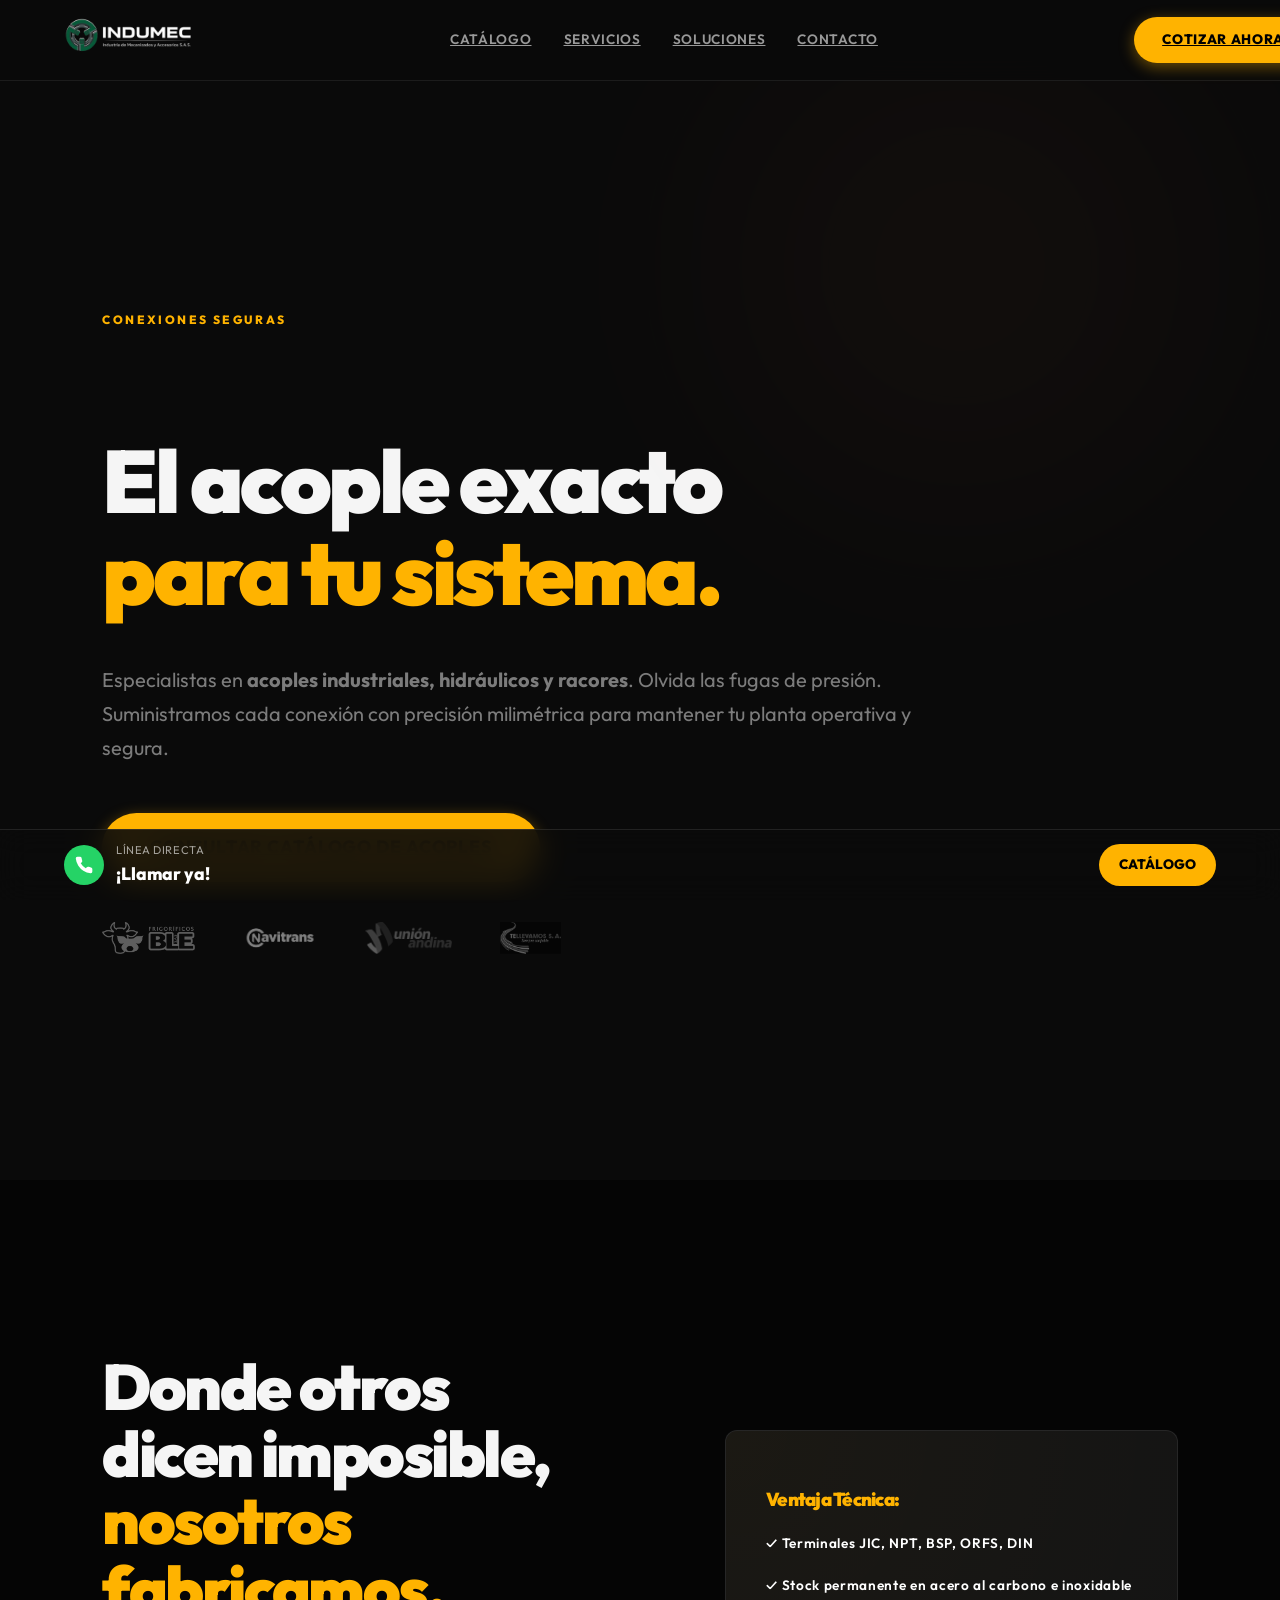
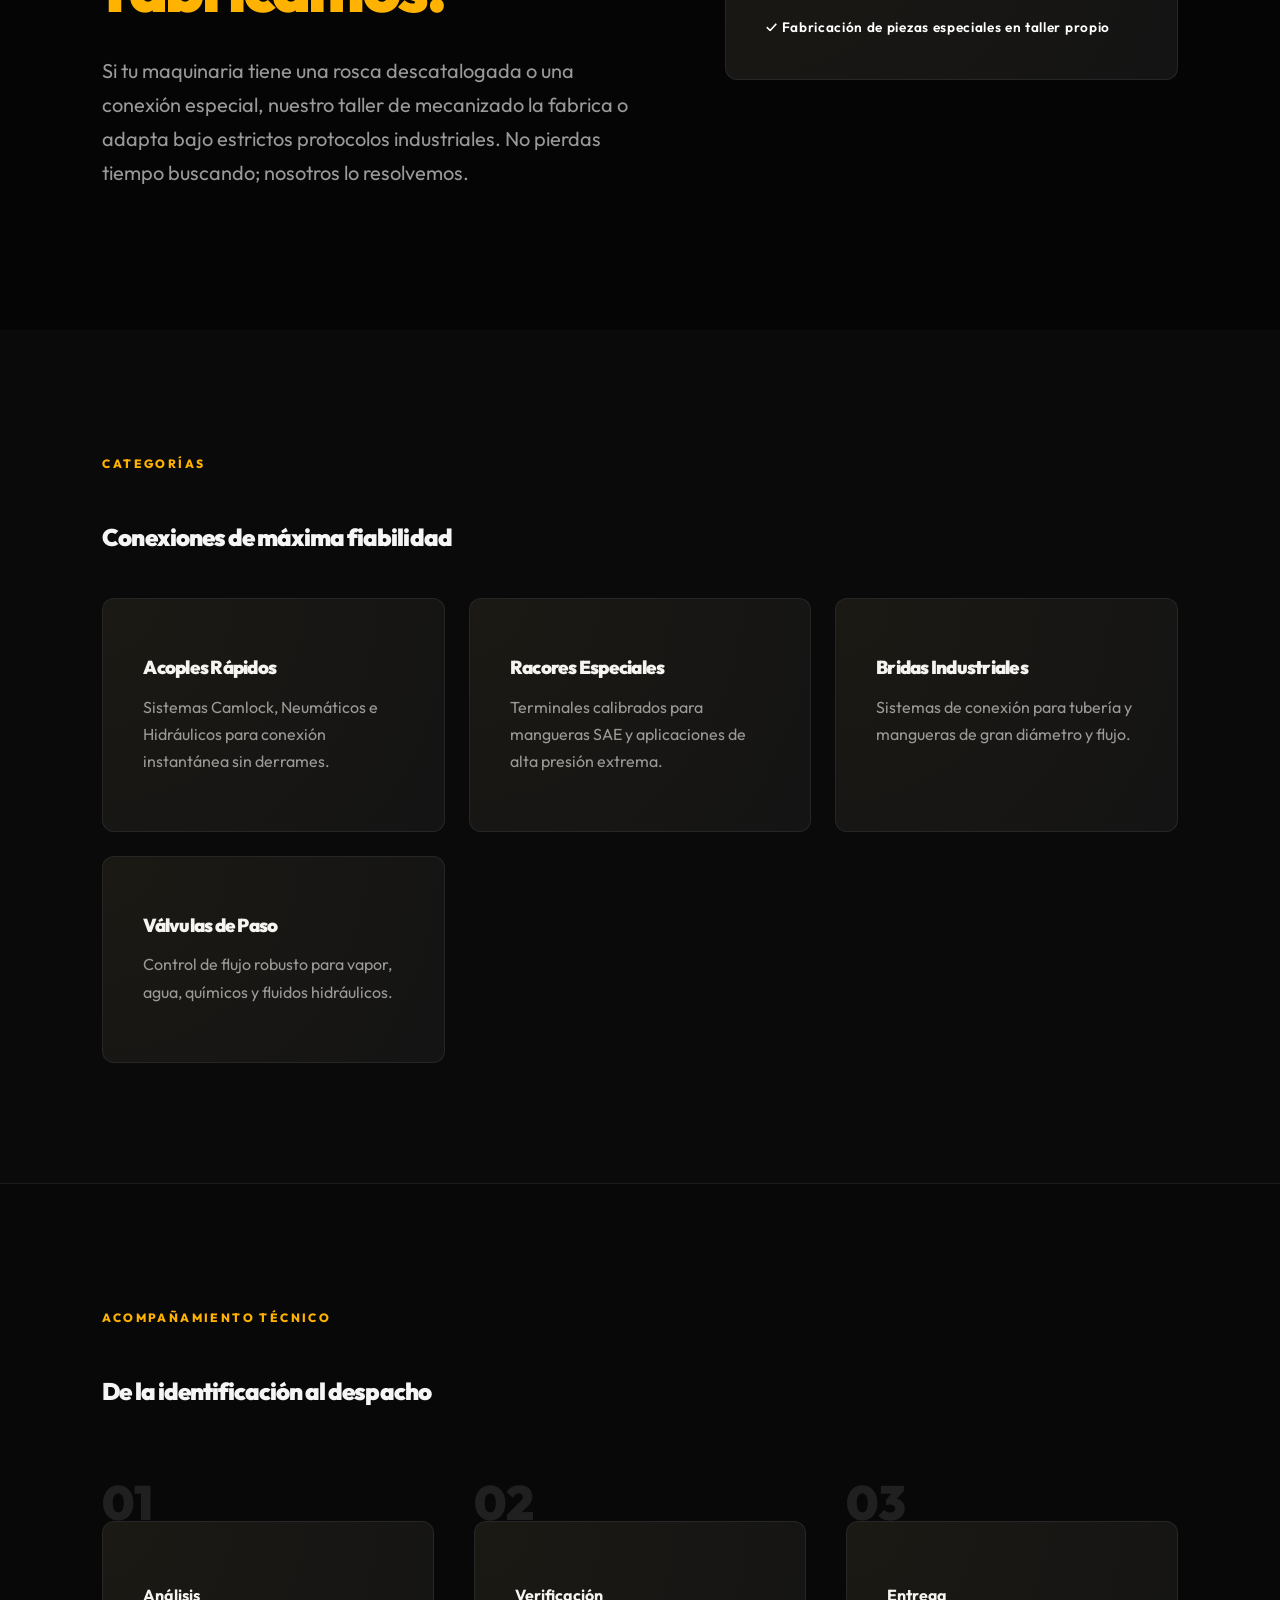
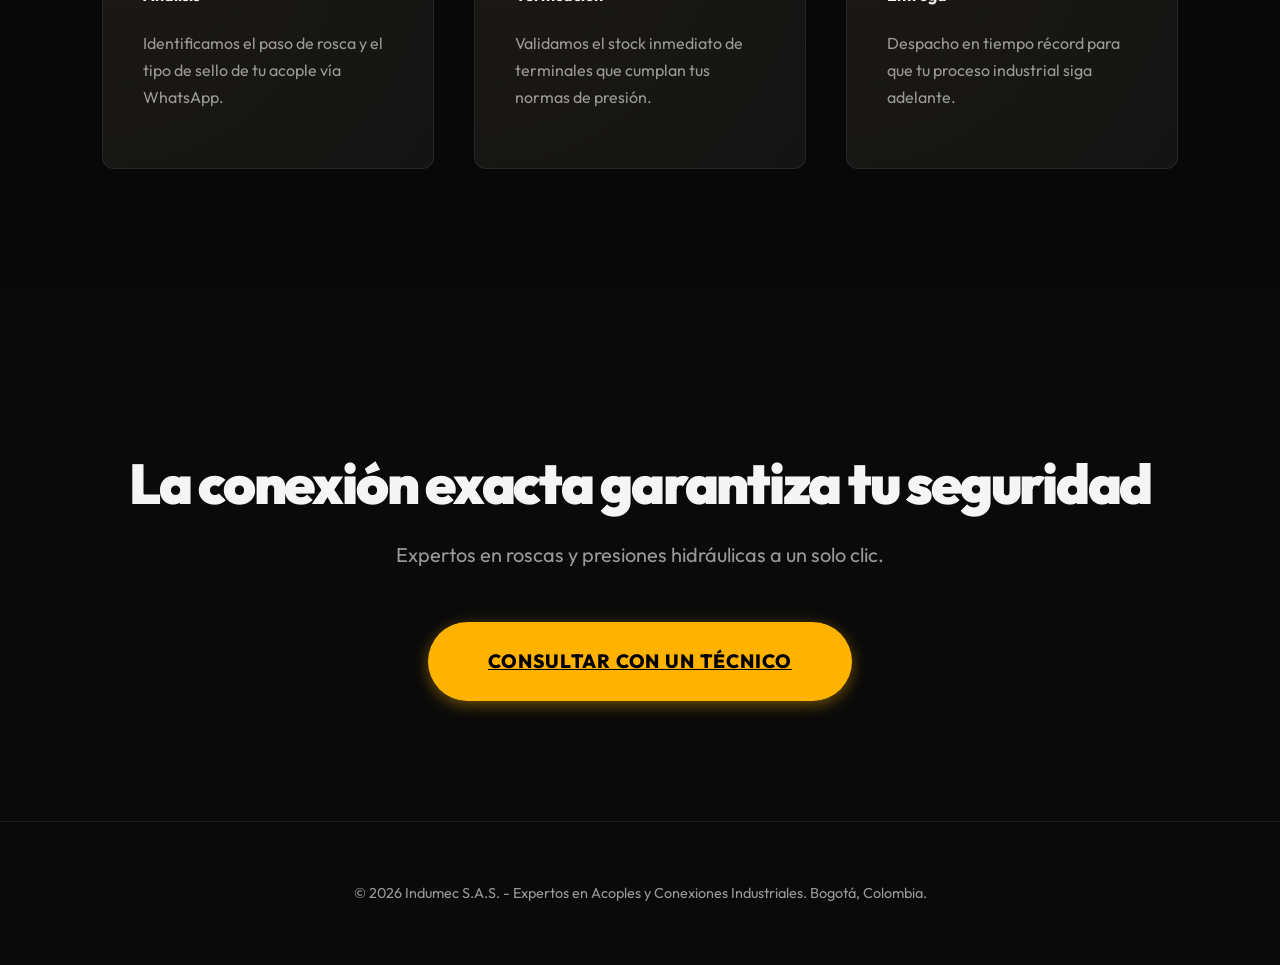
<file: acoples-industriales.html>
<!DOCTYPE html>
<html lang="es">
<head>
  <!-- Google Tag Manager -->
  <script>(function(w,d,s,l,i){w[l]=w[l]||[];w[l].push({'gtm.start':
  new Date().getTime(),event:'gtm.js'});var f=d.getElementsByTagName(s)[0],
  j=d.createElement(s),dl=l!='dataLayer'?'&l='+l:'';j.async=true;j.src=
  'https://www.googletagmanager.com/gtm.js?id='+i+dl;f.parentNode.insertBefore(j,f);
  })(window,document,'script','dataLayer','GTM-NZ4556RZ');</script>
  <!-- End Google Tag Manager -->

  <meta charset="UTF-8">
  <meta name="viewport" content="width=device-width, initial-scale=1.0">
  <title>Acoples Industriales e Hidráulicos en Bogotá | Indumec S.A.S.</title>
  <meta name="description" content="Extenso catálogo de acoples industriales, conexiones hidráulicas, racores y bridas en Bogotá. Fabricación y entrega inmediata garantizada.">
  <link rel="canonical" href="https://www.indumec.com.co/acoples-industriales" />
  
  <!-- CSS Premium -->
  <link rel="stylesheet" href="css/landings_premium.css">

  <style>
    .hero-landing { min-height: 100dvh; display: flex; flex-direction: column; justify-content: center; }
    .hero-claim span { color: var(--pc-accent); }
    .hero-bg-glow { background: radial-gradient(circle, rgba(232,124,93,0.3) 0%, transparent 70%); }
    
    .proof-grid {
      display: flex;
      flex-wrap: wrap;
      gap: 48px;
      align-items: center;
      opacity: 0.6;
      margin-top: 40px;
    }
    .proof-grid img { height: 32px; filter: grayscale(1) invert(1); opacity: 0.8; }
    
    .solution-grid {
      display: grid;
      grid-template-columns: repeat(auto-fit, minmax(280px, 1fr));
      gap: 24px;
      margin-top: 40px;
    }

    .process-timeline {
      display: grid;
      grid-template-columns: repeat(auto-fit, minmax(200px, 1fr));
      gap: 40px;
      margin-top: 60px;
      position: relative;
    }
  </style>
</head>
<body>
  <!-- GTM noscript -->
  <noscript><iframe src="https://www.googletagmanager.com/ns.html?id=GTM-NZ4556RZ" height="0" width="0" style="display:none;visibility:hidden"></iframe></noscript>

  <!-- PREMIUM HEADER -->
  <header class="premium-header">
    <div class="header-left">
      <a href="index">
        <img src="assets/logo-white.png" alt="Acoples Industriales" class="header-logo">
      </a>
    </div>
    
    <nav class="header-nav">
      <a href="catalogo" class="nav-item">Catálogo</a>
      <a href="index#categorias" class="nav-item">Servicios</a>
      <a href="index#soluciones" class="nav-item">Soluciones</a>
      <a href="index#contacto" class="nav-item">Contacto</a>
    </nav>
    
    <div class="header-right">
      <a href="https://wa.me/573222503564?text=Urgente%3A%20Necesito%20acoples%20industriales%20en%20Bogotá" class="btn-premium" target="_blank" rel="noopener">
        <span>COTIZAR AHORA</span>
        <svg width="20" height="20" viewBox="0 0 24 24" fill="none" stroke="currentColor" stroke-width="2.5" stroke-linecap="round" stroke-linejoin="round"><path d="M5 12h14m-7-7 7 7-7 7"/></svg>
      </a>
    </div>
  </header>

  <main>
    <!-- HERO SECTION -->
    <section class="hero-landing">
      <div class="hero-bg-glow"></div>
      <div class="hero-content">
        <span class="section-label">Conexiones Seguras</span>
        <h1 class="hero-claim">El acople exacto<br><span>para tu sistema.</span></h1>
        <p class="hero-subtitle">Especialistas en <strong>acoples industriales, hidráulicos y racores</strong>. Olvida las fugas de presión. Suministramos cada conexión con precisión milimétrica para mantener tu planta operativa y segura.</p>
        
        <div class="hero-ctas">
          <a href="https://wa.me/573222503564?text=Necesito%20acoples%20industriales%20e%20hidráulicos%20en%20Bogotá" class="btn-premium" style="padding: 20px 48px; font-size: 1.1rem;" target="_blank" rel="noopener">
            <span>Consultar catálogo de acoples</span>
          </a>
        </div>

        <div class="proof-grid">
          <img src="assets/FrigorificosBLElogo.png" alt="Frigorificos BLE">
          <img src="assets/NavitransLOGO.png" alt="Navitrans">
          <img src="assets/Unionandinalogo.png" alt="Union Andina">
          <img src="assets/Tellevamossas.png" alt="Te Llevamos SAS">
        </div>
      </div>
    </section>

    <!-- DIFFERENTIATOR SECTION -->
    <section class="section-premium" style="background: #050505;">
      <div class="section-inner" style="display: grid; grid-template-columns: 1.2fr 1fr; gap: 80px; align-items: center;">
        <div class="diff-visual">
          <h2 style="font-size: clamp(2rem, 5vw, 4rem); margin-bottom: 32px;">Donde otros dicen imposible, <span style="color: var(--pc-accent);">nosotros fabricamos.</span></h2>
          <p style="font-size: 1.25rem;">Si tu maquinaria tiene una rosca descatalogada o una conexión especial, nuestro taller de mecanizado la fabrica o adapta bajo estrictos protocolos industriales. No pierdas tiempo buscando; nosotros lo resolvemos.</p>
        </div>
        <div class="card-premium">
          <h3 style="color: var(--pc-accent); margin-bottom: 24px;">Ventaja Técnica:</h3>
          <ul style="list-style: none; padding: 0; margin: 0; display: grid; gap: 20px;">
            <li class="nav-item" style="text-transform: none; color: white;">✓ Terminales JIC, NPT, BSP, ORFS, DIN</li>
            <li class="nav-item" style="text-transform: none; color: white;">✓ Stock permanente en acero al carbono e inoxidable</li>
            <li class="nav-item" style="text-transform: none; color: white;">✓ Fabricación de piezas especiales en taller propio</li>
          </ul>
        </div>
      </div>
    </section>

    <!-- SOLUTIONS GRID -->
    <section class="section-premium">
      <span class="section-label">Categorías</span>
      <h2 style="margin-bottom: 48px;">Conexiones de máxima fiabilidad</h2>
      
      <div class="solution-grid">
        <div class="card-premium">
          <h3>Acoples Rápidos</h3>
          <p>Sistemas Camlock, Neumáticos e Hidráulicos para conexión instantánea sin derrames.</p>
        </div>
        <div class="card-premium">
          <h3>Racores Especiales</h3>
          <p>Terminales calibrados para mangueras SAE y aplicaciones de alta presión extrema.</p>
        </div>
        <div class="card-premium">
          <h3>Bridas Industriales</h3>
          <p>Sistemas de conexión para tubería y mangueras de gran diámetro y flujo.</p>
        </div>
        <div class="card-premium">
          <h3>Válvulas de Paso</h3>
          <p>Control de flujo robusto para vapor, agua, químicos y fluidos hidráulicos.</p>
        </div>
      </div>
    </section>

    <!-- PROCESS SECTION -->
    <section class="section-premium" style="background: #080808; border-top: 1px solid var(--pc-border);">
      <span class="section-label">Acompañamiento Técnico</span>
      <h2>De la identificación al despacho</h2>
      
      <div class="process-timeline">
        <div class="step-card">
          <div style="font-size: 3rem; font-weight: 900; opacity: 0.1; margin-bottom: -40px;">01</div>
          <div class="card-premium" style="margin-top: 20px;">
            <h4>Análisis</h4>
            <p>Identificamos el paso de rosca y el tipo de sello de tu acople vía WhatsApp.</p>
          </div>
        </div>
        <div class="step-card">
          <div style="font-size: 3rem; font-weight: 900; opacity: 0.1; margin-bottom: -40px;">02</div>
          <div class="card-premium" style="margin-top: 20px;">
            <h4>Verificación</h4>
            <p>Validamos el stock inmediato de terminales que cumplan tus normas de presión.</p>
          </div>
        </div>
        <div class="step-card">
          <div style="font-size: 3rem; font-weight: 900; opacity: 0.1; margin-bottom: -40px;">03</div>
          <div class="card-premium" style="margin-top: 20px;">
            <h4>Entrega</h4>
            <p>Despacho en tiempo récord para que tu proceso industrial siga adelante.</p>
          </div>
        </div>
      </div>
    </section>

    <!-- CLOSING CTA -->
    <section class="section-premium" style="text-align: center;">
      <h2 style="font-size: 3.5rem; margin-bottom: 24px;">La conexión exacta garantiza tu seguridad</h2>
      <p style="margin: 0 auto 50px auto; font-size: 1.25rem;">Expertos en roscas y presiones hidráulicas a un solo clic.</p>
      <a href="https://wa.me/573222503564?text=Necesito%20acoples%20industriales%20e%20hidráulicos%20ya" class="btn-premium" style="padding: 24px 60px; font-size: 1.2rem;" target="_blank" rel="noopener">
        <span>Consultar con un Técnico</span>
      </a>
    </section>
  </main>

  <footer style="padding: 60px 8vw; border-top: 1px solid var(--pc-border); color: var(--pc-text-dim); text-align: center; font-size: 0.9rem;">
    &copy; 2026 Indumec S.A.S. - Expertos en Acoples y Conexiones Industriales. Bogotá, Colombia.
  </footer>

  <!-- Bottom Sticky Bar -->
  <div class="bottom-sticky-bar" id="bottom-sticky-bar" style="position: fixed; bottom: 0; left: 0; right: 0; background: rgba(10,10,10,0.9); backdrop-filter: blur(15px); border-top: 1px solid rgba(255,255,255,0.1); padding: 12px 5vw; display: flex; justify-content: space-between; align-items: center; z-index: 1000;">
    <a href="tel:+573222503564" style="display: flex; align-items: center; gap: 12px; color: white; text-decoration: none;">
      <div style="background: #25D366; width: 40px; height: 40px; border-radius: 50%; display: flex; align-items: center; justify-content: center;">
        <svg width="20" height="20" viewBox="0 0 24 24" fill="white"><path d="M22 16.92v3a2 2 0 0 1-2.18 2 19.79 19.79 0 0 1-8.63-3.07 19.5 19.5 0 0 1-6-6 19.79 19.79 0 0 1-3.07-8.67A2 2 0 0 1 4.11 2h3a2 2 0 0 1 2 1.72 12.84 12.84 0 0 0 .7 2.81 2 2 0 0 1-.45 2.11L8.09 9.91a16 16 0 0 0 6 6l1.27-1.27a2 2 0 0 1 2.11-.45 12.84 12.84 0 0 0 2.81.7A2 2 0 0 1 22 16.92z"/></svg>
      </div>
      <div>
        <div style="font-size: 0.7rem; opacity: 0.6; text-transform: uppercase; letter-spacing: 0.05em;">Línea directa</div>
        <div style="font-weight: 800; font-size: 1.1rem;">¡Llamar ya!</div>
      </div>
    </a>
    <a href="catalogo" style="background: var(--pc-accent); color: #000; padding: 10px 20px; border-radius: 50px; font-weight: 800; font-size: 0.85rem; text-decoration: none; text-transform: uppercase;">Catálogo</a>
  </div>
</body>
</html>
</file>
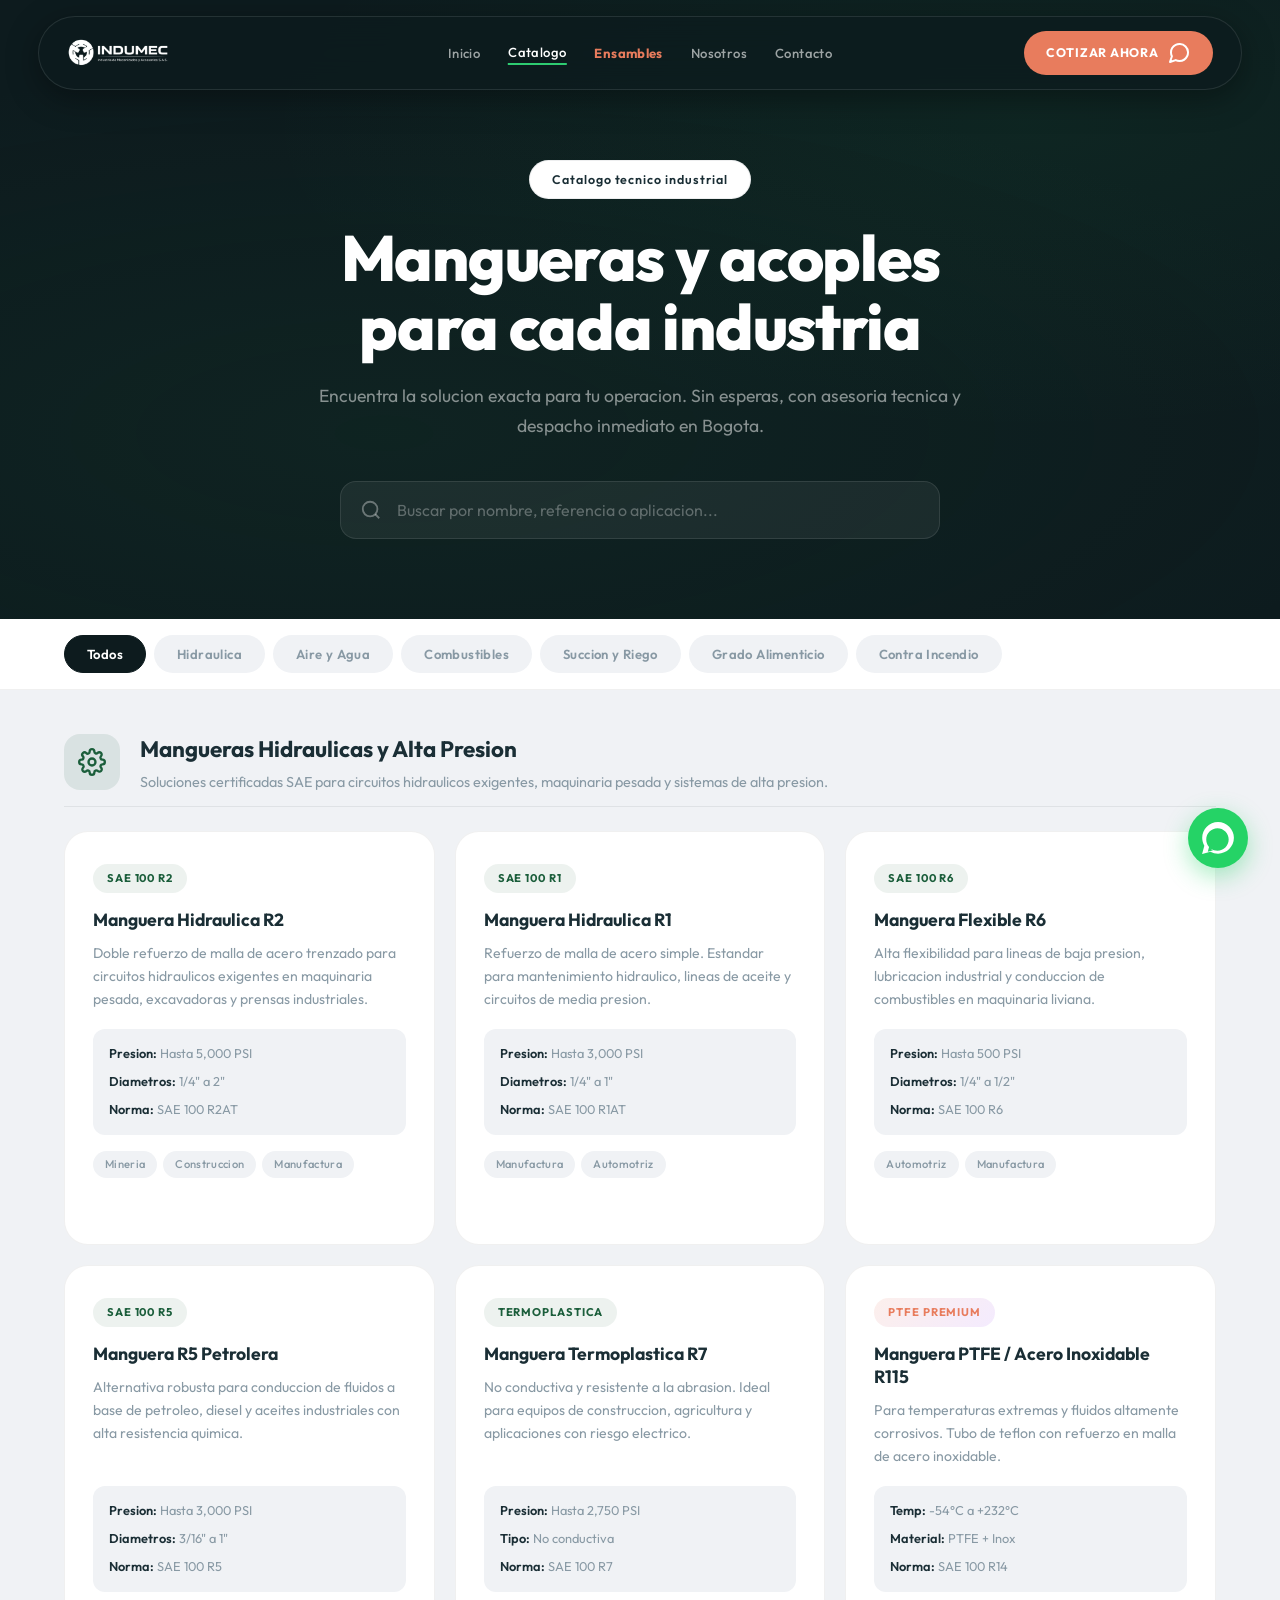
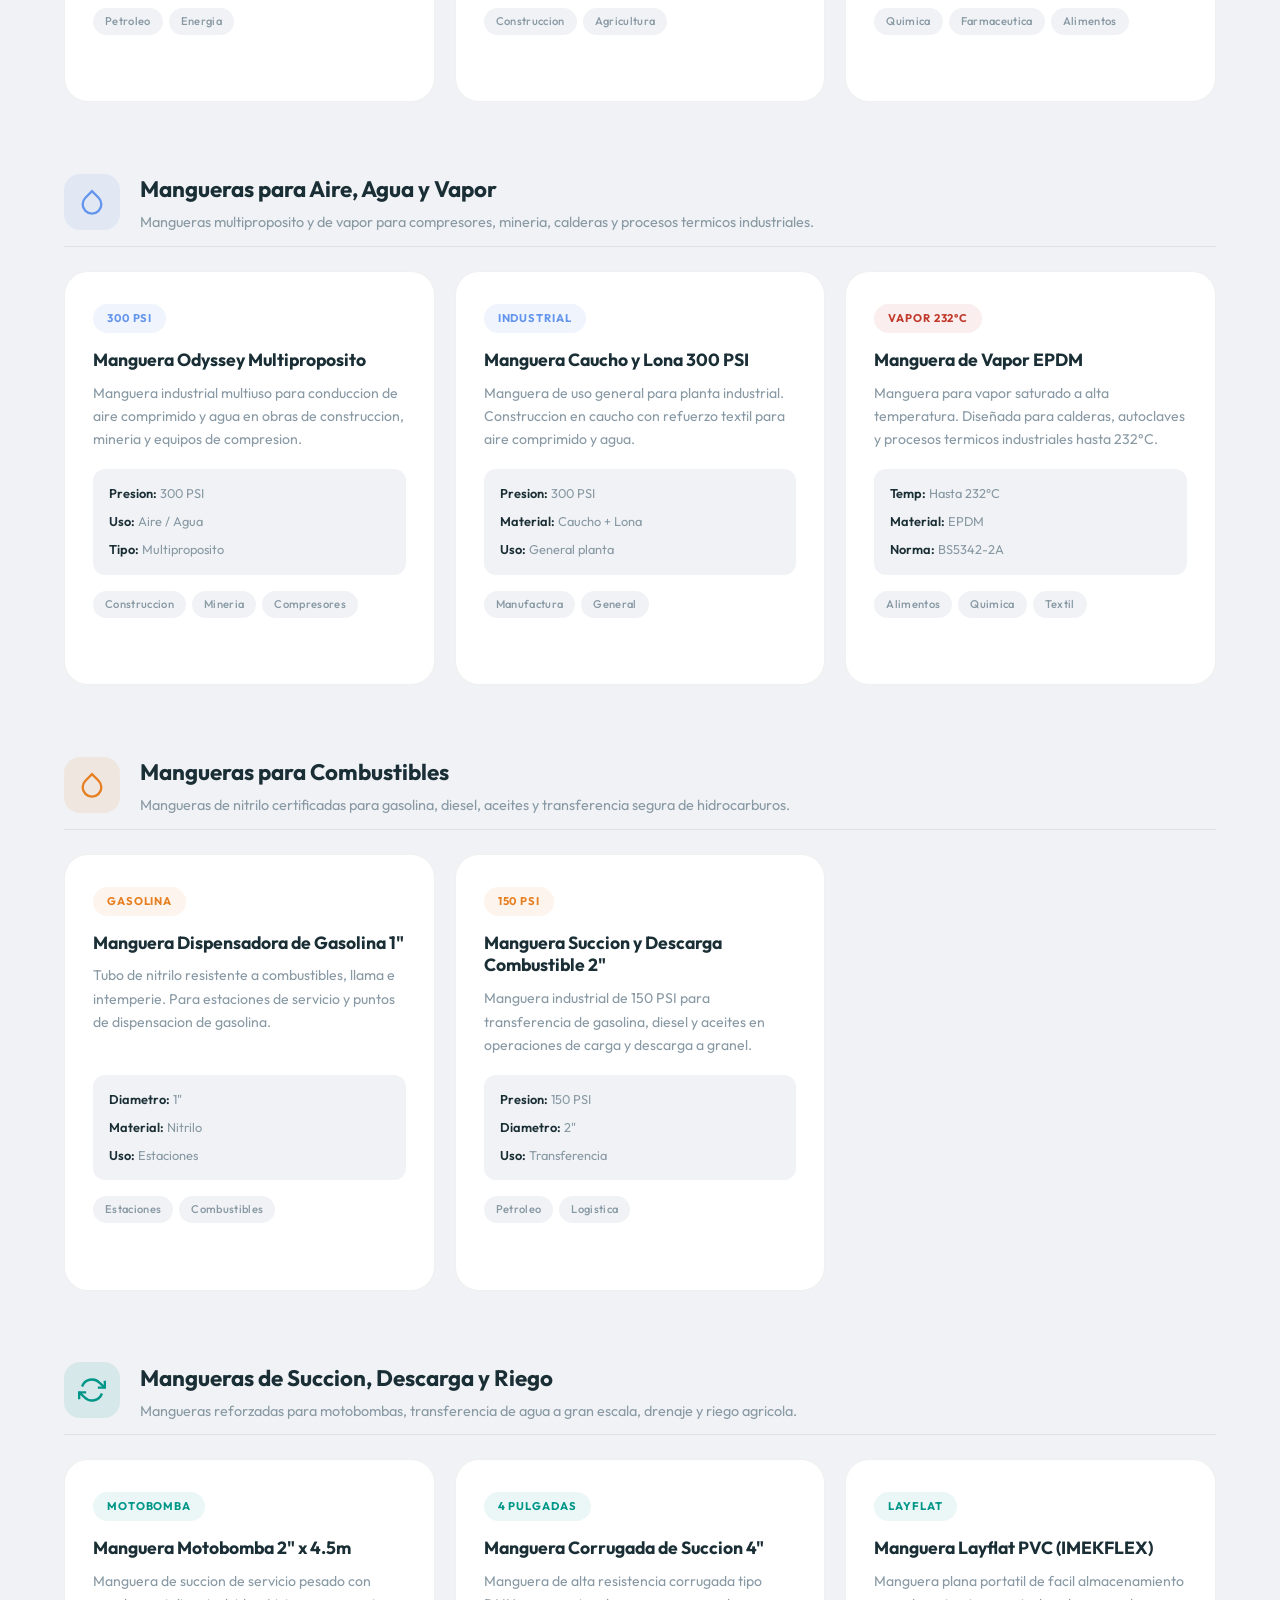
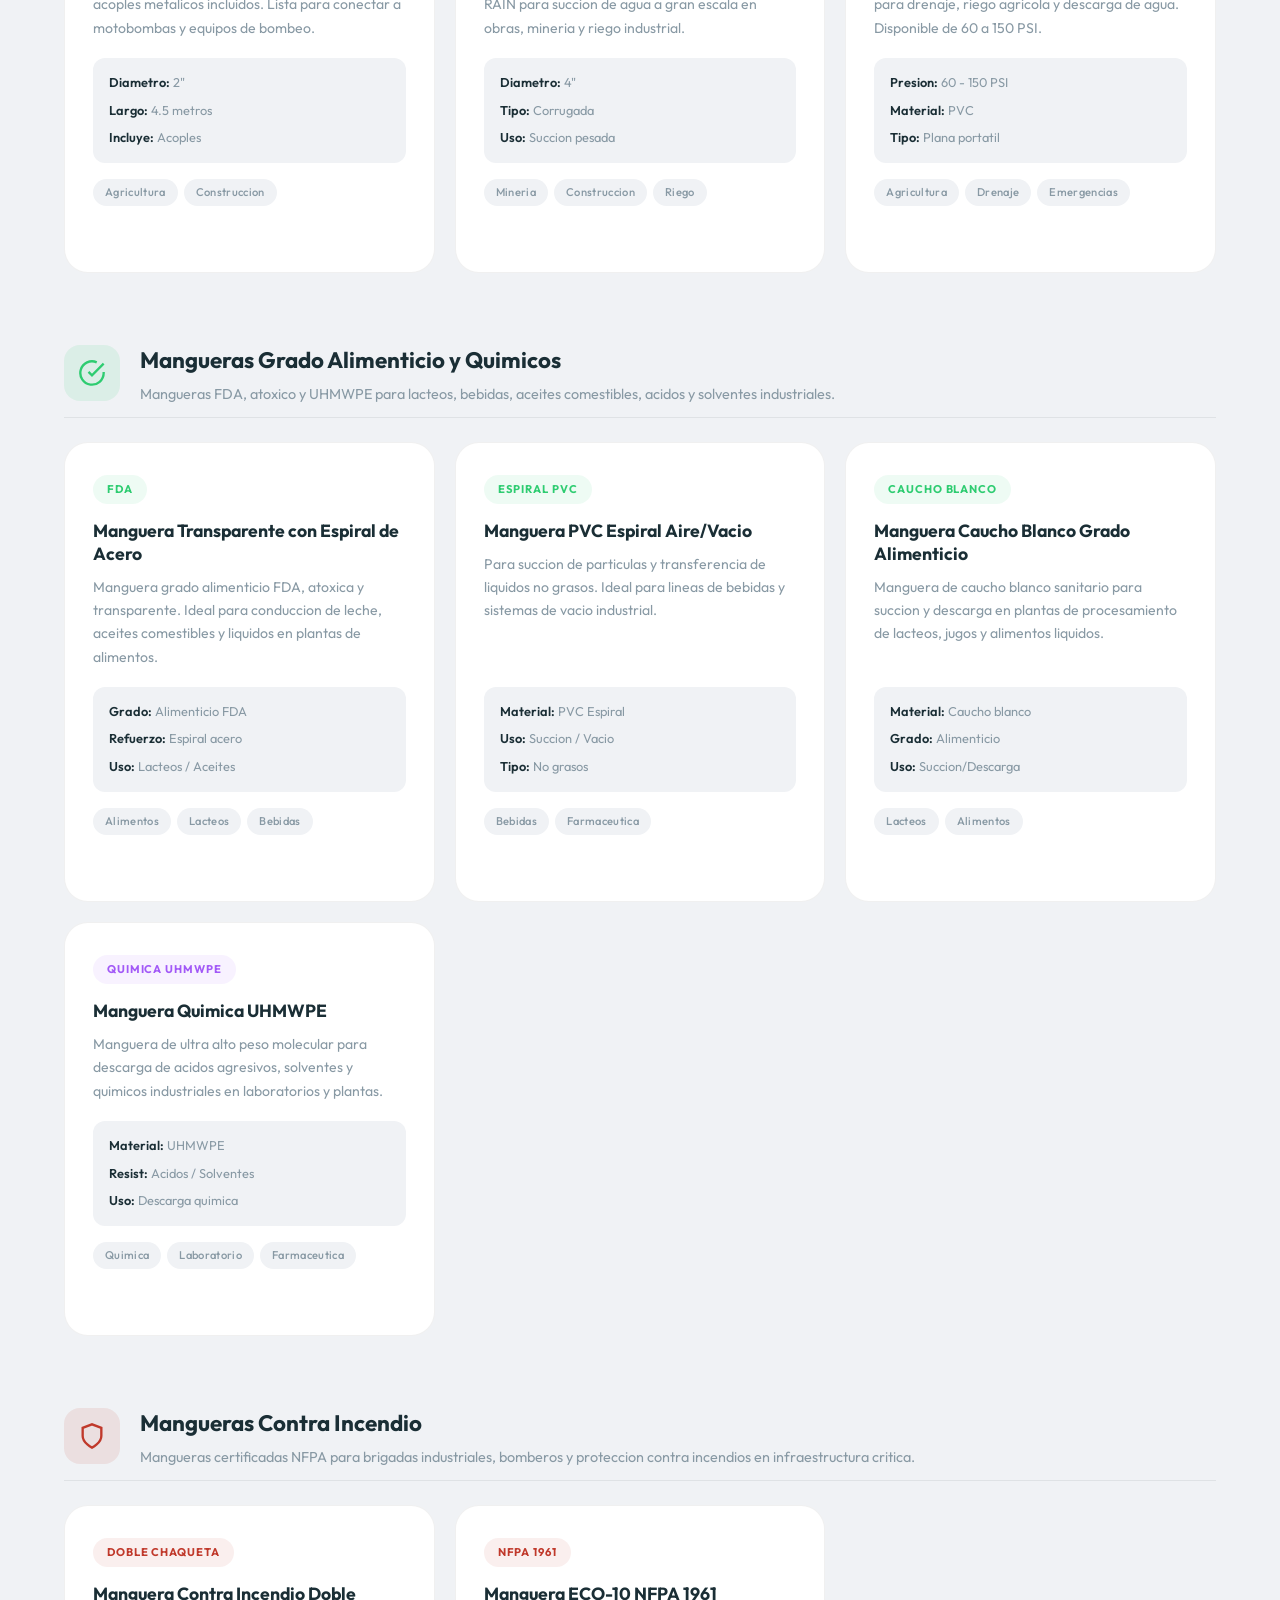
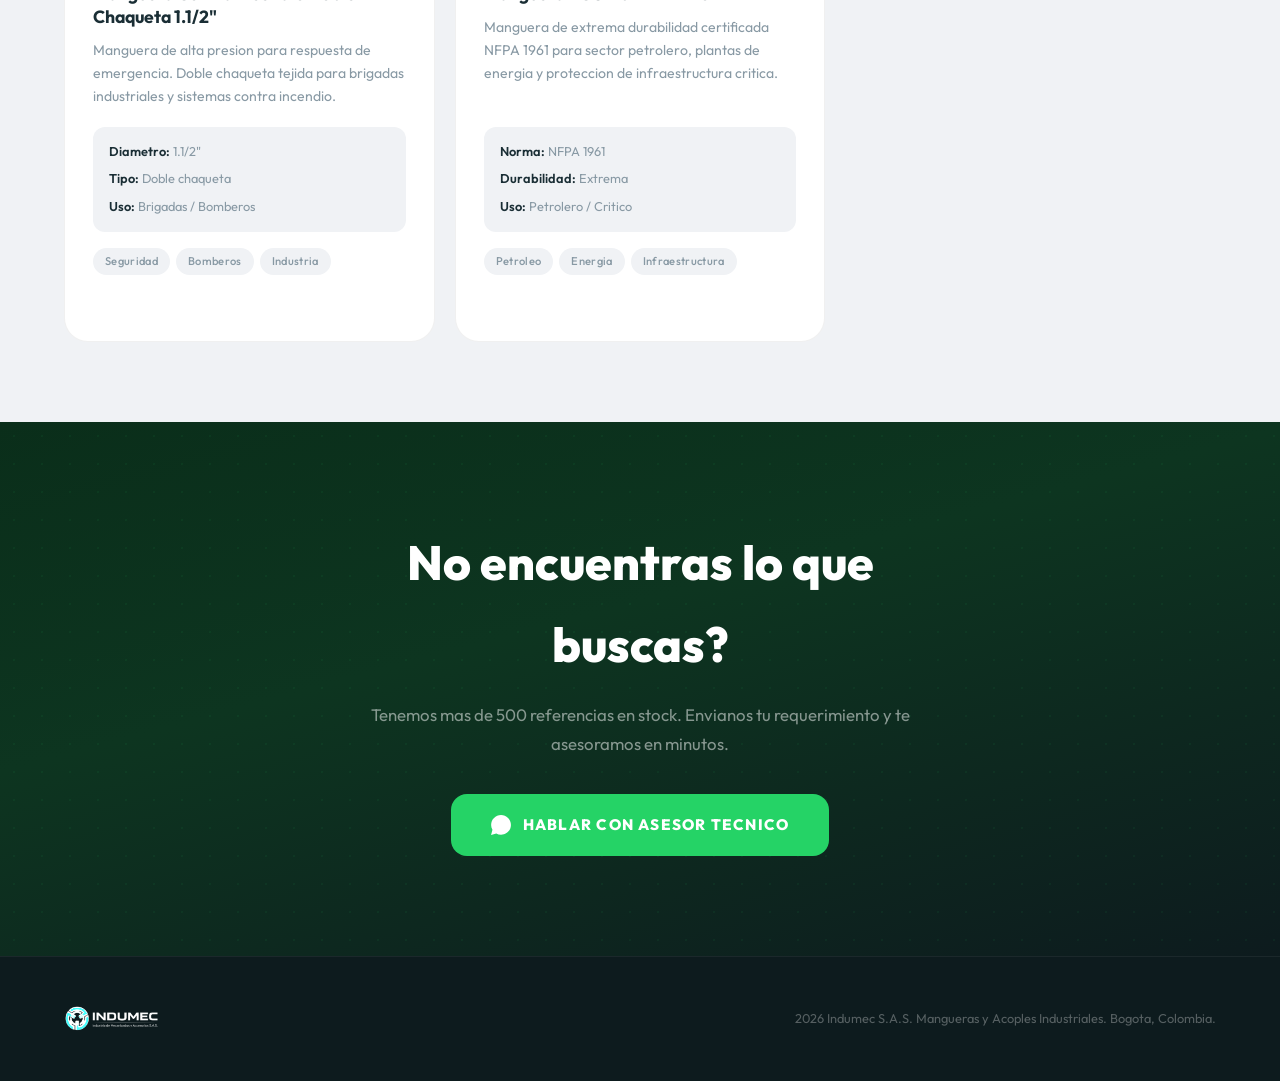
<file: catalogo.html>
<!DOCTYPE html>
<html lang="es">
<head>
  <meta charset="UTF-8">
  <meta name="viewport" content="width=device-width, initial-scale=1.0">
  <!-- SEO Principal -->
  <title>Catálogo de Mangueras y Acoples Industriales | Indumec Bogotá</title>
  <meta name="description" content="Catálogo completo de mangueras hidráulicas SAE 100, acoples industriales, mangueras para combustibles, vapor, succión y contra incendio. Despacho inmediato.">
  <meta name="keywords" content="mangueras hidraulicas SAE 100, acoples industriales, mangueras de vapor, mangueras contra incendio NFPA, mangueras grado alimenticio, mangueras para combustibles, catalogo industrial Bogota, Indumec">
  <meta name="author" content="Indumec S.A.S.">
  <meta name="robots" content="index, follow">
  <link rel="canonical" href="https://indumec.com.co/catalogo">

  <!-- Open Graph -->
  <meta property="og:title" content="Catálogo de Mangueras y Acoples | Indumec">
  <meta property="og:description" content="Encuentra la manguera o acople exacto. Catálogo técnico especializado con despacho inmediato en Bogotá.">
  <meta property="og:type" content="website">
  <meta property="og:url" content="https://indumec.com.co/catalogo">
  <meta property="og:site_name" content="Indumec">
  <meta property="og:locale" content="es_CO">
  <meta property="og:image" content="https://indumec.com.co/assets/og-image.jpg">

  <!-- Twitter Card -->
  <meta name="twitter:card" content="summary_large_image">
  <meta name="twitter:title" content="Catálogo Mangueras Industriales | Indumec">
  <meta name="twitter:description" content="Catálogo técnico de mangueras hidráulicas y acoples certificados.">
  <meta name="twitter:image" content="https://indumec.com.co/assets/og-image.jpg">

  <!-- Favicon -->
  <link rel="icon" type="image/png" sizes="32x32" href="/assets/favicon-32x32.png">
  <link rel="icon" type="image/png" sizes="16x16" href="/assets/favicon-16x16.png">
  <link rel="apple-touch-icon" href="/assets/apple-touch-icon.png">

  <!-- Preconnect para performance -->
  <link rel="preconnect" href="https://fonts.googleapis.com">
  <link rel="preconnect" href="https://fonts.gstatic.com" crossorigin>
  <link rel="preconnect" href="https://cdn.jsdelivr.net">

  <!-- Schema.org - LocalBusiness -->
  <script type="application/ld+json">
  {
    "@context": "https://schema.org",
    "@type": "LocalBusiness",
    "@id": "https://indumec.com.co/#localbusiness",
    "name": "Indumec S.A.S.",
    "description": "Catálogo completo de mangueras industriales, acoples hidráulicos y conexiones certificadas en Bogotá.",
    "url": "https://indumec.com.co/catalogo",
    "telephone": "+57-322-250-3564",
    "email": "info@indumec.com.co",
    "address": {
      "@type": "PostalAddress",
      "addressLocality": "Bogotá",
      "addressRegion": "Cundinamarca",
      "addressCountry": "CO"
    }
  }
  </script>

  <!-- Google Tag Manager -->
  <script>(function(w,d,s,l,i){w[l]=w[l]||[];w[l].push({'gtm.start':
  new Date().getTime(),event:'gtm.js'});var f=d.getElementsByTagName(s)[0],
  j=d.createElement(s),dl=l!='dataLayer'?'&l='+l:'';j.async=true;j.src=
  'https://www.googletagmanager.com/gtm.js?id='+i+dl;f.parentNode.insertBefore(j,f);
  })(window,document,'script','dataLayer','GTM-NZ4556RZ');</script>
  <!-- End Google Tag Manager -->

  <link rel="stylesheet" href="css/style.css">
  <link rel="stylesheet" href="css/catalogo.css">
</head>
<body class="catalog-body">
  <!-- Google Tag Manager (noscript) -->
  <noscript><iframe src="https://www.googletagmanager.com/ns.html?id=GTM-NZ4556RZ"
  height="0" width="0" style="display:none;visibility:hidden"></iframe></noscript>
  <!-- End Google Tag Manager (noscript) -->

  <!-- HEADER -->
  <header class="site-header" id="site-header">
    <button class="mobile-menu-btn" id="mobile-menu-btn" aria-label="Menu">
      <span></span><span></span><span></span>
    </button>
    
    <a href="index" class="logo-link"><img src="assets/logo-white.png" alt="Mangueras y Acoples Industriales" class="logo"></a>
    
    <nav class="site-nav" id="site-nav">
      <a href="index" class="nav-link">Inicio</a>
      <a href="catalogo" class="nav-link" style="color:white; border-bottom: 2px solid var(--green-glow);">Catalogo</a>
      <a href="ensambles-hidraulicos-bogota" class="nav-link" style="color: var(--accent); font-weight: 700;">Ensambles</a>
      <a href="index#porque" class="nav-link">Nosotros</a>
      <a href="index#contacto" class="nav-link">Contacto</a>
    </nav>
    
    <a  href="https://wa.me/573222503564?text=Hola%2C%20necesito%20cotizar%20productos%20del%20catalogo%20Indumec" class="header-cta desktop-cta" target="_blank" rel="noopener">
      <div class="cta-text">
        <span>COTIZAR</span>
        <span>AHORA</span>
      </div>
      <svg class="cta-icon" width="24" height="24" viewBox="0 0 24 24" fill="none" stroke="white" stroke-width="2" stroke-linecap="round" stroke-linejoin="round"><path d="M21 11.5a8.38 8.38 0 0 1-.9 3.8 8.5 8.5 0 0 1-7.6 4.7 8.38 8.38 0 0 1-3.8-.9L3 21l1.9-5.7a8.38 8.38 0 0 1-.9-3.8 8.5 8.5 0 0 1 4.7-7.6 8.38 8.38 0 0 1 3.8-.9h.5a8.48 8.48 0 0 1 8 8v.5z"/></svg>
    </a>
    <a  href="https://wa.me/573222503564?text=Hola%2C%20necesito%20cotizar%20productos%20del%20catalogo%20Indumec" class="mobile-wa-cta" target="_blank" aria-label="WhatsApp" rel="noopener">
      <svg width="28" height="28" viewBox="0 0 24 24" fill="white"><path d="M.057 24l1.687-6.163c-1.041-1.804-1.588-3.849-1.588-5.946 0-6.556 5.332-11.888 11.888-11.888 3.176 0 6.161 1.237 8.404 3.48s3.481 5.229 3.481 8.406c0 6.556-5.333 11.888-11.888 11.888-2.01 0-3.986-.51-5.742-1.477l-6.142 1.7zm6.392-3.873c1.552.921 3.326 1.41 5.14 1.41 4.636 0 8.41-3.773 8.41-8.41 0-2.247-.874-4.358-2.46-5.945-1.588-1.588-3.7-2.462-5.948-2.462-4.636 0-8.41 3.774-8.41 8.41 0 1.903.644 3.753 1.826 5.24l.277.397-.946 3.453 3.54-.929.571.236z"/></svg>
    </a>
  </header>

  <!-- CATALOG HERO -->
  <section class="cat-hero">
    <div class="cat-hero-bg"></div>
    <div class="cat-hero-inner">
      <span class="pill-badge">Catalogo tecnico industrial</span>
      <h1 class="cat-hero-title">Mangueras y acoples<br>para cada industria</h1>
      <p class="cat-hero-sub">Encuentra la solucion exacta para tu operacion. Sin esperas, con asesoria tecnica y despacho inmediato en Bogota.</p>
      <!-- Search Bar -->
      <div class="cat-search-wrap">
        <svg class="cat-search-icon" width="22" height="22" viewBox="0 0 24 24" fill="none" stroke="currentColor" stroke-width="2"><circle cx="11" cy="11" r="8"/><line x1="21" y1="21" x2="16.65" y2="16.65"/></svg>
        <input type="text" id="cat-search" class="cat-search-input" placeholder="Buscar por nombre, referencia o aplicacion..." autocomplete="off">
        <span class="cat-search-hint" id="cat-search-count"></span>
      </div>
    </div>
  </section>

  <!-- CATEGORY FILTERS -->
  <div class="cat-filters-bar" id="cat-filters">
    <div class="cat-filters-inner">
      <button class="cat-filter active" data-filter="all">Todos</button>
      <button class="cat-filter" data-filter="hidraulica">Hidraulica</button>
      <button class="cat-filter" data-filter="aire-agua">Aire y Agua</button>
      <button class="cat-filter" data-filter="combustibles">Combustibles</button>
      <button class="cat-filter" data-filter="succion">Succion y Riego</button>
      <button class="cat-filter" data-filter="alimenticia">Grado Alimenticio</button>
      <button class="cat-filter" data-filter="incendio">Contra Incendio</button>
    </div>
  </div>

  <!-- CATALOG GRID -->
  <main class="cat-main">
    <div class="cat-grid" id="cat-grid">

      <!-- ==========================================
           CATEGORY 1: HIDRAULICA & ALTA PRESION
           ========================================== -->
      <div class="cat-category-header" data-category="hidraulica" id="sec-hidraulica">
        <div class="cat-cat-icon">
          <svg width="28" height="28" viewBox="0 0 24 24" fill="none" stroke="currentColor" stroke-width="2"><circle cx="12" cy="12" r="3"/><path d="M19.4 15a1.65 1.65 0 0 0 .33 1.82l.06.06a2 2 0 1 1-2.83 2.83l-.06-.06A1.65 1.65 0 0 0 15 19.4a1.65 1.65 0 0 0-1 1.51V21a2 2 0 1 1-4 0v-.09A1.65 1.65 0 0 0 9 19.4a1.65 1.65 0 0 0-1.82.33l-.06.06a2 2 0 1 1-2.83-2.83l.06-.06A1.65 1.65 0 0 0 4.68 15a1.65 1.65 0 0 0-1.51-1H3a2 2 0 1 1 0-4h.09A1.65 1.65 0 0 0 4.6 9a1.65 1.65 0 0 0-.33-1.82l-.06-.06a2 2 0 1 1 2.83-2.83l.06.06A1.65 1.65 0 0 0 9 4.68a1.65 1.65 0 0 0 1-1.51V3a2 2 0 1 1 4 0v.09a1.65 1.65 0 0 0 1 1.51 1.65 1.65 0 0 0 1.82-.33l.06-.06a2 2 0 1 1 2.83 2.83l-.06.06A1.65 1.65 0 0 0 19.4 9a1.65 1.65 0 0 0 1.51 1H21a2 2 0 1 1 0 4h-.09a1.65 1.65 0 0 0-1.51 1z"/></svg>
        </div>
        <div>
          <h2>Mangueras Hidraulicas y Alta Presion</h2>
          <p>Soluciones certificadas SAE para circuitos hidraulicos exigentes, maquinaria pesada y sistemas de alta presion.</p>
        </div>
      </div>

      <a  href="https://wa.me/573222503564?text=Hola%2C%20necesito%20cotizar%20manguera%20hidraulica%20SAE%20100%20R2%20para%20circuito%20hidraulico" target="_blank" class="cat-card" data-category="hidraulica" data-keywords="manguera hidraulica R2 SAE 100 doble malla alta presion maquinaria pesada" rel="noopener">
        <div class="cat-card-badge">SAE 100 R2</div>
        <h3 class="cat-card-title">Manguera Hidraulica R2</h3>
        <p class="cat-card-desc">Doble refuerzo de malla de acero trenzado para circuitos hidraulicos exigentes en maquinaria pesada, excavadoras y prensas industriales.</p>
        <div class="cat-card-specs">
          <span class="cat-spec"><strong>Presion:</strong> Hasta 5,000 PSI</span>
          <span class="cat-spec"><strong>Diametros:</strong> 1/4" a 2"</span>
          <span class="cat-spec"><strong>Norma:</strong> SAE 100 R2AT</span>
        </div>
        <div class="cat-card-tags">
          <span>Mineria</span><span>Construccion</span><span>Manufactura</span>
        </div>
        <span class="cat-card-cta">Cotizar ahora &rarr;</span>
      </a>

      <a  href="https://wa.me/573222503564?text=Hola%2C%20necesito%20cotizar%20manguera%20hidraulica%20SAE%20100%20R1%20para%20mantenimiento" target="_blank" class="cat-card" data-category="hidraulica" data-keywords="manguera hidraulica R1 SAE 100 mantenimiento aceite lineas hidraulicas" rel="noopener">
        <div class="cat-card-badge">SAE 100 R1</div>
        <h3 class="cat-card-title">Manguera Hidraulica R1</h3>
        <p class="cat-card-desc">Refuerzo de malla de acero simple. Estandar para mantenimiento hidraulico, lineas de aceite y circuitos de media presion.</p>
        <div class="cat-card-specs">
          <span class="cat-spec"><strong>Presion:</strong> Hasta 3,000 PSI</span>
          <span class="cat-spec"><strong>Diametros:</strong> 1/4" a 1"</span>
          <span class="cat-spec"><strong>Norma:</strong> SAE 100 R1AT</span>
        </div>
        <div class="cat-card-tags">
          <span>Manufactura</span><span>Automotriz</span>
        </div>
        <span class="cat-card-cta">Cotizar ahora &rarr;</span>
      </a>

      <a  href="https://wa.me/573222503564?text=Hola%2C%20necesito%20cotizar%20manguera%20SAE%20100%20R6%20para%20lubricacion%20y%20combustible" target="_blank" class="cat-card" data-category="hidraulica" data-keywords="manguera R6 SAE 100 baja presion lubricacion combustible flexible" rel="noopener">
        <div class="cat-card-badge">SAE 100 R6</div>
        <h3 class="cat-card-title">Manguera Flexible R6</h3>
        <p class="cat-card-desc">Alta flexibilidad para lineas de baja presion, lubricacion industrial y conduccion de combustibles en maquinaria liviana.</p>
        <div class="cat-card-specs">
          <span class="cat-spec"><strong>Presion:</strong> Hasta 500 PSI</span>
          <span class="cat-spec"><strong>Diametros:</strong> 1/4" a 1/2"</span>
          <span class="cat-spec"><strong>Norma:</strong> SAE 100 R6</span>
        </div>
        <div class="cat-card-tags">
          <span>Automotriz</span><span>Manufactura</span>
        </div>
        <span class="cat-card-cta">Cotizar ahora &rarr;</span>
      </a>

      <a  href="https://wa.me/573222503564?text=Hola%2C%20necesito%20cotizar%20manguera%20SAE%20100%20R5%20para%20fluidos%20a%20base%20de%20petroleo" target="_blank" class="cat-card" data-category="hidraulica" data-keywords="manguera R5 SAE 100 petroleo diesel aceite fluidos robusta" rel="noopener">
        <div class="cat-card-badge">SAE 100 R5</div>
        <h3 class="cat-card-title">Manguera R5 Petrolera</h3>
        <p class="cat-card-desc">Alternativa robusta para conduccion de fluidos a base de petroleo, diesel y aceites industriales con alta resistencia quimica.</p>
        <div class="cat-card-specs">
          <span class="cat-spec"><strong>Presion:</strong> Hasta 3,000 PSI</span>
          <span class="cat-spec"><strong>Diametros:</strong> 3/16" a 1"</span>
          <span class="cat-spec"><strong>Norma:</strong> SAE 100 R5</span>
        </div>
        <div class="cat-card-tags">
          <span>Petroleo</span><span>Energia</span>
        </div>
        <span class="cat-card-cta">Cotizar ahora &rarr;</span>
      </a>

      <a  href="https://wa.me/573222503564?text=Hola%2C%20necesito%20cotizar%20manguera%20termoplastica%20R7%20para%20construccion" target="_blank" class="cat-card" data-category="hidraulica" data-keywords="manguera R7 termoplastica no conductiva abrasion construccion agricultura" rel="noopener">
        <div class="cat-card-badge">Termoplastica</div>
        <h3 class="cat-card-title">Manguera Termoplastica R7</h3>
        <p class="cat-card-desc">No conductiva y resistente a la abrasion. Ideal para equipos de construccion, agricultura y aplicaciones con riesgo electrico.</p>
        <div class="cat-card-specs">
          <span class="cat-spec"><strong>Presion:</strong> Hasta 2,750 PSI</span>
          <span class="cat-spec"><strong>Tipo:</strong> No conductiva</span>
          <span class="cat-spec"><strong>Norma:</strong> SAE 100 R7</span>
        </div>
        <div class="cat-card-tags">
          <span>Construccion</span><span>Agricultura</span>
        </div>
        <span class="cat-card-cta">Cotizar ahora &rarr;</span>
      </a>

      <a  href="https://wa.me/573222503564?text=Hola%2C%20necesito%20cotizar%20manguera%20PTFE%20R115%20para%20quimicos%20y%20temperatura%20extrema" target="_blank" class="cat-card" data-category="hidraulica" data-keywords="manguera PTFE R115 acero inoxidable temperatura extrema quimicos corrosivos teflon" rel="noopener">
        <div class="cat-card-badge cat-card-badge-premium">PTFE Premium</div>
        <h3 class="cat-card-title">Manguera PTFE / Acero Inoxidable R115</h3>
        <p class="cat-card-desc">Para temperaturas extremas y fluidos altamente corrosivos. Tubo de teflon con refuerzo en malla de acero inoxidable.</p>
        <div class="cat-card-specs">
          <span class="cat-spec"><strong>Temp:</strong> -54°C a +232°C</span>
          <span class="cat-spec"><strong>Material:</strong> PTFE + Inox</span>
          <span class="cat-spec"><strong>Norma:</strong> SAE 100 R14</span>
        </div>
        <div class="cat-card-tags">
          <span>Quimica</span><span>Farmaceutica</span><span>Alimentos</span>
        </div>
        <span class="cat-card-cta">Cotizar ahora &rarr;</span>
      </a>

      <!-- ==========================================
           CATEGORY 2: AIRE, AGUA Y VAPOR
           ========================================== -->
      <div class="cat-category-header" data-category="aire-agua" id="sec-aire-agua">
        <div class="cat-cat-icon icon-blue">
          <svg width="28" height="28" viewBox="0 0 24 24" fill="none" stroke="currentColor" stroke-width="2"><path d="M12 2.69l5.66 5.66a8 8 0 1 1-11.31 0z"/></svg>
        </div>
        <div>
          <h2>Mangueras para Aire, Agua y Vapor</h2>
          <p>Mangueras multiproposito y de vapor para compresores, mineria, calderas y procesos termicos industriales.</p>
        </div>
      </div>

      <a  href="https://wa.me/573222503564?text=Hola%2C%20necesito%20cotizar%20manguera%20multiproposito%20Odyssey%20300%20PSI%20para%20aire%20y%20agua" target="_blank" class="cat-card" data-category="aire-agua" data-keywords="manguera multiproposito Odyssey 300 PSI aire agua compresores mineria construccion" rel="noopener">
        <div class="cat-card-badge badge-blue">300 PSI</div>
        <h3 class="cat-card-title">Manguera Odyssey Multiproposito</h3>
        <p class="cat-card-desc">Manguera industrial multiuso para conduccion de aire comprimido y agua en obras de construccion, mineria y equipos de compresion.</p>
        <div class="cat-card-specs">
          <span class="cat-spec"><strong>Presion:</strong> 300 PSI</span>
          <span class="cat-spec"><strong>Uso:</strong> Aire / Agua</span>
          <span class="cat-spec"><strong>Tipo:</strong> Multiproposito</span>
        </div>
        <div class="cat-card-tags">
          <span>Construccion</span><span>Mineria</span><span>Compresores</span>
        </div>
        <span class="cat-card-cta">Cotizar ahora &rarr;</span>
      </a>

      <a  href="https://wa.me/573222503564?text=Hola%2C%20necesito%20cotizar%20manguera%20de%20caucho%20y%20lona%20300%20PSI%20para%20uso%20industrial" target="_blank" class="cat-card" data-category="aire-agua" data-keywords="manguera caucho lona 300 PSI planta industrial general" rel="noopener">
        <div class="cat-card-badge badge-blue">Industrial</div>
        <h3 class="cat-card-title">Manguera Caucho y Lona 300 PSI</h3>
        <p class="cat-card-desc">Manguera de uso general para planta industrial. Construccion en caucho con refuerzo textil para aire comprimido y agua.</p>
        <div class="cat-card-specs">
          <span class="cat-spec"><strong>Presion:</strong> 300 PSI</span>
          <span class="cat-spec"><strong>Material:</strong> Caucho + Lona</span>
          <span class="cat-spec"><strong>Uso:</strong> General planta</span>
        </div>
        <div class="cat-card-tags">
          <span>Manufactura</span><span>General</span>
        </div>
        <span class="cat-card-cta">Cotizar ahora &rarr;</span>
      </a>

      <a  href="https://wa.me/573222503564?text=Hola%2C%20necesito%20cotizar%20manguera%20de%20vapor%20EPDM%20para%20caldera%20y%20procesos%20termicos" target="_blank" class="cat-card" data-category="aire-agua" data-keywords="manguera vapor EPDM BS5342 caldera temperatura alta procesos termicos saturado" rel="noopener">
        <div class="cat-card-badge badge-red">Vapor 232°C</div>
        <h3 class="cat-card-title">Manguera de Vapor EPDM</h3>
        <p class="cat-card-desc">Manguera para vapor saturado a alta temperatura. Diseñada para calderas, autoclaves y procesos termicos industriales hasta 232°C.</p>
        <div class="cat-card-specs">
          <span class="cat-spec"><strong>Temp:</strong> Hasta 232°C</span>
          <span class="cat-spec"><strong>Material:</strong> EPDM</span>
          <span class="cat-spec"><strong>Norma:</strong> BS5342-2A</span>
        </div>
        <div class="cat-card-tags">
          <span>Alimentos</span><span>Quimica</span><span>Textil</span>
        </div>
        <span class="cat-card-cta">Cotizar ahora &rarr;</span>
      </a>

      <!-- ==========================================
           CATEGORY 3: COMBUSTIBLES
           ========================================== -->
      <div class="cat-category-header" data-category="combustibles" id="sec-combustibles">
        <div class="cat-cat-icon icon-orange">
          <svg width="28" height="28" viewBox="0 0 24 24" fill="none" stroke="currentColor" stroke-width="2"><path d="M12 2.69l5.66 5.66a8 8 0 1 1-11.31 0z"/></svg>
        </div>
        <div>
          <h2>Mangueras para Combustibles</h2>
          <p>Mangueras de nitrilo certificadas para gasolina, diesel, aceites y transferencia segura de hidrocarburos.</p>
        </div>
      </div>

      <a  href="https://wa.me/573222503564?text=Hola%2C%20necesito%20cotizar%20manguera%20dispensadora%20de%20gasolina%201%20pulgada" target="_blank" class="cat-card" data-category="combustibles" data-keywords="manguera gasolina dispensadora 1 pulgada nitrilo estacion servicio combustible" rel="noopener">
        <div class="cat-card-badge badge-orange">Gasolina</div>
        <h3 class="cat-card-title">Manguera Dispensadora de Gasolina 1"</h3>
        <p class="cat-card-desc">Tubo de nitrilo resistente a combustibles, llama e intemperie. Para estaciones de servicio y puntos de dispensacion de gasolina.</p>
        <div class="cat-card-specs">
          <span class="cat-spec"><strong>Diametro:</strong> 1"</span>
          <span class="cat-spec"><strong>Material:</strong> Nitrilo</span>
          <span class="cat-spec"><strong>Uso:</strong> Estaciones</span>
        </div>
        <div class="cat-card-tags">
          <span>Estaciones</span><span>Combustibles</span>
        </div>
        <span class="cat-card-cta">Cotizar ahora &rarr;</span>
      </a>

      <a  href="https://wa.me/573222503564?text=Hola%2C%20necesito%20cotizar%20manguera%20de%20succion%20y%20descarga%20de%20combustible%202%20pulgadas" target="_blank" class="cat-card" data-category="combustibles" data-keywords="manguera succion descarga combustible 2 pulgadas 150 PSI diesel aceite transferencia industrial" rel="noopener">
        <div class="cat-card-badge badge-orange">150 PSI</div>
        <h3 class="cat-card-title">Manguera Succion y Descarga Combustible 2"</h3>
        <p class="cat-card-desc">Manguera industrial de 150 PSI para transferencia de gasolina, diesel y aceites en operaciones de carga y descarga a granel.</p>
        <div class="cat-card-specs">
          <span class="cat-spec"><strong>Presion:</strong> 150 PSI</span>
          <span class="cat-spec"><strong>Diametro:</strong> 2"</span>
          <span class="cat-spec"><strong>Uso:</strong> Transferencia</span>
        </div>
        <div class="cat-card-tags">
          <span>Petroleo</span><span>Logistica</span>
        </div>
        <span class="cat-card-cta">Cotizar ahora &rarr;</span>
      </a>

      <!-- ==========================================
           CATEGORY 4: SUCCION, DESCARGA Y RIEGO
           ========================================== -->
      <div class="cat-category-header" data-category="succion" id="sec-succion">
        <div class="cat-cat-icon icon-teal">
          <svg width="28" height="28" viewBox="0 0 24 24" fill="none" stroke="currentColor" stroke-width="2"><polyline points="23 4 23 10 17 10"/><polyline points="1 20 1 14 7 14"/><path d="M3.51 9a9 9 0 0 1 14.85-3.36L23 10M1 14l4.64 4.36A9 9 0 0 0 20.49 15"/></svg>
        </div>
        <div>
          <h2>Mangueras de Succion, Descarga y Riego</h2>
          <p>Mangueras reforzadas para motobombas, transferencia de agua a gran escala, drenaje y riego agricola.</p>
        </div>
      </div>

      <a  href="https://wa.me/573222503564?text=Hola%2C%20necesito%20cotizar%20manguera%20de%20motobomba%202%20pulgadas%20con%20acoples" target="_blank" class="cat-card" data-category="succion" data-keywords="manguera motobomba 2 pulgadas succion acoples metalicos bomba agua" rel="noopener">
        <div class="cat-card-badge badge-teal">Motobomba</div>
        <h3 class="cat-card-title">Manguera Motobomba 2" x 4.5m</h3>
        <p class="cat-card-desc">Manguera de succion de servicio pesado con acoples metalicos incluidos. Lista para conectar a motobombas y equipos de bombeo.</p>
        <div class="cat-card-specs">
          <span class="cat-spec"><strong>Diametro:</strong> 2"</span>
          <span class="cat-spec"><strong>Largo:</strong> 4.5 metros</span>
          <span class="cat-spec"><strong>Incluye:</strong> Acoples</span>
        </div>
        <div class="cat-card-tags">
          <span>Agricultura</span><span>Construccion</span>
        </div>
        <span class="cat-card-cta">Cotizar ahora &rarr;</span>
      </a>

      <a  href="https://wa.me/573222503564?text=Hola%2C%20necesito%20cotizar%20manguera%20corrugada%20de%20succion%204%20pulgadas%20para%20agua" target="_blank" class="cat-card" data-category="succion" data-keywords="manguera corrugada succion 4 pulgadas agua RAIN gran escala transferencia" rel="noopener">
        <div class="cat-card-badge badge-teal">4 Pulgadas</div>
        <h3 class="cat-card-title">Manguera Corrugada de Succion 4"</h3>
        <p class="cat-card-desc">Manguera de alta resistencia corrugada tipo RAIN para succion de agua a gran escala en obras, mineria y riego industrial.</p>
        <div class="cat-card-specs">
          <span class="cat-spec"><strong>Diametro:</strong> 4"</span>
          <span class="cat-spec"><strong>Tipo:</strong> Corrugada</span>
          <span class="cat-spec"><strong>Uso:</strong> Succion pesada</span>
        </div>
        <div class="cat-card-tags">
          <span>Mineria</span><span>Construccion</span><span>Riego</span>
        </div>
        <span class="cat-card-cta">Cotizar ahora &rarr;</span>
      </a>

      <a  href="https://wa.me/573222503564?text=Hola%2C%20necesito%20cotizar%20manguera%20Layflat%20PVC%20para%20drenaje%20y%20agricultura" target="_blank" class="cat-card" data-category="succion" data-keywords="manguera Layflat PVC drenaje agricultura riego plana portatil IMEKFLEX" rel="noopener">
        <div class="cat-card-badge badge-teal">Layflat</div>
        <h3 class="cat-card-title">Manguera Layflat PVC (IMEKFLEX)</h3>
        <p class="cat-card-desc">Manguera plana portatil de facil almacenamiento para drenaje, riego agricola y descarga de agua. Disponible de 60 a 150 PSI.</p>
        <div class="cat-card-specs">
          <span class="cat-spec"><strong>Presion:</strong> 60 - 150 PSI</span>
          <span class="cat-spec"><strong>Material:</strong> PVC</span>
          <span class="cat-spec"><strong>Tipo:</strong> Plana portatil</span>
        </div>
        <div class="cat-card-tags">
          <span>Agricultura</span><span>Drenaje</span><span>Emergencias</span>
        </div>
        <span class="cat-card-cta">Cotizar ahora &rarr;</span>
      </a>

      <!-- ==========================================
           CATEGORY 5: GRADO ALIMENTICIO Y QUIMICOS
           ========================================== -->
      <div class="cat-category-header" data-category="alimenticia" id="sec-alimenticia">
        <div class="cat-cat-icon icon-emerald">
          <svg width="28" height="28" viewBox="0 0 24 24" fill="none" stroke="currentColor" stroke-width="2"><path d="M22 11.08V12a10 10 0 1 1-5.93-9.14"/><polyline points="22 4 12 14.01 9 11.01"/></svg>
        </div>
        <div>
          <h2>Mangueras Grado Alimenticio y Quimicos</h2>
          <p>Mangueras FDA, atoxico y UHMWPE para lacteos, bebidas, aceites comestibles, acidos y solventes industriales.</p>
        </div>
      </div>

      <a  href="https://wa.me/573222503564?text=Hola%2C%20necesito%20cotizar%20manguera%20transparente%20grado%20alimenticio%20con%20espiral%20de%20acero" target="_blank" class="cat-card" data-category="alimenticia" data-keywords="manguera transparente grado alimenticio FDA espiral acero leche aceites lacteos" rel="noopener">
        <div class="cat-card-badge badge-emerald">FDA</div>
        <h3 class="cat-card-title">Manguera Transparente con Espiral de Acero</h3>
        <p class="cat-card-desc">Manguera grado alimenticio FDA, atoxica y transparente. Ideal para conduccion de leche, aceites comestibles y liquidos en plantas de alimentos.</p>
        <div class="cat-card-specs">
          <span class="cat-spec"><strong>Grado:</strong> Alimenticio FDA</span>
          <span class="cat-spec"><strong>Refuerzo:</strong> Espiral acero</span>
          <span class="cat-spec"><strong>Uso:</strong> Lacteos / Aceites</span>
        </div>
        <div class="cat-card-tags">
          <span>Alimentos</span><span>Lacteos</span><span>Bebidas</span>
        </div>
        <span class="cat-card-cta">Cotizar ahora &rarr;</span>
      </a>

      <a  href="https://wa.me/573222503564?text=Hola%2C%20necesito%20cotizar%20manguera%20PVC%20espiral%20para%20succion%20de%20aire%20y%20liquidos" target="_blank" class="cat-card" data-category="alimenticia" data-keywords="manguera PVC espiral aire vacio succion particulas liquidos no grasos bebidas" rel="noopener">
        <div class="cat-card-badge badge-emerald">Espiral PVC</div>
        <h3 class="cat-card-title">Manguera PVC Espiral Aire/Vacio</h3>
        <p class="cat-card-desc">Para succion de particulas y transferencia de liquidos no grasos. Ideal para lineas de bebidas y sistemas de vacio industrial.</p>
        <div class="cat-card-specs">
          <span class="cat-spec"><strong>Material:</strong> PVC Espiral</span>
          <span class="cat-spec"><strong>Uso:</strong> Succion / Vacio</span>
          <span class="cat-spec"><strong>Tipo:</strong> No grasos</span>
        </div>
        <div class="cat-card-tags">
          <span>Bebidas</span><span>Farmaceutica</span>
        </div>
        <span class="cat-card-cta">Cotizar ahora &rarr;</span>
      </a>

      <a  href="https://wa.me/573222503564?text=Hola%2C%20necesito%20cotizar%20manguera%20blanca%20de%20caucho%20grado%20alimenticio%20para%20lacteos" target="_blank" class="cat-card" data-category="alimenticia" data-keywords="manguera blanca caucho grado alimenticio lacteos planta procesamiento succion descarga" rel="noopener">
        <div class="cat-card-badge badge-emerald">Caucho Blanco</div>
        <h3 class="cat-card-title">Manguera Caucho Blanco Grado Alimenticio</h3>
        <p class="cat-card-desc">Manguera de caucho blanco sanitario para succion y descarga en plantas de procesamiento de lacteos, jugos y alimentos liquidos.</p>
        <div class="cat-card-specs">
          <span class="cat-spec"><strong>Material:</strong> Caucho blanco</span>
          <span class="cat-spec"><strong>Grado:</strong> Alimenticio</span>
          <span class="cat-spec"><strong>Uso:</strong> Succion/Descarga</span>
        </div>
        <div class="cat-card-tags">
          <span>Lacteos</span><span>Alimentos</span>
        </div>
        <span class="cat-card-cta">Cotizar ahora &rarr;</span>
      </a>

      <a  href="https://wa.me/573222503564?text=Hola%2C%20necesito%20cotizar%20manguera%20quimica%20UHMWPE%20para%20acidos%20y%20solventes" target="_blank" class="cat-card" data-category="alimenticia" data-keywords="manguera quimica UHMWPE acidos solventes laboratorio planta quimica descarga agresivos" rel="noopener">
        <div class="cat-card-badge badge-purple">Quimica UHMWPE</div>
        <h3 class="cat-card-title">Manguera Quimica UHMWPE</h3>
        <p class="cat-card-desc">Manguera de ultra alto peso molecular para descarga de acidos agresivos, solventes y quimicos industriales en laboratorios y plantas.</p>
        <div class="cat-card-specs">
          <span class="cat-spec"><strong>Material:</strong> UHMWPE</span>
          <span class="cat-spec"><strong>Resist:</strong> Acidos / Solventes</span>
          <span class="cat-spec"><strong>Uso:</strong> Descarga quimica</span>
        </div>
        <div class="cat-card-tags">
          <span>Quimica</span><span>Laboratorio</span><span>Farmaceutica</span>
        </div>
        <span class="cat-card-cta">Cotizar ahora &rarr;</span>
      </a>

      <!-- ==========================================
           CATEGORY 6: CONTRA INCENDIO
           ========================================== -->
      <div class="cat-category-header" data-category="incendio" id="sec-incendio">
        <div class="cat-cat-icon icon-red">
          <svg width="28" height="28" viewBox="0 0 24 24" fill="none" stroke="currentColor" stroke-width="2"><path d="M12 22s8-4 8-10V5l-8-3-8 3v7c0 6 8 10 8 10z"/></svg>
        </div>
        <div>
          <h2>Mangueras Contra Incendio</h2>
          <p>Mangueras certificadas NFPA para brigadas industriales, bomberos y proteccion contra incendios en infraestructura critica.</p>
        </div>
      </div>

      <a  href="https://wa.me/573222503564?text=Hola%2C%20necesito%20cotizar%20manguera%20contra%20incendio%20doble%20chaqueta%201.5%20pulgadas" target="_blank" class="cat-card" data-category="incendio" data-keywords="manguera contra incendio doble chaqueta 1.5 pulgadas brigada industrial bomberos emergencia" rel="noopener">
        <div class="cat-card-badge badge-red">Doble Chaqueta</div>
        <h3 class="cat-card-title">Manguera Contra Incendio Doble Chaqueta 1.1/2"</h3>
        <p class="cat-card-desc">Manguera de alta presion para respuesta de emergencia. Doble chaqueta tejida para brigadas industriales y sistemas contra incendio.</p>
        <div class="cat-card-specs">
          <span class="cat-spec"><strong>Diametro:</strong> 1.1/2"</span>
          <span class="cat-spec"><strong>Tipo:</strong> Doble chaqueta</span>
          <span class="cat-spec"><strong>Uso:</strong> Brigadas / Bomberos</span>
        </div>
        <div class="cat-card-tags">
          <span>Seguridad</span><span>Bomberos</span><span>Industria</span>
        </div>
        <span class="cat-card-cta">Cotizar ahora &rarr;</span>
      </a>

      <a  href="https://wa.me/573222503564?text=Hola%2C%20necesito%20cotizar%20manguera%20contra%20incendio%20ECO-10%20NFPA%201961%20para%20sector%20petrolero" target="_blank" class="cat-card" data-category="incendio" data-keywords="manguera contra incendio ECO-10 NFPA 1961 sector petrolero infraestructura critica extreme durabilidad" rel="noopener">
        <div class="cat-card-badge badge-red">NFPA 1961</div>
        <h3 class="cat-card-title">Manguera ECO-10 NFPA 1961</h3>
        <p class="cat-card-desc">Manguera de extrema durabilidad certificada NFPA 1961 para sector petrolero, plantas de energia y proteccion de infraestructura critica.</p>
        <div class="cat-card-specs">
          <span class="cat-spec"><strong>Norma:</strong> NFPA 1961</span>
          <span class="cat-spec"><strong>Durabilidad:</strong> Extrema</span>
          <span class="cat-spec"><strong>Uso:</strong> Petrolero / Critico</span>
        </div>
        <div class="cat-card-tags">
          <span>Petroleo</span><span>Energia</span><span>Infraestructura</span>
        </div>
        <span class="cat-card-cta">Cotizar ahora &rarr;</span>
      </a>

    </div>

    <!-- No Results Message -->
    <div class="cat-no-results" id="cat-no-results" style="display:none;">
      <svg width="48" height="48" viewBox="0 0 24 24" fill="none" stroke="currentColor" stroke-width="1.5"><circle cx="11" cy="11" r="8"/><line x1="21" y1="21" x2="16.65" y2="16.65"/><line x1="8" y1="11" x2="14" y2="11"/></svg>
      <h3>No encontramos resultados</h3>
      <p>Prueba con otro termino o <a  href="https://wa.me/573222503564?text=Hola%2C%20necesito%20una%20manguera%20especifica%20que%20no%20encuentro%20en%20el%20catalogo" target="_blank" rel="noopener">contacta a un asesor por WhatsApp</a></p>
    </div>
  </main>

  <!-- CATALOG CTA BOTTOM -->
  <section class="cat-bottom-cta">
    <div class="cat-bottom-inner">
      <h2>No encuentras lo que buscas?</h2>
      <p>Tenemos mas de 500 referencias en stock. Envianos tu requerimiento y te asesoramos en minutos.</p>
      <a  href="https://wa.me/573222503564?text=Hola%2C%20necesito%20una%20manguera%20o%20acople%20especifico%20que%20no%20encuentro%20en%20el%20catalogo" class="btn btn-whatsapp" target="_blank" rel="noopener">
        <svg width="20" height="20" viewBox="0 0 24 24" fill="currentColor"><path d="M.057 24l1.687-6.163c-1.041-1.804-1.588-3.849-1.588-5.946 0-6.556 5.332-11.888 11.888-11.888 3.176 0 6.161 1.237 8.404 3.48s3.481 5.229 3.481 8.406c0 6.556-5.333 11.888-11.888 11.888-2.01 0-3.986-.51-5.742-1.477l-6.142 1.7z"/></svg>
        Hablar con asesor tecnico
      </a>
    </div>
  </section>

  <!-- Footer -->
  <footer class="site-footer">
    <img src="assets/logo-white.png" alt="Indumec" class="footer-logo">
    <p class="footer-text">2026 Indumec S.A.S. Mangueras y Acoples Industriales. Bogota, Colombia.</p>
  </footer>

  <!-- Bottom Sticky Bar -->
  <div class="bottom-sticky-bar" id="bottom-sticky-bar">
    <div class="sticky-bar-inner">
      <a href="tel:+573222503564" class="sticky-call">
        <div class="sticky-call-icon">
          <svg viewBox="0 0 24 24"><path d="M22 16.92v3a2 2 0 0 1-2.18 2 19.79 19.79 0 0 1-8.63-3.07 19.5 19.5 0 0 1-6-6 19.79 19.79 0 0 1-3.07-8.67A2 2 0 0 1 4.11 2h3a2 2 0 0 1 2 1.72 12.84 12.84 0 0 0 .7 2.81 2 2 0 0 1-.45 2.11L8.09 9.91a16 16 0 0 0 6 6l1.27-1.27a2 2 0 0 1 2.11-.45 12.84 12.84 0 0 0 2.81.7A2 2 0 0 1 22 16.92z"/></svg>
        </div>
        <div class="sticky-call-text">
          <span class="sticky-call-label">Línea directa</span>
          <span class="sticky-call-number">¡Llamar ya!</span>
        </div>
      </a>
      <a  href="https://wa.me/573222503564?text=Hola%2C%20necesito%20una%20cotizaci%C3%B3n" class="sticky-catalog" target="_blank" rel="noopener">
        <svg viewBox="0 0 24 24" fill="none" stroke="currentColor" stroke-width="2" stroke-linecap="round" stroke-linejoin="round"><path d="M21 11.5a8.38 8.38 0 0 1-.9 3.8 8.5 8.5 0 0 1-7.6 4.7 8.38 8.38 0 0 1-3.8-.9L3 21l1.9-5.7a8.38 8.38 0 0 1-.9-3.8 8.5 8.5 0 0 1 4.7-7.6 8.38 8.38 0 0 1 3.8-.9h.5a8.48 8.48 0 0 1 8 8v.5z"/></svg>
        Hacer una Cotización
      </a>
    </div>
  </div>

  <!-- WhatsApp Float -->
  <a  href="https://wa.me/573222503564?text=Hola%2C%20necesito%20asesor%C3%ADa%20t%C3%A9cnica%20del%20catalogo" class="wa-float" target="_blank" aria-label="WhatsApp" onclick="dataLayer.push({event: 'whatsapp_click', location: 'floating_button_catalog'})" rel="noopener">
    <svg viewBox="0 0 24 24"><path d="M.057 24l1.687-6.163c-1.041-1.804-1.588-3.849-1.588-5.946 0-6.556 5.332-11.888 11.888-11.888 3.176 0 6.161 1.237 8.404 3.48s3.481 5.229 3.481 8.406c0 6.556-5.333 11.888-11.888 11.888-2.01 0-3.986-.51-5.742-1.477l-6.142 1.7zm6.392-3.873c1.552.921 3.326 1.41 5.14 1.41 4.636 0 8.41-3.773 8.41-8.41 0-2.247-.874-4.358-2.46-5.945-1.588-1.588-3.7-2.462-5.948-2.462-4.636 0-8.41 3.774-8.41 8.41 0 1.903.644 3.753 1.826 5.24l.277.397-.946 3.453 3.54-.929.571.236z"/></svg>
  </a>

  <!-- App config & core -->
  <script src="js/config.js"></script>
  <script src="js/catalogo.js"></script>
</body>
</html>
</file>
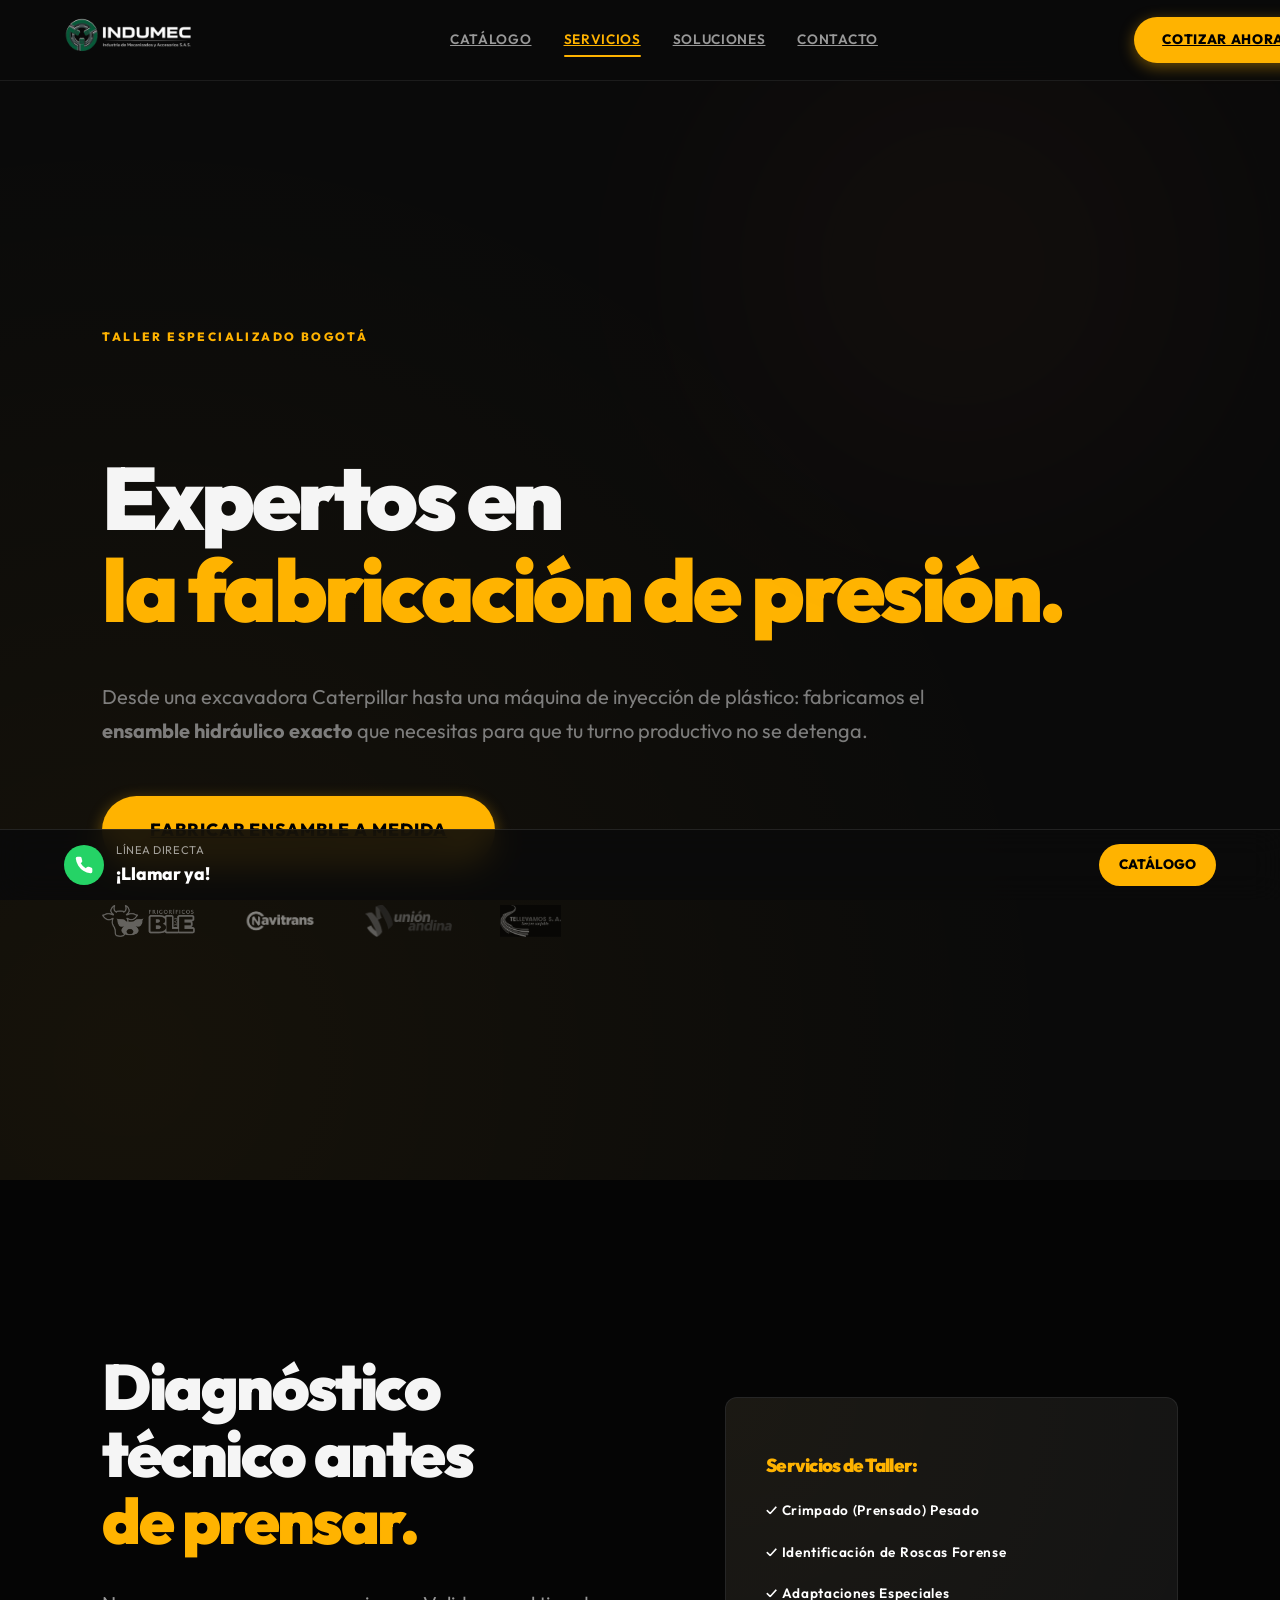
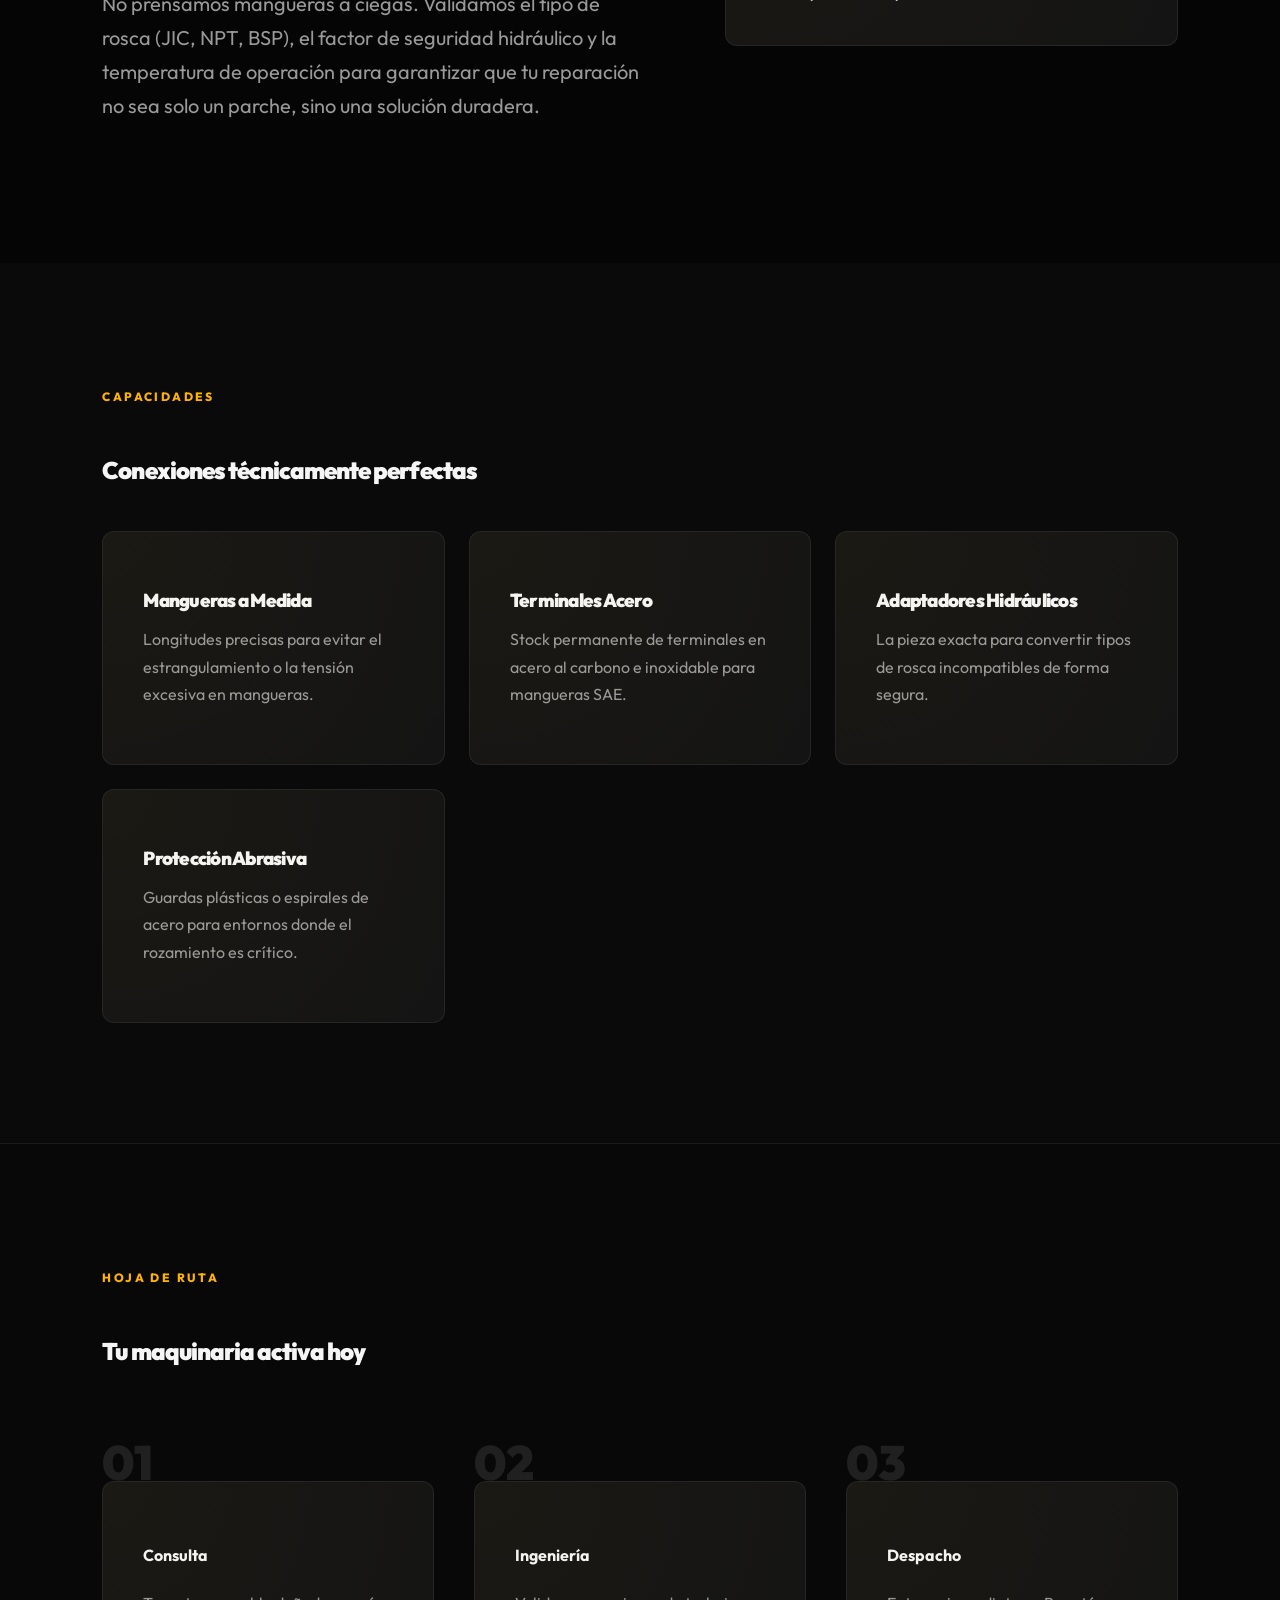
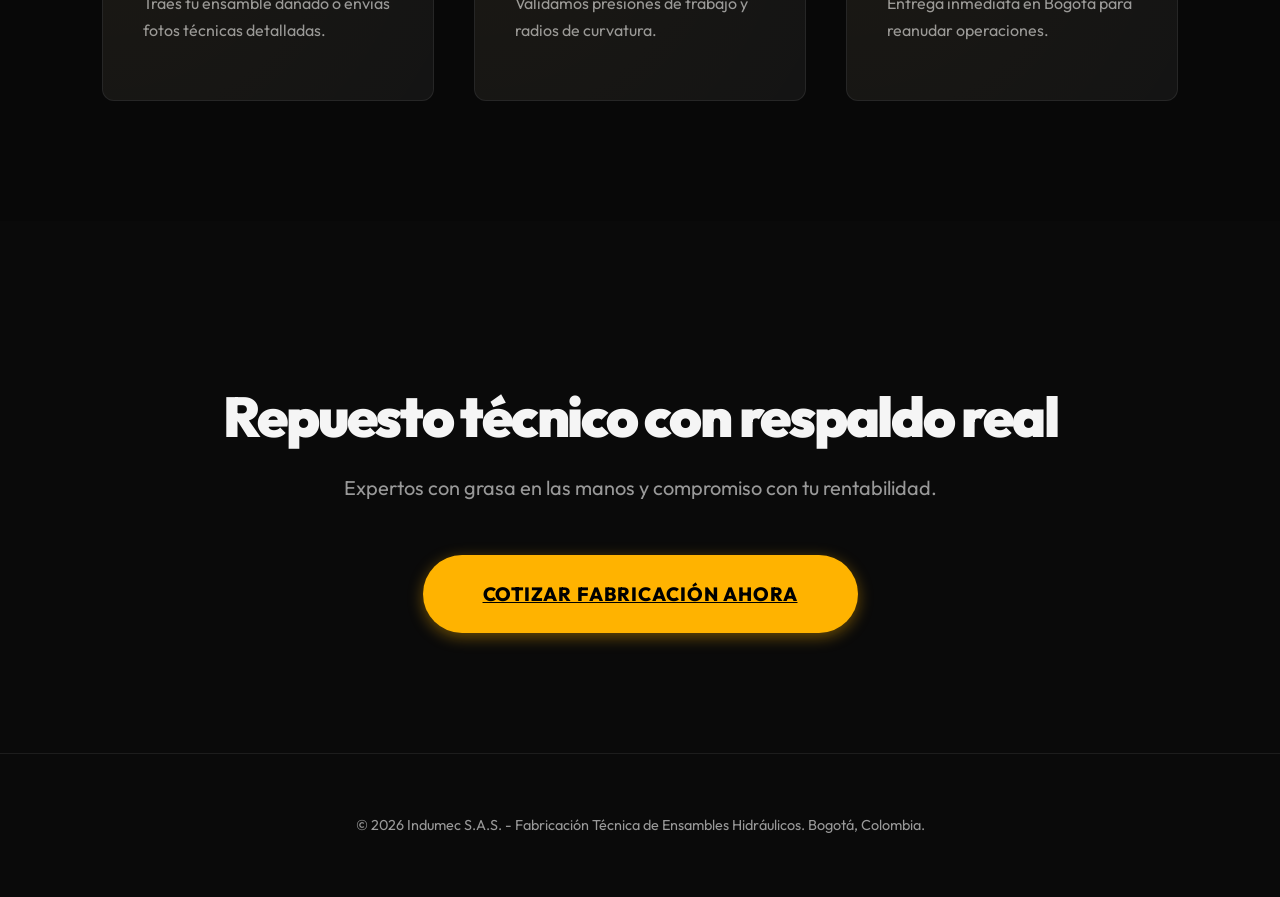
<file: ensambles-hidraulicos-bogota.html>
<!DOCTYPE html>
<html lang="es">
<head>
  <!-- Google Tag Manager -->
  <script>(function(w,d,s,l,i){w[l]=w[l]||[];w[l].push({'gtm.start':
  new Date().getTime(),event:'gtm.js'});var f=d.getElementsByTagName(s)[0],
  j=d.createElement(s),dl=l!='dataLayer'?'&l='+l:'';j.async=true;j.src=
  'https://www.googletagmanager.com/gtm.js?id='+i+dl;f.parentNode.insertBefore(j,f);
  })(window,document,'script','dataLayer','GTM-NZ4556RZ');</script>
  <!-- End Google Tag Manager -->

  <meta charset="UTF-8">
  <meta name="viewport" content="width=device-width, initial-scale=1.0">
  <title>Fabricación de Ensambles Hidráulicos en Bogotá | Indumec S.A.S.</title>
  <meta name="description" content="Expertos en la fabricación técnica de ensambles hidráulicos de alta presión en Bogotá. Diagnóstico de fallas, reemplazo de acoples y terminales SAE/NPT/JIC.">
  <link rel="canonical" href="https://www.indumec.com.co/ensambles-hidraulicos-bogota" />
  
  <!-- CSS Premium -->
  <link rel="stylesheet" href="css/landings_premium.css">

  <style>
    .hero-landing { min-height: 100dvh; display: flex; flex-direction: column; justify-content: center; background: radial-gradient(circle at 10% 90%, rgba(255,179,0,0.05), transparent 60%); }
    .hero-claim span { color: var(--pc-accent); }
    .hero-bg-glow { background: radial-gradient(circle, rgba(232,124,93,0.3) 0%, transparent 70%); }
    
    .proof-grid {
      display: flex;
      flex-wrap: wrap;
      gap: 48px;
      align-items: center;
      opacity: 0.6;
      margin-top: 40px;
    }
    .proof-grid img { height: 32px; filter: grayscale(1) invert(1); opacity: 0.8; }
    
    .solution-grid {
      display: grid;
      grid-template-columns: repeat(auto-fit, minmax(280px, 1fr));
      gap: 24px;
      margin-top: 40px;
    }

    .process-timeline {
      display: grid;
      grid-template-columns: repeat(auto-fit, minmax(200px, 1fr));
      gap: 40px;
      margin-top: 60px;
      position: relative;
    }
  </style>
</head>
<body>
  <!-- GTM noscript -->
  <noscript><iframe src="https://www.googletagmanager.com/ns.html?id=GTM-NZ4556RZ" height="0" width="0" style="display:none;visibility:hidden"></iframe></noscript>

  <!-- PREMIUM HEADER -->
  <header class="premium-header">
    <div class="header-left">
      <a href="index">
        <img src="assets/logo-white.png" alt="Ensambles Hidráulicos" class="header-logo">
      </a>
    </div>
    
    <nav class="header-nav">
      <a href="catalogo" class="nav-item">Catálogo</a>
      <a href="index#categorias" class="nav-item active">Servicios</a>
      <a href="index#soluciones" class="nav-item">Soluciones</a>
      <a href="index#contacto" class="nav-item">Contacto</a>
    </nav>
    
    <div class="header-right">
      <a href="https://wa.me/573222503564?text=Urgente%3A%20Necesito%20fabricar%20un%20ensamble%20hidráulico%20en%20Bogotá" class="btn-premium" target="_blank" rel="noopener">
        <span>COTIZAR AHORA</span>
        <svg width="20" height="20" viewBox="0 0 24 24" fill="none" stroke="currentColor" stroke-width="2.5" stroke-linecap="round" stroke-linejoin="round"><path d="M5 12h14m-7-7 7 7-7 7"/></svg>
      </a>
    </div>
  </header>

  <main>
    <!-- HERO SECTION -->
    <section class="hero-landing">
      <div class="hero-bg-glow"></div>
      <div class="hero-content">
        <span class="section-label">Taller especializado Bogotá</span>
        <h1 class="hero-claim">Expertos en<br><span>la fabricación de presión.</span></h1>
        <p class="hero-subtitle">Desde una excavadora Caterpillar hasta una máquina de inyección de plástico: fabricamos el <strong>ensamble hidráulico exacto</strong> que necesitas para que tu turno productivo no se detenga.</p>
        
        <div class="hero-ctas">
          <a href="https://wa.me/573222503564?text=Necesito%20fabricar%20un%20ensamble%20hidráulico%20a%20medida" class="btn-premium" style="padding: 20px 48px; font-size: 1.1rem;" target="_blank" rel="noopener">
            <span>Fabricar ensamble a medida</span>
          </a>
        </div>

        <div class="proof-grid">
          <img src="assets/FrigorificosBLElogo.png" alt="Frigorificos BLE">
          <img src="assets/NavitransLOGO.png" alt="Navitrans">
          <img src="assets/Unionandinalogo.png" alt="Union Andina">
          <img src="assets/Tellevamossas.png" alt="Te Llevamos SAS">
        </div>
      </div>
    </section>

    <!-- DIFFERENTIATOR SECTION -->
    <section class="section-premium" style="background: #050505;">
      <div class="section-inner" style="display: grid; grid-template-columns: 1.2fr 1fr; gap: 80px; align-items: center;">
        <div class="diff-visual">
          <h2 style="font-size: clamp(2rem, 5vw, 4rem); margin-bottom: 32px;">Diagnóstico técnico antes <span style="color: var(--pc-accent);">de prensar.</span></h2>
          <p style="font-size: 1.25rem;">No prensamos mangueras a ciegas. Validamos el tipo de rosca (JIC, NPT, BSP), el factor de seguridad hidráulico y la temperatura de operación para garantizar que tu reparación no sea solo un parche, sino una solución duradera.</p>
        </div>
        <div class="card-premium">
          <h3 style="color: var(--pc-accent); margin-bottom: 24px;">Servicios de Taller:</h3>
          <ul style="list-style: none; padding: 0; margin: 0; display: grid; gap: 20px;">
            <li class="nav-item" style="text-transform: none; color: white;">✓ Crimpado (Prensado) Pesado</li>
            <li class="nav-item" style="text-transform: none; color: white;">✓ Identificación de Roscas Forense</li>
            <li class="nav-item" style="text-transform: none; color: white;">✓ Adaptaciones Especiales</li>
          </ul>
        </div>
      </div>
    </section>

    <!-- SOLUTIONS GRID -->
    <section class="section-premium">
      <span class="section-label">Capacidades</span>
      <h2 style="margin-bottom: 48px;">Conexiones técnicamente perfectas</h2>
      
      <div class="solution-grid">
        <div class="card-premium">
          <h3>Mangueras a Medida</h3>
          <p>Longitudes precisas para evitar el estrangulamiento o la tensión excesiva en mangueras.</p>
        </div>
        <div class="card-premium">
          <h3>Terminales Acero</h3>
          <p>Stock permanente de terminales en acero al carbono e inoxidable para mangueras SAE.</p>
        </div>
        <div class="card-premium">
          <h3>Adaptadores Hidráulicos</h3>
          <p>La pieza exacta para convertir tipos de rosca incompatibles de forma segura.</p>
        </div>
        <div class="card-premium">
          <h3>Protección Abrasiva</h3>
          <p>Guardas plásticas o espirales de acero para entornos donde el rozamiento es crítico.</p>
        </div>
      </div>
    </section>

    <!-- PROCESS SECTION -->
    <section class="section-premium" style="background: #080808; border-top: 1px solid var(--pc-border);">
      <span class="section-label">Hoja de Ruta</span>
      <h2>Tu maquinaria activa hoy</h2>
      
      <div class="process-timeline">
        <div class="step-card">
          <div style="font-size: 3rem; font-weight: 900; opacity: 0.1; margin-bottom: -40px;">01</div>
          <div class="card-premium" style="margin-top: 20px;">
            <h4>Consulta</h4>
            <p>Traes tu ensamble dañado o envías fotos técnicas detalladas.</p>
          </div>
        </div>
        <div class="step-card">
          <div style="font-size: 3rem; font-weight: 900; opacity: 0.1; margin-bottom: -40px;">02</div>
          <div class="card-premium" style="margin-top: 20px;">
            <h4>Ingeniería</h4>
            <p>Validamos presiones de trabajo y radios de curvatura.</p>
          </div>
        </div>
        <div class="step-card">
          <div style="font-size: 3rem; font-weight: 900; opacity: 0.1; margin-bottom: -40px;">03</div>
          <div class="card-premium" style="margin-top: 20px;">
            <h4>Despacho</h4>
            <p>Entrega inmediata en Bogotá para reanudar operaciones.</p>
          </div>
        </div>
      </div>
    </section>

    <!-- CLOSING CTA -->
    <section class="section-premium" style="text-align: center;">
      <h2 style="font-size: 3.5rem; margin-bottom: 24px;">Repuesto técnico con respaldo real</h2>
      <p style="margin: 0 auto 50px auto; font-size: 1.25rem;">Expertos con grasa en las manos y compromiso con tu rentabilidad.</p>
      <a href="https://wa.me/573222503564?text=Necesito%20fabricar%20un%20ensamble%20hidráulico%20ya" class="btn-premium" style="padding: 24px 60px; font-size: 1.2rem;" target="_blank" rel="noopener">
        <span>Cotizar Fabricación Ahora</span>
      </a>
    </section>
  </main>

  <footer style="padding: 60px 8vw; border-top: 1px solid var(--pc-border); color: var(--pc-text-dim); text-align: center; font-size: 0.9rem;">
    &copy; 2026 Indumec S.A.S. - Fabricación Técnica de Ensambles Hidráulicos. Bogotá, Colombia.
  </footer>

  <!-- Bottom Sticky Bar -->
  <div class="bottom-sticky-bar" id="bottom-sticky-bar" style="position: fixed; bottom: 0; left: 0; right: 0; background: rgba(10,10,10,0.9); backdrop-filter: blur(15px); border-top: 1px solid rgba(255,255,255,0.1); padding: 12px 5vw; display: flex; justify-content: space-between; align-items: center; z-index: 1000;">
    <a href="tel:+573222503564" style="display: flex; align-items: center; gap: 12px; color: white; text-decoration: none;">
      <div style="background: #25D366; width: 40px; height: 40px; border-radius: 50%; display: flex; align-items: center; justify-content: center;">
        <svg width="20" height="20" viewBox="0 0 24 24" fill="white"><path d="M22 16.92v3a2 2 0 0 1-2.18 2 19.79 19.79 0 0 1-8.63-3.07 19.5 19.5 0 0 1-6-6 19.79 19.79 0 0 1-3.07-8.67A2 2 0 0 1 4.11 2h3a2 2 0 0 1 2 1.72 12.84 12.84 0 0 0 .7 2.81 2 2 0 0 1-.45 2.11L8.09 9.91a16 16 0 0 0 6 6l1.27-1.27a2 2 0 0 1 2.11-.45 12.84 12.84 0 0 0 2.81.7A2 2 0 0 1 22 16.92z"/></svg>
      </div>
      <div>
        <div style="font-size: 0.7rem; opacity: 0.6; text-transform: uppercase; letter-spacing: 0.05em;">Línea directa</div>
        <div style="font-weight: 800; font-size: 1.1rem;">¡Llamar ya!</div>
      </div>
    </a>
    <a href="catalogo" style="background: var(--pc-accent); color: #000; padding: 10px 20px; border-radius: 50px; font-weight: 800; font-size: 0.85rem; text-decoration: none; text-transform: uppercase;">Catálogo</a>
  </div>
</body>
</html>
</file>
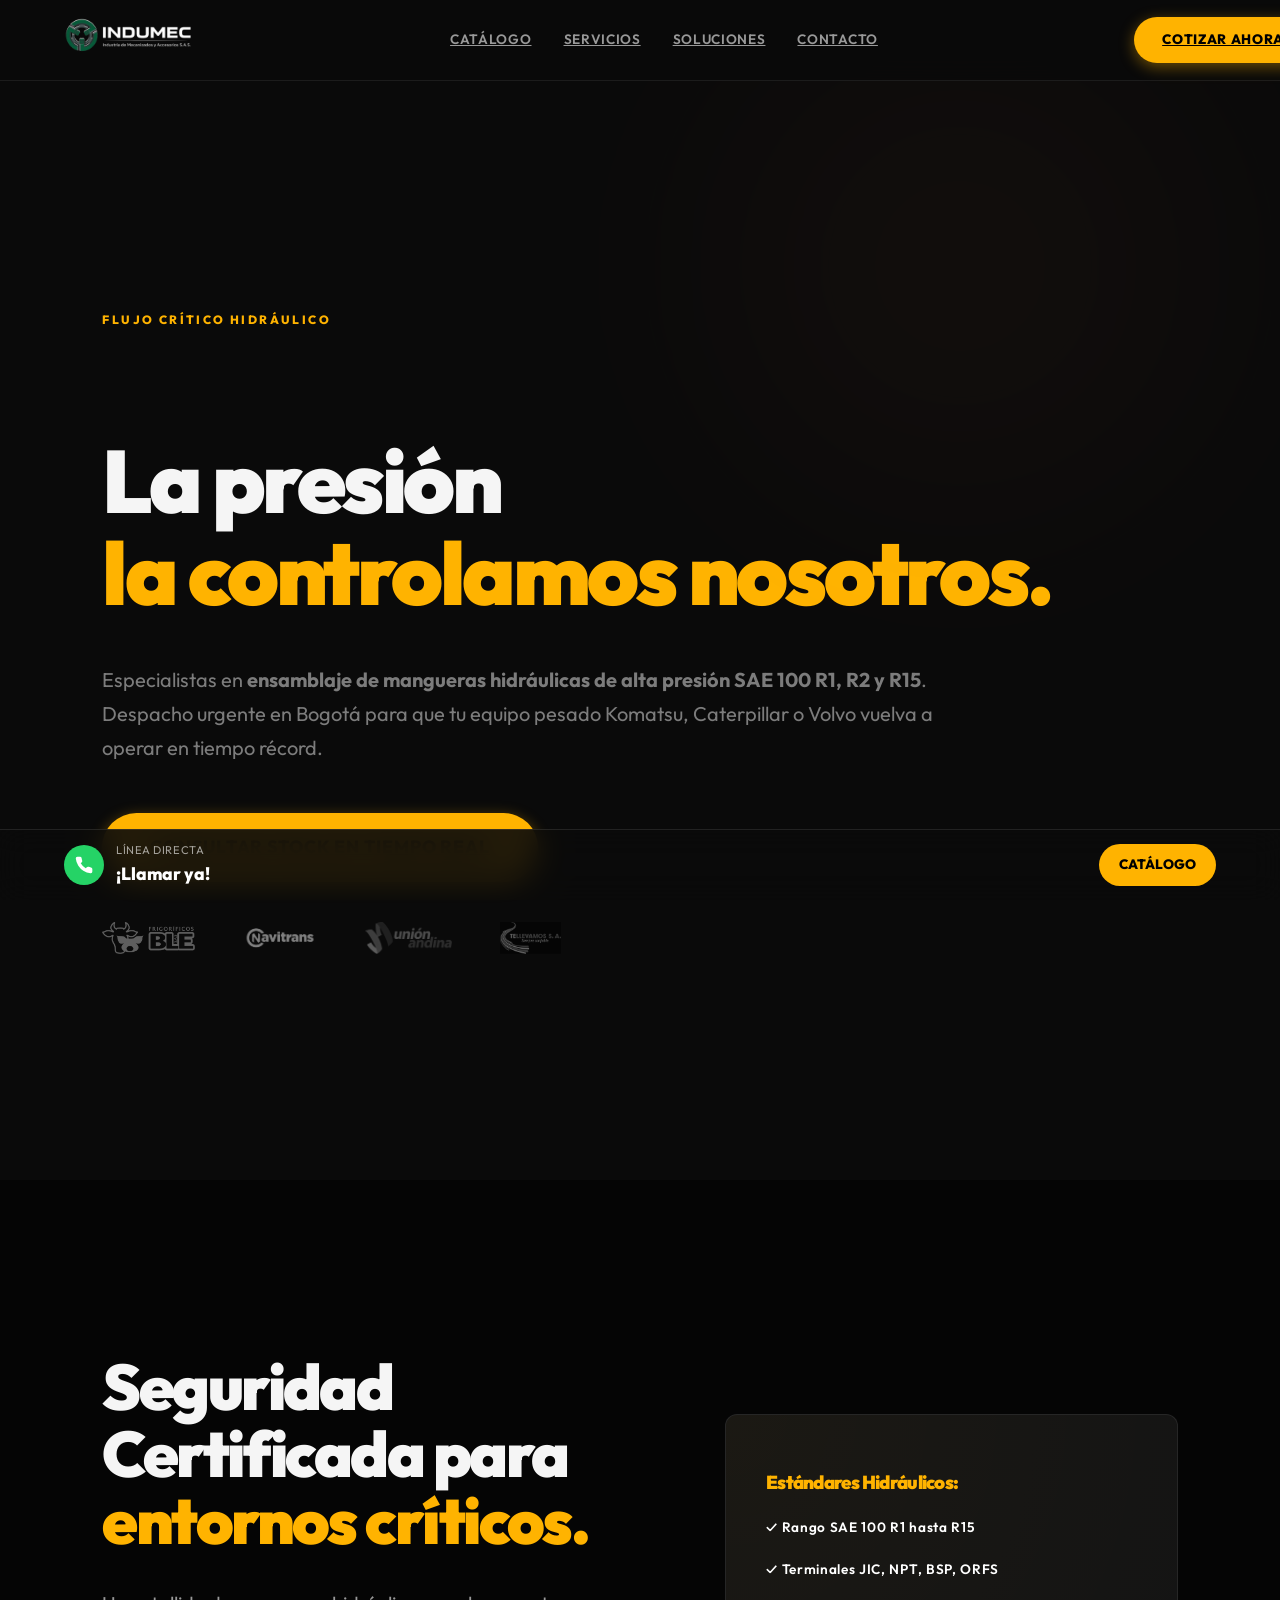
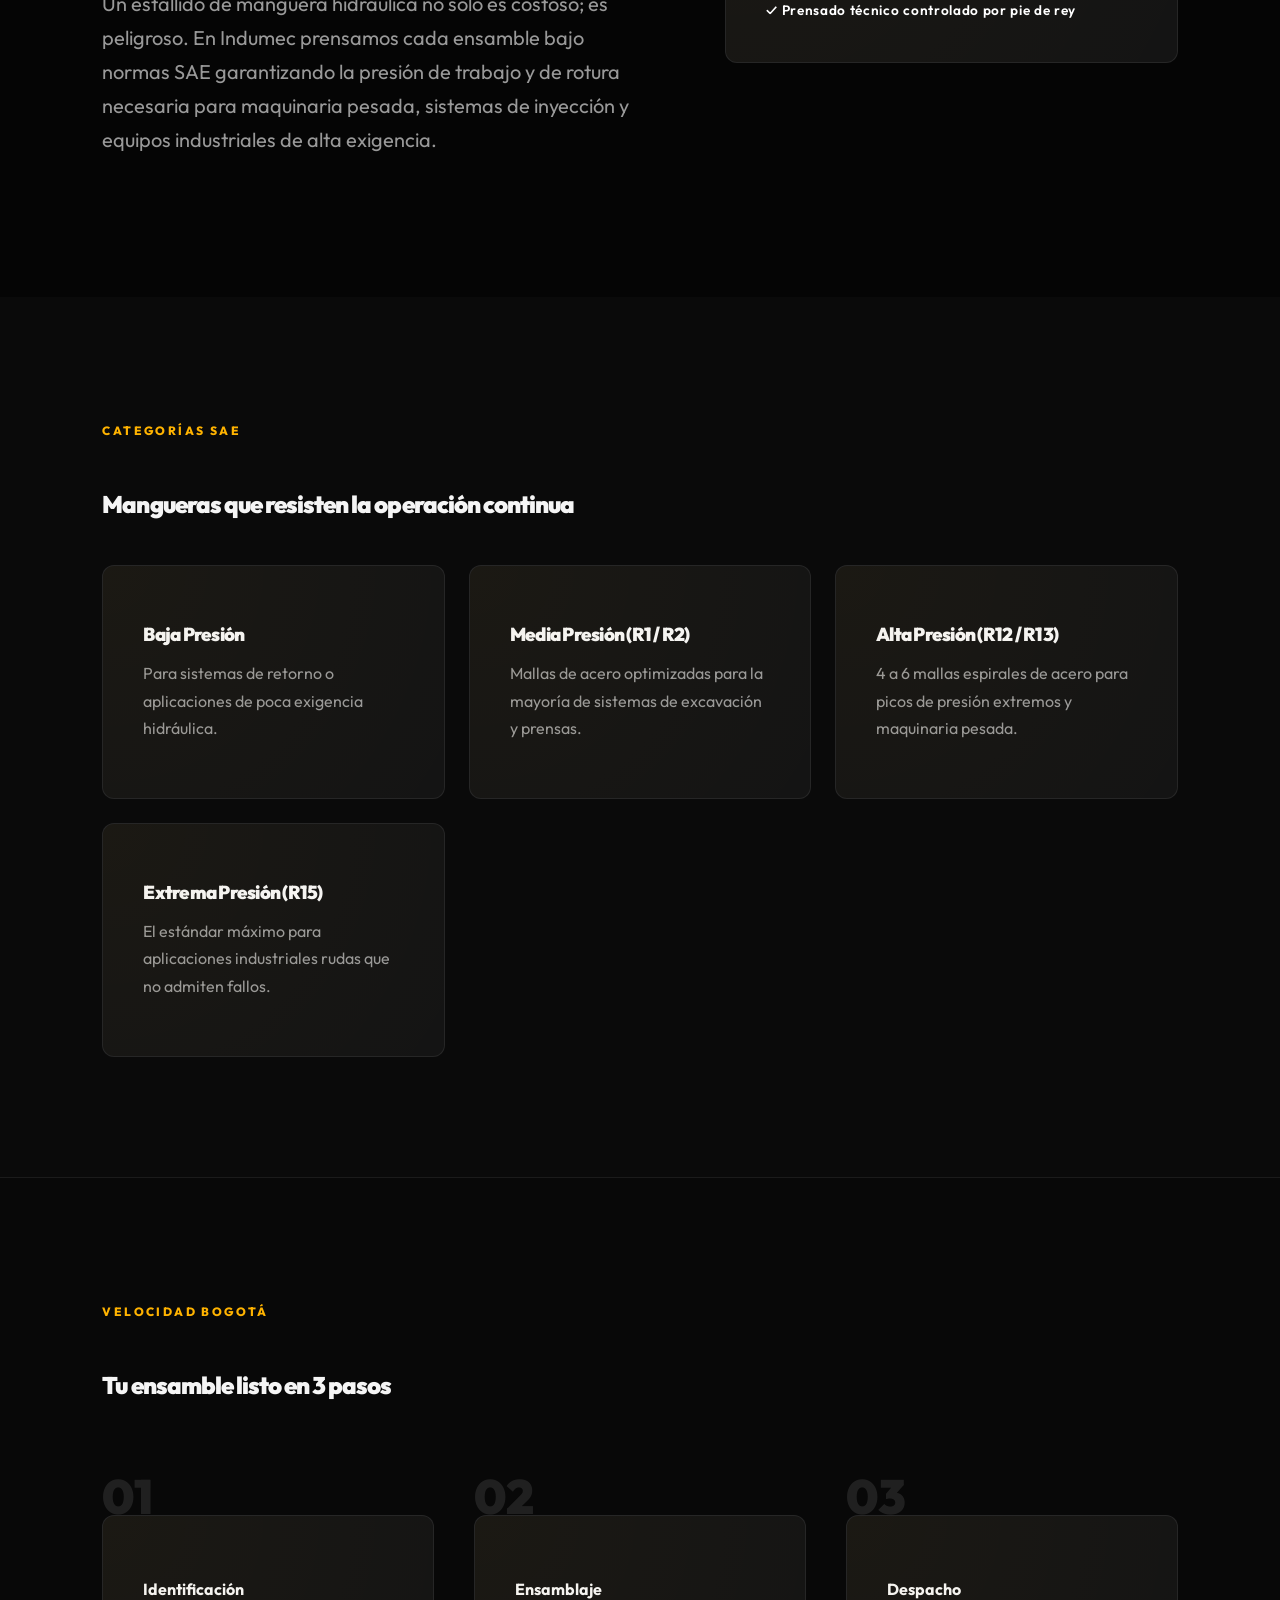
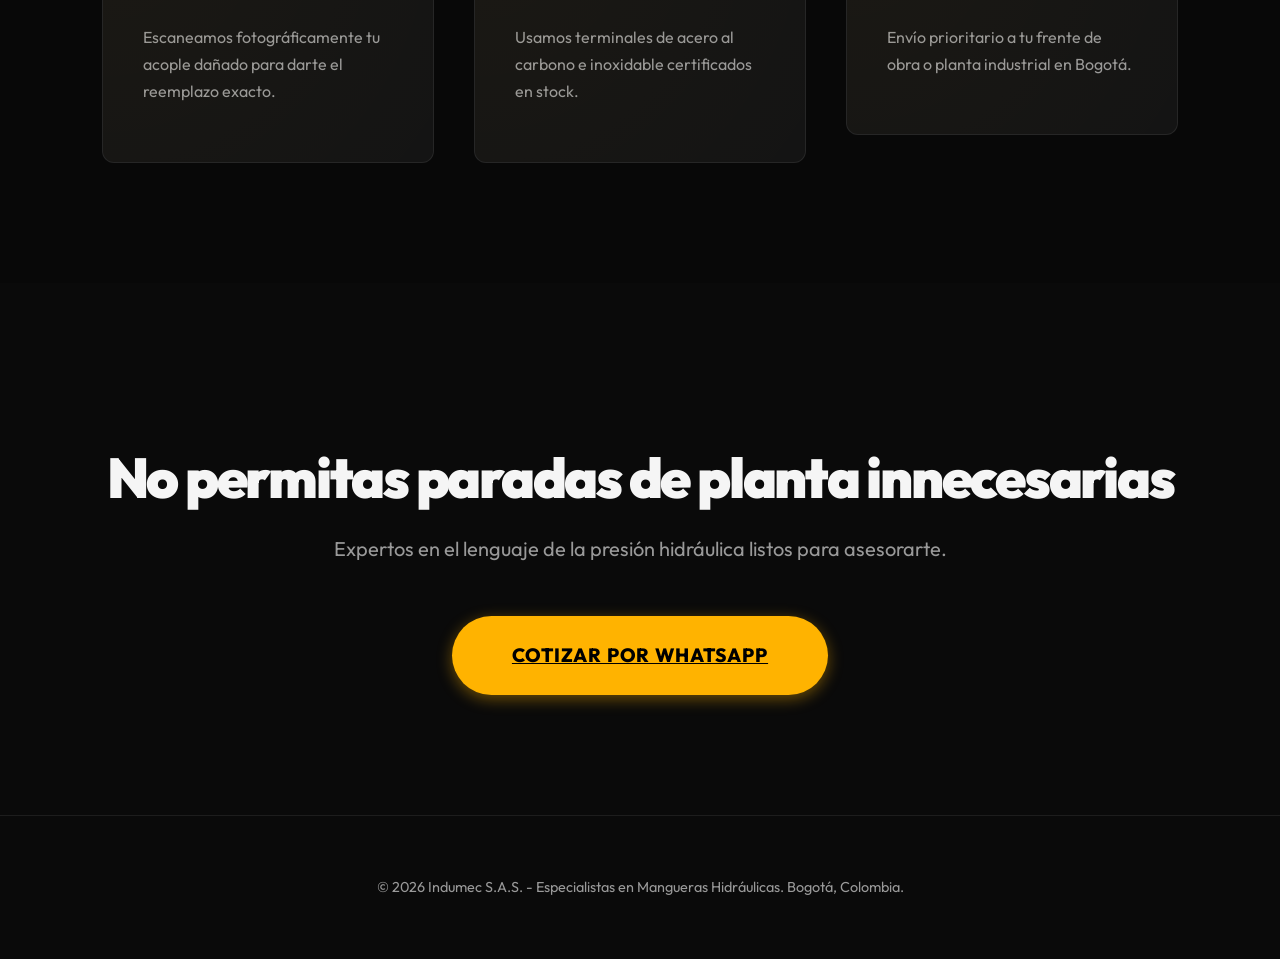
<file: mangueras-hidraulicas.html>
<!DOCTYPE html>
<html lang="es">
<head>
  <!-- Google Tag Manager -->
  <script>(function(w,d,s,l,i){w[l]=w[l]||[];w[l].push({'gtm.start':
  new Date().getTime(),event:'gtm.js'});var f=d.getElementsByTagName(s)[0],
  j=d.createElement(s),dl=l!='dataLayer'?'&l='+l:'';j.async=true;j.src=
  'https://www.googletagmanager.com/gtm.js?id='+i+dl;f.parentNode.insertBefore(j,f);
  })(window,document,'script','dataLayer','GTM-NZ4556RZ');</script>
  <!-- End Google Tag Manager -->

  <meta charset="UTF-8">
  <meta name="viewport" content="width=device-width, initial-scale=1.0">
  <title>Mangueras Hidráulicas Alta Presión en Bogotá | Stock SAE 100 | Indumec</title>
  <meta name="description" content="Especialistas en mangueras hidráulicas SAE 100 R1, R2, R12, R15 en Bogotá. Mangueras de alta y baja presión certificadas. Ensamblaje y despacho inmediato.">
  <link rel="canonical" href="https://www.indumec.com.co/mangueras-hidraulicas" />
  
  <!-- CSS Premium -->
  <link rel="stylesheet" href="css/landings_premium.css">

  <style>
    .hero-landing { min-height: 100dvh; display: flex; flex-direction: column; justify-content: center; }
    .hero-claim span { color: var(--pc-accent); }
    .hero-bg-glow { background: radial-gradient(circle, rgba(232,124,93,0.3) 0%, transparent 70%); }
    
    .proof-grid {
      display: flex;
      flex-wrap: wrap;
      gap: 48px;
      align-items: center;
      opacity: 0.6;
      margin-top: 40px;
    }
    .proof-grid img { height: 32px; filter: grayscale(1) invert(1); opacity: 0.8; }
    
    .solution-grid {
      display: grid;
      grid-template-columns: repeat(auto-fit, minmax(280px, 1fr));
      gap: 24px;
      margin-top: 40px;
    }

    .process-timeline {
      display: grid;
      grid-template-columns: repeat(auto-fit, minmax(200px, 1fr));
      gap: 40px;
      margin-top: 60px;
      position: relative;
    }
  </style>
</head>
<body>
  <!-- GTM noscript -->
  <noscript><iframe src="https://www.googletagmanager.com/ns.html?id=GTM-NZ4556RZ" height="0" width="0" style="display:none;visibility:hidden"></iframe></noscript>

  <!-- PREMIUM HEADER -->
  <header class="premium-header">
    <div class="header-left">
      <a href="index">
        <img src="assets/logo-white.png" alt="Mangueras Hidráulicas" class="header-logo">
      </a>
    </div>
    
    <nav class="header-nav">
      <a href="catalogo" class="nav-item">Catálogo</a>
      <a href="index#categorias" class="nav-item">Servicios</a>
      <a href="index#soluciones" class="nav-item">Soluciones</a>
      <a href="index#contacto" class="nav-item">Contacto</a>
    </nav>
    
    <div class="header-right">
      <a href="https://wa.me/573222503564?text=Urgente%3A%20Necesito%20una%20manguera%20hidráulica%20SAE%20100" class="btn-premium" target="_blank" rel="noopener">
        <span>COTIZAR AHORA</span>
        <svg width="20" height="20" viewBox="0 0 24 24" fill="none" stroke="currentColor" stroke-width="2.5" stroke-linecap="round" stroke-linejoin="round"><path d="M5 12h14m-7-7 7 7-7 7"/></svg>
      </a>
    </div>
  </header>

  <main>
    <!-- HERO SECTION -->
    <section class="hero-landing">
      <div class="hero-bg-glow"></div>
      <div class="hero-content">
        <span class="section-label">Flujo crítico hidráulico</span>
        <h1 class="hero-claim">La presión<br><span>la controlamos nosotros.</span></h1>
        <p class="hero-subtitle">Especialistas en <strong>ensamblaje de mangueras hidráulicas de alta presión SAE 100 R1, R2 y R15</strong>. Despacho urgente en Bogotá para que tu equipo pesado Komatsu, Caterpillar o Volvo vuelva a operar en tiempo récord.</p>
        
        <div class="hero-ctas">
          <a href="https://wa.me/573222503564?text=Necesito%20un%20ensamble%20hidráulico%20SAE%20100%20urgente" class="btn-premium" style="padding: 20px 48px; font-size: 1.1rem;" target="_blank" rel="noopener">
            <span>Consultar stock en tiempo real</span>
          </a>
        </div>

        <div class="proof-grid">
          <img src="assets/FrigorificosBLElogo.png" alt="Frigorificos BLE">
          <img src="assets/NavitransLOGO.png" alt="Navitrans">
          <img src="assets/Unionandinalogo.png" alt="Union Andina">
          <img src="assets/Tellevamossas.png" alt="Te Llevamos SAS">
        </div>
      </div>
    </section>

    <!-- DIFFERENTIATOR SECTION -->
    <section class="section-premium" style="background: #050505;">
      <div class="section-inner" style="display: grid; grid-template-columns: 1.2fr 1fr; gap: 80px; align-items: center;">
        <div class="diff-visual">
          <h2 style="font-size: clamp(2rem, 5vw, 4rem); margin-bottom: 32px;">Seguridad Certificada para <span style="color: var(--pc-accent);">entornos críticos.</span></h2>
          <p style="font-size: 1.25rem;">Un estallido de manguera hidráulica no solo es costoso; es peligroso. En Indumec prensamos cada ensamble bajo normas SAE garantizando la presión de trabajo y de rotura necesaria para maquinaria pesada, sistemas de inyección y equipos industriales de alta exigencia.</p>
        </div>
        <div class="card-premium">
          <h3 style="color: var(--pc-accent); margin-bottom: 24px;">Estándares Hidráulicos:</h3>
          <ul style="list-style: none; padding: 0; margin: 0; display: grid; gap: 20px;">
            <li class="nav-item" style="text-transform: none; color: white;">✓ Rango SAE 100 R1 hasta R15</li>
            <li class="nav-item" style="text-transform: none; color: white;">✓ Terminales JIC, NPT, BSP, ORFS</li>
            <li class="nav-item" style="text-transform: none; color: white;">✓ Prensado técnico controlado por pie de rey</li>
          </ul>
        </div>
      </div>
    </section>

    <!-- SOLUTIONS GRID -->
    <section class="section-premium">
      <span class="section-label">Categorías SAE</span>
      <h2 style="margin-bottom: 48px;">Mangueras que resisten la operación continua</h2>
      
      <div class="solution-grid">
        <div class="card-premium">
          <h3>Baja Presión</h3>
          <p>Para sistemas de retorno o aplicaciones de poca exigencia hidráulica.</p>
        </div>
        <div class="card-premium">
          <h3>Media Presión (R1 / R2)</h3>
          <p>Mallas de acero optimizadas para la mayoría de sistemas de excavación y prensas.</p>
        </div>
        <div class="card-premium">
          <h3>Alta Presión (R12 / R13)</h3>
          <p>4 a 6 mallas espirales de acero para picos de presión extremos y maquinaria pesada.</p>
        </div>
        <div class="card-premium">
          <h3>Extrema Presión (R15)</h3>
          <p>El estándar máximo para aplicaciones industriales rudas que no admiten fallos.</p>
        </div>
      </div>
    </section>

    <!-- PROCESS SECTION -->
    <section class="section-premium" style="background: #080808; border-top: 1px solid var(--pc-border);">
      <span class="section-label">Velocidad Bogotá</span>
      <h2>Tu ensamble listo en 3 pasos</h2>
      
      <div class="process-timeline">
        <div class="step-card">
          <div style="font-size: 3rem; font-weight: 900; opacity: 0.1; margin-bottom: -40px;">01</div>
          <div class="card-premium" style="margin-top: 20px;">
            <h4>Identificación</h4>
            <p>Escaneamos fotográficamente tu acople dañado para darte el reemplazo exacto.</p>
          </div>
        </div>
        <div class="step-card">
          <div style="font-size: 3rem; font-weight: 900; opacity: 0.1; margin-bottom: -40px;">02</div>
          <div class="card-premium" style="margin-top: 20px;">
            <h4>Ensamblaje</h4>
            <p>Usamos terminales de acero al carbono e inoxidable certificados en stock.</p>
          </div>
        </div>
        <div class="step-card">
          <div style="font-size: 3rem; font-weight: 900; opacity: 0.1; margin-bottom: -40px;">03</div>
          <div class="card-premium" style="margin-top: 20px;">
            <h4>Despacho</h4>
            <p>Envío prioritario a tu frente de obra o planta industrial en Bogotá.</p>
          </div>
        </div>
      </div>
    </section>

    <!-- CLOSING CTA -->
    <section class="section-premium" style="text-align: center;">
      <h2 style="font-size: 3.5rem; margin-bottom: 24px;">No permitas paradas de planta innecesarias</h2>
      <p style="margin: 0 auto 50px auto; font-size: 1.25rem;">Expertos en el lenguaje de la presión hidráulica listos para asesorarte.</p>
      <a href="https://wa.me/573222503564?text=Necesito%20un%20ensamble%20hidráulico%20ahora" class="btn-premium" style="padding: 24px 60px; font-size: 1.2rem;" target="_blank" rel="noopener">
        <span>Cotizar por WhatsApp</span>
      </a>
    </section>
  </main>

  <footer style="padding: 60px 8vw; border-top: 1px solid var(--pc-border); color: var(--pc-text-dim); text-align: center; font-size: 0.9rem;">
    &copy; 2026 Indumec S.A.S. - Especialistas en Mangueras Hidráulicas. Bogotá, Colombia.
  </footer>

  <!-- Bottom Sticky Bar -->
  <div class="bottom-sticky-bar" id="bottom-sticky-bar" style="position: fixed; bottom: 0; left: 0; right: 0; background: rgba(10,10,10,0.9); backdrop-filter: blur(15px); border-top: 1px solid rgba(255,255,255,0.1); padding: 12px 5vw; display: flex; justify-content: space-between; align-items: center; z-index: 1000;">
    <a href="tel:+573222503564" style="display: flex; align-items: center; gap: 12px; color: white; text-decoration: none;">
      <div style="background: #25D366; width: 40px; height: 40px; border-radius: 50%; display: flex; align-items: center; justify-content: center;">
        <svg width="20" height="20" viewBox="0 0 24 24" fill="white"><path d="M22 16.92v3a2 2 0 0 1-2.18 2 19.79 19.79 0 0 1-8.63-3.07 19.5 19.5 0 0 1-6-6 19.79 19.79 0 0 1-3.07-8.67A2 2 0 0 1 4.11 2h3a2 2 0 0 1 2 1.72 12.84 12.84 0 0 0 .7 2.81 2 2 0 0 1-.45 2.11L8.09 9.91a16 16 0 0 0 6 6l1.27-1.27a2 2 0 0 1 2.11-.45 12.84 12.84 0 0 0 2.81.7A2 2 0 0 1 22 16.92z"/></svg>
      </div>
      <div>
        <div style="font-size: 0.7rem; opacity: 0.6; text-transform: uppercase; letter-spacing: 0.05em;">Línea directa</div>
        <div style="font-weight: 800; font-size: 1.1rem;">¡Llamar ya!</div>
      </div>
    </a>
    <a href="catalogo" style="background: var(--pc-accent); color: #000; padding: 10px 20px; border-radius: 50px; font-weight: 800; font-size: 0.85rem; text-decoration: none; text-transform: uppercase;">Catálogo</a>
  </div>
</body>
</html>
</file>
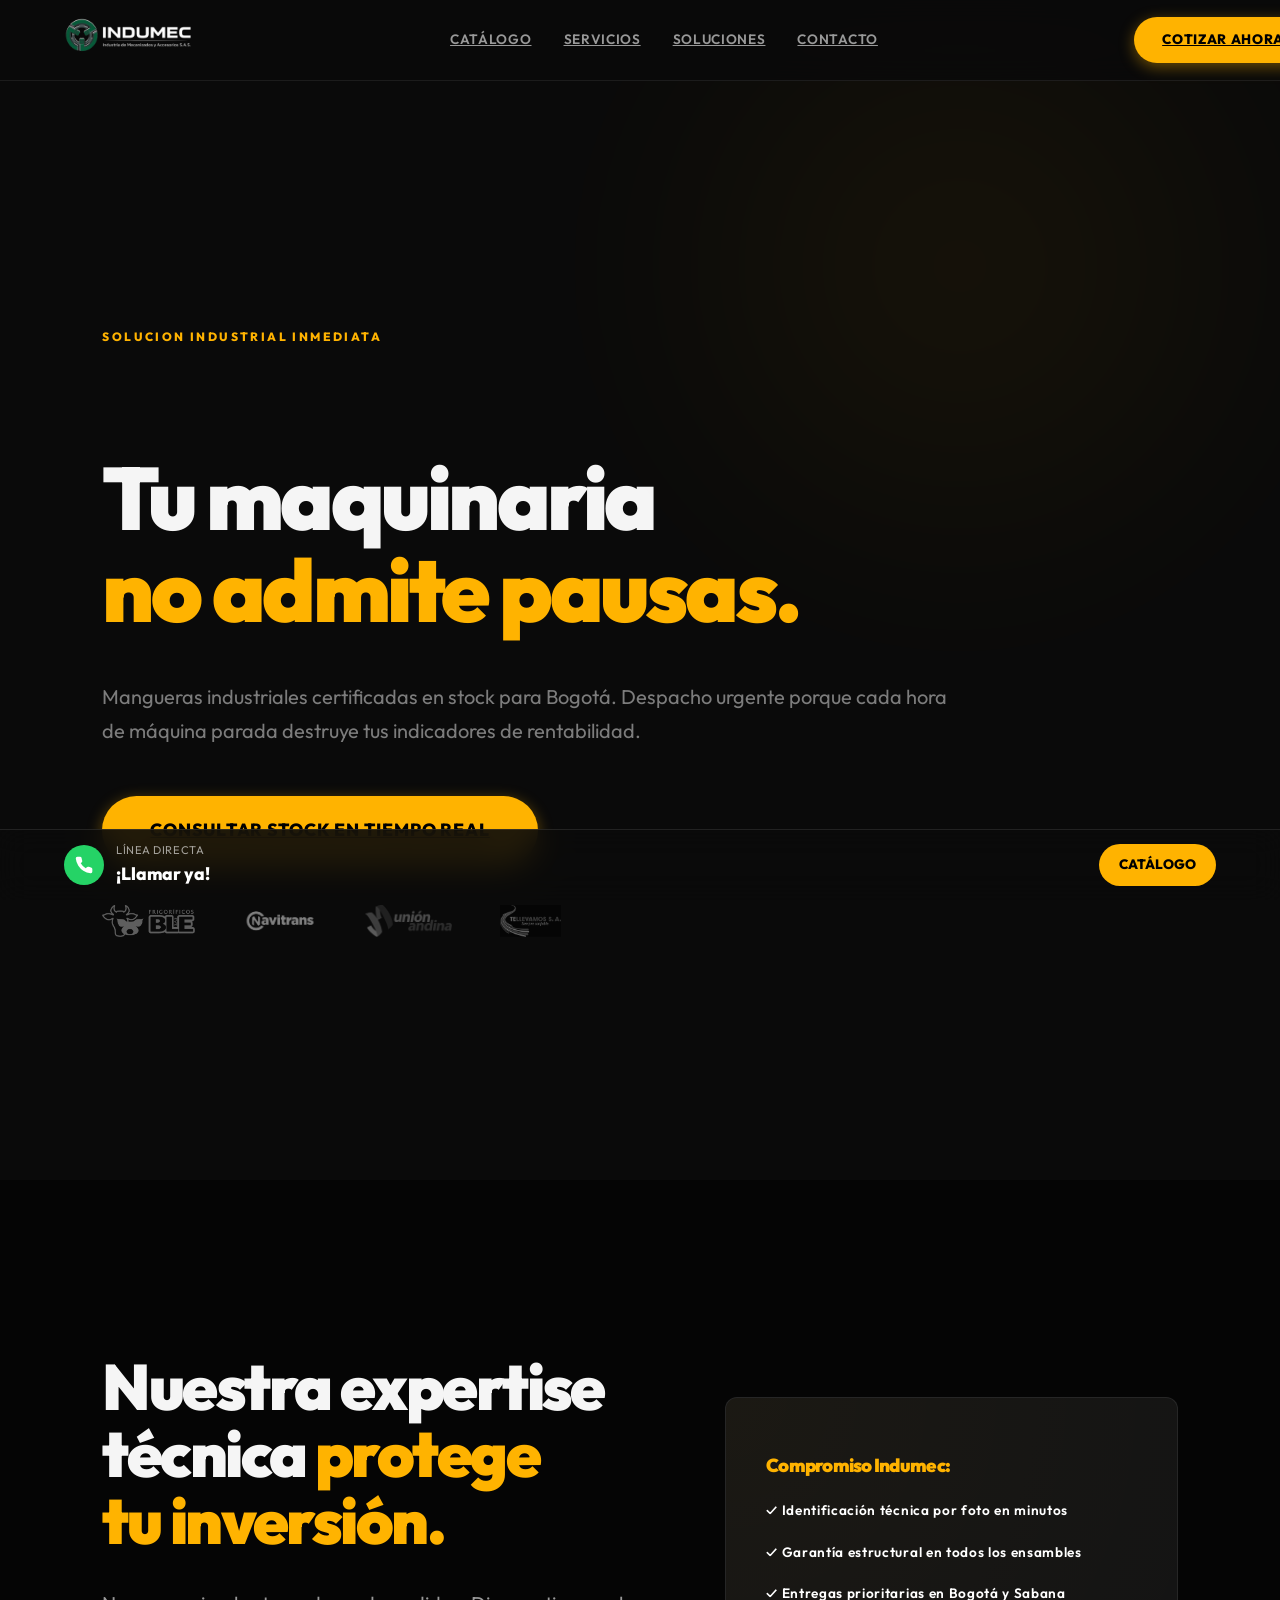
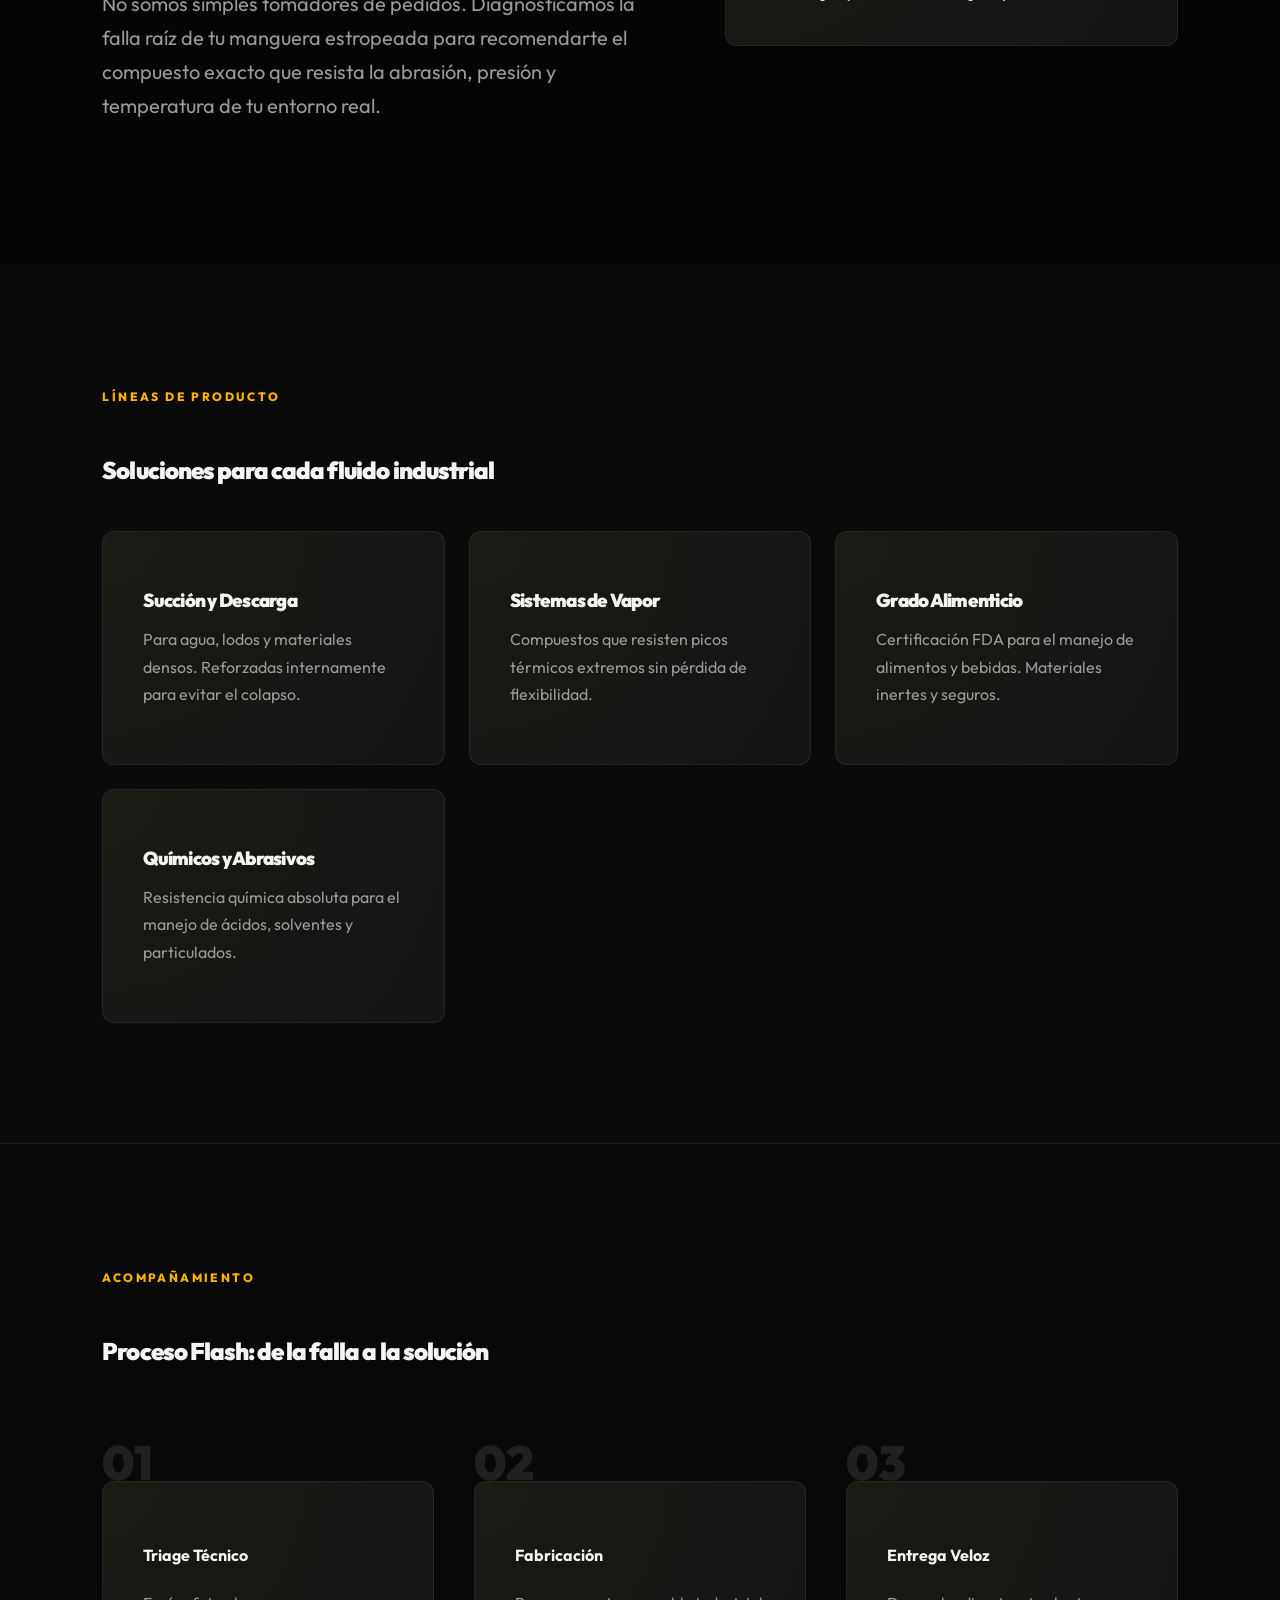
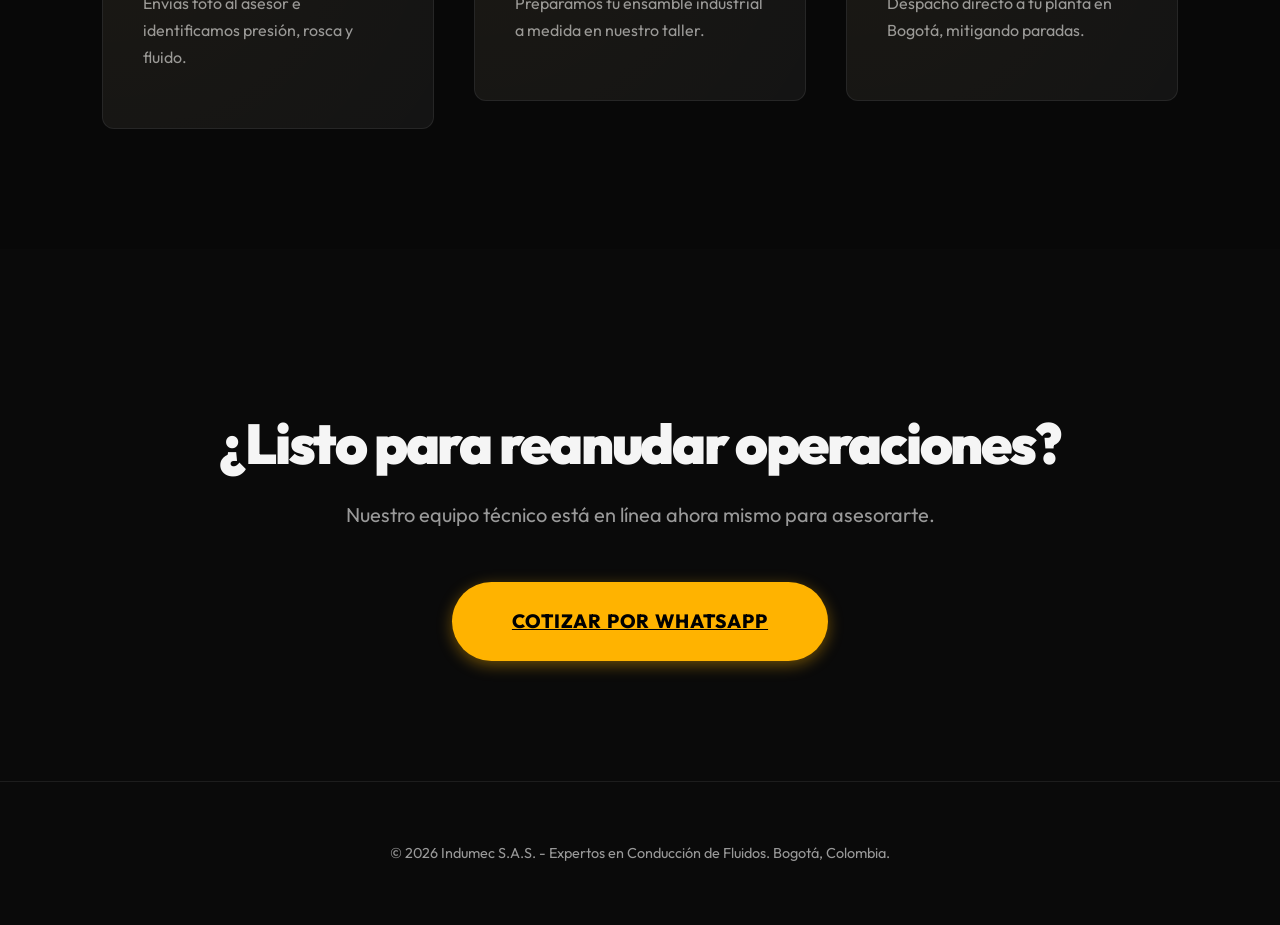
<file: mangueras-industriales.html>
<!DOCTYPE html>
<html lang="es">
<head>
  <!-- Google Tag Manager -->
  <script>(function(w,d,s,l,i){w[l]=w[l]||[];w[l].push({'gtm.start':
  new Date().getTime(),event:'gtm.js'});var f=d.getElementsByTagName(s)[0],
  j=d.createElement(s),dl=l!='dataLayer'?'&l='+l:'';j.async=true;j.src=
  'https://www.googletagmanager.com/gtm.js?id='+i+dl;f.parentNode.insertBefore(j,f);
  })(window,document,'script','dataLayer','GTM-NZ4556RZ');</script>
  <!-- End Google Tag Manager -->

  <meta charset="UTF-8">
  <meta name="viewport" content="width=device-width, initial-scale=1.0">
  <title>Mangueras Industriales en Bogotá | Stock Inmediato | Indumec</title>
  <meta name="description" content="Suministro de mangueras industriales certificadas en Bogotá. Succión, descarga, vapor, químicos y alimentos. Asesoría técnica gratuita en minutos.">
  <link rel="canonical" href="https://www.indumec.com.co/mangueras-industriales" />
  
  <!-- CSS Premium -->
  <link rel="stylesheet" href="css/landings_premium.css">

  <style>
    /* Specific adjustments for this landing */
    .hero-landing { min-height: 100dvh; display: flex; flex-direction: column; justify-content: center; }
    .hero-claim span { color: var(--pc-accent); }
    
    /* Social Proof Grid */
    .proof-grid {
      display: flex;
      flex-wrap: wrap;
      gap: 48px;
      align-items: center;
      opacity: 0.6;
      margin-top: 40px;
    }
    .proof-grid img { height: 32px; filter: grayscale(1) invert(1); opacity: 0.8; }
    
    /* Category List */
    .solution-grid {
      display: grid;
      grid-template-columns: repeat(auto-fit, minmax(280px, 1fr));
      gap: 24px;
      margin-top: 40px;
    }

    /* Process Horizontal */
    .process-timeline {
      display: grid;
      grid-template-columns: repeat(auto-fit, minmax(200px, 1fr));
      gap: 40px;
      margin-top: 60px;
      position: relative;
    }
  </style>
</head>
<body>
  <!-- GTM noscript -->
  <noscript><iframe src="https://www.googletagmanager.com/ns.html?id=GTM-NZ4556RZ" height="0" width="0" style="display:none;visibility:hidden"></iframe></noscript>

  <!-- PREMIUM HEADER -->
  <header class="premium-header">
    <div class="header-left">
      <a href="index">
        <img src="assets/logo-white.png" alt="Mangueras Industriales" class="header-logo">
      </a>
    </div>
    
    <nav class="header-nav">
      <a href="catalogo" class="nav-item">Catálogo</a>
      <a href="index#categorias" class="nav-item">Servicios</a>
      <a href="index#soluciones" class="nav-item">Soluciones</a>
      <a href="index#contacto" class="nav-item">Contacto</a>
    </nav>
    
    <div class="header-right">
      <a href="https://wa.me/573222503564?text=Urgente%3A%20Necesito%20una%20manguera%20industrial%20para%20evitar%20parada%20de%20planta" class="btn-premium" target="_blank" rel="noopener">
        <span>COTIZAR AHORA</span>
        <svg width="20" height="20" viewBox="0 0 24 24" fill="none" stroke="currentColor" stroke-width="2.5" stroke-linecap="round" stroke-linejoin="round"><path d="M5 12h14m-7-7 7 7-7 7"/></svg>
      </a>
    </div>
  </header>

  <main>
    <!-- HERO SECTION -->
    <section class="hero-landing">
      <div class="hero-bg-glow"></div>
      <div class="hero-content">
        <span class="section-label">Solucion industrial inmediata</span>
        <h1 class="hero-claim">Tu maquinaria<br><span>no admite pausas.</span></h1>
        <p class="hero-subtitle">Mangueras industriales certificadas en stock para Bogotá. Despacho urgente porque cada hora de máquina parada destruye tus indicadores de rentabilidad.</p>
        
        <div class="hero-ctas">
          <a href="https://wa.me/573222503564?text=Necesito%20un%20reemplazo%20de%20manguera%20industrial%20hoy" class="btn-premium" style="padding: 20px 48px; font-size: 1.1rem;" target="_blank" rel="noopener">
            <span>Consultar stock en tiempo real</span>
          </a>
        </div>

        <div class="proof-grid">
          <img src="assets/FrigorificosBLElogo.png" alt="Frigorificos BLE">
          <img src="assets/NavitransLOGO.png" alt="Navitrans">
          <img src="assets/Unionandinalogo.png" alt="Union Andina">
          <img src="assets/Tellevamossas.png" alt="Te Llevamos SAS">
        </div>
      </div>
    </section>

    <!-- DIFFERENTIATOR SECTION -->
    <section class="section-premium" style="background: #050505;">
      <div class="section-inner" style="display: grid; grid-template-columns: 1.2fr 1fr; gap: 80px; align-items: center;">
        <div class="diff-visual">
          <h2 style="font-size: clamp(2rem, 5vw, 4rem); margin-bottom: 32px;">Nuestra expertise técnica <span style="color: var(--pc-accent);">protege tu inversión.</span></h2>
          <p style="font-size: 1.25rem;">No somos simples tomadores de pedidos. Diagnosticamos la falla raíz de tu manguera estropeada para recomendarte el compuesto exacto que resista la abrasión, presión y temperatura de tu entorno real.</p>
        </div>
        <div class="card-premium">
          <h3 style="color: var(--pc-accent); margin-bottom: 24px;">Compromiso Indumec:</h3>
          <ul style="list-style: none; padding: 0; margin: 0; display: grid; gap: 20px;">
            <li class="nav-item" style="text-transform: none; color: white;">✓ Identificación técnica por foto en minutos</li>
            <li class="nav-item" style="text-transform: none; color: white;">✓ Garantía estructural en todos los ensambles</li>
            <li class="nav-item" style="text-transform: none; color: white;">✓ Entregas prioritarias en Bogotá y Sabana</li>
          </ul>
        </div>
      </div>
    </section>

    <!-- SOLUTIONS GRID -->
    <section class="section-premium">
      <span class="section-label">Líneas de Producto</span>
      <h2 style="margin-bottom: 48px;">Soluciones para cada fluido industrial</h2>
      
      <div class="solution-grid">
        <div class="card-premium">
          <h3>Succión y Descarga</h3>
          <p>Para agua, lodos y materiales densos. Reforzadas internamente para evitar el colapso.</p>
        </div>
        <div class="card-premium">
          <h3>Sistemas de Vapor</h3>
          <p>Compuestos que resisten picos térmicos extremos sin pérdida de flexibilidad.</p>
        </div>
        <div class="card-premium">
          <h3>Grado Alimenticio</h3>
          <p>Certificación FDA para el manejo de alimentos y bebidas. Materiales inertes y seguros.</p>
        </div>
        <div class="card-premium">
          <h3>Químicos y Abrasivos</h3>
          <p>Resistencia química absoluta para el manejo de ácidos, solventes y particulados.</p>
        </div>
      </div>
    </section>

    <!-- PROCESS SECTION -->
    <section class="section-premium" style="background: #080808; border-top: 1px solid var(--pc-border);">
      <span class="section-label">Acompañamiento</span>
      <h2>Proceso Flash: de la falla a la solución</h2>
      
      <div class="process-timeline">
        <div class="step-card">
          <div style="font-size: 3rem; font-weight: 900; opacity: 0.1; margin-bottom: -40px;">01</div>
          <div class="card-premium" style="margin-top: 20px;">
            <h4>Triage Técnico</h4>
            <p>Envías foto al asesor e identificamos presión, rosca y fluido.</p>
          </div>
        </div>
        <div class="step-card">
          <div style="font-size: 3rem; font-weight: 900; opacity: 0.1; margin-bottom: -40px;">02</div>
          <div class="card-premium" style="margin-top: 20px;">
            <h4>Fabricación</h4>
            <p>Preparamos tu ensamble industrial a medida en nuestro taller.</p>
          </div>
        </div>
        <div class="step-card">
          <div style="font-size: 3rem; font-weight: 900; opacity: 0.1; margin-bottom: -40px;">03</div>
          <div class="card-premium" style="margin-top: 20px;">
            <h4>Entrega Veloz</h4>
            <p>Despacho directo a tu planta en Bogotá, mitigando paradas.</p>
          </div>
        </div>
      </div>
    </section>

    <!-- CLOSING CTA -->
    <section class="section-premium" style="text-align: center;">
      <h2 style="font-size: 3.5rem; margin-bottom: 24px;">¿Listo para reanudar operaciones?</h2>
      <p style="margin: 0 auto 50px auto; font-size: 1.25rem;">Nuestro equipo técnico está en línea ahora mismo para asesorarte.</p>
      <a href="https://wa.me/573222503564?text=Necesito%20una%20manguera%20industrial%20ahora" class="btn-premium" style="padding: 24px 60px; font-size: 1.2rem;" target="_blank" rel="noopener">
        <span>Cotizar por WhatsApp</span>
      </a>
    </section>
  </main>

  <footer style="padding: 60px 8vw; border-top: 1px solid var(--pc-border); color: var(--pc-text-dim); text-align: center; font-size: 0.9rem;">
    &copy; 2026 Indumec S.A.S. - Expertos en Conducción de Fluidos. Bogotá, Colombia.
  </footer>

  <!-- Bottom Sticky Bar -->
  <div class="bottom-sticky-bar" id="bottom-sticky-bar" style="position: fixed; bottom: 0; left: 0; right: 0; background: rgba(10,10,10,0.9); backdrop-filter: blur(15px); border-top: 1px solid rgba(255,255,255,0.1); padding: 12px 5vw; display: flex; justify-content: space-between; align-items: center; z-index: 1000;">
    <a href="tel:+573222503564" style="display: flex; align-items: center; gap: 12px; color: white; text-decoration: none;">
      <div style="background: #25D366; width: 40px; height: 40px; border-radius: 50%; display: flex; align-items: center; justify-content: center;">
        <svg width="20" height="20" viewBox="0 0 24 24" fill="white"><path d="M22 16.92v3a2 2 0 0 1-2.18 2 19.79 19.79 0 0 1-8.63-3.07 19.5 19.5 0 0 1-6-6 19.79 19.79 0 0 1-3.07-8.67A2 2 0 0 1 4.11 2h3a2 2 0 0 1 2 1.72 12.84 12.84 0 0 0 .7 2.81 2 2 0 0 1-.45 2.11L8.09 9.91a16 16 0 0 0 6 6l1.27-1.27a2 2 0 0 1 2.11-.45 12.84 12.84 0 0 0 2.81.7A2 2 0 0 1 22 16.92z"/></svg>
      </div>
      <div>
        <div style="font-size: 0.7rem; opacity: 0.6; text-transform: uppercase; letter-spacing: 0.05em;">Línea directa</div>
        <div style="font-weight: 800; font-size: 1.1rem;">¡Llamar ya!</div>
      </div>
    </a>
    <a href="catalogo" style="background: var(--pc-accent); color: #000; padding: 10px 20px; border-radius: 50px; font-weight: 800; font-size: 0.85rem; text-decoration: none; text-transform: uppercase;">Catálogo</a>
  </div>
</body>
</html>
</file>
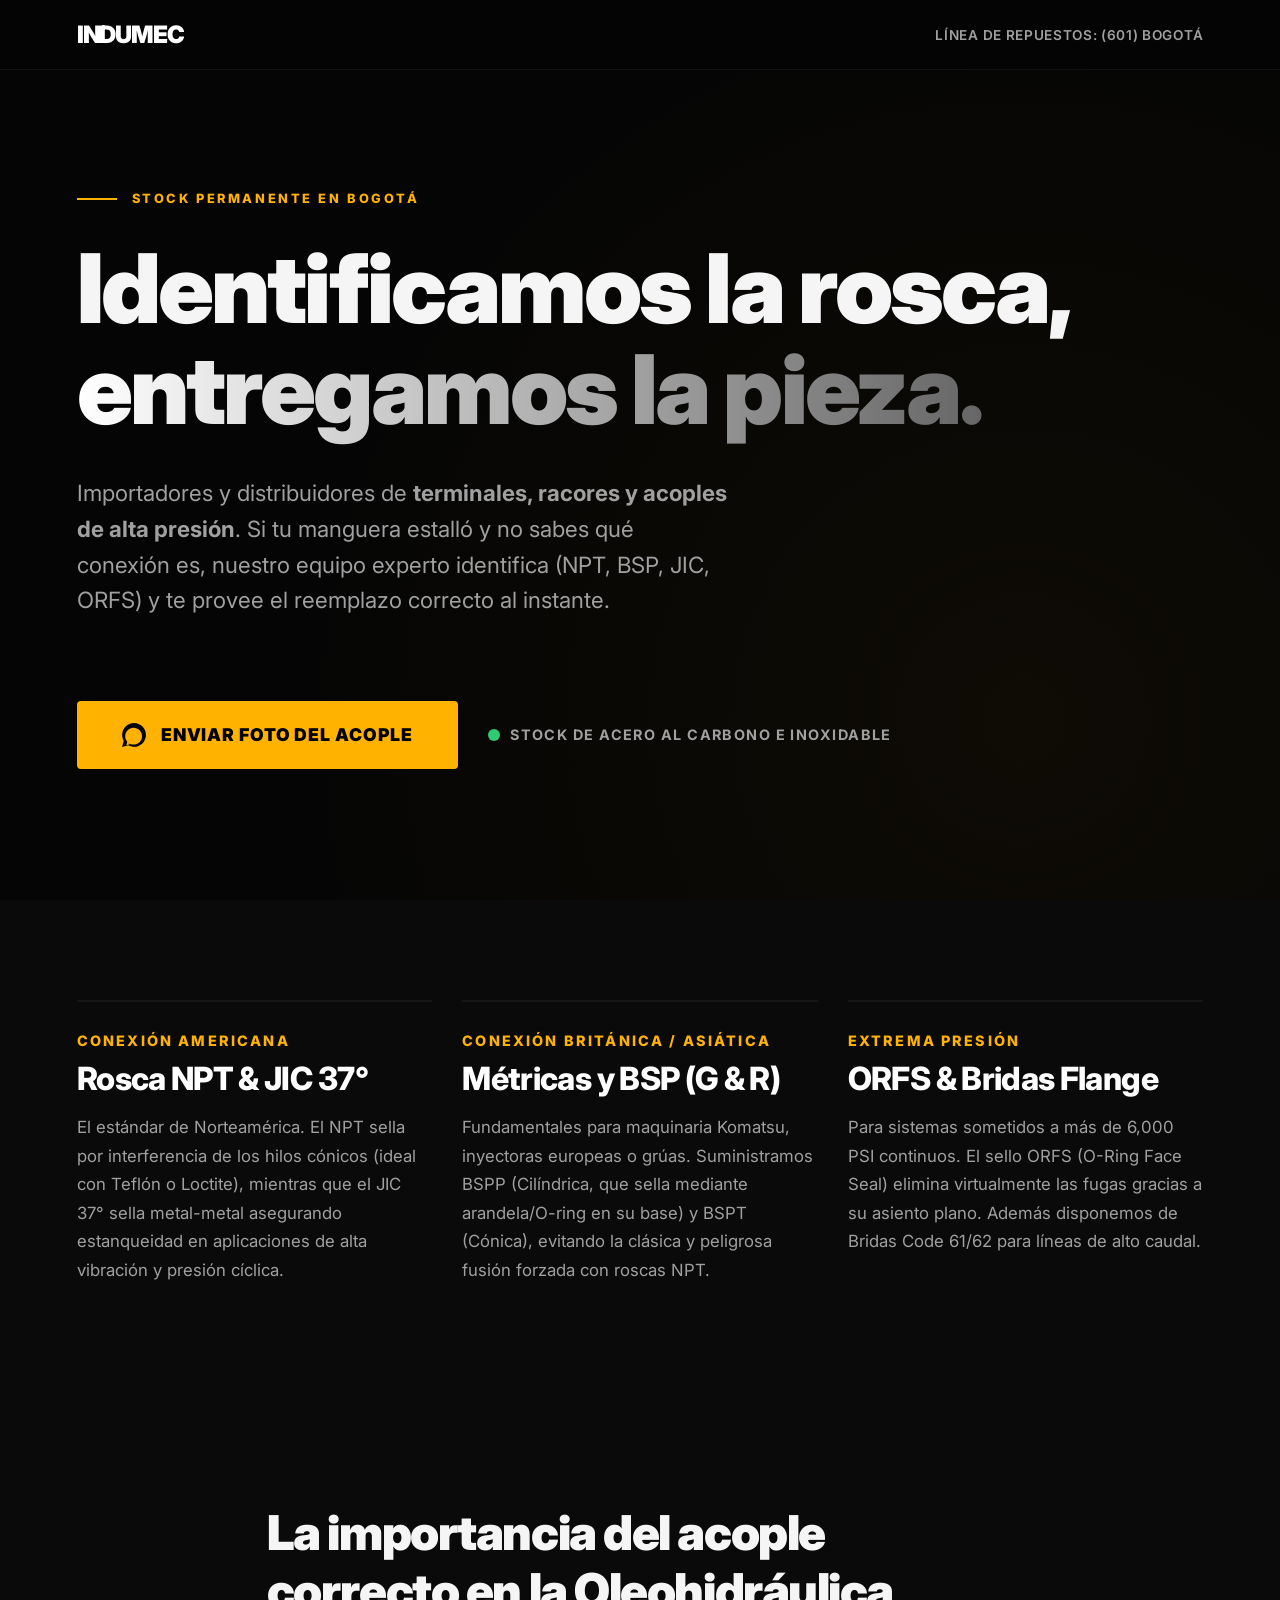
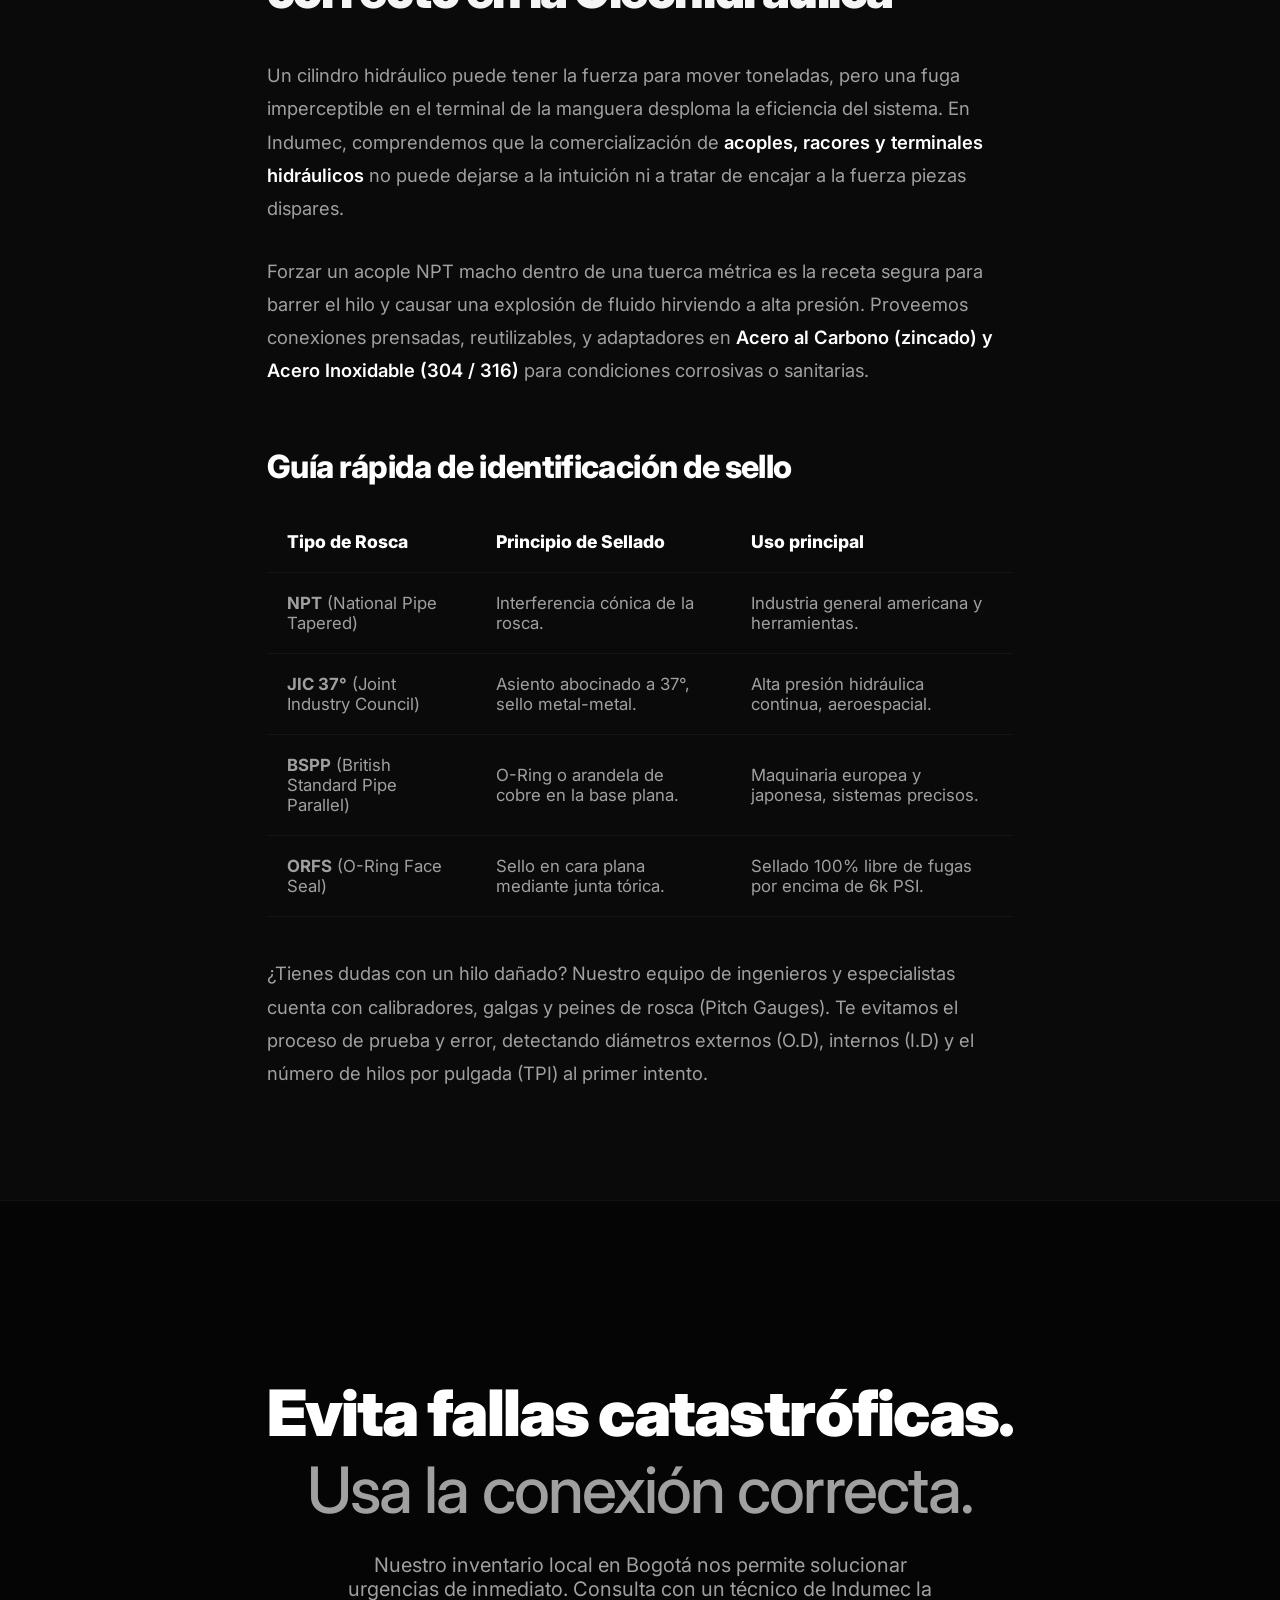
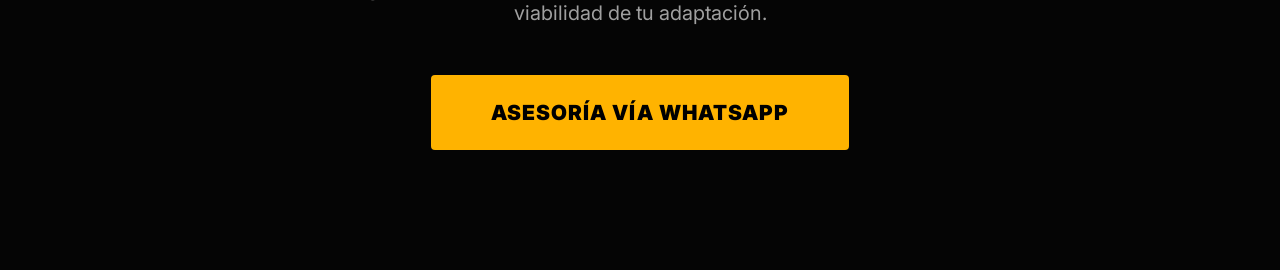
<file: terminales-y-acoples-npt-bsp.html>
<!DOCTYPE html>
<html lang="es">
<head>
  <!-- Google Tag Manager -->
  <script>(function(w,d,s,l,i){w[l]=w[l]||[];w[l].push({'gtm.start':
  new Date().getTime(),event:'gtm.js'});var f=d.getElementsByTagName(s)[0],
  j=d.createElement(s),dl=l!='dataLayer'?'&l='+l:'';j.async=true;j.src=
  'https://www.googletagmanager.com/gtm.js?id='+i+dl;f.parentNode.insertBefore(j,f);
  })(window,document,'script','dataLayer','GTM-NZ4556RZ');</script>
  <!-- End Google Tag Manager -->

  <meta charset="UTF-8">
  <meta name="viewport" content="width=device-width, initial-scale=1.0">
  <title>Terminales y Acoples NPT, BSP, JIC en Bogotá | Indumec</title>
  <meta name="description" content="Distribuidor directo de acoples hidráulicos, racores y terminales (NPT, BSP, JIC, ORFS) en Bogotá. Acero al carbono e Inoxidable para alta presión.">
  <link rel="canonical" href="https://www.indumec.com.co/terminales-y-acoples-npt-bsp" />
  
  <!-- Tipografía -->
  <link rel="preconnect" href="https://fonts.googleapis.com">
  <link rel="preconnect" href="https://fonts.gstatic.com" crossorigin>
  <link href="https://fonts.googleapis.com/css2?family=Inter:wght@400;500;600;800;900&display=swap" rel="stylesheet">

  <style>
    :root {
      --bg-dark: #0a0a0a;
      --bg-darker: #050505;
      --accent: #FFB300; /* Amarillo industrial */
      --text-light: #F5F5F5;
      --text-dim: #A0A0A0;
    }
    
    * { box-sizing: border-box; }
    
    body {
      background-color: var(--bg-dark);
      color: var(--text-light);
      font-family: 'Inter', system-ui, sans-serif;
      overflow-x: hidden;
      margin: 0;
      -webkit-font-smoothing: antialiased;
    }
    
    /* Header Minimal para Landing */
    .landing-header {
      position: fixed;
      top: 0; left: 0; right: 0;
      display: flex;
      justify-content: space-between;
      align-items: center;
      padding: 20px 6vw;
      background: rgba(5,5,5,0.85);
      backdrop-filter: blur(12px);
      -webkit-backdrop-filter: blur(12px);
      z-index: 100;
      border-bottom: 1px solid rgba(255,255,255,0.05);
    }
    
    .logo-text {
      color: white; 
      font-weight: 900; 
      font-size: 1.5rem; 
      text-decoration: none; 
      letter-spacing: -0.05em;
    }
    
    .landing-hero {
      min-height: 100vh;
      display: flex;
      flex-direction: column;
      justify-content: center;
      padding: 120px 6vw 60px 6vw;
      background: radial-gradient(circle at 80% 80%, rgba(255,179,0,0.04) 0%, transparent 60%), var(--bg-darker);
      position: relative;
    }
    
    .hero-label {
      text-transform: uppercase;
      letter-spacing: 0.2em;
      color: var(--accent);
      font-weight: 800;
      font-size: 0.8rem;
      margin-bottom: 2rem;
      display: flex;
      align-items: center;
      gap: 15px;
    }
    
    .hero-label::before {
      content: '';
      display: inline-block;
      width: 40px;
      height: 2px;
      background: var(--accent);
    }
    
    .hero-title {
      font-size: clamp(3rem, 7.5vw, 6rem);
      line-height: 1.05;
      font-weight: 900;
      margin: 0;
      max-width: 1000px;
      letter-spacing: -0.03em;
      text-wrap: balance;
    }
    
    .hero-title span {
      background: -webkit-linear-gradient(0deg, #FFFFFF 0%, #666666 100%);
      -webkit-background-clip: text;
      -webkit-text-fill-color: transparent;
    }
    
    .hero-subtitle {
      font-size: clamp(1.1rem, 2vw, 1.4rem);
      color: var(--text-dim);
      margin-top: 35px;
      max-width: 650px;
      line-height: 1.6;
      font-weight: 400;
    }
    
    .hero-cta-wrapper {
      margin-top: 60px;
      display: flex;
      gap: 30px;
      align-items: center;
      flex-wrap: wrap;
    }
    
    .btn-urgency {
      background: var(--accent);
      color: #000;
      padding: 22px 45px;
      font-size: 1.1rem;
      font-weight: 900;
      text-decoration: none;
      border-radius: 4px;
      display: inline-flex;
      align-items: center;
      gap: 15px;
      text-transform: uppercase;
      letter-spacing: 0.05em;
      transition: all 0.3s cubic-bezier(0.16, 1, 0.3, 1);
    }
    
    .btn-urgency:hover {
      transform: translateY(-4px);
      box-shadow: 0 15px 35px rgba(255,179,0,0.25);
      background: #FFC02A;
    }
    
    .urgency-note {
      color: var(--text-dim);
      font-weight: 700;
      font-size: 0.9rem;
      display: flex;
      align-items: center;
      gap: 10px;
      text-transform: uppercase;
      letter-spacing: 0.1em;
    }
    
    .pulse-dot {
      display: block;
      width: 12px;
      height: 12px;
      background: #2ecc71; /* Verde stock disponible */
      border-radius: 50%;
      box-shadow: 0 0 0 0 rgba(46, 204, 113, 0.7);
      animation: pulse-green 2s infinite;
    }
    
    @keyframes pulse-green {
      0% { transform: scale(0.95); box-shadow: 0 0 0 0 rgba(46, 204, 113, 0.7); }
      70% { transform: scale(1); box-shadow: 0 0 0 10px rgba(46, 204, 113, 0); }
      100% { transform: scale(0.95); box-shadow: 0 0 0 0 rgba(46, 204, 113, 0); }
    }
    
    /* Grid de Conectores (Visual SEO) */
    .specs-grid {
      display: grid;
      grid-template-columns: repeat(auto-fit, minmax(280px, 1fr));
      gap: 30px;
      padding: 100px 6vw;
      background: var(--bg-dark);
    }
    
    .spec-card {
      border-top: 2px solid rgba(255,255,255,0.05);
      padding-top: 30px;
    }
    
    .spec-type {
      color: var(--accent);
      font-size: 0.9rem;
      font-weight: 800;
      letter-spacing: 0.15em;
      margin-bottom: 10px;
    }
    
    .spec-card h3 {
      font-size: 2rem;
      color: white;
      margin: 0 0 15px 0;
      font-weight: 800;
      letter-spacing: -0.02em;
    }
    
    .spec-card p {
      color: var(--text-dim);
      line-height: 1.7;
      margin: 0;
      font-size: 1.05rem;
    }
    
    /* SEO Text Block */
    .seo-content {
      max-width: 900px;
      margin: 0 auto;
      padding: 80px 6vw;
    }
    
    .seo-content h2 {
      font-size: clamp(2rem, 4vw, 3rem);
      margin-bottom: 40px;
      font-weight: 900;
      letter-spacing: -0.03em;
      line-height: 1.2;
    }
    
    .seo-content p {
      font-size: 1.15rem;
      color: var(--text-dim);
      line-height: 1.8;
      margin-bottom: 30px;
    }
    
    .seo-content p strong {
      color: white;
      font-weight: 600;
    }
    
    .seo-content h3 {
      font-size: 2rem;
      color: white;
      margin-top: 60px;
      margin-bottom: 25px;
      font-weight: 800;
      letter-spacing: -0.02em;
    }
    
    .thread-table {
      width: 100%;
      border-collapse: collapse;
      margin-bottom: 40px;
      margin-top: 20px;
    }
    
    .thread-table th, .thread-table td {
      padding: 20px;
      text-align: left;
      border-bottom: 1px solid rgba(255,255,255,0.05);
    }
    
    .thread-table th {
      color: white;
      font-weight: 800;
      font-size: 1.1rem;
    }
    
    .thread-table td {
      color: var(--text-dim);
      font-size: 1.05rem;
    }
    
    /* CTA Footer */
    .cta-footer {
      background: var(--bg-darker);
      padding: 120px 5vw;
      text-align: center;
      border-top: 1px solid rgba(255,255,255,0.05);
    }
    
    .cta-footer h2 {
      font-size: clamp(2.5rem, 5vw, 4rem);
      color: white;
      margin-bottom: 25px;
      font-weight: 900;
      letter-spacing: -0.03em;
    }
  </style>
  
  <script type="application/ld+json">
  {
    "@context": "https://schema.org",
    "@type": "LocalBusiness",
    "name": "Indumec - Terminales y Acoples",
    "image": "https://www.indumec.com.co/assets/logo.png",
    "@id": "",
    "url": "https://www.indumec.com.co",
    "telephone": "+57601",
    "address": {
      "@type": "PostalAddress",
      "addressLocality": "Bogotá",
      "addressCountry": "CO"
    },
    "description": "Stock masivo de terminales y acoples hidráulicos NPT, BSP, JIC, ORFS y bridas SAE en Bogotá. Acero al carbono e acero inoxidable para maquinaria pesada e industria.",
    "priceRange": "$$"
  }
  </script>
</head>
<body>
  <!-- Google Tag Manager (noscript) -->
  <noscript><iframe src="https://www.googletagmanager.com/ns.html?id=GTM-NZ4556RZ"
  height="0" width="0" style="display:none;visibility:hidden"></iframe></noscript>
  <!-- End Google Tag Manager (noscript) -->

  <!-- Header -->
  <header class="landing-header">
    <a href="index" class="logo-text">INDUMEC</a>
    <div style="color: var(--text-dim); font-size: 0.85rem; font-weight: 600; text-transform: uppercase; letter-spacing: 0.05em;">Línea de Repuestos: (601) Bogotá</div>
  </header>

  <!-- Hero Section -->
  <main>
    <section class="landing-hero">
      <div class="hero-label">Stock Permanente en Bogotá</div>
      <h1 class="hero-title">Identificamos la rosca, <br><span>entregamos la pieza.</span></h1>
      <p class="hero-subtitle">Importadores y distribuidores de <strong>terminales, racores y acoples de alta presión</strong>. Si tu manguera estalló y no sabes qué conexión es, nuestro equipo experto identifica (NPT, BSP, JIC, ORFS) y te provee el reemplazo correcto al instante.</p>
      
      <div class="hero-cta-wrapper">
        <a href="https://wa.me/573222503564?text=Necesito%20identificar%20un%20acople%20urgente%20en%20Bogotá" class="btn-urgency" target="_blank" rel="noopener" onclick="dataLayer.push({event: 'whatsapp_click', location: 'acoples_hero'})">
          <svg width="24" height="24" viewBox="0 0 24 24" fill="currentColor"><path d="M.057 24l1.687-6.163c-1.041-1.804-1.588-3.849-1.588-5.946 0-6.556 5.332-11.888 11.888-11.888 3.176 0 6.161 1.237 8.404 3.48s3.481 5.229 3.481 8.406c0 6.556-5.333 11.888-11.888 11.888-2.01 0-3.986-.51-5.742-1.477l-6.142 1.7zm6.392-3.873c1.552.921 3.326 1.41 5.14 1.41 4.636 0 8.41-3.773 8.41-8.41 0-2.247-.874-4.358-2.46-5.945-1.588-1.588-3.7-2.462-5.948-2.462-4.636 0-8.41 3.774-8.41 8.41 0 1.903.644 3.753 1.826 5.24l.277.397-.946 3.453 3.54-.929.571.236z"/></svg>
          Enviar Foto del Acople
        </a>
        <div class="urgency-note">
          <span class="pulse-dot"></span>
          Stock de Acero al Carbono e Inoxidable
        </div>
      </div>
    </section>

    <!-- Tipos de Conectores (Specs Grid) -->
    <section class="specs-grid">
      <div class="spec-card">
        <div class="spec-type">CONEXIÓN AMERICANA</div>
        <h3>Rosca NPT & JIC 37°</h3>
        <p>El estándar de Norteamérica. El NPT sella por interferencia de los hilos cónicos (ideal con Teflón o Loctite), mientras que el JIC 37° sella metal-metal asegurando estanqueidad en aplicaciones de alta vibración y presión cíclica.</p>
      </div>
      <div class="spec-card">
        <div class="spec-type">CONEXIÓN BRITÁNICA / ASIÁTICA</div>
        <h3>Métricas y BSP (G & R)</h3>
        <p>Fundamentales para maquinaria Komatsu, inyectoras europeas o grúas. Suministramos BSPP (Cilíndrica, que sella mediante arandela/O-ring en su base) y BSPT (Cónica), evitando la clásica y peligrosa fusión forzada con roscas NPT.</p>
      </div>
      <div class="spec-card">
        <div class="spec-type">EXTREMA PRESIÓN</div>
        <h3>ORFS & Bridas Flange</h3>
        <p>Para sistemas sometidos a más de 6,000 PSI continuos. El sello ORFS (O-Ring Face Seal) elimina virtualmente las fugas gracias a su asiento plano. Además disponemos de Bridas Code 61/62 para líneas de alto caudal.</p>
      </div>
    </section>

    <!-- SEO Profundo Contextual -->
    <section class="seo-content">
      <h2>La importancia del acople correcto en la Oleohidráulica</h2>
      <p>Un cilindro hidráulico puede tener la fuerza para mover toneladas, pero una fuga imperceptible en el terminal de la manguera desploma la eficiencia del sistema. En Indumec, comprendemos que la comercialización de <strong>acoples, racores y terminales hidráulicos</strong> no puede dejarse a la intuición ni a tratar de encajar a la fuerza piezas dispares.</p>
      
      <p>Forzar un acople NPT macho dentro de una tuerca métrica es la receta segura para barrer el hilo y causar una explosión de fluido hirviendo a alta presión. Proveemos conexiones prensadas, reutilizables, y adaptadores en <strong>Acero al Carbono (zincado) y Acero Inoxidable (304 / 316)</strong> para condiciones corrosivas o sanitarias.</p>
      
      <h3>Guía rápida de identificación de sello</h3>
      
      <table class="thread-table">
        <thead>
          <tr>
            <th>Tipo de Rosca</th>
            <th>Principio de Sellado</th>
            <th>Uso principal</th>
          </tr>
        </thead>
        <tbody>
          <tr>
            <td><strong>NPT</strong> (National Pipe Tapered)</td>
            <td>Interferencia cónica de la rosca.</td>
            <td>Industria general americana y herramientas.</td>
          </tr>
          <tr>
            <td><strong>JIC 37°</strong> (Joint Industry Council)</td>
            <td>Asiento abocinado a 37°, sello metal-metal.</td>
            <td>Alta presión hidráulica continua, aeroespacial.</td>
          </tr>
          <tr>
            <td><strong>BSPP</strong> (British Standard Pipe Parallel)</td>
            <td>O-Ring o arandela de cobre en la base plana.</td>
            <td>Maquinaria europea y japonesa, sistemas precisos.</td>
          </tr>
          <tr>
            <td><strong>ORFS</strong> (O-Ring Face Seal)</td>
            <td>Sello en cara plana mediante junta tórica.</td>
            <td>Sellado 100% libre de fugas por encima de 6k PSI.</td>
          </tr>
        </tbody>
      </table>

      <p>¿Tienes dudas con un hilo dañado? Nuestro equipo de ingenieros y especialistas cuenta con calibradores, galgas y peines de rosca (Pitch Gauges). Te evitamos el proceso de prueba y error, detectando diámetros externos (O.D), internos (I.D) y el número de hilos por pulgada (TPI) al primer intento.</p>
    </section>

    <!-- CTA Footer Brutalista -->
    <footer class="cta-footer">
      <h2>Evita fallas catastróficas. <br><span style="color: var(--text-dim); font-weight: 500;">Usa la conexión correcta.</span></h2>
      <p style="color: var(--text-dim); margin-bottom: 50px; font-size: 1.25rem; max-width: 600px; margin-left: auto; margin-right: auto;">Nuestro inventario local en Bogotá nos permite solucionar urgencias de inmediato. Consulta con un técnico de Indumec la viabilidad de tu adaptación.</p>
      
      <a href="https://wa.me/573222503564?text=Necesito%20identificar%20la%20rosca%20de%20un%20acople" class="btn-urgency" target="_blank" rel="noopener" style="font-size: 1.3rem; padding: 25px 60px;">
        Asesoría Vía WhatsApp
      </a>
    </footer>
  </main>

</body>
</html>
</file>
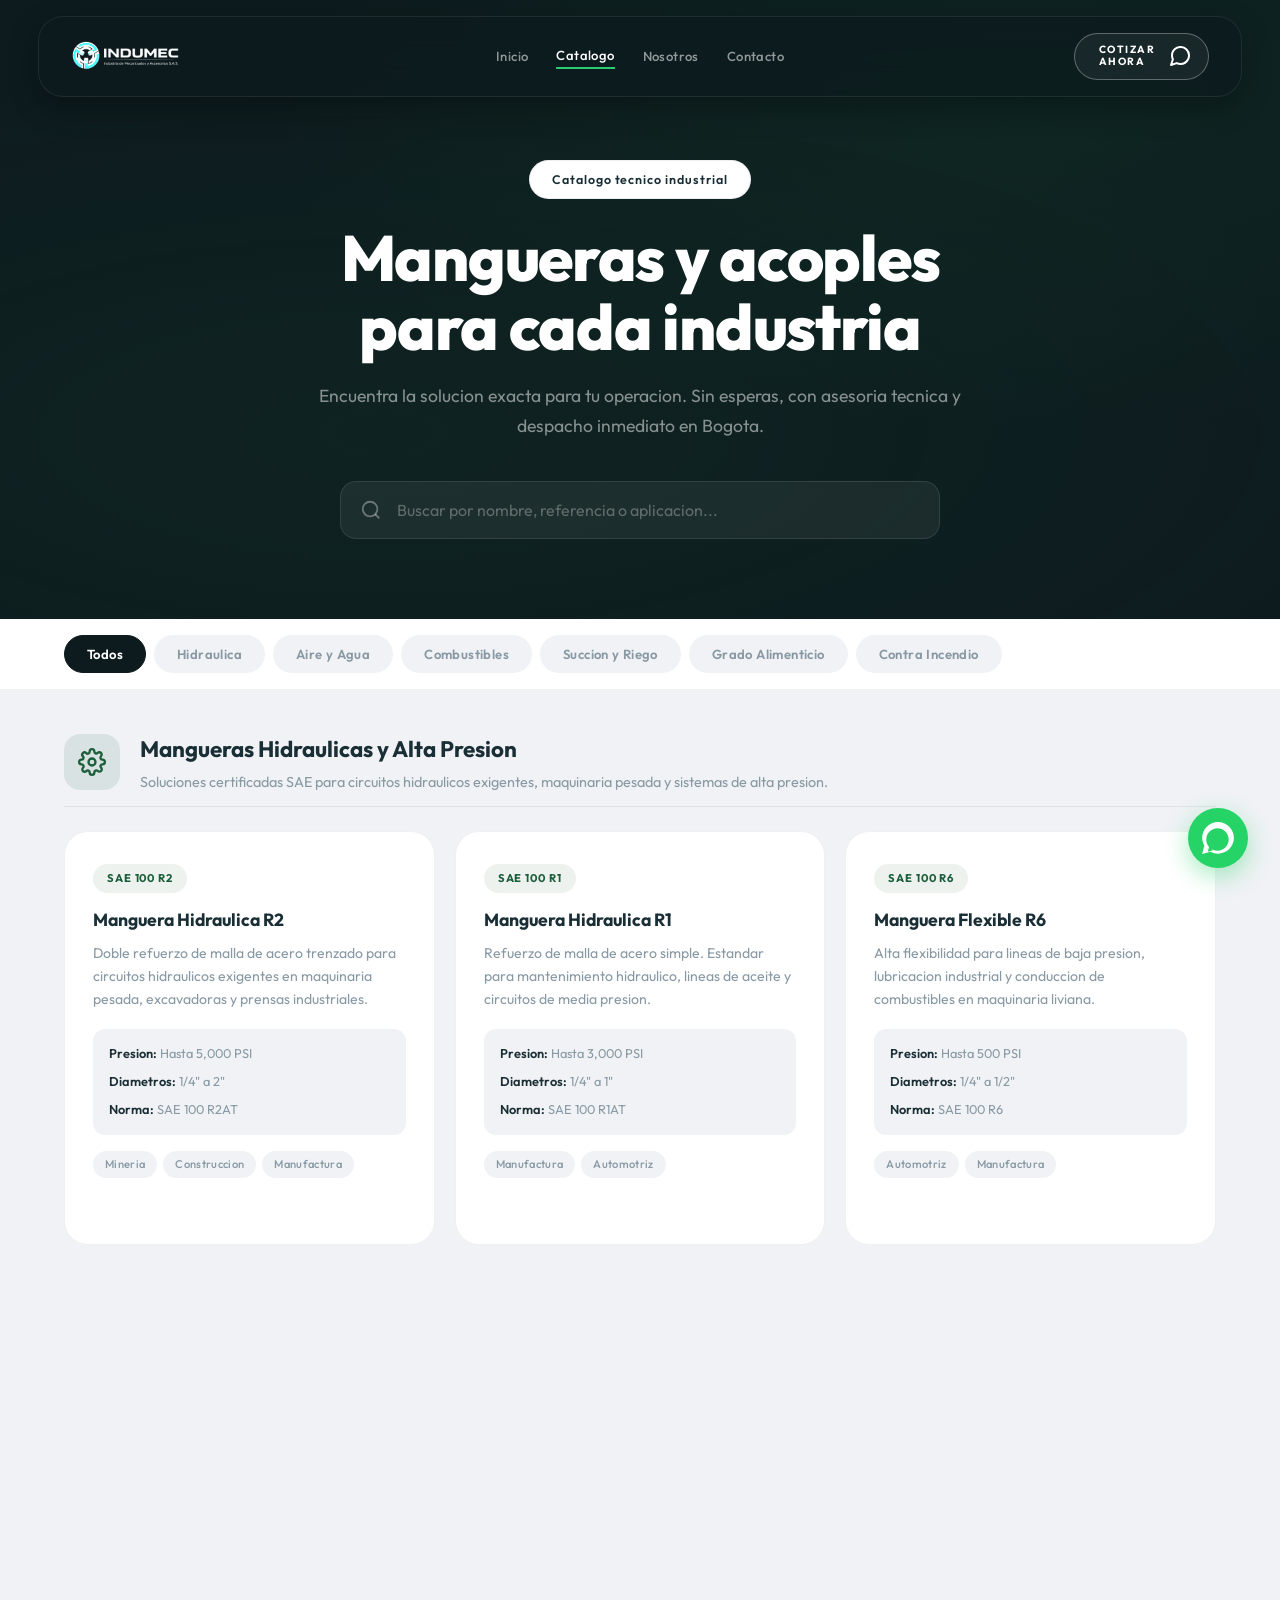
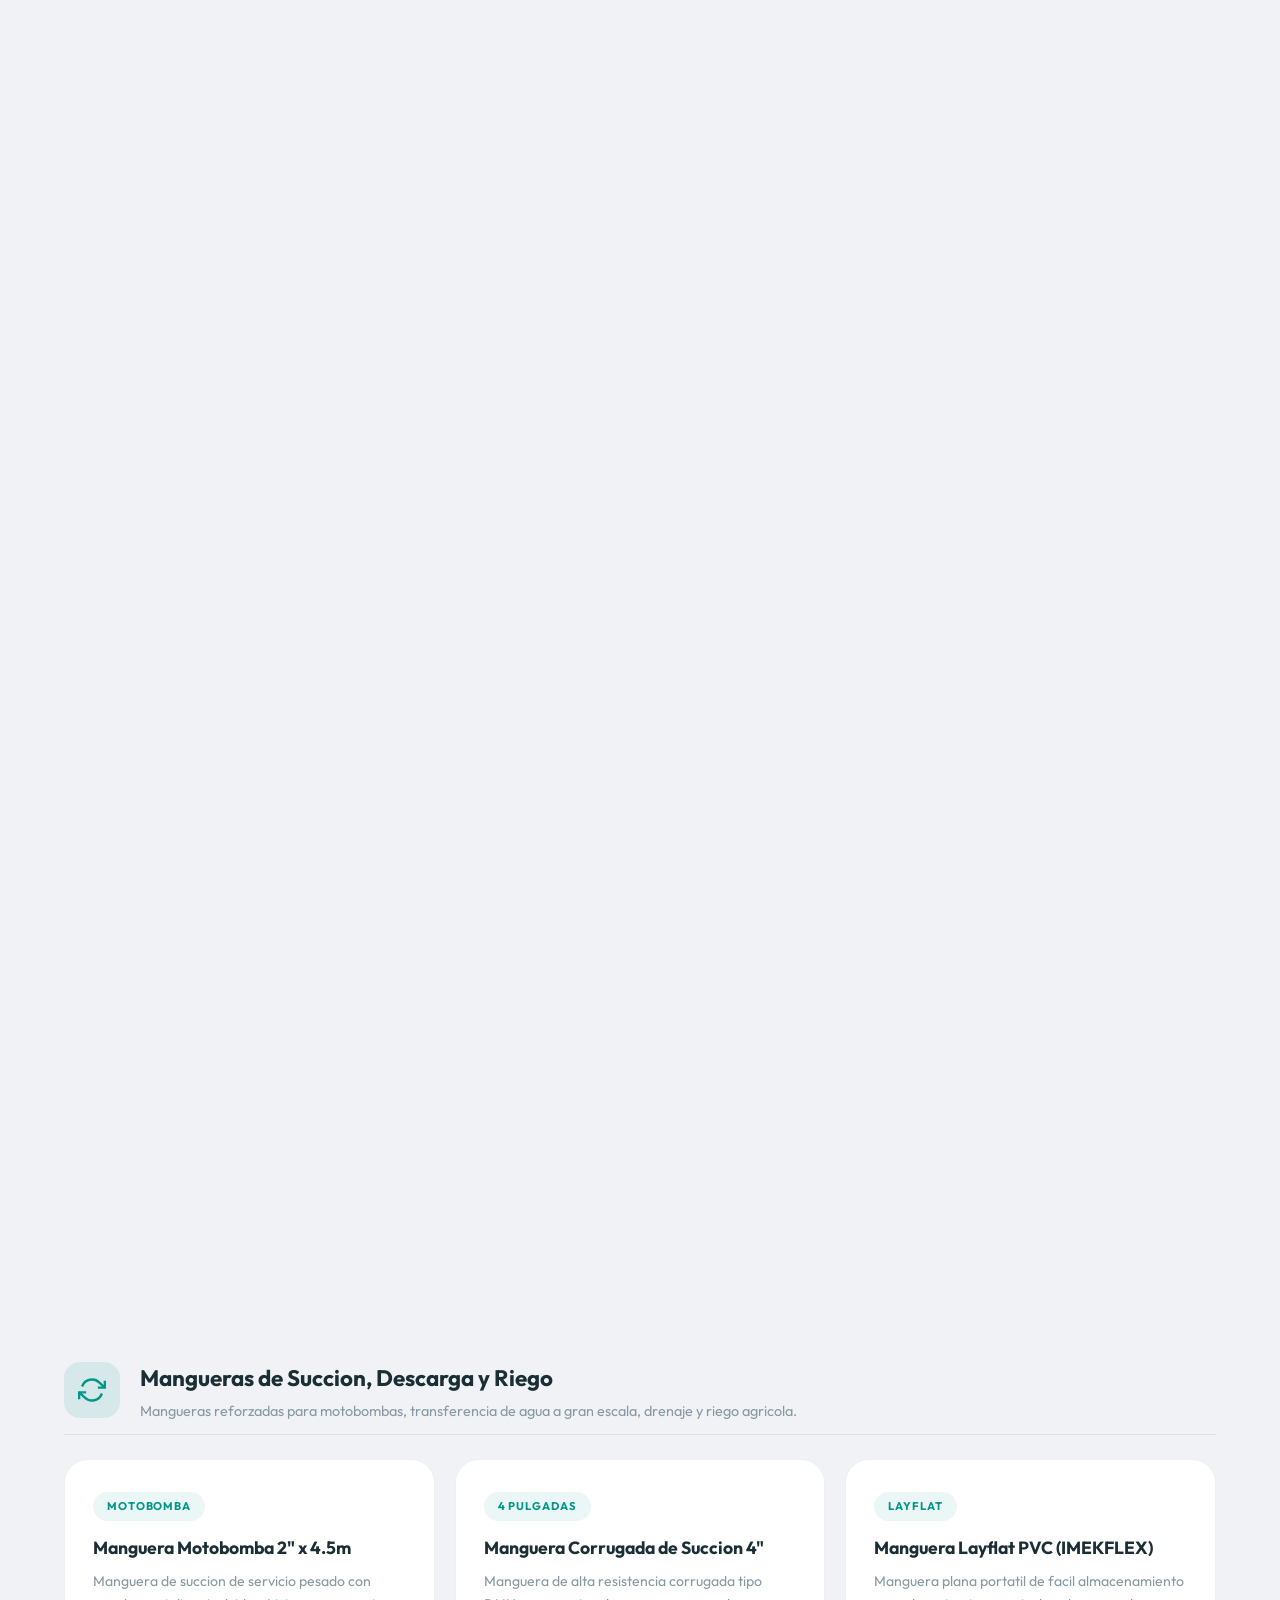
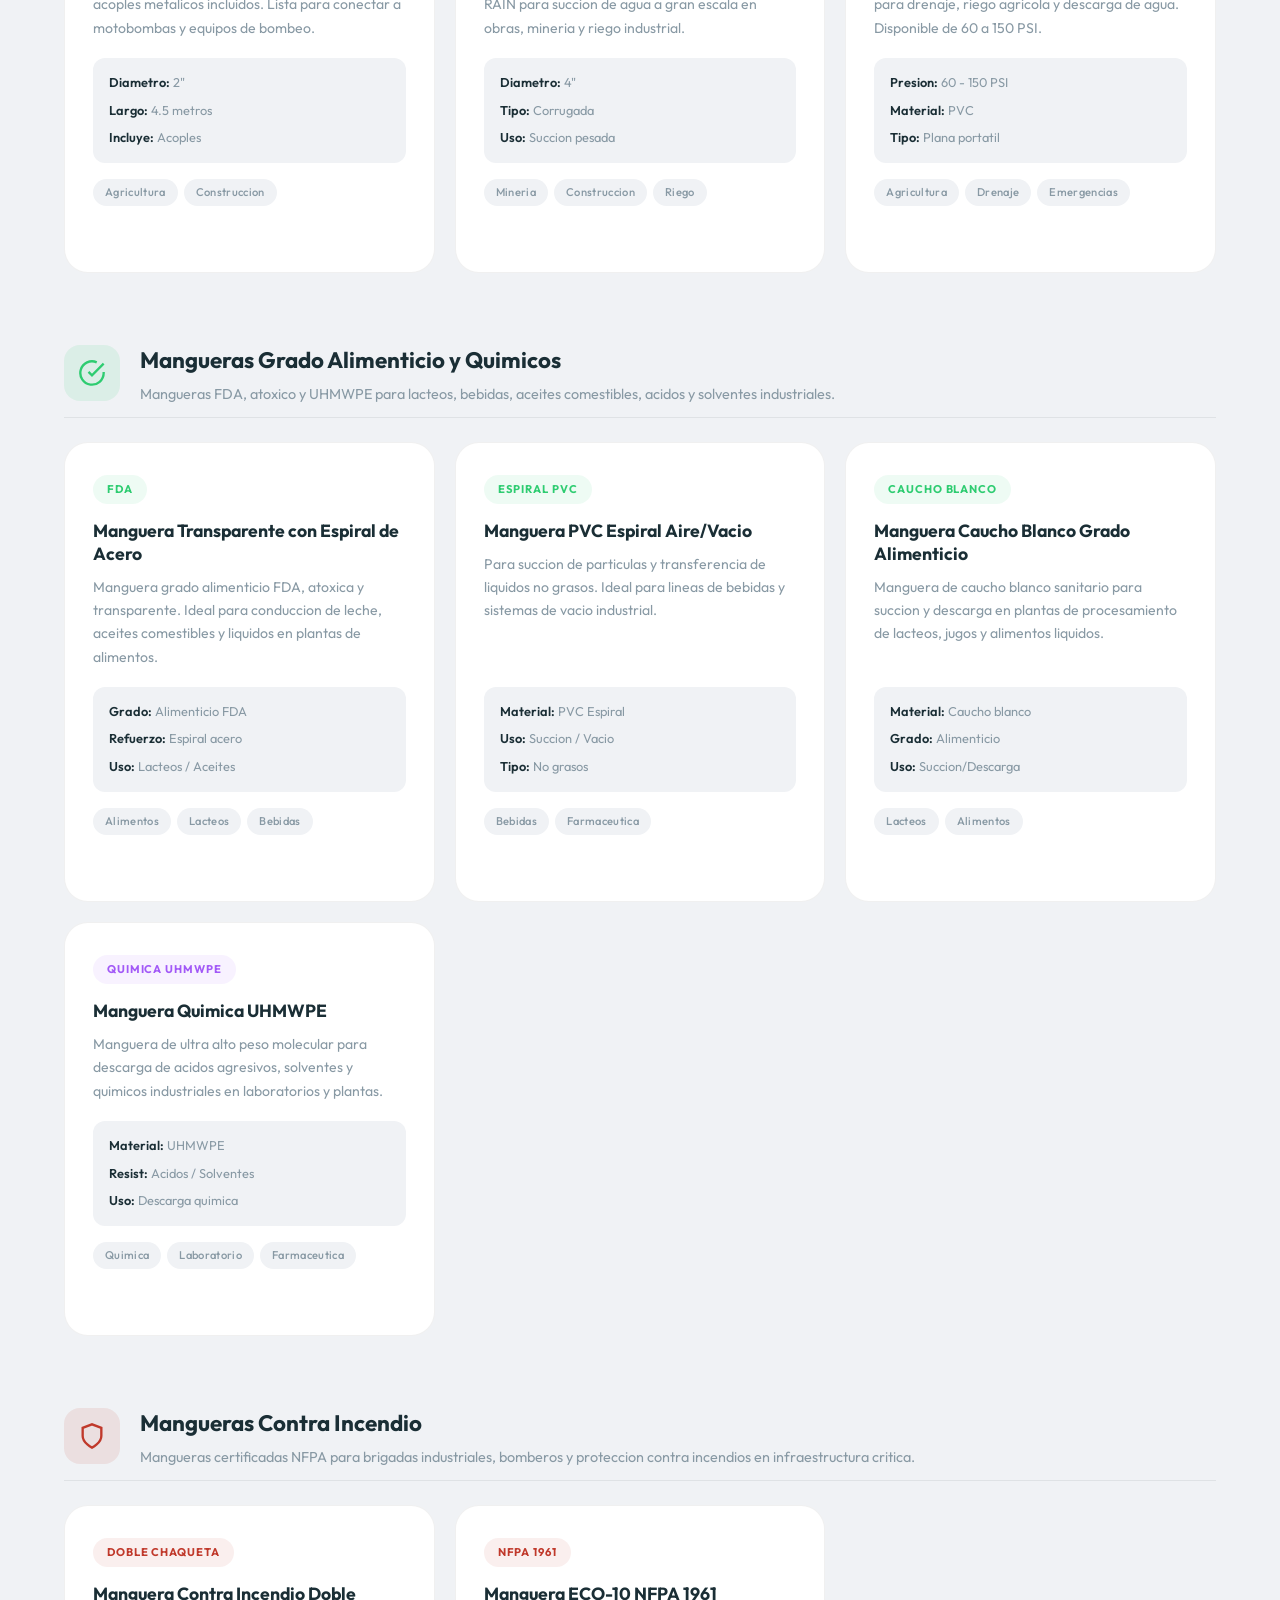
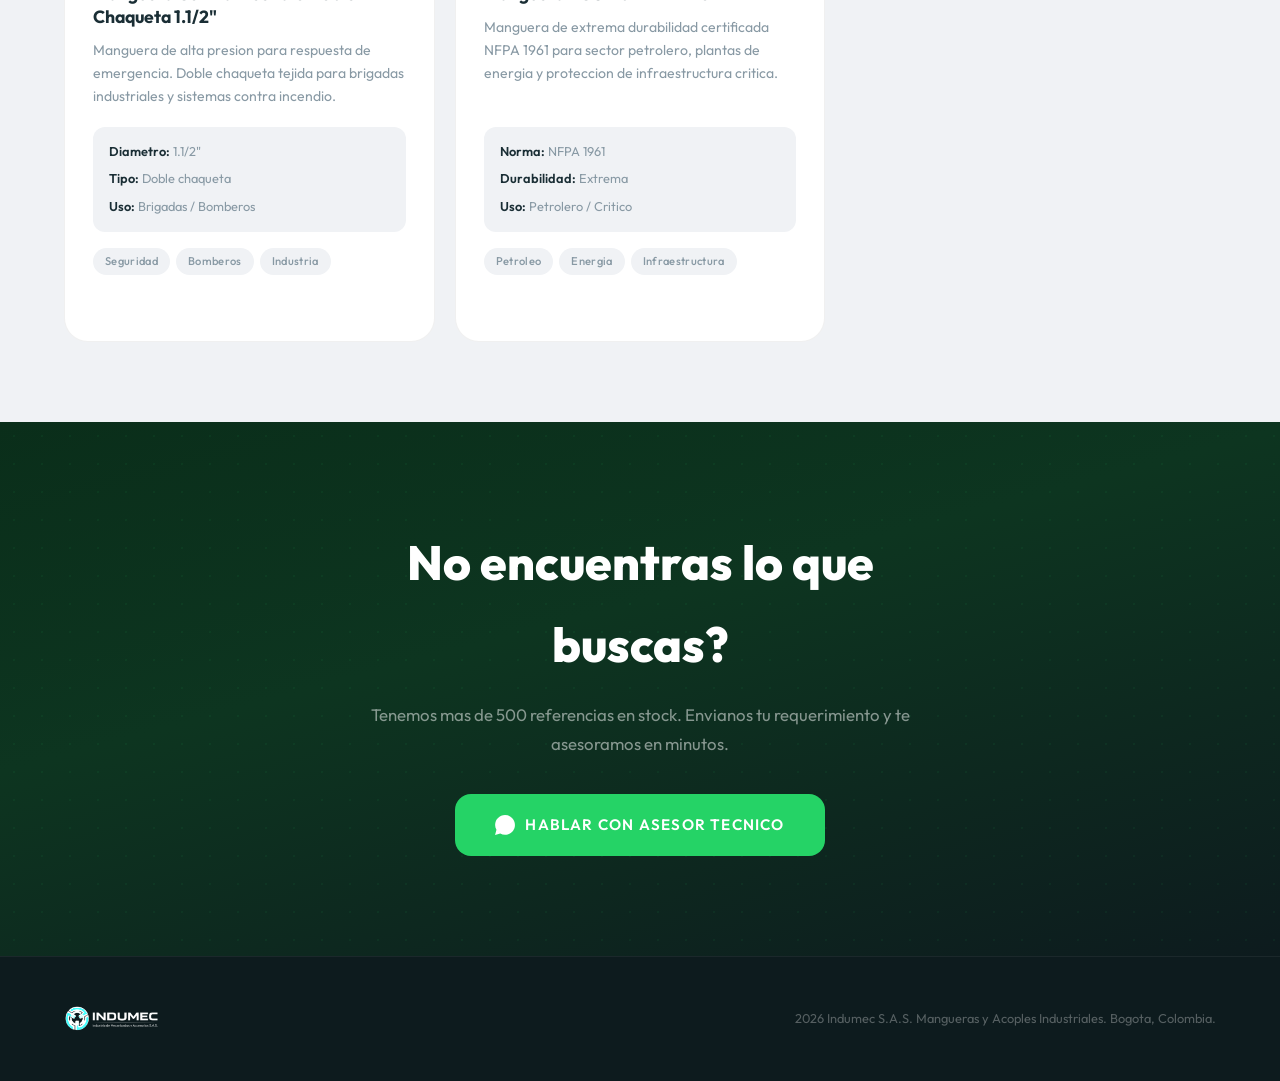
<file: backup_v1_aprobada/catalogo.html>
<!DOCTYPE html>
<html lang="es">
<head>
  <meta charset="UTF-8">
  <meta name="viewport" content="width=device-width, initial-scale=1.0">
  <title>Catalogo de Mangueras y Acoples Industriales | Indumec Bogota</title>
  <meta name="description" content="Catalogo completo de mangueras hidraulicas, acoples industriales, mangueras para combustibles, vapor, succion y contra incendio. Despacho inmediato en Bogota.">
  <meta name="keywords" content="mangueras hidraulicas SAE 100, acoples industriales, mangueras de vapor, mangueras contra incendio NFPA, mangueras grado alimenticio, mangueras para combustibles, catalogo industrial Bogota, Indumec">
  <meta property="og:title" content="Catalogo de Mangueras y Acoples Industriales | Indumec">
  <meta property="og:description" content="Encuentra la manguera o acople exacto para tu industria. Catalogo tecnico con despacho inmediato en Bogota.">
  <meta property="og:type" content="website">
  <meta property="og:url" content="https://indumec.com.co/catalogo">
  <link rel="stylesheet" href="css/style.css">
  <link rel="stylesheet" href="css/catalogo.css">
</head>
<body class="catalog-body">

  <!-- HEADER -->
  <header class="site-header" id="site-header">
    <button class="mobile-menu-btn" id="mobile-menu-btn" aria-label="Menu">
      <span></span><span></span><span></span>
    </button>
    
    <a href="index" class="logo-link"><img src="assets/logo-white.png" alt="Indumec - Mangueras y Acoples Industriales" class="logo"></a>
    
    <nav class="site-nav" id="site-nav">
      <a href="index" class="nav-link">Inicio</a>
      <a href="catalogo" class="nav-link" style="color:white; border-bottom: 2px solid var(--green-glow);">Catalogo</a>
      <a href="index#porque" class="nav-link">Nosotros</a>
      <a href="index#contacto" class="nav-link">Contacto</a>
    </nav>
    
    <a  href="https://wa.me/573057670817?text=Hola%2C%20necesito%20cotizar%20productos%20del%20catalogo%20Indumec" class="header-cta desktop-cta" target="_blank" rel="noopener">
      <div class="cta-text">
        <span>COTIZAR</span>
        <span>AHORA</span>
      </div>
      <svg class="cta-icon" width="24" height="24" viewBox="0 0 24 24" fill="none" stroke="white" stroke-width="2" stroke-linecap="round" stroke-linejoin="round"><path d="M21 11.5a8.38 8.38 0 0 1-.9 3.8 8.5 8.5 0 0 1-7.6 4.7 8.38 8.38 0 0 1-3.8-.9L3 21l1.9-5.7a8.38 8.38 0 0 1-.9-3.8 8.5 8.5 0 0 1 4.7-7.6 8.38 8.38 0 0 1 3.8-.9h.5a8.48 8.48 0 0 1 8 8v.5z"/></svg>
    </a>
    <a  href="https://wa.me/573057670817?text=Hola%2C%20necesito%20cotizar%20productos%20del%20catalogo%20Indumec" class="mobile-wa-cta" target="_blank" aria-label="WhatsApp" rel="noopener">
      <svg width="28" height="28" viewBox="0 0 24 24" fill="white"><path d="M.057 24l1.687-6.163c-1.041-1.804-1.588-3.849-1.588-5.946 0-6.556 5.332-11.888 11.888-11.888 3.176 0 6.161 1.237 8.404 3.48s3.481 5.229 3.481 8.406c0 6.556-5.333 11.888-11.888 11.888-2.01 0-3.986-.51-5.742-1.477l-6.142 1.7zm6.392-3.873c1.552.921 3.326 1.41 5.14 1.41 4.636 0 8.41-3.773 8.41-8.41 0-2.247-.874-4.358-2.46-5.945-1.588-1.588-3.7-2.462-5.948-2.462-4.636 0-8.41 3.774-8.41 8.41 0 1.903.644 3.753 1.826 5.24l.277.397-.946 3.453 3.54-.929.571.236z"/></svg>
    </a>
  </header>

  <!-- CATALOG HERO -->
  <section class="cat-hero">
    <div class="cat-hero-bg"></div>
    <div class="cat-hero-inner">
      <span class="pill-badge">Catalogo tecnico industrial</span>
      <h1 class="cat-hero-title">Mangueras y acoples<br>para cada industria</h1>
      <p class="cat-hero-sub">Encuentra la solucion exacta para tu operacion. Sin esperas, con asesoria tecnica y despacho inmediato en Bogota.</p>
      <!-- Search Bar -->
      <div class="cat-search-wrap">
        <svg class="cat-search-icon" width="22" height="22" viewBox="0 0 24 24" fill="none" stroke="currentColor" stroke-width="2"><circle cx="11" cy="11" r="8"/><line x1="21" y1="21" x2="16.65" y2="16.65"/></svg>
        <input type="text" id="cat-search" class="cat-search-input" placeholder="Buscar por nombre, referencia o aplicacion..." autocomplete="off">
        <span class="cat-search-hint" id="cat-search-count"></span>
      </div>
    </div>
  </section>

  <!-- CATEGORY FILTERS -->
  <div class="cat-filters-bar" id="cat-filters">
    <div class="cat-filters-inner">
      <button class="cat-filter active" data-filter="all">Todos</button>
      <button class="cat-filter" data-filter="hidraulica">Hidraulica</button>
      <button class="cat-filter" data-filter="aire-agua">Aire y Agua</button>
      <button class="cat-filter" data-filter="combustibles">Combustibles</button>
      <button class="cat-filter" data-filter="succion">Succion y Riego</button>
      <button class="cat-filter" data-filter="alimenticia">Grado Alimenticio</button>
      <button class="cat-filter" data-filter="incendio">Contra Incendio</button>
    </div>
  </div>

  <!-- CATALOG GRID -->
  <main class="cat-main">
    <div class="cat-grid" id="cat-grid">

      <!-- ==========================================
           CATEGORY 1: HIDRAULICA & ALTA PRESION
           ========================================== -->
      <div class="cat-category-header" data-category="hidraulica" id="sec-hidraulica">
        <div class="cat-cat-icon">
          <svg width="28" height="28" viewBox="0 0 24 24" fill="none" stroke="currentColor" stroke-width="2"><circle cx="12" cy="12" r="3"/><path d="M19.4 15a1.65 1.65 0 0 0 .33 1.82l.06.06a2 2 0 1 1-2.83 2.83l-.06-.06A1.65 1.65 0 0 0 15 19.4a1.65 1.65 0 0 0-1 1.51V21a2 2 0 1 1-4 0v-.09A1.65 1.65 0 0 0 9 19.4a1.65 1.65 0 0 0-1.82.33l-.06.06a2 2 0 1 1-2.83-2.83l.06-.06A1.65 1.65 0 0 0 4.68 15a1.65 1.65 0 0 0-1.51-1H3a2 2 0 1 1 0-4h.09A1.65 1.65 0 0 0 4.6 9a1.65 1.65 0 0 0-.33-1.82l-.06-.06a2 2 0 1 1 2.83-2.83l.06.06A1.65 1.65 0 0 0 9 4.68a1.65 1.65 0 0 0 1-1.51V3a2 2 0 1 1 4 0v.09a1.65 1.65 0 0 0 1 1.51 1.65 1.65 0 0 0 1.82-.33l.06-.06a2 2 0 1 1 2.83 2.83l-.06.06A1.65 1.65 0 0 0 19.4 9a1.65 1.65 0 0 0 1.51 1H21a2 2 0 1 1 0 4h-.09a1.65 1.65 0 0 0-1.51 1z"/></svg>
        </div>
        <div>
          <h2>Mangueras Hidraulicas y Alta Presion</h2>
          <p>Soluciones certificadas SAE para circuitos hidraulicos exigentes, maquinaria pesada y sistemas de alta presion.</p>
        </div>
      </div>

      <a  href="https://wa.me/573057670817?text=Hola%2C%20necesito%20cotizar%20manguera%20hidraulica%20SAE%20100%20R2%20para%20circuito%20hidraulico" target="_blank" class="cat-card" data-category="hidraulica" data-keywords="manguera hidraulica R2 SAE 100 doble malla alta presion maquinaria pesada" rel="noopener">
        <div class="cat-card-badge">SAE 100 R2</div>
        <h3 class="cat-card-title">Manguera Hidraulica R2</h3>
        <p class="cat-card-desc">Doble refuerzo de malla de acero trenzado para circuitos hidraulicos exigentes en maquinaria pesada, excavadoras y prensas industriales.</p>
        <div class="cat-card-specs">
          <span class="cat-spec"><strong>Presion:</strong> Hasta 5,000 PSI</span>
          <span class="cat-spec"><strong>Diametros:</strong> 1/4" a 2"</span>
          <span class="cat-spec"><strong>Norma:</strong> SAE 100 R2AT</span>
        </div>
        <div class="cat-card-tags">
          <span>Mineria</span><span>Construccion</span><span>Manufactura</span>
        </div>
        <span class="cat-card-cta">Cotizar ahora &rarr;</span>
      </a>

      <a  href="https://wa.me/573057670817?text=Hola%2C%20necesito%20cotizar%20manguera%20hidraulica%20SAE%20100%20R1%20para%20mantenimiento" target="_blank" class="cat-card" data-category="hidraulica" data-keywords="manguera hidraulica R1 SAE 100 mantenimiento aceite lineas hidraulicas" rel="noopener">
        <div class="cat-card-badge">SAE 100 R1</div>
        <h3 class="cat-card-title">Manguera Hidraulica R1</h3>
        <p class="cat-card-desc">Refuerzo de malla de acero simple. Estandar para mantenimiento hidraulico, lineas de aceite y circuitos de media presion.</p>
        <div class="cat-card-specs">
          <span class="cat-spec"><strong>Presion:</strong> Hasta 3,000 PSI</span>
          <span class="cat-spec"><strong>Diametros:</strong> 1/4" a 1"</span>
          <span class="cat-spec"><strong>Norma:</strong> SAE 100 R1AT</span>
        </div>
        <div class="cat-card-tags">
          <span>Manufactura</span><span>Automotriz</span>
        </div>
        <span class="cat-card-cta">Cotizar ahora &rarr;</span>
      </a>

      <a  href="https://wa.me/573057670817?text=Hola%2C%20necesito%20cotizar%20manguera%20SAE%20100%20R6%20para%20lubricacion%20y%20combustible" target="_blank" class="cat-card" data-category="hidraulica" data-keywords="manguera R6 SAE 100 baja presion lubricacion combustible flexible" rel="noopener">
        <div class="cat-card-badge">SAE 100 R6</div>
        <h3 class="cat-card-title">Manguera Flexible R6</h3>
        <p class="cat-card-desc">Alta flexibilidad para lineas de baja presion, lubricacion industrial y conduccion de combustibles en maquinaria liviana.</p>
        <div class="cat-card-specs">
          <span class="cat-spec"><strong>Presion:</strong> Hasta 500 PSI</span>
          <span class="cat-spec"><strong>Diametros:</strong> 1/4" a 1/2"</span>
          <span class="cat-spec"><strong>Norma:</strong> SAE 100 R6</span>
        </div>
        <div class="cat-card-tags">
          <span>Automotriz</span><span>Manufactura</span>
        </div>
        <span class="cat-card-cta">Cotizar ahora &rarr;</span>
      </a>

      <a  href="https://wa.me/573057670817?text=Hola%2C%20necesito%20cotizar%20manguera%20SAE%20100%20R5%20para%20fluidos%20a%20base%20de%20petroleo" target="_blank" class="cat-card" data-category="hidraulica" data-keywords="manguera R5 SAE 100 petroleo diesel aceite fluidos robusta" rel="noopener">
        <div class="cat-card-badge">SAE 100 R5</div>
        <h3 class="cat-card-title">Manguera R5 Petrolera</h3>
        <p class="cat-card-desc">Alternativa robusta para conduccion de fluidos a base de petroleo, diesel y aceites industriales con alta resistencia quimica.</p>
        <div class="cat-card-specs">
          <span class="cat-spec"><strong>Presion:</strong> Hasta 3,000 PSI</span>
          <span class="cat-spec"><strong>Diametros:</strong> 3/16" a 1"</span>
          <span class="cat-spec"><strong>Norma:</strong> SAE 100 R5</span>
        </div>
        <div class="cat-card-tags">
          <span>Petroleo</span><span>Energia</span>
        </div>
        <span class="cat-card-cta">Cotizar ahora &rarr;</span>
      </a>

      <a  href="https://wa.me/573057670817?text=Hola%2C%20necesito%20cotizar%20manguera%20termoplastica%20R7%20para%20construccion" target="_blank" class="cat-card" data-category="hidraulica" data-keywords="manguera R7 termoplastica no conductiva abrasion construccion agricultura" rel="noopener">
        <div class="cat-card-badge">Termoplastica</div>
        <h3 class="cat-card-title">Manguera Termoplastica R7</h3>
        <p class="cat-card-desc">No conductiva y resistente a la abrasion. Ideal para equipos de construccion, agricultura y aplicaciones con riesgo electrico.</p>
        <div class="cat-card-specs">
          <span class="cat-spec"><strong>Presion:</strong> Hasta 2,750 PSI</span>
          <span class="cat-spec"><strong>Tipo:</strong> No conductiva</span>
          <span class="cat-spec"><strong>Norma:</strong> SAE 100 R7</span>
        </div>
        <div class="cat-card-tags">
          <span>Construccion</span><span>Agricultura</span>
        </div>
        <span class="cat-card-cta">Cotizar ahora &rarr;</span>
      </a>

      <a  href="https://wa.me/573057670817?text=Hola%2C%20necesito%20cotizar%20manguera%20PTFE%20R115%20para%20quimicos%20y%20temperatura%20extrema" target="_blank" class="cat-card" data-category="hidraulica" data-keywords="manguera PTFE R115 acero inoxidable temperatura extrema quimicos corrosivos teflon" rel="noopener">
        <div class="cat-card-badge cat-card-badge-premium">PTFE Premium</div>
        <h3 class="cat-card-title">Manguera PTFE / Acero Inoxidable R115</h3>
        <p class="cat-card-desc">Para temperaturas extremas y fluidos altamente corrosivos. Tubo de teflon con refuerzo en malla de acero inoxidable.</p>
        <div class="cat-card-specs">
          <span class="cat-spec"><strong>Temp:</strong> -54°C a +232°C</span>
          <span class="cat-spec"><strong>Material:</strong> PTFE + Inox</span>
          <span class="cat-spec"><strong>Norma:</strong> SAE 100 R14</span>
        </div>
        <div class="cat-card-tags">
          <span>Quimica</span><span>Farmaceutica</span><span>Alimentos</span>
        </div>
        <span class="cat-card-cta">Cotizar ahora &rarr;</span>
      </a>

      <!-- ==========================================
           CATEGORY 2: AIRE, AGUA Y VAPOR
           ========================================== -->
      <div class="cat-category-header" data-category="aire-agua" id="sec-aire-agua">
        <div class="cat-cat-icon icon-blue">
          <svg width="28" height="28" viewBox="0 0 24 24" fill="none" stroke="currentColor" stroke-width="2"><path d="M12 2.69l5.66 5.66a8 8 0 1 1-11.31 0z"/></svg>
        </div>
        <div>
          <h2>Mangueras para Aire, Agua y Vapor</h2>
          <p>Mangueras multiproposito y de vapor para compresores, mineria, calderas y procesos termicos industriales.</p>
        </div>
      </div>

      <a  href="https://wa.me/573057670817?text=Hola%2C%20necesito%20cotizar%20manguera%20multiproposito%20Odyssey%20300%20PSI%20para%20aire%20y%20agua" target="_blank" class="cat-card" data-category="aire-agua" data-keywords="manguera multiproposito Odyssey 300 PSI aire agua compresores mineria construccion" rel="noopener">
        <div class="cat-card-badge badge-blue">300 PSI</div>
        <h3 class="cat-card-title">Manguera Odyssey Multiproposito</h3>
        <p class="cat-card-desc">Manguera industrial multiuso para conduccion de aire comprimido y agua en obras de construccion, mineria y equipos de compresion.</p>
        <div class="cat-card-specs">
          <span class="cat-spec"><strong>Presion:</strong> 300 PSI</span>
          <span class="cat-spec"><strong>Uso:</strong> Aire / Agua</span>
          <span class="cat-spec"><strong>Tipo:</strong> Multiproposito</span>
        </div>
        <div class="cat-card-tags">
          <span>Construccion</span><span>Mineria</span><span>Compresores</span>
        </div>
        <span class="cat-card-cta">Cotizar ahora &rarr;</span>
      </a>

      <a  href="https://wa.me/573057670817?text=Hola%2C%20necesito%20cotizar%20manguera%20de%20caucho%20y%20lona%20300%20PSI%20para%20uso%20industrial" target="_blank" class="cat-card" data-category="aire-agua" data-keywords="manguera caucho lona 300 PSI planta industrial general" rel="noopener">
        <div class="cat-card-badge badge-blue">Industrial</div>
        <h3 class="cat-card-title">Manguera Caucho y Lona 300 PSI</h3>
        <p class="cat-card-desc">Manguera de uso general para planta industrial. Construccion en caucho con refuerzo textil para aire comprimido y agua.</p>
        <div class="cat-card-specs">
          <span class="cat-spec"><strong>Presion:</strong> 300 PSI</span>
          <span class="cat-spec"><strong>Material:</strong> Caucho + Lona</span>
          <span class="cat-spec"><strong>Uso:</strong> General planta</span>
        </div>
        <div class="cat-card-tags">
          <span>Manufactura</span><span>General</span>
        </div>
        <span class="cat-card-cta">Cotizar ahora &rarr;</span>
      </a>

      <a  href="https://wa.me/573057670817?text=Hola%2C%20necesito%20cotizar%20manguera%20de%20vapor%20EPDM%20para%20caldera%20y%20procesos%20termicos" target="_blank" class="cat-card" data-category="aire-agua" data-keywords="manguera vapor EPDM BS5342 caldera temperatura alta procesos termicos saturado" rel="noopener">
        <div class="cat-card-badge badge-red">Vapor 232°C</div>
        <h3 class="cat-card-title">Manguera de Vapor EPDM</h3>
        <p class="cat-card-desc">Manguera para vapor saturado a alta temperatura. Diseñada para calderas, autoclaves y procesos termicos industriales hasta 232°C.</p>
        <div class="cat-card-specs">
          <span class="cat-spec"><strong>Temp:</strong> Hasta 232°C</span>
          <span class="cat-spec"><strong>Material:</strong> EPDM</span>
          <span class="cat-spec"><strong>Norma:</strong> BS5342-2A</span>
        </div>
        <div class="cat-card-tags">
          <span>Alimentos</span><span>Quimica</span><span>Textil</span>
        </div>
        <span class="cat-card-cta">Cotizar ahora &rarr;</span>
      </a>

      <!-- ==========================================
           CATEGORY 3: COMBUSTIBLES
           ========================================== -->
      <div class="cat-category-header" data-category="combustibles" id="sec-combustibles">
        <div class="cat-cat-icon icon-orange">
          <svg width="28" height="28" viewBox="0 0 24 24" fill="none" stroke="currentColor" stroke-width="2"><path d="M12 2.69l5.66 5.66a8 8 0 1 1-11.31 0z"/></svg>
        </div>
        <div>
          <h2>Mangueras para Combustibles</h2>
          <p>Mangueras de nitrilo certificadas para gasolina, diesel, aceites y transferencia segura de hidrocarburos.</p>
        </div>
      </div>

      <a  href="https://wa.me/573057670817?text=Hola%2C%20necesito%20cotizar%20manguera%20dispensadora%20de%20gasolina%201%20pulgada" target="_blank" class="cat-card" data-category="combustibles" data-keywords="manguera gasolina dispensadora 1 pulgada nitrilo estacion servicio combustible" rel="noopener">
        <div class="cat-card-badge badge-orange">Gasolina</div>
        <h3 class="cat-card-title">Manguera Dispensadora de Gasolina 1"</h3>
        <p class="cat-card-desc">Tubo de nitrilo resistente a combustibles, llama e intemperie. Para estaciones de servicio y puntos de dispensacion de gasolina.</p>
        <div class="cat-card-specs">
          <span class="cat-spec"><strong>Diametro:</strong> 1"</span>
          <span class="cat-spec"><strong>Material:</strong> Nitrilo</span>
          <span class="cat-spec"><strong>Uso:</strong> Estaciones</span>
        </div>
        <div class="cat-card-tags">
          <span>Estaciones</span><span>Combustibles</span>
        </div>
        <span class="cat-card-cta">Cotizar ahora &rarr;</span>
      </a>

      <a  href="https://wa.me/573057670817?text=Hola%2C%20necesito%20cotizar%20manguera%20de%20succion%20y%20descarga%20de%20combustible%202%20pulgadas" target="_blank" class="cat-card" data-category="combustibles" data-keywords="manguera succion descarga combustible 2 pulgadas 150 PSI diesel aceite transferencia industrial" rel="noopener">
        <div class="cat-card-badge badge-orange">150 PSI</div>
        <h3 class="cat-card-title">Manguera Succion y Descarga Combustible 2"</h3>
        <p class="cat-card-desc">Manguera industrial de 150 PSI para transferencia de gasolina, diesel y aceites en operaciones de carga y descarga a granel.</p>
        <div class="cat-card-specs">
          <span class="cat-spec"><strong>Presion:</strong> 150 PSI</span>
          <span class="cat-spec"><strong>Diametro:</strong> 2"</span>
          <span class="cat-spec"><strong>Uso:</strong> Transferencia</span>
        </div>
        <div class="cat-card-tags">
          <span>Petroleo</span><span>Logistica</span>
        </div>
        <span class="cat-card-cta">Cotizar ahora &rarr;</span>
      </a>

      <!-- ==========================================
           CATEGORY 4: SUCCION, DESCARGA Y RIEGO
           ========================================== -->
      <div class="cat-category-header" data-category="succion" id="sec-succion">
        <div class="cat-cat-icon icon-teal">
          <svg width="28" height="28" viewBox="0 0 24 24" fill="none" stroke="currentColor" stroke-width="2"><polyline points="23 4 23 10 17 10"/><polyline points="1 20 1 14 7 14"/><path d="M3.51 9a9 9 0 0 1 14.85-3.36L23 10M1 14l4.64 4.36A9 9 0 0 0 20.49 15"/></svg>
        </div>
        <div>
          <h2>Mangueras de Succion, Descarga y Riego</h2>
          <p>Mangueras reforzadas para motobombas, transferencia de agua a gran escala, drenaje y riego agricola.</p>
        </div>
      </div>

      <a  href="https://wa.me/573057670817?text=Hola%2C%20necesito%20cotizar%20manguera%20de%20motobomba%202%20pulgadas%20con%20acoples" target="_blank" class="cat-card" data-category="succion" data-keywords="manguera motobomba 2 pulgadas succion acoples metalicos bomba agua" rel="noopener">
        <div class="cat-card-badge badge-teal">Motobomba</div>
        <h3 class="cat-card-title">Manguera Motobomba 2" x 4.5m</h3>
        <p class="cat-card-desc">Manguera de succion de servicio pesado con acoples metalicos incluidos. Lista para conectar a motobombas y equipos de bombeo.</p>
        <div class="cat-card-specs">
          <span class="cat-spec"><strong>Diametro:</strong> 2"</span>
          <span class="cat-spec"><strong>Largo:</strong> 4.5 metros</span>
          <span class="cat-spec"><strong>Incluye:</strong> Acoples</span>
        </div>
        <div class="cat-card-tags">
          <span>Agricultura</span><span>Construccion</span>
        </div>
        <span class="cat-card-cta">Cotizar ahora &rarr;</span>
      </a>

      <a  href="https://wa.me/573057670817?text=Hola%2C%20necesito%20cotizar%20manguera%20corrugada%20de%20succion%204%20pulgadas%20para%20agua" target="_blank" class="cat-card" data-category="succion" data-keywords="manguera corrugada succion 4 pulgadas agua RAIN gran escala transferencia" rel="noopener">
        <div class="cat-card-badge badge-teal">4 Pulgadas</div>
        <h3 class="cat-card-title">Manguera Corrugada de Succion 4"</h3>
        <p class="cat-card-desc">Manguera de alta resistencia corrugada tipo RAIN para succion de agua a gran escala en obras, mineria y riego industrial.</p>
        <div class="cat-card-specs">
          <span class="cat-spec"><strong>Diametro:</strong> 4"</span>
          <span class="cat-spec"><strong>Tipo:</strong> Corrugada</span>
          <span class="cat-spec"><strong>Uso:</strong> Succion pesada</span>
        </div>
        <div class="cat-card-tags">
          <span>Mineria</span><span>Construccion</span><span>Riego</span>
        </div>
        <span class="cat-card-cta">Cotizar ahora &rarr;</span>
      </a>

      <a  href="https://wa.me/573057670817?text=Hola%2C%20necesito%20cotizar%20manguera%20Layflat%20PVC%20para%20drenaje%20y%20agricultura" target="_blank" class="cat-card" data-category="succion" data-keywords="manguera Layflat PVC drenaje agricultura riego plana portatil IMEKFLEX" rel="noopener">
        <div class="cat-card-badge badge-teal">Layflat</div>
        <h3 class="cat-card-title">Manguera Layflat PVC (IMEKFLEX)</h3>
        <p class="cat-card-desc">Manguera plana portatil de facil almacenamiento para drenaje, riego agricola y descarga de agua. Disponible de 60 a 150 PSI.</p>
        <div class="cat-card-specs">
          <span class="cat-spec"><strong>Presion:</strong> 60 - 150 PSI</span>
          <span class="cat-spec"><strong>Material:</strong> PVC</span>
          <span class="cat-spec"><strong>Tipo:</strong> Plana portatil</span>
        </div>
        <div class="cat-card-tags">
          <span>Agricultura</span><span>Drenaje</span><span>Emergencias</span>
        </div>
        <span class="cat-card-cta">Cotizar ahora &rarr;</span>
      </a>

      <!-- ==========================================
           CATEGORY 5: GRADO ALIMENTICIO Y QUIMICOS
           ========================================== -->
      <div class="cat-category-header" data-category="alimenticia" id="sec-alimenticia">
        <div class="cat-cat-icon icon-emerald">
          <svg width="28" height="28" viewBox="0 0 24 24" fill="none" stroke="currentColor" stroke-width="2"><path d="M22 11.08V12a10 10 0 1 1-5.93-9.14"/><polyline points="22 4 12 14.01 9 11.01"/></svg>
        </div>
        <div>
          <h2>Mangueras Grado Alimenticio y Quimicos</h2>
          <p>Mangueras FDA, atoxico y UHMWPE para lacteos, bebidas, aceites comestibles, acidos y solventes industriales.</p>
        </div>
      </div>

      <a  href="https://wa.me/573057670817?text=Hola%2C%20necesito%20cotizar%20manguera%20transparente%20grado%20alimenticio%20con%20espiral%20de%20acero" target="_blank" class="cat-card" data-category="alimenticia" data-keywords="manguera transparente grado alimenticio FDA espiral acero leche aceites lacteos" rel="noopener">
        <div class="cat-card-badge badge-emerald">FDA</div>
        <h3 class="cat-card-title">Manguera Transparente con Espiral de Acero</h3>
        <p class="cat-card-desc">Manguera grado alimenticio FDA, atoxica y transparente. Ideal para conduccion de leche, aceites comestibles y liquidos en plantas de alimentos.</p>
        <div class="cat-card-specs">
          <span class="cat-spec"><strong>Grado:</strong> Alimenticio FDA</span>
          <span class="cat-spec"><strong>Refuerzo:</strong> Espiral acero</span>
          <span class="cat-spec"><strong>Uso:</strong> Lacteos / Aceites</span>
        </div>
        <div class="cat-card-tags">
          <span>Alimentos</span><span>Lacteos</span><span>Bebidas</span>
        </div>
        <span class="cat-card-cta">Cotizar ahora &rarr;</span>
      </a>

      <a  href="https://wa.me/573057670817?text=Hola%2C%20necesito%20cotizar%20manguera%20PVC%20espiral%20para%20succion%20de%20aire%20y%20liquidos" target="_blank" class="cat-card" data-category="alimenticia" data-keywords="manguera PVC espiral aire vacio succion particulas liquidos no grasos bebidas" rel="noopener">
        <div class="cat-card-badge badge-emerald">Espiral PVC</div>
        <h3 class="cat-card-title">Manguera PVC Espiral Aire/Vacio</h3>
        <p class="cat-card-desc">Para succion de particulas y transferencia de liquidos no grasos. Ideal para lineas de bebidas y sistemas de vacio industrial.</p>
        <div class="cat-card-specs">
          <span class="cat-spec"><strong>Material:</strong> PVC Espiral</span>
          <span class="cat-spec"><strong>Uso:</strong> Succion / Vacio</span>
          <span class="cat-spec"><strong>Tipo:</strong> No grasos</span>
        </div>
        <div class="cat-card-tags">
          <span>Bebidas</span><span>Farmaceutica</span>
        </div>
        <span class="cat-card-cta">Cotizar ahora &rarr;</span>
      </a>

      <a  href="https://wa.me/573057670817?text=Hola%2C%20necesito%20cotizar%20manguera%20blanca%20de%20caucho%20grado%20alimenticio%20para%20lacteos" target="_blank" class="cat-card" data-category="alimenticia" data-keywords="manguera blanca caucho grado alimenticio lacteos planta procesamiento succion descarga" rel="noopener">
        <div class="cat-card-badge badge-emerald">Caucho Blanco</div>
        <h3 class="cat-card-title">Manguera Caucho Blanco Grado Alimenticio</h3>
        <p class="cat-card-desc">Manguera de caucho blanco sanitario para succion y descarga en plantas de procesamiento de lacteos, jugos y alimentos liquidos.</p>
        <div class="cat-card-specs">
          <span class="cat-spec"><strong>Material:</strong> Caucho blanco</span>
          <span class="cat-spec"><strong>Grado:</strong> Alimenticio</span>
          <span class="cat-spec"><strong>Uso:</strong> Succion/Descarga</span>
        </div>
        <div class="cat-card-tags">
          <span>Lacteos</span><span>Alimentos</span>
        </div>
        <span class="cat-card-cta">Cotizar ahora &rarr;</span>
      </a>

      <a  href="https://wa.me/573057670817?text=Hola%2C%20necesito%20cotizar%20manguera%20quimica%20UHMWPE%20para%20acidos%20y%20solventes" target="_blank" class="cat-card" data-category="alimenticia" data-keywords="manguera quimica UHMWPE acidos solventes laboratorio planta quimica descarga agresivos" rel="noopener">
        <div class="cat-card-badge badge-purple">Quimica UHMWPE</div>
        <h3 class="cat-card-title">Manguera Quimica UHMWPE</h3>
        <p class="cat-card-desc">Manguera de ultra alto peso molecular para descarga de acidos agresivos, solventes y quimicos industriales en laboratorios y plantas.</p>
        <div class="cat-card-specs">
          <span class="cat-spec"><strong>Material:</strong> UHMWPE</span>
          <span class="cat-spec"><strong>Resist:</strong> Acidos / Solventes</span>
          <span class="cat-spec"><strong>Uso:</strong> Descarga quimica</span>
        </div>
        <div class="cat-card-tags">
          <span>Quimica</span><span>Laboratorio</span><span>Farmaceutica</span>
        </div>
        <span class="cat-card-cta">Cotizar ahora &rarr;</span>
      </a>

      <!-- ==========================================
           CATEGORY 6: CONTRA INCENDIO
           ========================================== -->
      <div class="cat-category-header" data-category="incendio" id="sec-incendio">
        <div class="cat-cat-icon icon-red">
          <svg width="28" height="28" viewBox="0 0 24 24" fill="none" stroke="currentColor" stroke-width="2"><path d="M12 22s8-4 8-10V5l-8-3-8 3v7c0 6 8 10 8 10z"/></svg>
        </div>
        <div>
          <h2>Mangueras Contra Incendio</h2>
          <p>Mangueras certificadas NFPA para brigadas industriales, bomberos y proteccion contra incendios en infraestructura critica.</p>
        </div>
      </div>

      <a  href="https://wa.me/573057670817?text=Hola%2C%20necesito%20cotizar%20manguera%20contra%20incendio%20doble%20chaqueta%201.5%20pulgadas" target="_blank" class="cat-card" data-category="incendio" data-keywords="manguera contra incendio doble chaqueta 1.5 pulgadas brigada industrial bomberos emergencia" rel="noopener">
        <div class="cat-card-badge badge-red">Doble Chaqueta</div>
        <h3 class="cat-card-title">Manguera Contra Incendio Doble Chaqueta 1.1/2"</h3>
        <p class="cat-card-desc">Manguera de alta presion para respuesta de emergencia. Doble chaqueta tejida para brigadas industriales y sistemas contra incendio.</p>
        <div class="cat-card-specs">
          <span class="cat-spec"><strong>Diametro:</strong> 1.1/2"</span>
          <span class="cat-spec"><strong>Tipo:</strong> Doble chaqueta</span>
          <span class="cat-spec"><strong>Uso:</strong> Brigadas / Bomberos</span>
        </div>
        <div class="cat-card-tags">
          <span>Seguridad</span><span>Bomberos</span><span>Industria</span>
        </div>
        <span class="cat-card-cta">Cotizar ahora &rarr;</span>
      </a>

      <a  href="https://wa.me/573057670817?text=Hola%2C%20necesito%20cotizar%20manguera%20contra%20incendio%20ECO-10%20NFPA%201961%20para%20sector%20petrolero" target="_blank" class="cat-card" data-category="incendio" data-keywords="manguera contra incendio ECO-10 NFPA 1961 sector petrolero infraestructura critica extreme durabilidad" rel="noopener">
        <div class="cat-card-badge badge-red">NFPA 1961</div>
        <h3 class="cat-card-title">Manguera ECO-10 NFPA 1961</h3>
        <p class="cat-card-desc">Manguera de extrema durabilidad certificada NFPA 1961 para sector petrolero, plantas de energia y proteccion de infraestructura critica.</p>
        <div class="cat-card-specs">
          <span class="cat-spec"><strong>Norma:</strong> NFPA 1961</span>
          <span class="cat-spec"><strong>Durabilidad:</strong> Extrema</span>
          <span class="cat-spec"><strong>Uso:</strong> Petrolero / Critico</span>
        </div>
        <div class="cat-card-tags">
          <span>Petroleo</span><span>Energia</span><span>Infraestructura</span>
        </div>
        <span class="cat-card-cta">Cotizar ahora &rarr;</span>
      </a>

    </div>

    <!-- No Results Message -->
    <div class="cat-no-results" id="cat-no-results" style="display:none;">
      <svg width="48" height="48" viewBox="0 0 24 24" fill="none" stroke="currentColor" stroke-width="1.5"><circle cx="11" cy="11" r="8"/><line x1="21" y1="21" x2="16.65" y2="16.65"/><line x1="8" y1="11" x2="14" y2="11"/></svg>
      <h3>No encontramos resultados</h3>
      <p>Prueba con otro termino o <a  href="https://wa.me/573057670817?text=Hola%2C%20necesito%20una%20manguera%20especifica%20que%20no%20encuentro%20en%20el%20catalogo" target="_blank" rel="noopener">contacta a un asesor por WhatsApp</a></p>
    </div>
  </main>

  <!-- CATALOG CTA BOTTOM -->
  <section class="cat-bottom-cta">
    <div class="cat-bottom-inner">
      <h2>No encuentras lo que buscas?</h2>
      <p>Tenemos mas de 500 referencias en stock. Envianos tu requerimiento y te asesoramos en minutos.</p>
      <a  href="https://wa.me/573057670817?text=Hola%2C%20necesito%20una%20manguera%20o%20acople%20especifico%20que%20no%20encuentro%20en%20el%20catalogo" class="btn btn-whatsapp" target="_blank" rel="noopener">
        <svg width="20" height="20" viewBox="0 0 24 24" fill="currentColor"><path d="M.057 24l1.687-6.163c-1.041-1.804-1.588-3.849-1.588-5.946 0-6.556 5.332-11.888 11.888-11.888 3.176 0 6.161 1.237 8.404 3.48s3.481 5.229 3.481 8.406c0 6.556-5.333 11.888-11.888 11.888-2.01 0-3.986-.51-5.742-1.477l-6.142 1.7z"/></svg>
        Hablar con asesor tecnico
      </a>
    </div>
  </section>

  <!-- Footer -->
  <footer class="site-footer">
    <img src="assets/logo-white.png" alt="Indumec" class="footer-logo">
    <p class="footer-text">2026 Indumec S.A.S. Mangueras y Acoples Industriales. Bogota, Colombia.</p>
  </footer>

  <!-- Bottom Sticky Bar -->
  <div class="bottom-sticky-bar" id="bottom-sticky-bar">
    <div class="sticky-bar-inner">
      <a href="tel:+573057670817" class="sticky-call">
        <div class="sticky-call-icon">
          <svg viewBox="0 0 24 24"><path d="M22 16.92v3a2 2 0 0 1-2.18 2 19.79 19.79 0 0 1-8.63-3.07 19.5 19.5 0 0 1-6-6 19.79 19.79 0 0 1-3.07-8.67A2 2 0 0 1 4.11 2h3a2 2 0 0 1 2 1.72 12.84 12.84 0 0 0 .7 2.81 2 2 0 0 1-.45 2.11L8.09 9.91a16 16 0 0 0 6 6l1.27-1.27a2 2 0 0 1 2.11-.45 12.84 12.84 0 0 0 2.81.7A2 2 0 0 1 22 16.92z"/></svg>
        </div>
        <div class="sticky-call-text">
          <span class="sticky-call-label">Línea directa</span>
          <span class="sticky-call-number">+57 305 767 0817</span>
        </div>
      </a>
      <a  href="https://wa.me/573057670817?text=Hola%2C%20necesito%20una%20cotizaci%C3%B3n" class="sticky-catalog" target="_blank" rel="noopener">
        <svg viewBox="0 0 24 24" fill="none" stroke="currentColor" stroke-width="2" stroke-linecap="round" stroke-linejoin="round"><path d="M21 11.5a8.38 8.38 0 0 1-.9 3.8 8.5 8.5 0 0 1-7.6 4.7 8.38 8.38 0 0 1-3.8-.9L3 21l1.9-5.7a8.38 8.38 0 0 1-.9-3.8 8.5 8.5 0 0 1 4.7-7.6 8.38 8.38 0 0 1 3.8-.9h.5a8.48 8.48 0 0 1 8 8v.5z"/></svg>
        Hacer una Cotización
      </a>
    </div>
  </div>

  <!-- WhatsApp Float -->
  <a  href="https://wa.me/573057670817?text=Hola%2C%20necesito%20asesor%C3%ADa%20t%C3%A9cnica%20del%20catalogo" class="wa-float" target="_blank" aria-label="WhatsApp" rel="noopener">
    <svg viewBox="0 0 24 24"><path d="M.057 24l1.687-6.163c-1.041-1.804-1.588-3.849-1.588-5.946 0-6.556 5.332-11.888 11.888-11.888 3.176 0 6.161 1.237 8.404 3.48s3.481 5.229 3.481 8.406c0 6.556-5.333 11.888-11.888 11.888-2.01 0-3.986-.51-5.742-1.477l-6.142 1.7zm6.392-3.873c1.552.921 3.326 1.41 5.14 1.41 4.636 0 8.41-3.773 8.41-8.41 0-2.247-.874-4.358-2.46-5.945-1.588-1.588-3.7-2.462-5.948-2.462-4.636 0-8.41 3.774-8.41 8.41 0 1.903.644 3.753 1.826 5.24l.277.397-.946 3.453 3.54-.929.571.236z"/></svg>
  </a>

  <script src="js/catalogo.js"></script>
</body>
</html>
</file>
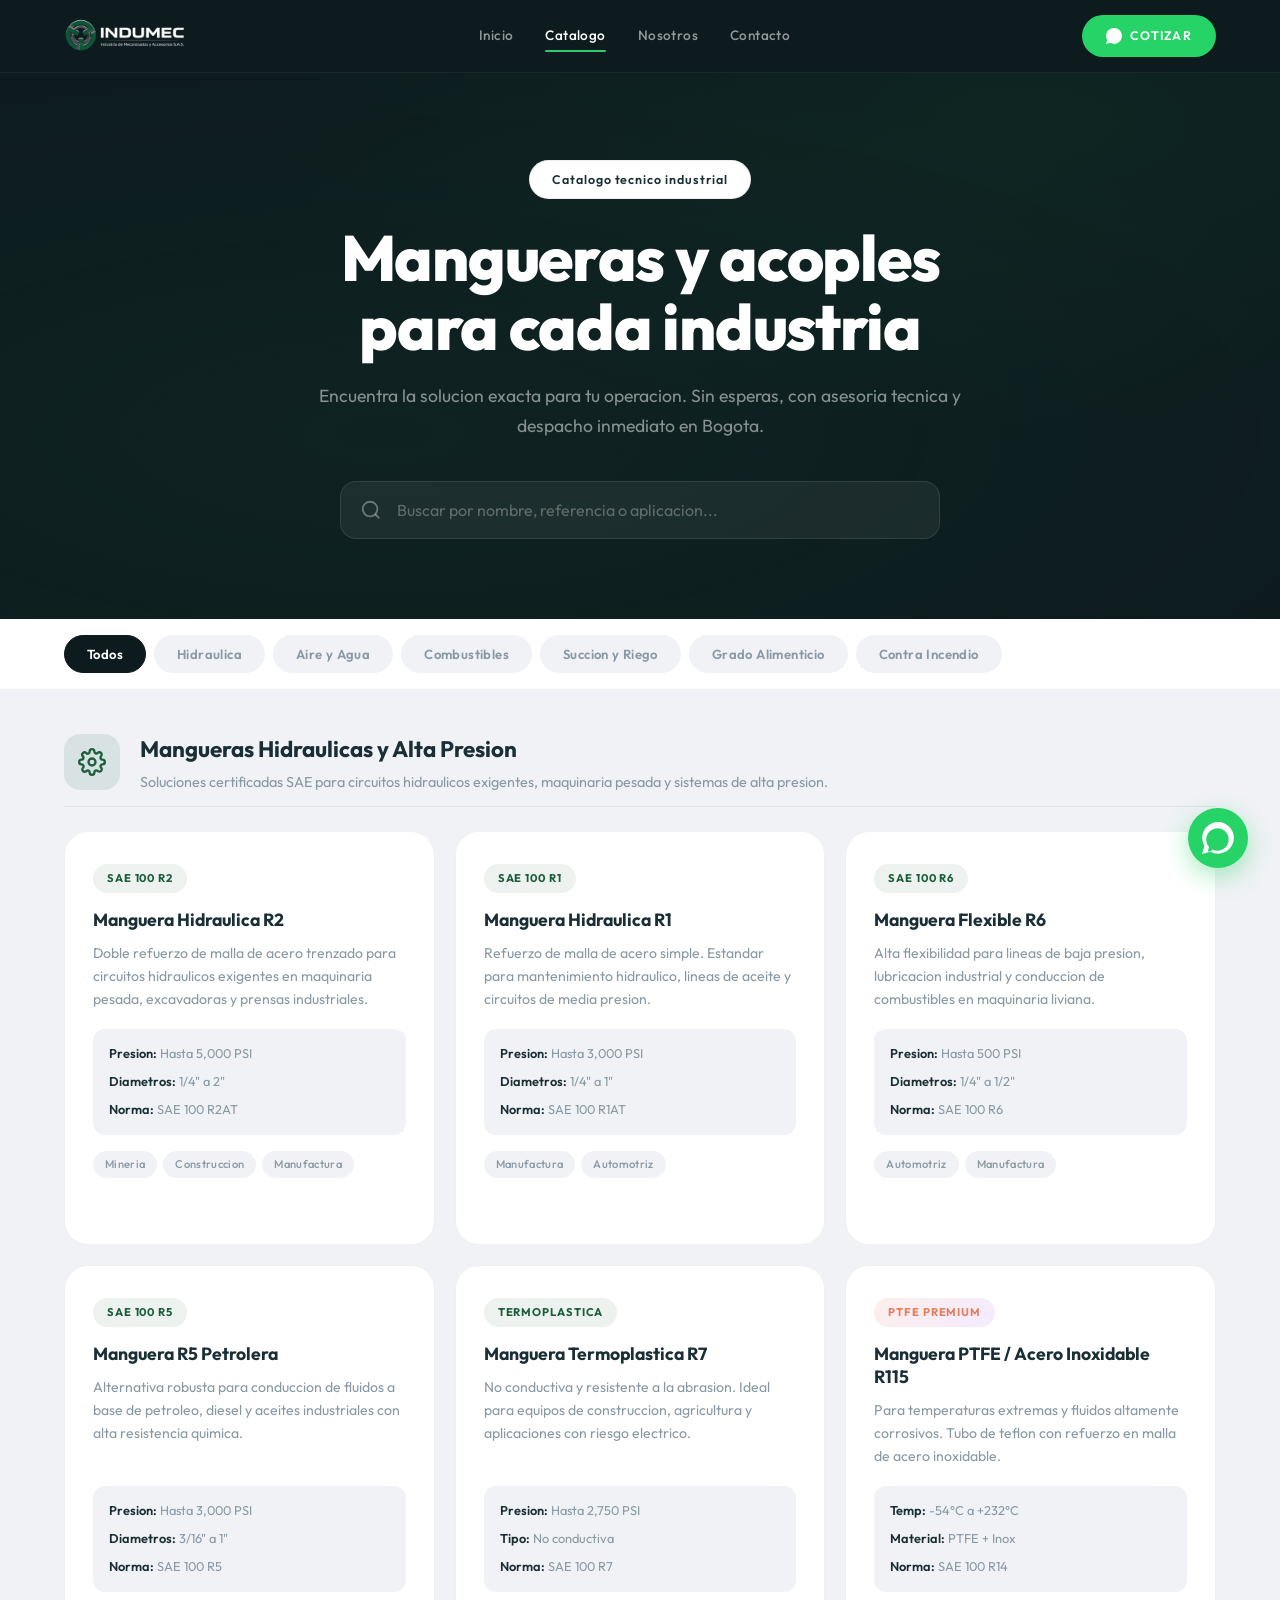
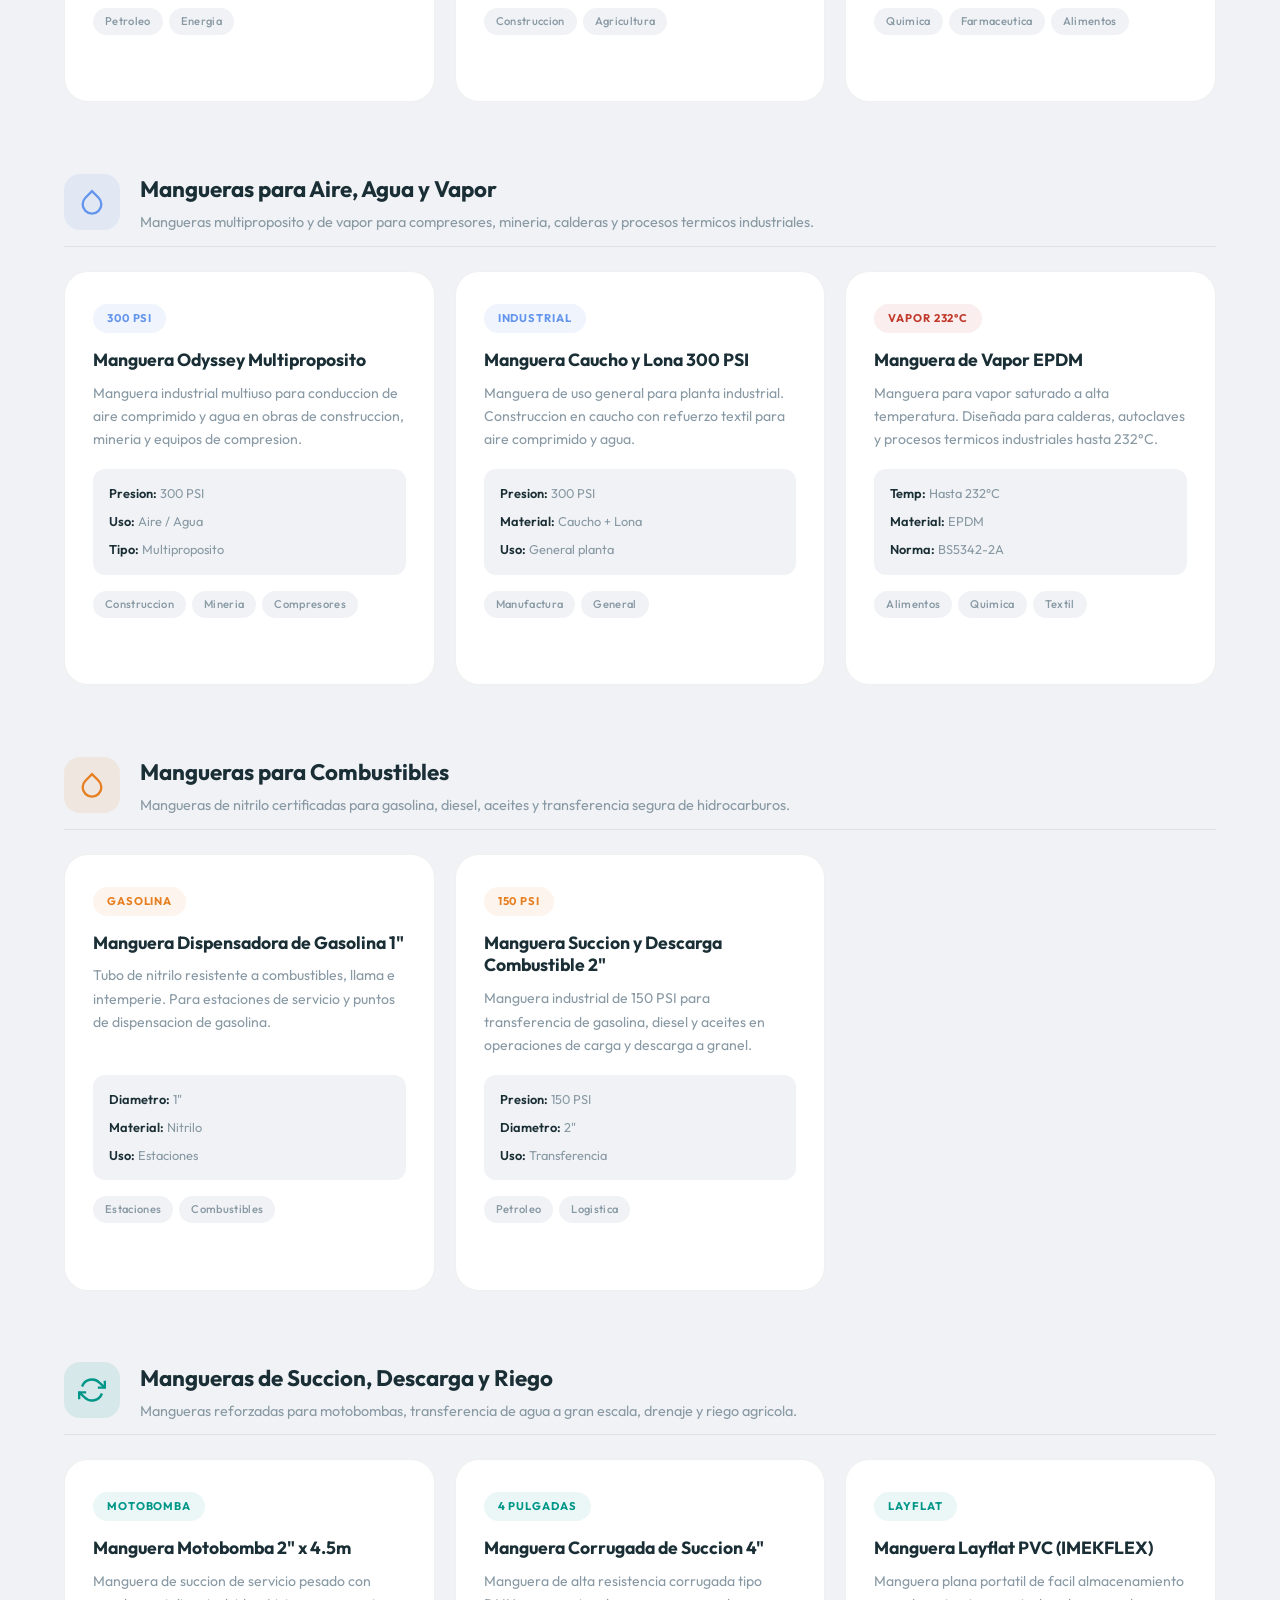
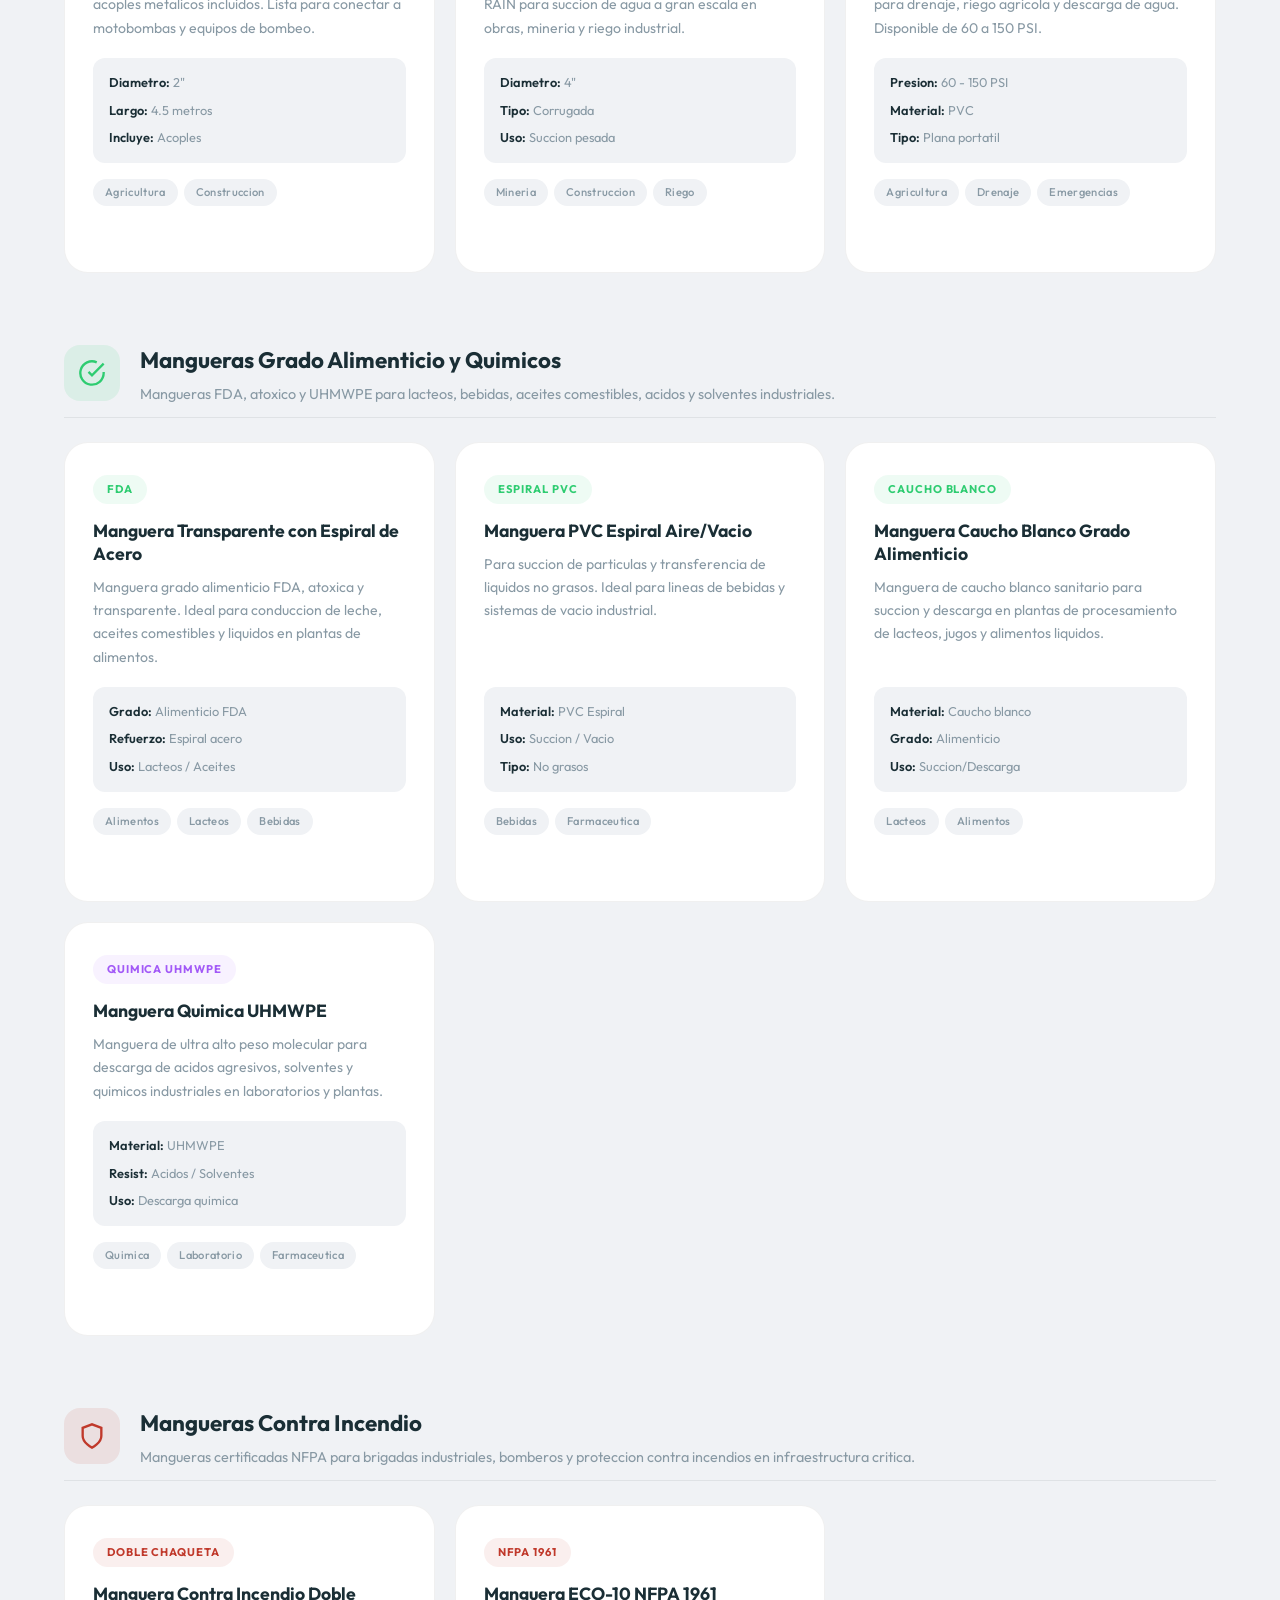
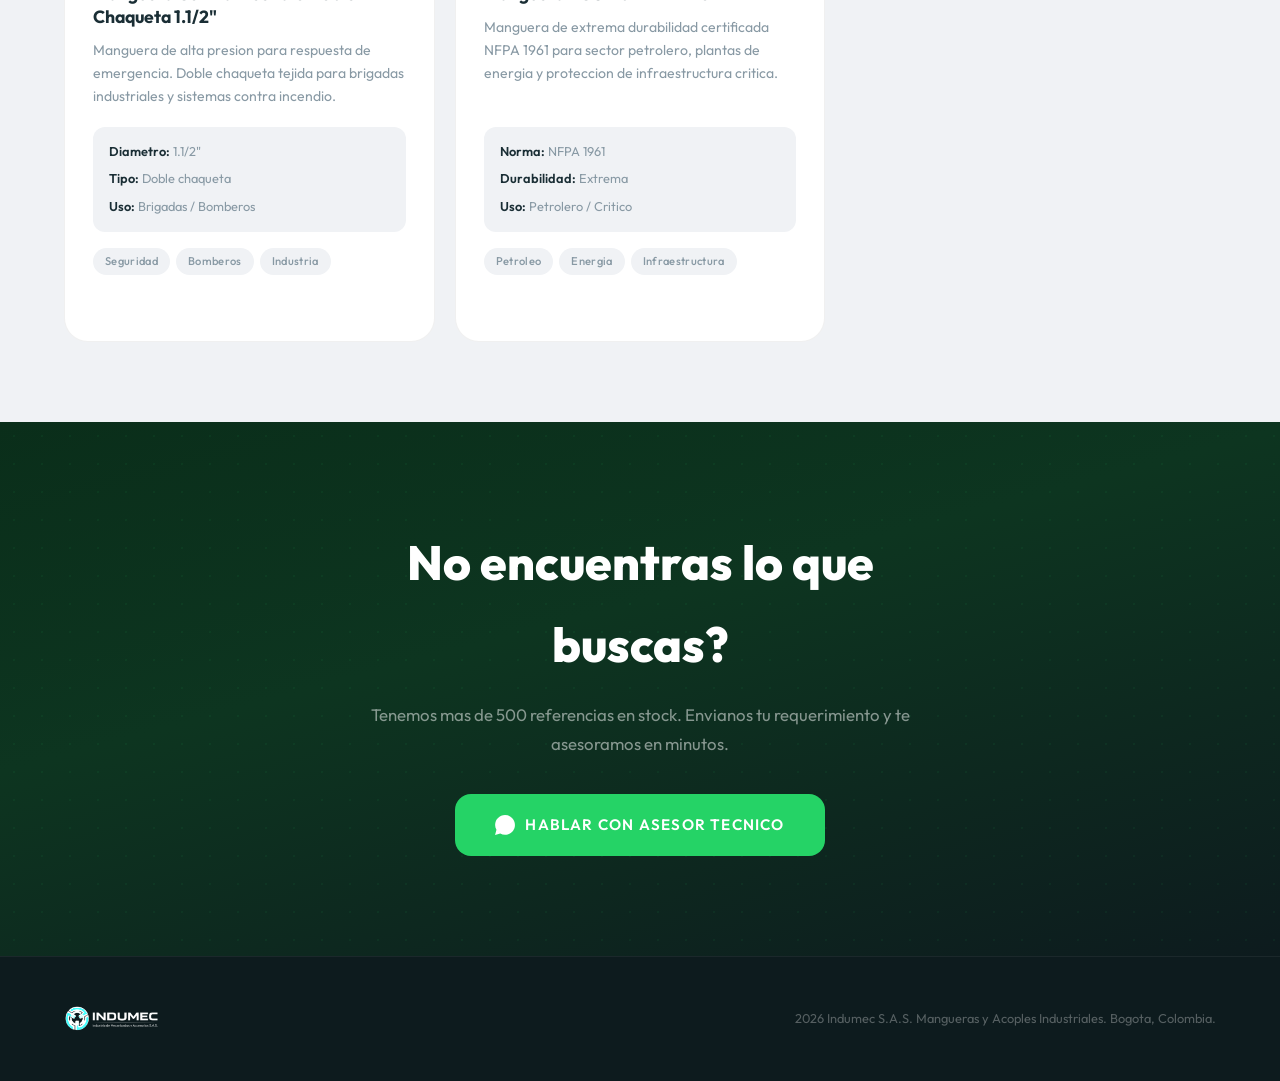
<file: Web/catalogo.html>
<!DOCTYPE html>
<html lang="es">
<head>
  <meta charset="UTF-8">
  <meta name="viewport" content="width=device-width, initial-scale=1.0">
  <title>Catalogo de Mangueras y Acoples Industriales | Indumec Bogota</title>
  <meta name="description" content="Catalogo completo de mangueras hidraulicas, acoples industriales, mangueras para combustibles, vapor, succion y contra incendio. Despacho inmediato en Bogota.">
  <meta name="keywords" content="mangueras hidraulicas SAE 100, acoples industriales, mangueras de vapor, mangueras contra incendio NFPA, mangueras grado alimenticio, mangueras para combustibles, catalogo industrial Bogota, Indumec">
  <meta property="og:title" content="Catalogo de Mangueras y Acoples Industriales | Indumec">
  <meta property="og:description" content="Encuentra la manguera o acople exacto para tu industria. Catalogo tecnico con despacho inmediato en Bogota.">
  <meta property="og:type" content="website">
  <meta property="og:url" content="https://indumec.com.co/catalogo">
  <link rel="stylesheet" href="css/style.css">
  <link rel="stylesheet" href="css/catalogo.css">
</head>
<body class="catalog-body">

  <!-- HEADER -->
  <header class="cat-header" id="cat-header">
    <div class="cat-header-inner">
      <a href="index" class="cat-logo-link">
        <img src="assets/logo-white.png" alt="Indumec - Mangueras y Acoples Industriales" class="cat-logo" id="cat-logo">
      </a>
      <nav class="cat-nav">
        <a href="index" class="cat-nav-link">Inicio</a>
        <a href="catalogo" class="cat-nav-link active">Catalogo</a>
        <a href="index#porque" class="cat-nav-link">Nosotros</a>
        <a href="index#contacto" class="cat-nav-link">Contacto</a>
      </nav>
      <a  href="https://wa.me/573057670817?text=Hola%2C%20necesito%20cotizar%20productos%20del%20catalogo%20Indumec" class="cat-header-cta" target="_blank" rel="noopener">
        <svg width="16" height="16" viewBox="0 0 24 24" fill="currentColor"><path d="M.057 24l1.687-6.163c-1.041-1.804-1.588-3.849-1.588-5.946 0-6.556 5.332-11.888 11.888-11.888 3.176 0 6.161 1.237 8.404 3.48s3.481 5.229 3.481 8.406c0 6.556-5.333 11.888-11.888 11.888-2.01 0-3.986-.51-5.742-1.477l-6.142 1.7z"/></svg>
        Cotizar
      </a>
      <button class="cat-menu-toggle" id="cat-menu-toggle" aria-label="Menu">
        <span></span><span></span><span></span>
      </button>
    </div>
  </header>

  <!-- CATALOG HERO -->
  <section class="cat-hero">
    <div class="cat-hero-bg"></div>
    <div class="cat-hero-inner">
      <span class="pill-badge">Catalogo tecnico industrial</span>
      <h1 class="cat-hero-title">Mangueras y acoples<br>para cada industria</h1>
      <p class="cat-hero-sub">Encuentra la solucion exacta para tu operacion. Sin esperas, con asesoria tecnica y despacho inmediato en Bogota.</p>
      <!-- Search Bar -->
      <div class="cat-search-wrap">
        <svg class="cat-search-icon" width="22" height="22" viewBox="0 0 24 24" fill="none" stroke="currentColor" stroke-width="2"><circle cx="11" cy="11" r="8"/><line x1="21" y1="21" x2="16.65" y2="16.65"/></svg>
        <input type="text" id="cat-search" class="cat-search-input" placeholder="Buscar por nombre, referencia o aplicacion..." autocomplete="off">
        <span class="cat-search-hint" id="cat-search-count"></span>
      </div>
    </div>
  </section>

  <!-- CATEGORY FILTERS -->
  <div class="cat-filters-bar" id="cat-filters">
    <div class="cat-filters-inner">
      <button class="cat-filter active" data-filter="all">Todos</button>
      <button class="cat-filter" data-filter="hidraulica">Hidraulica</button>
      <button class="cat-filter" data-filter="aire-agua">Aire y Agua</button>
      <button class="cat-filter" data-filter="combustibles">Combustibles</button>
      <button class="cat-filter" data-filter="succion">Succion y Riego</button>
      <button class="cat-filter" data-filter="alimenticia">Grado Alimenticio</button>
      <button class="cat-filter" data-filter="incendio">Contra Incendio</button>
    </div>
  </div>

  <!-- CATALOG GRID -->
  <main class="cat-main">
    <div class="cat-grid" id="cat-grid">

      <!-- ==========================================
           CATEGORY 1: HIDRAULICA & ALTA PRESION
           ========================================== -->
      <div class="cat-category-header" data-category="hidraulica" id="sec-hidraulica">
        <div class="cat-cat-icon">
          <svg width="28" height="28" viewBox="0 0 24 24" fill="none" stroke="currentColor" stroke-width="2"><circle cx="12" cy="12" r="3"/><path d="M19.4 15a1.65 1.65 0 0 0 .33 1.82l.06.06a2 2 0 1 1-2.83 2.83l-.06-.06A1.65 1.65 0 0 0 15 19.4a1.65 1.65 0 0 0-1 1.51V21a2 2 0 1 1-4 0v-.09A1.65 1.65 0 0 0 9 19.4a1.65 1.65 0 0 0-1.82.33l-.06.06a2 2 0 1 1-2.83-2.83l.06-.06A1.65 1.65 0 0 0 4.68 15a1.65 1.65 0 0 0-1.51-1H3a2 2 0 1 1 0-4h.09A1.65 1.65 0 0 0 4.6 9a1.65 1.65 0 0 0-.33-1.82l-.06-.06a2 2 0 1 1 2.83-2.83l.06.06A1.65 1.65 0 0 0 9 4.68a1.65 1.65 0 0 0 1-1.51V3a2 2 0 1 1 4 0v.09a1.65 1.65 0 0 0 1 1.51 1.65 1.65 0 0 0 1.82-.33l.06-.06a2 2 0 1 1 2.83 2.83l-.06.06A1.65 1.65 0 0 0 19.4 9a1.65 1.65 0 0 0 1.51 1H21a2 2 0 1 1 0 4h-.09a1.65 1.65 0 0 0-1.51 1z"/></svg>
        </div>
        <div>
          <h2>Mangueras Hidraulicas y Alta Presion</h2>
          <p>Soluciones certificadas SAE para circuitos hidraulicos exigentes, maquinaria pesada y sistemas de alta presion.</p>
        </div>
      </div>

      <a  href="https://wa.me/573057670817?text=Hola%2C%20necesito%20cotizar%20manguera%20hidraulica%20SAE%20100%20R2%20para%20circuito%20hidraulico" target="_blank" class="cat-card" data-category="hidraulica" data-keywords="manguera hidraulica R2 SAE 100 doble malla alta presion maquinaria pesada" rel="noopener">
        <div class="cat-card-badge">SAE 100 R2</div>
        <h3 class="cat-card-title">Manguera Hidraulica R2</h3>
        <p class="cat-card-desc">Doble refuerzo de malla de acero trenzado para circuitos hidraulicos exigentes en maquinaria pesada, excavadoras y prensas industriales.</p>
        <div class="cat-card-specs">
          <span class="cat-spec"><strong>Presion:</strong> Hasta 5,000 PSI</span>
          <span class="cat-spec"><strong>Diametros:</strong> 1/4" a 2"</span>
          <span class="cat-spec"><strong>Norma:</strong> SAE 100 R2AT</span>
        </div>
        <div class="cat-card-tags">
          <span>Mineria</span><span>Construccion</span><span>Manufactura</span>
        </div>
        <span class="cat-card-cta">Cotizar ahora &rarr;</span>
      </a>

      <a  href="https://wa.me/573057670817?text=Hola%2C%20necesito%20cotizar%20manguera%20hidraulica%20SAE%20100%20R1%20para%20mantenimiento" target="_blank" class="cat-card" data-category="hidraulica" data-keywords="manguera hidraulica R1 SAE 100 mantenimiento aceite lineas hidraulicas" rel="noopener">
        <div class="cat-card-badge">SAE 100 R1</div>
        <h3 class="cat-card-title">Manguera Hidraulica R1</h3>
        <p class="cat-card-desc">Refuerzo de malla de acero simple. Estandar para mantenimiento hidraulico, lineas de aceite y circuitos de media presion.</p>
        <div class="cat-card-specs">
          <span class="cat-spec"><strong>Presion:</strong> Hasta 3,000 PSI</span>
          <span class="cat-spec"><strong>Diametros:</strong> 1/4" a 1"</span>
          <span class="cat-spec"><strong>Norma:</strong> SAE 100 R1AT</span>
        </div>
        <div class="cat-card-tags">
          <span>Manufactura</span><span>Automotriz</span>
        </div>
        <span class="cat-card-cta">Cotizar ahora &rarr;</span>
      </a>

      <a  href="https://wa.me/573057670817?text=Hola%2C%20necesito%20cotizar%20manguera%20SAE%20100%20R6%20para%20lubricacion%20y%20combustible" target="_blank" class="cat-card" data-category="hidraulica" data-keywords="manguera R6 SAE 100 baja presion lubricacion combustible flexible" rel="noopener">
        <div class="cat-card-badge">SAE 100 R6</div>
        <h3 class="cat-card-title">Manguera Flexible R6</h3>
        <p class="cat-card-desc">Alta flexibilidad para lineas de baja presion, lubricacion industrial y conduccion de combustibles en maquinaria liviana.</p>
        <div class="cat-card-specs">
          <span class="cat-spec"><strong>Presion:</strong> Hasta 500 PSI</span>
          <span class="cat-spec"><strong>Diametros:</strong> 1/4" a 1/2"</span>
          <span class="cat-spec"><strong>Norma:</strong> SAE 100 R6</span>
        </div>
        <div class="cat-card-tags">
          <span>Automotriz</span><span>Manufactura</span>
        </div>
        <span class="cat-card-cta">Cotizar ahora &rarr;</span>
      </a>

      <a  href="https://wa.me/573057670817?text=Hola%2C%20necesito%20cotizar%20manguera%20SAE%20100%20R5%20para%20fluidos%20a%20base%20de%20petroleo" target="_blank" class="cat-card" data-category="hidraulica" data-keywords="manguera R5 SAE 100 petroleo diesel aceite fluidos robusta" rel="noopener">
        <div class="cat-card-badge">SAE 100 R5</div>
        <h3 class="cat-card-title">Manguera R5 Petrolera</h3>
        <p class="cat-card-desc">Alternativa robusta para conduccion de fluidos a base de petroleo, diesel y aceites industriales con alta resistencia quimica.</p>
        <div class="cat-card-specs">
          <span class="cat-spec"><strong>Presion:</strong> Hasta 3,000 PSI</span>
          <span class="cat-spec"><strong>Diametros:</strong> 3/16" a 1"</span>
          <span class="cat-spec"><strong>Norma:</strong> SAE 100 R5</span>
        </div>
        <div class="cat-card-tags">
          <span>Petroleo</span><span>Energia</span>
        </div>
        <span class="cat-card-cta">Cotizar ahora &rarr;</span>
      </a>

      <a  href="https://wa.me/573057670817?text=Hola%2C%20necesito%20cotizar%20manguera%20termoplastica%20R7%20para%20construccion" target="_blank" class="cat-card" data-category="hidraulica" data-keywords="manguera R7 termoplastica no conductiva abrasion construccion agricultura" rel="noopener">
        <div class="cat-card-badge">Termoplastica</div>
        <h3 class="cat-card-title">Manguera Termoplastica R7</h3>
        <p class="cat-card-desc">No conductiva y resistente a la abrasion. Ideal para equipos de construccion, agricultura y aplicaciones con riesgo electrico.</p>
        <div class="cat-card-specs">
          <span class="cat-spec"><strong>Presion:</strong> Hasta 2,750 PSI</span>
          <span class="cat-spec"><strong>Tipo:</strong> No conductiva</span>
          <span class="cat-spec"><strong>Norma:</strong> SAE 100 R7</span>
        </div>
        <div class="cat-card-tags">
          <span>Construccion</span><span>Agricultura</span>
        </div>
        <span class="cat-card-cta">Cotizar ahora &rarr;</span>
      </a>

      <a  href="https://wa.me/573057670817?text=Hola%2C%20necesito%20cotizar%20manguera%20PTFE%20R115%20para%20quimicos%20y%20temperatura%20extrema" target="_blank" class="cat-card" data-category="hidraulica" data-keywords="manguera PTFE R115 acero inoxidable temperatura extrema quimicos corrosivos teflon" rel="noopener">
        <div class="cat-card-badge cat-card-badge-premium">PTFE Premium</div>
        <h3 class="cat-card-title">Manguera PTFE / Acero Inoxidable R115</h3>
        <p class="cat-card-desc">Para temperaturas extremas y fluidos altamente corrosivos. Tubo de teflon con refuerzo en malla de acero inoxidable.</p>
        <div class="cat-card-specs">
          <span class="cat-spec"><strong>Temp:</strong> -54°C a +232°C</span>
          <span class="cat-spec"><strong>Material:</strong> PTFE + Inox</span>
          <span class="cat-spec"><strong>Norma:</strong> SAE 100 R14</span>
        </div>
        <div class="cat-card-tags">
          <span>Quimica</span><span>Farmaceutica</span><span>Alimentos</span>
        </div>
        <span class="cat-card-cta">Cotizar ahora &rarr;</span>
      </a>

      <!-- ==========================================
           CATEGORY 2: AIRE, AGUA Y VAPOR
           ========================================== -->
      <div class="cat-category-header" data-category="aire-agua" id="sec-aire-agua">
        <div class="cat-cat-icon icon-blue">
          <svg width="28" height="28" viewBox="0 0 24 24" fill="none" stroke="currentColor" stroke-width="2"><path d="M12 2.69l5.66 5.66a8 8 0 1 1-11.31 0z"/></svg>
        </div>
        <div>
          <h2>Mangueras para Aire, Agua y Vapor</h2>
          <p>Mangueras multiproposito y de vapor para compresores, mineria, calderas y procesos termicos industriales.</p>
        </div>
      </div>

      <a  href="https://wa.me/573057670817?text=Hola%2C%20necesito%20cotizar%20manguera%20multiproposito%20Odyssey%20300%20PSI%20para%20aire%20y%20agua" target="_blank" class="cat-card" data-category="aire-agua" data-keywords="manguera multiproposito Odyssey 300 PSI aire agua compresores mineria construccion" rel="noopener">
        <div class="cat-card-badge badge-blue">300 PSI</div>
        <h3 class="cat-card-title">Manguera Odyssey Multiproposito</h3>
        <p class="cat-card-desc">Manguera industrial multiuso para conduccion de aire comprimido y agua en obras de construccion, mineria y equipos de compresion.</p>
        <div class="cat-card-specs">
          <span class="cat-spec"><strong>Presion:</strong> 300 PSI</span>
          <span class="cat-spec"><strong>Uso:</strong> Aire / Agua</span>
          <span class="cat-spec"><strong>Tipo:</strong> Multiproposito</span>
        </div>
        <div class="cat-card-tags">
          <span>Construccion</span><span>Mineria</span><span>Compresores</span>
        </div>
        <span class="cat-card-cta">Cotizar ahora &rarr;</span>
      </a>

      <a  href="https://wa.me/573057670817?text=Hola%2C%20necesito%20cotizar%20manguera%20de%20caucho%20y%20lona%20300%20PSI%20para%20uso%20industrial" target="_blank" class="cat-card" data-category="aire-agua" data-keywords="manguera caucho lona 300 PSI planta industrial general" rel="noopener">
        <div class="cat-card-badge badge-blue">Industrial</div>
        <h3 class="cat-card-title">Manguera Caucho y Lona 300 PSI</h3>
        <p class="cat-card-desc">Manguera de uso general para planta industrial. Construccion en caucho con refuerzo textil para aire comprimido y agua.</p>
        <div class="cat-card-specs">
          <span class="cat-spec"><strong>Presion:</strong> 300 PSI</span>
          <span class="cat-spec"><strong>Material:</strong> Caucho + Lona</span>
          <span class="cat-spec"><strong>Uso:</strong> General planta</span>
        </div>
        <div class="cat-card-tags">
          <span>Manufactura</span><span>General</span>
        </div>
        <span class="cat-card-cta">Cotizar ahora &rarr;</span>
      </a>

      <a  href="https://wa.me/573057670817?text=Hola%2C%20necesito%20cotizar%20manguera%20de%20vapor%20EPDM%20para%20caldera%20y%20procesos%20termicos" target="_blank" class="cat-card" data-category="aire-agua" data-keywords="manguera vapor EPDM BS5342 caldera temperatura alta procesos termicos saturado" rel="noopener">
        <div class="cat-card-badge badge-red">Vapor 232°C</div>
        <h3 class="cat-card-title">Manguera de Vapor EPDM</h3>
        <p class="cat-card-desc">Manguera para vapor saturado a alta temperatura. Diseñada para calderas, autoclaves y procesos termicos industriales hasta 232°C.</p>
        <div class="cat-card-specs">
          <span class="cat-spec"><strong>Temp:</strong> Hasta 232°C</span>
          <span class="cat-spec"><strong>Material:</strong> EPDM</span>
          <span class="cat-spec"><strong>Norma:</strong> BS5342-2A</span>
        </div>
        <div class="cat-card-tags">
          <span>Alimentos</span><span>Quimica</span><span>Textil</span>
        </div>
        <span class="cat-card-cta">Cotizar ahora &rarr;</span>
      </a>

      <!-- ==========================================
           CATEGORY 3: COMBUSTIBLES
           ========================================== -->
      <div class="cat-category-header" data-category="combustibles" id="sec-combustibles">
        <div class="cat-cat-icon icon-orange">
          <svg width="28" height="28" viewBox="0 0 24 24" fill="none" stroke="currentColor" stroke-width="2"><path d="M12 2.69l5.66 5.66a8 8 0 1 1-11.31 0z"/></svg>
        </div>
        <div>
          <h2>Mangueras para Combustibles</h2>
          <p>Mangueras de nitrilo certificadas para gasolina, diesel, aceites y transferencia segura de hidrocarburos.</p>
        </div>
      </div>

      <a  href="https://wa.me/573057670817?text=Hola%2C%20necesito%20cotizar%20manguera%20dispensadora%20de%20gasolina%201%20pulgada" target="_blank" class="cat-card" data-category="combustibles" data-keywords="manguera gasolina dispensadora 1 pulgada nitrilo estacion servicio combustible" rel="noopener">
        <div class="cat-card-badge badge-orange">Gasolina</div>
        <h3 class="cat-card-title">Manguera Dispensadora de Gasolina 1"</h3>
        <p class="cat-card-desc">Tubo de nitrilo resistente a combustibles, llama e intemperie. Para estaciones de servicio y puntos de dispensacion de gasolina.</p>
        <div class="cat-card-specs">
          <span class="cat-spec"><strong>Diametro:</strong> 1"</span>
          <span class="cat-spec"><strong>Material:</strong> Nitrilo</span>
          <span class="cat-spec"><strong>Uso:</strong> Estaciones</span>
        </div>
        <div class="cat-card-tags">
          <span>Estaciones</span><span>Combustibles</span>
        </div>
        <span class="cat-card-cta">Cotizar ahora &rarr;</span>
      </a>

      <a  href="https://wa.me/573057670817?text=Hola%2C%20necesito%20cotizar%20manguera%20de%20succion%20y%20descarga%20de%20combustible%202%20pulgadas" target="_blank" class="cat-card" data-category="combustibles" data-keywords="manguera succion descarga combustible 2 pulgadas 150 PSI diesel aceite transferencia industrial" rel="noopener">
        <div class="cat-card-badge badge-orange">150 PSI</div>
        <h3 class="cat-card-title">Manguera Succion y Descarga Combustible 2"</h3>
        <p class="cat-card-desc">Manguera industrial de 150 PSI para transferencia de gasolina, diesel y aceites en operaciones de carga y descarga a granel.</p>
        <div class="cat-card-specs">
          <span class="cat-spec"><strong>Presion:</strong> 150 PSI</span>
          <span class="cat-spec"><strong>Diametro:</strong> 2"</span>
          <span class="cat-spec"><strong>Uso:</strong> Transferencia</span>
        </div>
        <div class="cat-card-tags">
          <span>Petroleo</span><span>Logistica</span>
        </div>
        <span class="cat-card-cta">Cotizar ahora &rarr;</span>
      </a>

      <!-- ==========================================
           CATEGORY 4: SUCCION, DESCARGA Y RIEGO
           ========================================== -->
      <div class="cat-category-header" data-category="succion" id="sec-succion">
        <div class="cat-cat-icon icon-teal">
          <svg width="28" height="28" viewBox="0 0 24 24" fill="none" stroke="currentColor" stroke-width="2"><polyline points="23 4 23 10 17 10"/><polyline points="1 20 1 14 7 14"/><path d="M3.51 9a9 9 0 0 1 14.85-3.36L23 10M1 14l4.64 4.36A9 9 0 0 0 20.49 15"/></svg>
        </div>
        <div>
          <h2>Mangueras de Succion, Descarga y Riego</h2>
          <p>Mangueras reforzadas para motobombas, transferencia de agua a gran escala, drenaje y riego agricola.</p>
        </div>
      </div>

      <a  href="https://wa.me/573057670817?text=Hola%2C%20necesito%20cotizar%20manguera%20de%20motobomba%202%20pulgadas%20con%20acoples" target="_blank" class="cat-card" data-category="succion" data-keywords="manguera motobomba 2 pulgadas succion acoples metalicos bomba agua" rel="noopener">
        <div class="cat-card-badge badge-teal">Motobomba</div>
        <h3 class="cat-card-title">Manguera Motobomba 2" x 4.5m</h3>
        <p class="cat-card-desc">Manguera de succion de servicio pesado con acoples metalicos incluidos. Lista para conectar a motobombas y equipos de bombeo.</p>
        <div class="cat-card-specs">
          <span class="cat-spec"><strong>Diametro:</strong> 2"</span>
          <span class="cat-spec"><strong>Largo:</strong> 4.5 metros</span>
          <span class="cat-spec"><strong>Incluye:</strong> Acoples</span>
        </div>
        <div class="cat-card-tags">
          <span>Agricultura</span><span>Construccion</span>
        </div>
        <span class="cat-card-cta">Cotizar ahora &rarr;</span>
      </a>

      <a  href="https://wa.me/573057670817?text=Hola%2C%20necesito%20cotizar%20manguera%20corrugada%20de%20succion%204%20pulgadas%20para%20agua" target="_blank" class="cat-card" data-category="succion" data-keywords="manguera corrugada succion 4 pulgadas agua RAIN gran escala transferencia" rel="noopener">
        <div class="cat-card-badge badge-teal">4 Pulgadas</div>
        <h3 class="cat-card-title">Manguera Corrugada de Succion 4"</h3>
        <p class="cat-card-desc">Manguera de alta resistencia corrugada tipo RAIN para succion de agua a gran escala en obras, mineria y riego industrial.</p>
        <div class="cat-card-specs">
          <span class="cat-spec"><strong>Diametro:</strong> 4"</span>
          <span class="cat-spec"><strong>Tipo:</strong> Corrugada</span>
          <span class="cat-spec"><strong>Uso:</strong> Succion pesada</span>
        </div>
        <div class="cat-card-tags">
          <span>Mineria</span><span>Construccion</span><span>Riego</span>
        </div>
        <span class="cat-card-cta">Cotizar ahora &rarr;</span>
      </a>

      <a  href="https://wa.me/573057670817?text=Hola%2C%20necesito%20cotizar%20manguera%20Layflat%20PVC%20para%20drenaje%20y%20agricultura" target="_blank" class="cat-card" data-category="succion" data-keywords="manguera Layflat PVC drenaje agricultura riego plana portatil IMEKFLEX" rel="noopener">
        <div class="cat-card-badge badge-teal">Layflat</div>
        <h3 class="cat-card-title">Manguera Layflat PVC (IMEKFLEX)</h3>
        <p class="cat-card-desc">Manguera plana portatil de facil almacenamiento para drenaje, riego agricola y descarga de agua. Disponible de 60 a 150 PSI.</p>
        <div class="cat-card-specs">
          <span class="cat-spec"><strong>Presion:</strong> 60 - 150 PSI</span>
          <span class="cat-spec"><strong>Material:</strong> PVC</span>
          <span class="cat-spec"><strong>Tipo:</strong> Plana portatil</span>
        </div>
        <div class="cat-card-tags">
          <span>Agricultura</span><span>Drenaje</span><span>Emergencias</span>
        </div>
        <span class="cat-card-cta">Cotizar ahora &rarr;</span>
      </a>

      <!-- ==========================================
           CATEGORY 5: GRADO ALIMENTICIO Y QUIMICOS
           ========================================== -->
      <div class="cat-category-header" data-category="alimenticia" id="sec-alimenticia">
        <div class="cat-cat-icon icon-emerald">
          <svg width="28" height="28" viewBox="0 0 24 24" fill="none" stroke="currentColor" stroke-width="2"><path d="M22 11.08V12a10 10 0 1 1-5.93-9.14"/><polyline points="22 4 12 14.01 9 11.01"/></svg>
        </div>
        <div>
          <h2>Mangueras Grado Alimenticio y Quimicos</h2>
          <p>Mangueras FDA, atoxico y UHMWPE para lacteos, bebidas, aceites comestibles, acidos y solventes industriales.</p>
        </div>
      </div>

      <a  href="https://wa.me/573057670817?text=Hola%2C%20necesito%20cotizar%20manguera%20transparente%20grado%20alimenticio%20con%20espiral%20de%20acero" target="_blank" class="cat-card" data-category="alimenticia" data-keywords="manguera transparente grado alimenticio FDA espiral acero leche aceites lacteos" rel="noopener">
        <div class="cat-card-badge badge-emerald">FDA</div>
        <h3 class="cat-card-title">Manguera Transparente con Espiral de Acero</h3>
        <p class="cat-card-desc">Manguera grado alimenticio FDA, atoxica y transparente. Ideal para conduccion de leche, aceites comestibles y liquidos en plantas de alimentos.</p>
        <div class="cat-card-specs">
          <span class="cat-spec"><strong>Grado:</strong> Alimenticio FDA</span>
          <span class="cat-spec"><strong>Refuerzo:</strong> Espiral acero</span>
          <span class="cat-spec"><strong>Uso:</strong> Lacteos / Aceites</span>
        </div>
        <div class="cat-card-tags">
          <span>Alimentos</span><span>Lacteos</span><span>Bebidas</span>
        </div>
        <span class="cat-card-cta">Cotizar ahora &rarr;</span>
      </a>

      <a  href="https://wa.me/573057670817?text=Hola%2C%20necesito%20cotizar%20manguera%20PVC%20espiral%20para%20succion%20de%20aire%20y%20liquidos" target="_blank" class="cat-card" data-category="alimenticia" data-keywords="manguera PVC espiral aire vacio succion particulas liquidos no grasos bebidas" rel="noopener">
        <div class="cat-card-badge badge-emerald">Espiral PVC</div>
        <h3 class="cat-card-title">Manguera PVC Espiral Aire/Vacio</h3>
        <p class="cat-card-desc">Para succion de particulas y transferencia de liquidos no grasos. Ideal para lineas de bebidas y sistemas de vacio industrial.</p>
        <div class="cat-card-specs">
          <span class="cat-spec"><strong>Material:</strong> PVC Espiral</span>
          <span class="cat-spec"><strong>Uso:</strong> Succion / Vacio</span>
          <span class="cat-spec"><strong>Tipo:</strong> No grasos</span>
        </div>
        <div class="cat-card-tags">
          <span>Bebidas</span><span>Farmaceutica</span>
        </div>
        <span class="cat-card-cta">Cotizar ahora &rarr;</span>
      </a>

      <a  href="https://wa.me/573057670817?text=Hola%2C%20necesito%20cotizar%20manguera%20blanca%20de%20caucho%20grado%20alimenticio%20para%20lacteos" target="_blank" class="cat-card" data-category="alimenticia" data-keywords="manguera blanca caucho grado alimenticio lacteos planta procesamiento succion descarga" rel="noopener">
        <div class="cat-card-badge badge-emerald">Caucho Blanco</div>
        <h3 class="cat-card-title">Manguera Caucho Blanco Grado Alimenticio</h3>
        <p class="cat-card-desc">Manguera de caucho blanco sanitario para succion y descarga en plantas de procesamiento de lacteos, jugos y alimentos liquidos.</p>
        <div class="cat-card-specs">
          <span class="cat-spec"><strong>Material:</strong> Caucho blanco</span>
          <span class="cat-spec"><strong>Grado:</strong> Alimenticio</span>
          <span class="cat-spec"><strong>Uso:</strong> Succion/Descarga</span>
        </div>
        <div class="cat-card-tags">
          <span>Lacteos</span><span>Alimentos</span>
        </div>
        <span class="cat-card-cta">Cotizar ahora &rarr;</span>
      </a>

      <a  href="https://wa.me/573057670817?text=Hola%2C%20necesito%20cotizar%20manguera%20quimica%20UHMWPE%20para%20acidos%20y%20solventes" target="_blank" class="cat-card" data-category="alimenticia" data-keywords="manguera quimica UHMWPE acidos solventes laboratorio planta quimica descarga agresivos" rel="noopener">
        <div class="cat-card-badge badge-purple">Quimica UHMWPE</div>
        <h3 class="cat-card-title">Manguera Quimica UHMWPE</h3>
        <p class="cat-card-desc">Manguera de ultra alto peso molecular para descarga de acidos agresivos, solventes y quimicos industriales en laboratorios y plantas.</p>
        <div class="cat-card-specs">
          <span class="cat-spec"><strong>Material:</strong> UHMWPE</span>
          <span class="cat-spec"><strong>Resist:</strong> Acidos / Solventes</span>
          <span class="cat-spec"><strong>Uso:</strong> Descarga quimica</span>
        </div>
        <div class="cat-card-tags">
          <span>Quimica</span><span>Laboratorio</span><span>Farmaceutica</span>
        </div>
        <span class="cat-card-cta">Cotizar ahora &rarr;</span>
      </a>

      <!-- ==========================================
           CATEGORY 6: CONTRA INCENDIO
           ========================================== -->
      <div class="cat-category-header" data-category="incendio" id="sec-incendio">
        <div class="cat-cat-icon icon-red">
          <svg width="28" height="28" viewBox="0 0 24 24" fill="none" stroke="currentColor" stroke-width="2"><path d="M12 22s8-4 8-10V5l-8-3-8 3v7c0 6 8 10 8 10z"/></svg>
        </div>
        <div>
          <h2>Mangueras Contra Incendio</h2>
          <p>Mangueras certificadas NFPA para brigadas industriales, bomberos y proteccion contra incendios en infraestructura critica.</p>
        </div>
      </div>

      <a  href="https://wa.me/573057670817?text=Hola%2C%20necesito%20cotizar%20manguera%20contra%20incendio%20doble%20chaqueta%201.5%20pulgadas" target="_blank" class="cat-card" data-category="incendio" data-keywords="manguera contra incendio doble chaqueta 1.5 pulgadas brigada industrial bomberos emergencia" rel="noopener">
        <div class="cat-card-badge badge-red">Doble Chaqueta</div>
        <h3 class="cat-card-title">Manguera Contra Incendio Doble Chaqueta 1.1/2"</h3>
        <p class="cat-card-desc">Manguera de alta presion para respuesta de emergencia. Doble chaqueta tejida para brigadas industriales y sistemas contra incendio.</p>
        <div class="cat-card-specs">
          <span class="cat-spec"><strong>Diametro:</strong> 1.1/2"</span>
          <span class="cat-spec"><strong>Tipo:</strong> Doble chaqueta</span>
          <span class="cat-spec"><strong>Uso:</strong> Brigadas / Bomberos</span>
        </div>
        <div class="cat-card-tags">
          <span>Seguridad</span><span>Bomberos</span><span>Industria</span>
        </div>
        <span class="cat-card-cta">Cotizar ahora &rarr;</span>
      </a>

      <a  href="https://wa.me/573057670817?text=Hola%2C%20necesito%20cotizar%20manguera%20contra%20incendio%20ECO-10%20NFPA%201961%20para%20sector%20petrolero" target="_blank" class="cat-card" data-category="incendio" data-keywords="manguera contra incendio ECO-10 NFPA 1961 sector petrolero infraestructura critica extreme durabilidad" rel="noopener">
        <div class="cat-card-badge badge-red">NFPA 1961</div>
        <h3 class="cat-card-title">Manguera ECO-10 NFPA 1961</h3>
        <p class="cat-card-desc">Manguera de extrema durabilidad certificada NFPA 1961 para sector petrolero, plantas de energia y proteccion de infraestructura critica.</p>
        <div class="cat-card-specs">
          <span class="cat-spec"><strong>Norma:</strong> NFPA 1961</span>
          <span class="cat-spec"><strong>Durabilidad:</strong> Extrema</span>
          <span class="cat-spec"><strong>Uso:</strong> Petrolero / Critico</span>
        </div>
        <div class="cat-card-tags">
          <span>Petroleo</span><span>Energia</span><span>Infraestructura</span>
        </div>
        <span class="cat-card-cta">Cotizar ahora &rarr;</span>
      </a>

    </div>

    <!-- No Results Message -->
    <div class="cat-no-results" id="cat-no-results" style="display:none;">
      <svg width="48" height="48" viewBox="0 0 24 24" fill="none" stroke="currentColor" stroke-width="1.5"><circle cx="11" cy="11" r="8"/><line x1="21" y1="21" x2="16.65" y2="16.65"/><line x1="8" y1="11" x2="14" y2="11"/></svg>
      <h3>No encontramos resultados</h3>
      <p>Prueba con otro termino o <a  href="https://wa.me/573057670817?text=Hola%2C%20necesito%20una%20manguera%20especifica%20que%20no%20encuentro%20en%20el%20catalogo" target="_blank" rel="noopener">contacta a un asesor por WhatsApp</a></p>
    </div>
  </main>

  <!-- CATALOG CTA BOTTOM -->
  <section class="cat-bottom-cta">
    <div class="cat-bottom-inner">
      <h2>No encuentras lo que buscas?</h2>
      <p>Tenemos mas de 500 referencias en stock. Envianos tu requerimiento y te asesoramos en minutos.</p>
      <a  href="https://wa.me/573057670817?text=Hola%2C%20necesito%20una%20manguera%20o%20acople%20especifico%20que%20no%20encuentro%20en%20el%20catalogo" class="btn btn-whatsapp" target="_blank" rel="noopener">
        <svg width="20" height="20" viewBox="0 0 24 24" fill="currentColor"><path d="M.057 24l1.687-6.163c-1.041-1.804-1.588-3.849-1.588-5.946 0-6.556 5.332-11.888 11.888-11.888 3.176 0 6.161 1.237 8.404 3.48s3.481 5.229 3.481 8.406c0 6.556-5.333 11.888-11.888 11.888-2.01 0-3.986-.51-5.742-1.477l-6.142 1.7z"/></svg>
        Hablar con asesor tecnico
      </a>
    </div>
  </section>

  <!-- Footer -->
  <footer class="site-footer">
    <img src="assets/logo-white.png" alt="Indumec" class="footer-logo">
    <p class="footer-text">2026 Indumec S.A.S. Mangueras y Acoples Industriales. Bogota, Colombia.</p>
  </footer>

  <!-- WhatsApp Float -->
  <a  href="https://wa.me/573057670817?text=Hola%2C%20necesito%20asesor%C3%ADa%20t%C3%A9cnica%20del%20catalogo" class="wa-float" target="_blank" aria-label="WhatsApp" rel="noopener">
    <svg viewBox="0 0 24 24"><path d="M.057 24l1.687-6.163c-1.041-1.804-1.588-3.849-1.588-5.946 0-6.556 5.332-11.888 11.888-11.888 3.176 0 6.161 1.237 8.404 3.48s3.481 5.229 3.481 8.406c0 6.556-5.333 11.888-11.888 11.888-2.01 0-3.986-.51-5.742-1.477l-6.142 1.7zm6.392-3.873c1.552.921 3.326 1.41 5.14 1.41 4.636 0 8.41-3.773 8.41-8.41 0-2.247-.874-4.358-2.46-5.945-1.588-1.588-3.7-2.462-5.948-2.462-4.636 0-8.41 3.774-8.41 8.41 0 1.903.644 3.753 1.826 5.24l.277.397-.946 3.453 3.54-.929.571.236z"/></svg>
  </a>

  <script src="js/catalogo.js"></script>
</body>
</html>
</file>
<file: css/landings_premium.css>
/* ============================================ 
   INDUMEC — Premium Landing Design System
   Based on Redesign Skill Standards
   ============================================ */

@import url('https://fonts.googleapis.com/css2?family=Outfit:wght@300;400;500;600;700;800;900&display=swap');

:root {
  --pc-bg: #0a0a0a;
  --pc-surface: #141414;
  --pc-accent: #FFB300;
  --pc-accent-glow: rgba(255, 179, 0, 0.4);
  --pc-text: #F5F5F5;
  --pc-text-dim: #999;
  --pc-glass: rgba(10, 10, 10, 0.85);
  --pc-border: rgba(255, 255, 255, 0.08);
  --pc-radius: 12px;
  --pc-transition: all 0.4s cubic-bezier(0.16, 1, 0.3, 1);
}

/* Base */
body {
  background: var(--pc-bg);
  color: var(--pc-text);
  font-family: 'Outfit', sans-serif;
  margin: 0;
  line-height: 1.6;
  -webkit-font-smoothing: antialiased;
}

/* Typography Upgrades */
h1, h2, h3 {
  font-weight: 900;
  letter-spacing: -0.04em;
  line-height: 1.05;
  margin-bottom: 0.5em;
  text-wrap: balance;
}

p {
  font-weight: 400;
  color: var(--pc-text-dim);
  max-width: 65ch;
  line-height: 1.7;
}

/* Premium Header - Glassmorphism */
.premium-header {
  position: fixed;
  top: 0;
  left: 0;
  width: 100%;
  z-index: 1000;
  background: var(--pc-glass);
  backdrop-filter: blur(14px);
  -webkit-backdrop-filter: blur(14px);
  border-bottom: 1px solid var(--pc-border);
  display: flex;
  align-items: center;
  justify-content: space-between;
  padding: 0 5vw;
  height: 80px;
}

.header-left { display: flex; align-items: center; }
.header-logo { height: 38px; width: auto; }

.header-nav {
  display: flex;
  gap: 32px;
  align-items: center;
}

.nav-item {
  font-size: 0.85rem;
  font-weight: 600;
  color: var(--pc-text-dim);
  text-transform: uppercase;
  letter-spacing: 0.05em;
  transition: var(--pc-transition);
  position: relative;
}

.nav-item:hover { color: white; }
.nav-item.active { color: var(--pc-accent); }
.nav-item.active::after {
  content: '';
  position: absolute;
  bottom: -6px;
  left: 0;
  right: 0;
  height: 2px;
  background: var(--pc-accent);
  border-radius: 2px;
}

.header-right { display: flex; align-items: center; }

/* Premium CTA */
.btn-premium {
  display: inline-flex;
  align-items: center;
  gap: 12px;
  background: var(--pc-accent);
  color: #000;
  padding: 12px 28px;
  border-radius: 100px;
  font-weight: 800;
  font-size: 0.85rem;
  text-transform: uppercase;
  letter-spacing: 0.05em;
  transition: var(--pc-transition);
  box-shadow: 0 4px 15px var(--pc-accent-glow);
}

.btn-premium:hover {
  transform: translateY(-2px);
  box-shadow: 0 8px 25px var(--pc-accent-glow);
  background: #ffc107;
}

.btn-premium svg { transition: transform 0.3s ease; }
.btn-premium:hover svg { transform: translateX(4px); }

/* Hero Upgrades */
.hero-landing {
  padding: 180px 8vw 100px;
  position: relative;
  overflow: hidden;
}

.hero-bg-glow {
  position: absolute;
  top: -10%;
  right: -5%;
  width: 60vw;
  height: 60vw;
  background: radial-gradient(circle, var(--pc-accent-glow) 0%, transparent 70%);
  filter: blur(80px);
  opacity: 0.15;
  pointer-events: none;
}

.hero-claim {
  font-size: clamp(3rem, 7vw, 5.5rem);
}

.hero-subtitle {
  font-size: 1.25rem;
  margin-bottom: 3rem;
  opacity: 0.8;
}

/* Card Depth Upgrades */
.card-premium {
  background: var(--pc-surface);
  border: 1px solid var(--pc-border);
  border-radius: var(--pc-radius);
  padding: 40px;
  transition: var(--pc-transition);
  position: relative;
  overflow: hidden;
}

.card-premium:hover {
  border-color: rgba(255, 179, 0, 0.2);
  transform: translateY(-8px);
  box-shadow: 0 20px 40px rgba(0,0,0,0.4);
}

.card-premium::before {
  content: '';
  position: absolute;
  top: 0;
  left: 0;
  width: 100%;
  height: 100%;
  background: radial-gradient(circle at top left, rgba(255,179,0,0.03), transparent);
  pointer-events: none;
}

/* Staggered Sections */
.section-premium {
  padding: 120px 8vw;
}

.section-label {
  display: inline-block;
  font-size: 0.75rem;
  font-weight: 800;
  color: var(--pc-accent);
  text-transform: uppercase;
  letter-spacing: 0.2em;
  margin-bottom: 2rem;
}

/* Responsive */
@media (max-width: 1024px) {
  .header-nav { display: none; }
  .premium-header { padding: 0 6vw; }
}
</file>
<file: css/style.css>
/* ============================================
   INDUMEC — Premium Industrial Website
   Design System (taste-skill + scroll-web)
   Canvas-in-Hero Architecture + Post-Scroll Sections
   ============================================ */

@import url('https://fonts.googleapis.com/css2?family=Outfit:wght@300;400;500;600;700;800;900&display=swap');

/* --- Variables --- */
:root {
  --bg-light: #FAFAF8;
  --bg-dark: #0D1B1E;
  --bg-section: #F0F2F5;
  --bg-green-dark: #0a2e1a;
  --text-primary: #1A2E35;
  --text-secondary: #8899A4;
  --text-on-dark: #E8E4DF;
  --accent: #E87C5D;
  --green: #1B5E3B;
  --green-light: #25D366;
  --green-glow: #2ECC71;
  --coral-dim: #D4694E;
  --border-light: rgba(26,46,53,0.08);
  --shadow-soft: 0 20px 60px -15px rgba(13,27,30,0.07);
  --shadow-card: 0 4px 24px -4px rgba(13,27,30,0.08);
  --radius: 6px;
  --radius-lg: 16px;
  --radius-xl: 24px;
  --max-w: 1400px;
  --transition: all 0.4s cubic-bezier(0.16, 1, 0.3, 1);
}

/* --- Reset --- */
*, *::before, *::after { margin: 0; padding: 0; box-sizing: border-box; }

html {
  font-size: 16px;
  -webkit-font-smoothing: antialiased;
  -moz-osx-font-smoothing: grayscale;
  overflow-x: hidden;
}

body {
  font-family: 'Outfit', sans-serif;
  background: var(--bg-dark);
  color: var(--text-primary);
  line-height: 1.7;
  overflow-x: hidden;
}

img { max-width: 100%; height: auto; display: block; }
a { text-decoration: none; color: inherit; }
button { cursor: pointer; border: none; font-family: inherit; }

/* --- Loader --- */
.loader {
  position: fixed;
  inset: 0;
  z-index: 9999;
  background: var(--bg-dark);
  display: flex;
  flex-direction: column;
  align-items: center;
  justify-content: center;
  transition: opacity 0.8s ease, visibility 0.8s ease;
}
.loader.hidden { opacity: 0; visibility: hidden; pointer-events: none; }
.loader-logo {
  width: 120px;
  margin-bottom: 40px;
  filter: brightness(2);
}
.loader-bar-track {
  width: 200px;
  height: 2px;
  background: rgba(255,255,255,0.1);
  border-radius: 2px;
  overflow: hidden;
}
.loader-bar-fill {
  height: 100%;
  width: 0%;
  background: var(--accent);
  border-radius: 2px;
  transition: width 0.15s linear;
}
.loader-text {
  color: var(--text-secondary);
  font-size: 0.75rem;
  letter-spacing: 0.15em;
  text-transform: uppercase;
  margin-top: 16px;
}

/* --- Header --- */
.site-header {
  position: fixed;
  top: 16px;
  left: 3vw;
  right: 3vw;
  z-index: 1000;
  padding: 14px 28px;
  display: flex;
  justify-content: space-between;
  align-items: center;
  background: rgba(13,27,30,0.75);
  -webkit-backdrop-filter: blur(16px);
  backdrop-filter: blur(16px);
  border-radius: 100px;
  border: 1px solid rgba(255,255,255,0.1);
  box-shadow: 0 8px 32px rgba(0,0,0,0.35);
  transition: var(--transition);
  gap: 16px;
}
.site-header .logo {
  height: 30px;
  width: auto;
  filter: brightness(0) invert(1);
  display: block;
}

/* CTA Desktop Button */
.header-cta {
  display: inline-flex;
  align-items: center;
  gap: 8px;
  background: var(--accent);
  color: #fff;
  padding: 10px 22px;
  border-radius: 100px;
  font-size: 0.78rem;
  font-weight: 700;
  letter-spacing: 0.06em;
  text-transform: uppercase;
  text-decoration: none;
  white-space: nowrap;
  transition: var(--transition);
  flex-shrink: 0;
}
.header-cta:hover {
  background: var(--coral-dim);
  transform: translateY(-2px);
  box-shadow: 0 6px 20px rgba(232,124,93,0.4);
}
.mobile-wa-cta { display: none; }

/* Nav Links */
.site-nav {
  display: flex;
  gap: 28px;
  align-items: center;
  position: absolute;
  left: 50%;
  transform: translateX(-50%);
}
.nav-link {
  font-size: 0.82rem;
  font-weight: 500;
  color: rgba(255,255,255,0.6);
  letter-spacing: 0.03em;
  transition: var(--transition);
  white-space: nowrap;
}
.nav-link:hover,
.nav-link--active { color: var(--accent); font-weight: 600; }

/* Hamburger Menu Toggle — hidden on desktop */
.mobile-menu-btn {
  display: none;
  flex-direction: column;
  gap: 5px;
  background: none;
  padding: 8px;
  cursor: pointer;
  z-index: 1001;
  flex-shrink: 0;
}
.mobile-menu-btn span {
  width: 22px;
  height: 2px;
  background: white;
  border-radius: 2px;
  transition: var(--transition);
  display: block;
}
.mobile-menu-btn.active span:nth-child(1) {
  transform: translateY(7px) rotate(45deg);
}
.mobile-menu-btn.active span:nth-child(2) {
  opacity: 0;
  transform: scaleX(0);
}
.mobile-menu-btn.active span:nth-child(3) {
  transform: translateY(-7px) rotate(-45deg);
}

/* ============================================
   HERO + CANVAS (Unified System)
   Optimizado para WPO - performance first
   ============================================ */
.hero-canvas-wrapper {
  position: relative;
  height: 300vh;
  /* Reducir CLS reservando espacio */
  min-height: 100vh;
}

.hero-canvas-bg {
  position: fixed;
  top: 0;
  left: 0;
  width: 100%;
  height: 100dvh;
  z-index: 1;
  /* Optimización GPU */
  will-change: opacity;
  transform: translateZ(0);
}
#product-canvas {
  width: 100%;
  height: 100%;
  display: block;
  /* Optimización de rendimiento */
  image-rendering: -webkit-optimize-contrast;
  image-rendering: crisp-edges;
}
.hero-canvas-gradient {
  position: absolute;
  inset: 0;
  background: linear-gradient(
    135deg,
    rgba(13,27,30,0.85) 0%,
    rgba(13,27,30,0.55) 40%,
    rgba(13,27,30,0.15) 70%,
    transparent 100%
  );
  z-index: 2;
  pointer-events: none;
}

.hero-content-layer {
  position: fixed;
  top: 0;
  left: 0;
  width: 100%;
  height: 100dvh;
  display: flex;
  align-items: flex-end;
  padding: 0 5vw 12vh;
  z-index: 3;
}
.hero-content {
  max-width: 680px;
  width: 100%;
  position: relative;
  overflow-wrap: break-word;
  word-break: break-word;
}
.hero-label {
  font-size: 0.75rem;
  font-weight: 600;
  letter-spacing: 0.2em;
  text-transform: uppercase;
  color: var(--accent);
  margin-bottom: 24px;
  opacity: 0;
}
.hero-title {
  font-size: clamp(2rem, 5.5vw, 5rem);
  font-weight: 800;
  line-height: 1.1;
  letter-spacing: -0.025em;
  color: white;
  margin-bottom: 20px;
  opacity: 0;
  overflow-wrap: break-word;
  word-break: break-word;
  hyphens: auto;
}
.hero-subtitle {
  font-size: clamp(0.95rem, 2vw, 1.15rem);
  font-weight: 300;
  color: var(--text-secondary);
  max-width: 52ch;
  line-height: 1.7;
  margin-bottom: 24px;
  opacity: 0;
}
.hero-subtitle--strong {
  font-size: clamp(1rem, 2.2vw, 1.25rem);
  font-weight: 600;
  color: white;
  margin-bottom: 12px;
}
.hero-cta-row {
  display: flex;
  flex-direction: column;
  align-items: flex-start;
  gap: 12px;
  opacity: 0;
}
.hero-trust-tag {
  font-size: 0.75rem;
  font-weight: 500;
  color: rgba(255,255,255,0.6);
  letter-spacing: 0.06em;
  text-transform: uppercase;
  padding-left: 4px;
}

/* Scroll Hint */
.scroll-hint {
  position: fixed;
  bottom: 40px;
  left: 50%;
  transform: translateX(-50%);
  z-index: 4;
  display: flex;
  flex-direction: column;
  align-items: center;
  gap: 8px;
  color: rgba(255,255,255,0.35);
  font-size: 0.65rem;
  font-weight: 500;
  letter-spacing: 0.2em;
  text-transform: uppercase;
}
.scroll-hint-line {
  width: 1px;
  height: 40px;
  background: linear-gradient(to bottom, transparent, rgba(255,255,255,0.4));
  animation: scroll-pulse 2s ease-in-out infinite;
}
@keyframes scroll-pulse {
  0%, 100% { opacity: 0.3; transform: scaleY(0.7); }
  50% { opacity: 1; transform: scaleY(1); }
}

/* --- Buttons --- */
.btn {
  display: inline-flex;
  align-items: center;
  justify-content: center;
  gap: 12px;
  padding: 18px 42px;
  font-size: 0.9rem;
  font-weight: 800;
  letter-spacing: 0.08em;
  text-transform: uppercase;
  border-radius: 12px;
  transition: all 0.4s cubic-bezier(0.16, 1, 0.3, 1);
  cursor: pointer;
  text-decoration: none;
  white-space: nowrap;
}
.btn:active { transform: scale(0.96); }
.btn-primary {
  background: var(--green-light);
  color: white;
  box-shadow: 0 4px 15px rgba(37,211,102,0.25);
}
.btn-primary:hover { background: var(--green); transform: translateY(-3px); box-shadow: 0 12px 30px rgba(37,211,102,0.4); }
.btn-ghost {
  background: transparent;
  color: white;
  border: 1px solid rgba(255,255,255,0.25);
}
.btn-ghost:hover { background: rgba(255,255,255,0.08); border-color: rgba(255,255,255,0.5); }
.btn-accent { background: var(--accent); color: white; }
.btn-accent:hover { background: var(--coral-dim); transform: translateY(-2px); }
.btn-whatsapp {
  background: var(--green-light);
  color: white;
  padding: 18px 40px;
  font-size: 0.95rem;
  border-radius: var(--radius-lg);
}
.btn-whatsapp:hover { background: var(--green); transform: translateY(-2px); box-shadow: 0 12px 36px rgba(37,211,102,0.35); }
.btn-outline-light {
  background: transparent;
  color: white;
  border: 1px solid rgba(255,255,255,0.25);
  padding: 18px 40px;
  font-size: 0.95rem;
  border-radius: var(--radius-lg);
}
.btn-outline-light:hover { background: rgba(255,255,255,0.08); border-color: rgba(255,255,255,0.5); }

/* ============================================
   SCROLL SECTIONS (over canvas)
   ============================================ */
#scroll-container {
  position: relative;
  height: 350vh; /* fallback — JS lo sobreescribe segun scrollMultiplier */
  z-index: 5;
}

.scroll-section {
  position: fixed;
  top: 0;
  left: 0;
  width: 100%;
  height: 100dvh;
  display: flex;
  align-items: center;
  pointer-events: none;
  opacity: 0;
  z-index: 5;
}
.scroll-section.active { pointer-events: auto; }

.scroll-section > div {
  background: rgba(13,27,30,0.88);
  -webkit-backdrop-filter: blur(12px);
  backdrop-filter: blur(12px);
  padding: 56px 48px;
  border-radius: 24px;
  border: 1px solid rgba(255,255,255,0.08);
  box-shadow: 0 30px 60px rgba(0,0,0,0.6);
  max-width: 600px;
}

.align-left { padding-left: 5vw; padding-right: 45vw; }
.align-right { padding-left: 45vw; padding-right: 5vw; justify-content: flex-end; }

.section-label {
  font-size: 0.7rem;
  font-weight: 600;
  letter-spacing: 0.2em;
  text-transform: uppercase;
  color: var(--accent);
  margin-bottom: 16px;
}
.section-title {
  font-size: clamp(2rem, 4vw, 3.5rem);
  font-weight: 700;
  line-height: 1.08;
  letter-spacing: -0.02em;
  color: white;
  margin-bottom: 20px;
}
.section-text {
  font-size: 1rem;
  font-weight: 400;
  color: var(--text-secondary);
  line-height: 1.7;
  max-width: 48ch;
}

/* --- Process Steps --- */
.process-steps { display: grid; gap: 32px; margin-top: 28px; }
.step { display: grid; grid-template-columns: 48px 1fr; gap: 16px; align-items: start; }
.step-number {
  width: 48px; height: 48px;
  display: flex; align-items: center; justify-content: center;
  background: var(--accent); color: white;
  font-weight: 700; font-size: 1.1rem; border-radius: 50%; flex-shrink: 0;
}
.step-title { font-weight: 600; font-size: 1.05rem; color: white; }
.step-desc { font-size: 0.9rem; color: var(--text-secondary); margin-top: 4px; }

/* --- Dark Overlay --- */
.dark-overlay {
  position: fixed;
  inset: 0;
  background: rgba(13,27,30,0.92);
  z-index: 4;
  opacity: 0;
  pointer-events: none;
}

/* --- Industries Tags --- */
.industries-full { max-width: 520px; }
.industry-tags { display: flex; flex-wrap: wrap; gap: 10px; margin-top: 24px; }
.industry-tag {
  padding: 10px 20px;
  font-size: 0.8rem;
  font-weight: 500;
  letter-spacing: 0.05em;
  text-transform: uppercase;
  border: 1px solid rgba(255,255,255,0.15);
  border-radius: 100px;
  color: white;
  transition: var(--transition);
}
.industry-tag:hover { background: rgba(255,255,255,0.1); border-color: rgba(255,255,255,0.4); }

/* --- Client Logo Carousel --- */
.client-carousel {
  margin-top: 36px;
  overflow: hidden;
  width: 100%;
  mask-image: linear-gradient(to right, transparent, black 10%, black 90%, transparent);
  -webkit-mask-image: linear-gradient(to right, transparent, black 10%, black 90%, transparent);
}
.client-carousel-track {
  display: flex;
  gap: 40px;
  align-items: center;
  animation: logo-scroll 20s linear infinite;
  width: max-content;
}
.client-logo-item {
  flex-shrink: 0;
  height: 40px;
  display: flex;
  align-items: center;
  filter: brightness(0) invert(1);
  opacity: 0.5;
  transition: var(--transition);
}
.client-logo-item:hover { opacity: 1; }
.client-logo-item img {
  height: 36px;
  width: auto;
  object-fit: contain;
}
@keyframes logo-scroll {
  0% { transform: translateX(0); }
  100% { transform: translateX(-50%); }
}

/* --- Marquee --- */
.marquee-wrap {
  position: fixed;
  bottom: 0;
  left: 0;
  width: 100%;
  z-index: 3;
  overflow: hidden;
  pointer-events: none;
  opacity: 0;
}
.marquee-text {
  white-space: nowrap;
  font-size: 10vw;
  font-weight: 900;
  color: rgba(255,255,255,0.04);
  letter-spacing: -0.03em;
  line-height: 1;
  will-change: transform;
}

/* ============================================
   POST-SCROLL CONTENT
   Normal page sections below the scroll animation
   ============================================ */
.post-scroll {
  position: relative;
  z-index: 10;
  background: var(--bg-section);
}

/* --- Common Section Styles --- */
.section-inner {
  max-width: var(--max-w);
  margin: 0 auto;
  padding: 0 5vw;
}
.pill-badge {
  display: inline-flex;
  align-items: center;
  gap: 8px;
  padding: 8px 22px;
  font-size: 0.78rem;
  font-weight: 600;
  letter-spacing: 0.08em;
  color: var(--text-primary);
  background: white;
  border: 1px solid var(--border-light);
  border-radius: 100px;
  margin-bottom: 24px;
}
.pill-badge-light {
  background: rgba(255,255,255,0.08);
  border-color: rgba(255,255,255,0.15);
  color: var(--green-glow);
}
.pill-badge-accent {
  background: rgba(37,211,102,0.1);
  border-color: rgba(37,211,102,0.25);
  color: var(--green-glow);
}
.post-title {
  font-size: clamp(2.2rem, 4.5vw, 3.8rem);
  font-weight: 800;
  line-height: 1.08;
  letter-spacing: -0.02em;
  color: var(--text-primary);
  margin-bottom: 16px;
}
.post-subtitle {
  font-size: 1.1rem;
  font-weight: 400;
  color: var(--text-secondary);
  max-width: 60ch;
  line-height: 1.7;
  margin-bottom: 48px;
}

/* ============================================
   SECTION 5: Soluciones Rapidas
   ============================================ */
.section-soluciones {
  position: relative;
  padding: 120px 0;
  background: var(--bg-section);
  overflow: hidden;
  text-align: center;
}
.section-soluciones .post-subtitle { margin-left: auto; margin-right: auto; }

/* Nebula background */
.nebula-bg {
  position: absolute;
  inset: 0;
  overflow: hidden;
  pointer-events: none;
  z-index: 0;
}
.nebula-bg::before {
  content: '';
  position: absolute;
  width: 600px;
  height: 600px;
  top: -100px;
  right: -100px;
  background: radial-gradient(circle, rgba(27,94,59,0.12) 0%, transparent 70%);
  border-radius: 50%;
  animation: nebula-float 15s ease-in-out infinite;
}
.nebula-bg::after {
  content: '';
  position: absolute;
  width: 500px;
  height: 500px;
  bottom: -150px;
  left: -100px;
  background: radial-gradient(circle, rgba(27,94,59,0.08) 0%, transparent 70%);
  border-radius: 50%;
  animation: nebula-float 18s ease-in-out infinite reverse;
}
.nebula-bg-2::before {
  background: radial-gradient(circle, rgba(27,94,59,0.1) 0%, transparent 70%);
  top: -200px;
  left: 50%;
}
.nebula-bg-2::after {
  background: radial-gradient(circle, rgba(232,124,93,0.06) 0%, transparent 70%);
  bottom: -100px;
  right: 20%;
}
@keyframes nebula-float {
  0%, 100% { transform: translate(0, 0) scale(1); }
  33% { transform: translate(30px, -20px) scale(1.05); }
  66% { transform: translate(-20px, 15px) scale(0.95); }
}

.section-soluciones .section-inner { position: relative; z-index: 1; }

/* Solutions Grid */
.solutions-grid {
  display: grid;
  grid-template-columns: repeat(5, 1fr);
  gap: 20px;
  margin-top: 16px;
}
.solution-card {
  background: white;
  border: 1px solid rgba(0,0,0,0.06);
  border-radius: var(--radius-xl);
  padding: 36px 28px 32px;
  text-align: left;
  transition: var(--transition);
  display: flex;
  flex-direction: column;
  gap: 0;
  cursor: pointer;
  position: relative;
  overflow: hidden;
}
.solution-card::before {
  content: '';
  position: absolute;
  inset: 0;
  border-radius: var(--radius-xl);
  border: 2px solid transparent;
  transition: var(--transition);
}
.solution-card:hover {
  transform: translateY(-6px);
  box-shadow: 0 20px 50px -10px rgba(27,94,59,0.12);
  background: rgba(27,94,59,0.03);
}
.solution-card:hover::before {
  border-color: var(--green);
}
.solution-icon {
  width: 56px;
  height: 56px;
  border-radius: 16px;
  display: flex;
  align-items: center;
  justify-content: center;
  margin-bottom: 24px;
}
.solution-title {
  font-size: 1.1rem;
  font-weight: 700;
  color: var(--text-primary);
  margin-bottom: 8px;
  line-height: 1.3;
}
.solution-desc {
  font-size: 0.88rem;
  color: var(--text-secondary);
  line-height: 1.6;
  flex: 1;
}
.solution-link {
  font-size: 0.82rem;
  font-weight: 600;
  color: var(--green);
  margin-top: 16px;
  opacity: 0;
  transform: translateY(8px);
  transition: var(--transition);
}
.solution-card:hover .solution-link {
  opacity: 1;
  transform: translateY(0);
}

/* ============================================
   SECTION 6: Por que elegirnos
   ============================================ */
.section-porque {
  background: linear-gradient(165deg, #0a2e1a 0%, #0d3520 40%, #102a1c 100%);
  padding: 120px 0;
  text-align: center;
  position: relative;
  overflow: hidden;
}
.section-porque::before {
  content: '';
  position: absolute;
  inset: 0;
  background:
    radial-gradient(ellipse 60% 50% at 20% 20%, rgba(37,211,102,0.06) 0%, transparent 100%),
    radial-gradient(ellipse 50% 50% at 80% 80%, rgba(27,94,59,0.08) 0%, transparent 100%);
  pointer-events: none;
}
.porque-title {
  font-size: clamp(2.4rem, 5vw, 4rem);
  font-weight: 800;
  color: white;
  line-height: 1.08;
  letter-spacing: -0.02em;
  margin-bottom: 16px;
}
.porque-subtitle {
  font-size: 1.1rem;
  color: rgba(255,255,255,0.5);
  max-width: 55ch;
  margin: 0 auto 56px;
  line-height: 1.7;
}
.porque-grid {
  display: grid;
  grid-template-columns: repeat(5, 1fr);
  gap: 20px;
  margin-bottom: 72px;
}
.porque-card {
  background: rgba(255,255,255,0.04);
  border: 1px solid rgba(255,255,255,0.08);
  border-radius: var(--radius-xl);
  padding: 40px 24px 36px;
  text-align: center;
  transition: var(--transition);
}
.porque-card:hover {
  background: rgba(255,255,255,0.08);
  border-color: rgba(37,211,102,0.25);
  transform: translateY(-4px);
}
.porque-icon {
  width: 56px;
  height: 56px;
  border-radius: 16px;
  background: rgba(37,211,102,0.1);
  display: flex;
  align-items: center;
  justify-content: center;
  margin: 0 auto 22px;
  color: var(--green-glow);
}
.porque-card h3 {
  font-size: 1.05rem;
  font-weight: 700;
  color: white;
  margin-bottom: 8px;
}
.porque-card p {
  font-size: 0.88rem;
  color: rgba(255,255,255,0.45);
  line-height: 1.6;
}

/* Stats */
.porque-stats {
  display: grid;
  grid-template-columns: repeat(4, 1fr);
  gap: 40px;
  padding-top: 56px;
  border-top: 1px solid rgba(255,255,255,0.06);
}
.porque-stat { text-align: center; }
.porque-stat-number {
  font-size: clamp(2.5rem, 5vw, 3.5rem);
  font-weight: 800;
  color: var(--green-glow);
  line-height: 1;
  display: block;
}
.porque-stat-label {
  font-size: 0.82rem;
  font-weight: 500;
  color: rgba(255,255,255,0.4);
  letter-spacing: 0.08em;
  text-transform: uppercase;
  margin-top: 8px;
  display: block;
}

/* ============================================
   SECTION 7: Soluciones para tu industria
   ============================================ */
.section-industrias {
  position: relative;
  padding: 120px 0;
  background: var(--bg-section);
  overflow: hidden;
  text-align: center;
}
.section-industrias .post-subtitle { margin-left: auto; margin-right: auto; }
.section-industrias .section-inner { position: relative; z-index: 1; }

.industrias-grid {
  display: grid;
  grid-template-columns: 1fr 1fr 1fr;
  grid-template-rows: auto auto;
  gap: 20px;
}
.industria-card {
  position: relative;
  border-radius: var(--radius-xl);
  overflow: hidden;
  min-height: 260px;
  cursor: pointer;
  display: block;
}
.industria-card-large {
  grid-row: 1 / 3;
  min-height: 540px;
}
.industria-card img {
  position: absolute;
  inset: 0;
  width: 100%;
  height: 100%;
  object-fit: cover;
  transition: transform 0.6s cubic-bezier(0.16, 1, 0.3, 1);
}
.industria-card:hover img {
  transform: scale(1.08);
}
.industria-overlay {
  position: absolute;
  inset: 0;
  background: linear-gradient(to top, rgba(13,27,30,0.85) 0%, rgba(13,27,30,0.3) 50%, rgba(13,27,30,0.1) 100%);
  display: flex;
  flex-direction: column;
  justify-content: flex-end;
  padding: 28px;
  text-align: left;
  transition: var(--transition);
}
.industria-card:hover .industria-overlay {
  background: linear-gradient(to top, rgba(13,27,30,0.9) 0%, rgba(13,27,30,0.5) 50%, rgba(13,27,30,0.2) 100%);
}
.industria-icon-badge {
  width: 44px;
  height: 44px;
  border-radius: 12px;
  background: rgba(255,255,255,0.12);
  backdrop-filter: blur(8px);
  display: flex;
  align-items: center;
  justify-content: center;
  margin-bottom: 14px;
  color: white;
}
.industria-overlay h3 {
  font-size: 1.2rem;
  font-weight: 700;
  color: white;
  margin-bottom: 4px;
}
.industria-overlay p {
  font-size: 0.88rem;
  color: rgba(255,255,255,0.6);
  line-height: 1.5;
}
.industria-link {
  font-size: 0.82rem;
  font-weight: 600;
  color: var(--green-glow);
  margin-top: 12px;
  opacity: 0;
  transform: translateY(6px);
  transition: var(--transition);
}
.industria-card:hover .industria-link {
  opacity: 1;
  transform: translateY(0);
}

/* ============================================
   SECTION 8: Recursos Tecnicos
   ============================================ */
.section-recursos {
  padding: 120px 0;
  background: var(--bg-section);
  text-align: center;
}
.section-recursos .post-subtitle { margin-left: auto; margin-right: auto; }

.recursos-grid {
  display: grid;
  grid-template-columns: repeat(3, 1fr);
  gap: 24px;
}
.recurso-card {
  background: white;
  border: 1px solid rgba(0,0,0,0.06);
  border-radius: var(--radius-xl);
  padding: 40px 32px 36px;
  text-align: left;
  transition: var(--transition);
  display: flex;
  flex-direction: column;
  cursor: pointer;
}
.recurso-card:hover {
  transform: translateY(-6px);
  box-shadow: 0 16px 48px -8px rgba(13,27,30,0.1);
  border-color: rgba(27,94,59,0.2);
}
.recurso-icon {
  width: 56px;
  height: 56px;
  border-radius: 16px;
  display: flex;
  align-items: center;
  justify-content: center;
  margin-bottom: 24px;
}
.recurso-card h3 {
  font-size: 1.15rem;
  font-weight: 700;
  color: var(--text-primary);
  margin-bottom: 10px;
  line-height: 1.3;
}
.recurso-card p {
  font-size: 0.92rem;
  color: var(--text-secondary);
  line-height: 1.65;
  flex: 1;
}
.recurso-link {
  font-size: 0.85rem;
  font-weight: 600;
  color: var(--text-primary);
  margin-top: 20px;
  display: inline-flex;
  align-items: center;
  gap: 4px;
  transition: var(--transition);
}
.recurso-card:hover .recurso-link { color: var(--green); }

/* ============================================
   SECTION 9: Final CTA + Contact Form
   ============================================ */
.section-final-cta {
  background: linear-gradient(165deg, #0a2e1a 0%, #0d3520 40%, #0D1B1E 100%);
  padding: 120px 0;
  position: relative;
  overflow: hidden;
}
.cta-pattern-bg {
  position: absolute;
  inset: 0;
  background-image: radial-gradient(rgba(37,211,102,0.08) 1px, transparent 1px);
  background-size: 32px 32px;
  pointer-events: none;
  opacity: 0.6;
}
.cta-inner {
  display: grid;
  grid-template-columns: 1.1fr 1fr;
  gap: 80px;
  align-items: start;
}
.cta-content { text-align: left; }
.cta-final-title {
  font-size: clamp(2.5rem, 5vw, 4rem);
  font-weight: 800;
  color: white;
  line-height: 1.08;
  letter-spacing: -0.02em;
  margin-bottom: 20px;
}
.accent-text { color: var(--green-glow); }
.cta-final-text {
  font-size: 1.1rem;
  color: rgba(255,255,255,0.55);
  line-height: 1.7;
  max-width: 48ch;
  margin-bottom: 36px;
}
.cta-buttons {
  display: flex;
  gap: 16px;
  flex-wrap: wrap;
  margin-bottom: 28px;
}
.cta-status {
  font-size: 0.82rem;
  color: rgba(255,255,255,0.4);
  display: flex;
  align-items: center;
  gap: 8px;
}
.status-dot {
  width: 8px;
  height: 8px;
  background: var(--green-glow);
  border-radius: 50%;
  animation: status-blink 2s ease-in-out infinite;
}
@keyframes status-blink {
  0%, 100% { opacity: 1; }
  50% { opacity: 0.4; }
}

/* Form */
.cta-form-wrap {
  background: rgba(255,255,255,0.04);
  border: 1px solid rgba(255,255,255,0.08);
  border-radius: var(--radius-xl);
  padding: 40px 36px;
}
.form-title {
  font-size: 1.4rem;
  font-weight: 700;
  color: white;
  margin-bottom: 8px;
}
.form-subtitle {
  font-size: 0.9rem;
  color: rgba(255,255,255,0.4);
  margin-bottom: 28px;
  line-height: 1.6;
}
.contact-form { display: grid; gap: 16px; }
.contact-form input,
.contact-form textarea {
  padding: 14px 18px;
  font-family: 'Outfit', sans-serif;
  font-size: 0.95rem;
  background: rgba(255,255,255,0.06);
  border: 1px solid rgba(255,255,255,0.1);
  border-radius: var(--radius);
  color: white;
  transition: var(--transition);
}
.contact-form input:focus,
.contact-form textarea:focus {
  outline: none;
  border-color: var(--green-glow);
  box-shadow: 0 0 0 3px rgba(37,211,102,0.15);
}
.contact-form input::placeholder,
.contact-form textarea::placeholder { color: rgba(255,255,255,0.3); }
.contact-form textarea { min-height: 100px; resize: vertical; }

/* --- Footer --- */
.site-footer {
  background: var(--bg-dark);
  border-top: 1px solid rgba(255,255,255,0.06);
  padding: 48px 5vw;
  display: flex;
  justify-content: space-between;
  align-items: center;
}
.footer-logo { height: 28px; filter: brightness(10); }
.footer-text { font-size: 0.8rem; color: rgba(255,255,255,0.3); }

/* --- WhatsApp Float --- */
.wa-float {
  position: fixed;
  bottom: 32px;
  right: 32px;
  width: 60px;
  height: 60px;
  background: var(--green-light);
  border-radius: 50%;
  display: flex;
  align-items: center;
  justify-content: center;
  z-index: 9999;
  box-shadow: 0 8px 25px rgba(37,211,102,0.4);
  animation: wa-pulse 2s infinite;
  transition: var(--transition);
}
.wa-float:hover { transform: scale(1.1); box-shadow: 0 12px 35px rgba(37,211,102,0.5); }
.wa-float svg { width: 32px; height: 32px; fill: white; }

@keyframes wa-pulse {
  0%,100% { box-shadow: 0 0 0 0 rgba(37,211,102,0.5); }
  50% { box-shadow: 0 0 0 14px rgba(37,211,102,0); }
}

/* ============================================
   SCROLL REVEAL ANIMATIONS (post-scroll)
   ============================================ */
.reveal-up {
  opacity: 0;
  transform: translateY(40px);
  transition: opacity 0.8s cubic-bezier(0.16, 1, 0.3, 1),
              transform 0.8s cubic-bezier(0.16, 1, 0.3, 1);
}
.reveal-up.revealed {
  opacity: 1;
  transform: translateY(0);
}

/* ============================================
   RESPONSIVE — Tablet (≤ 1024px)
   ============================================ */
@media (max-width: 1024px) {
  .solutions-grid { grid-template-columns: repeat(3, 1fr); }
  .porque-grid { grid-template-columns: repeat(3, 1fr); }
  .industrias-grid { grid-template-columns: 1fr 1fr; }
  .industria-card-large { grid-row: auto; min-height: 300px; }

  /* Comprimir nav en tablet */
  .site-nav { gap: 18px; }
  .site-header { padding: 12px 20px; }
}

/* ============================================
   RESPONSIVE — Mobile (≤ 768px)
   ============================================ */
@media (max-width: 768px) {

  /* ---- Hero ---- */
  .hero-canvas-wrapper { height: 150vh; }
  .hero-content-layer {
    padding: 0 5vw 18vh; /* más espacio inferior para sticky bar */
    align-items: flex-end;
    overflow: hidden;
  }
  .hero-content {
    max-width: 100%;
    width: 100%;
  }
  .hero-title {
    font-size: clamp(1.5rem, 7.5vw, 2.6rem);
    line-height: 1.15;
    letter-spacing: -0.02em;
    margin-bottom: 12px;
    overflow-wrap: break-word;
    word-break: break-word;
    hyphens: auto;
  }
  .hero-subtitle {
    font-size: 0.88rem;
    margin-bottom: 14px;
    max-width: 100%;
  }
  .hero-subtitle--strong {
    font-size: 0.95rem;
    margin-bottom: 8px;
  }
  /* CTA row: columna, botón full-width, trust tag debajo */
  .hero-cta-row {
    flex-direction: column;
    align-items: stretch;
    gap: 10px;
    width: 100%;
  }
  .hero-cta-row .btn {
    width: 100%;
    justify-content: center;
    font-size: 0.85rem;
    padding: 15px 20px;
  }
  .hero-trust-tag {
    font-size: 0.68rem;
    text-align: center;
    padding-left: 0;
    display: block;
    width: 100%;
  }
  .hero-trust-belt { display: none !important; }
  .hero-canvas-gradient {
    background: linear-gradient(
      180deg,
      rgba(13,27,30,0.92) 0%,
      rgba(13,27,30,0.65) 50%,
      rgba(13,27,30,0.35) 100%
    );
  }

  /* ---- Scroll container ---- */
  #scroll-container { height: 350vh; }

  .align-left, .align-right {
    padding-left: 5vw;
    padding-right: 5vw;
    justify-content: center;
  }
  .scroll-section > div {
    padding: 30px 20px;
    border-radius: 18px;
    margin: 0 auto;
    width: calc(100% - 32px);
    -webkit-backdrop-filter: none;
    backdrop-filter: none;
    background: rgba(13,27,30,0.96);
  }
  .section-title {
    font-size: clamp(1.6rem, 7vw, 2.4rem);
    line-height: 1.15;
  }
  .scroll-hint { display: none; }

  /* ---- Header móvil — Layout: burger | logo centrado | WA icon ---- */
  .site-header {
    top: 10px;
    left: 12px;
    right: 12px;
    width: auto;
    padding: 10px 14px;
    border-radius: 18px;
    -webkit-backdrop-filter: blur(16px);
    backdrop-filter: blur(16px);
    background: rgba(13,27,30,0.88);
    justify-content: space-between;
  }

  /* Burger — visible, izquierda */
  .mobile-menu-btn {
    display: flex;
    flex-shrink: 0;
    order: 0;
    padding: 6px;
  }

  /* Logo — centrado absolutamente */
  .logo-link {
    position: absolute;
    left: 50%;
    transform: translateX(-50%);
    order: 1;
  }
  .site-header .logo { height: 26px; }

  /* Nav — drawer lateral */
  .site-nav {
    position: fixed;
    top: 0;
    left: 0;
    transform: translateX(-110%);
    width: min(80vw, 300px);
    height: 100dvh;
    background: rgba(8,18,22,0.97);
    -webkit-backdrop-filter: blur(20px);
    backdrop-filter: blur(20px);
    flex-direction: column;
    justify-content: center;
    align-items: flex-start;
    padding: 80px 40px;
    gap: 36px;
    transition: transform 0.45s cubic-bezier(0.16, 1, 0.3, 1);
    z-index: 999;
    border-right: 1px solid rgba(255,255,255,0.07);
    box-shadow: 4px 0 40px rgba(0,0,0,0.5);
    /* Quitar posicionamiento absoluto de desktop */
    position: fixed !important;
    left: 0 !important;
    transform: translateX(-110%) !important;
  }
  .site-nav.open {
    transform: translateX(0) !important;
  }
  .nav-link {
    font-size: 1.3rem;
    font-weight: 600;
    color: rgba(255,255,255,0.75);
    padding: 4px 0;
    border-bottom: 1px solid rgba(255,255,255,0.05);
    width: 100%;
  }
  .nav-link:hover,
  .nav-link--active { color: var(--accent); border-color: var(--accent); }

  /* CTA — oculto en móvil */
  .desktop-cta { display: none !important; }

  /* WhatsApp icon — visible, derecha */
  .mobile-wa-cta {
    display: flex;
    align-items: center;
    justify-content: center;
    width: 40px;
    height: 40px;
    background: rgba(37,211,102,0.12);
    border: 1.5px solid rgba(37,211,102,0.5);
    border-radius: 50%;
    color: var(--green-light);
    flex-shrink: 0;
    order: 2;
    transition: var(--transition);
  }
  .mobile-wa-cta:hover {
    background: var(--green-light);
    color: white;
    transform: scale(1.08);
  }
  .mobile-wa-cta svg { fill: currentColor; }

  /* ---- Post-scroll sections ---- */
  .post-title {
    font-size: clamp(1.6rem, 6.5vw, 2.4rem);
    line-height: 1.15;
  }
  .post-subtitle {
    font-size: 0.95rem;
    margin-bottom: 32px;
  }

  .solutions-grid { grid-template-columns: 1fr; }
  .porque-grid { grid-template-columns: 1fr 1fr; }
  .porque-stats { grid-template-columns: 1fr 1fr; gap: 20px; }
  .industrias-grid { grid-template-columns: 1fr; }
  .industria-card-large { min-height: 260px; }
  .recursos-grid { grid-template-columns: 1fr; }
  .cta-inner { grid-template-columns: 1fr; gap: 40px; }

  /* Category grid — 1 col en xs */
  .category-grid { grid-template-columns: 1fr !important; }
  .cat-card-nav { padding: 24px 20px !important; }
  .cat-card-nav h3 { font-size: 1.15rem !important; }

  /* Urgency section */
  .urgency-box { padding: 32px 20px !important; }
  .urgency-list { font-size: 0.95rem !important; }
  .urgency-text { font-size: 1rem !important; }
  .urgency-btn { font-size: 0.9rem !important; padding: 14px 24px !important; width: 100%; }

  /* Process steps */
  .process-steps-new { grid-template-columns: 1fr 1fr !important; gap: 16px !important; }
  .process-step-item { padding: 24px 14px !important; }
  .process-step-item h3 { font-size: 0.9rem !important; }

  /* FAQ */
  .faq-item { padding: 22px 20px !important; }
  .faq-item h3 { font-size: 1rem !important; }
  .faq-item p { font-size: 0.88rem !important; }

  /* Secciones paddings */
  .section-soluciones,
  .section-porque,
  .section-industrias,
  .section-recursos,
  .section-final-cta { padding: 64px 0; }

  /* WPO: reducir animaciones costosas */
  .nebula-bg::before, .nebula-bg::after { animation: none; }
  .hero-canvas-bg { will-change: auto; }
  .marquee-text { font-size: 15vw; }

  /* Footer */
  .site-footer { flex-direction: column; gap: 14px; text-align: center; }

  /* Botones */
  .cta-buttons { flex-direction: column; }
  .btn-whatsapp, .btn-outline-light { width: 100%; justify-content: center; }
  .btn {
    font-size: 0.82rem;
    padding: 15px 24px;
    gap: 8px;
  }

  /* Trust grid — 2 cols en móvil */
  .trust-grid { grid-template-columns: 1fr 1fr !important; }
  .trust-card { padding: 20px !important; }
}

/* ============================================
   RESPONSIVE — Extra small (≤ 480px)
   ============================================ */
@media (max-width: 480px) {
  .hero-title { font-size: clamp(1.6rem, 8.5vw, 2.2rem); }
  .process-steps-new { grid-template-columns: 1fr !important; }
  .porque-grid { grid-template-columns: 1fr !important; }
  .porque-stats { grid-template-columns: 1fr 1fr; }
  .trust-grid { grid-template-columns: 1fr 1fr !important; }
}

/* ============================================
   BOTTOM STICKY BAR (Delayed 10s)
   ============================================ */
.bottom-sticky-bar {
  position: fixed;
  bottom: 24px;
  left: 50%;
  transform: translate(-50%, 150px);
  z-index: 999;
  width: calc(100% - 48px);
  max-width: 600px;
  background: rgba(13, 27, 30, 0.95);
  backdrop-filter: blur(20px);
  -webkit-backdrop-filter: blur(20px);
  border: 1px solid rgba(255, 255, 255, 0.1);
  border-radius: 100px;
  padding: 10px 10px 10px 24px;
  box-shadow: 0 10px 40px rgba(0,0,0,0.4);
  transition: transform 0.6s cubic-bezier(0.16, 1, 0.3, 1), opacity 0.6s ease;
  opacity: 0;
  pointer-events: none;
}
.bottom-sticky-bar.visible {
  transform: translate(-50%, 0);
  opacity: 1;
  pointer-events: auto;
}
.sticky-bar-inner {
  display: flex;
  align-items: center;
  justify-content: space-between;
  gap: 16px;
}
.sticky-call {
  display: flex;
  align-items: center;
  gap: 12px;
  text-decoration: none;
  color: white;
  transition: var(--transition);
}
.sticky-call:hover {
  opacity: 0.8;
}
.sticky-call-icon {
  display: flex;
  align-items: center;
  justify-content: center;
  width: 36px;
  height: 36px;
  border-radius: 50%;
  background: rgba(255, 255, 255, 0.05);
  border: 1px solid rgba(255, 255, 255, 0.15);
}
.sticky-call-icon svg {
  width: 16px;
  height: 16px;
  fill: none;
  stroke: white;
  stroke-width: 2;
  stroke-linecap: round;
  stroke-linejoin: round;
}
.sticky-call-text {
  display: flex;
  flex-direction: column;
}
.sticky-call-label {
  font-size: 0.65rem;
  color: rgba(255,255,255,0.55);
  text-transform: uppercase;
  letter-spacing: 0.1em;
}
.sticky-call-number {
  font-size: 0.9rem;
  font-weight: 700;
  letter-spacing: 0.05em;
  color: white;
}
.sticky-catalog {
  background: var(--green-light);
  color: var(--bg-dark);
  padding: 12px 24px;
  border-radius: 100px;
  font-size: 0.75rem;
  font-weight: 700;
  text-transform: uppercase;
  letter-spacing: 0.05em;
  text-decoration: none;
  display: flex;
  align-items: center;
  gap: 8px;
  transition: var(--transition);
}
.sticky-catalog:hover {
  background: white;
  transform: scale(1.02);
}
.sticky-catalog svg {
  width: 18px;
  height: 18px;
  fill: none;
  stroke: currentColor;
  stroke-width: 2;
  stroke-linecap: round;
  stroke-linejoin: round;
}

@media (max-width: 768px) {
  .bottom-sticky-bar {
    bottom: 0;
    left: 0;
    width: 100%;
    max-width: 100%;
    transform: translate(0, 100%);
    border-radius: 24px 24px 0 0;
    border: none;
    border-top: 1px solid rgba(255, 255, 255, 0.1);
    padding: 24px 20px 20px;
    background: #0b1517; /* Darker solid color matching image */
  }
  .bottom-sticky-bar.visible {
    transform: translate(0, 0);
  }
  .sticky-bar-inner {
    flex-direction: column;
    gap: 12px;
  }
  .sticky-call {
    width: 100%;
    justify-content: center;
    background: transparent;
    padding: 2px 0;
  }
  .sticky-call-text {
    flex-direction: row;
    align-items: center;
    gap: 8px;
  }
  .sticky-call-label {
    display: none; /* Hide label to save space, just show phone number like "Llámanos 314..." */
  }
  .sticky-catalog {
    width: 100%;
    justify-content: center;
    padding: 16px 20px;
  }
  .wa-float {
    z-index: 1001; /* Ensure WA float stays above sticky bar */
    bottom: 120px; /* Push WA button slightly up on mobile if bar is visible? Done via JS or just CSS. Let's just adjust it via CSS if the bar is visible */
  }
}

/* SEO Static Pages Styles */
.seo-hero {
  padding-top: 120px;
  padding-bottom: 60px;
  background: var(--bg-dark);
  border-bottom: 1px solid rgba(255,255,255,0.05);
  text-align: center;
}
.seo-hero .hero-title {
  font-size: 3rem;
  margin-bottom: 20px;
}
.seo-hero .hero-subtitle {
  max-width: 800px;
  margin: 0 auto;
  font-size: 1.2rem;
  color: var(--text-light);
}

.seo-content {
  padding: 60px 0;
  background: var(--bg-dark);
  color: var(--text-muted);
}
.seo-content .section-inner {
  max-width: 900px;
  margin: 0 auto;
}
.seo-article {
  line-height: 1.8;
  font-size: 1.1rem;
  padding-bottom: 40px;
}
.seo-article h2 {
  color: var(--text-light);
  margin-bottom: 15px;
  font-size: 2rem;
}
.seo-article h3 {
  color: var(--text-light);
  margin-top: 30px;
  margin-bottom: 15px;
  font-size: 1.6rem;
}
.seo-article p {
  margin-bottom: 20px;
}
.seo-article ul {
  margin-bottom: 25px;
  list-style-type: disc;
  padding-left: 20px;
}
.seo-article li {
  margin-bottom: 8px;
}

.faq-accordion {
  margin-top: 20px;
}
.faq-accordion .faq-item {
  margin-bottom: 20px;
  border-bottom: 1px solid rgba(255,255,255,0.1);
  padding-bottom: 15px;
}
.faq-accordion h4 {
  color: var(--text-light);
  font-size: 1.2rem;
  margin-bottom: 8px;
}
</file>
<file: css/catalogo.css>
/* ============================================
   INDUMEC — Catalog Page Styles
   Industrial Premium Catalog Design
   ============================================ */

/* --- Catalog Body --- */
.catalog-body {
  background: var(--bg-section);
  color: var(--text-primary);
}



/* --- Catalog Hero --- */
.cat-hero {
  position: relative;
  padding: 160px 5vw 80px;
  background: var(--bg-dark);
  text-align: center;
  overflow: hidden;
}
.cat-hero-bg {
  position: absolute;
  inset: 0;
  background:
    radial-gradient(ellipse 80% 60% at 30% 70%, rgba(27,94,59,0.12) 0%, transparent 100%),
    radial-gradient(ellipse 60% 50% at 80% 20%, rgba(37,211,102,0.06) 0%, transparent 100%);
  pointer-events: none;
}
.cat-hero-inner {
  position: relative;
  z-index: 1;
  max-width: 800px;
  margin: 0 auto;
}
.cat-hero-title {
  font-size: clamp(2.4rem, 5vw, 4rem);
  font-weight: 800;
  color: white;
  line-height: 1.08;
  letter-spacing: -0.02em;
  margin-bottom: 20px;
}
.cat-hero-sub {
  font-size: 1.1rem;
  color: rgba(255,255,255,0.5);
  max-width: 55ch;
  margin: 0 auto 40px;
  line-height: 1.7;
}

/* --- Search Bar --- */
.cat-search-wrap {
  position: relative;
  max-width: 600px;
  margin: 0 auto;
}
.cat-search-icon {
  position: absolute;
  left: 20px;
  top: 50%;
  transform: translateY(-50%);
  color: rgba(255,255,255,0.35);
  pointer-events: none;
}
.cat-search-input {
  width: 100%;
  padding: 18px 20px 18px 56px;
  font-family: 'Outfit', sans-serif;
  font-size: 1rem;
  background: rgba(255,255,255,0.06);
  border: 1px solid rgba(255,255,255,0.1);
  border-radius: var(--radius-lg);
  color: white;
  transition: var(--transition);
}
.cat-search-input:focus {
  outline: none;
  border-color: var(--green-glow);
  box-shadow: 0 0 0 4px rgba(37,211,102,0.12);
  background: rgba(255,255,255,0.08);
}
.cat-search-input::placeholder { color: rgba(255,255,255,0.3); }
.cat-search-hint {
  position: absolute;
  right: 20px;
  top: 50%;
  transform: translateY(-50%);
  font-size: 0.78rem;
  color: rgba(255,255,255,0.3);
}

/* --- Category Filters --- */
.cat-filters-bar {
  position: sticky;
  top: 72px;
  z-index: 90;
  background: white;
  border-bottom: 1px solid rgba(0,0,0,0.06);
  padding: 0 5vw;
}
.cat-filters-inner {
  max-width: var(--max-w);
  margin: 0 auto;
  display: flex;
  gap: 8px;
  padding: 16px 0;
  overflow-x: auto;
  scrollbar-width: none;
  -ms-overflow-style: none;
}
.cat-filters-inner::-webkit-scrollbar { display: none; }
.cat-filter {
  padding: 10px 22px;
  font-family: 'Outfit', sans-serif;
  font-size: 0.82rem;
  font-weight: 600;
  letter-spacing: 0.03em;
  color: var(--text-secondary);
  background: var(--bg-section);
  border: 1px solid transparent;
  border-radius: 100px;
  cursor: pointer;
  white-space: nowrap;
  transition: var(--transition);
}
.cat-filter:hover {
  color: var(--text-primary);
  border-color: var(--border-light);
}
.cat-filter.active {
  background: var(--bg-dark);
  color: white;
  border-color: var(--bg-dark);
}

/* --- Catalog Main --- */
.cat-main {
  max-width: var(--max-w);
  margin: 0 auto;
  padding: 40px 5vw 80px;
}

/* --- Catalog Grid --- */
.cat-grid {
  display: grid;
  grid-template-columns: repeat(3, 1fr);
  gap: 20px;
}

/* --- Category Header --- */
.cat-category-header {
  grid-column: 1 / -1;
  display: flex;
  align-items: center;
  gap: 20px;
  padding: 48px 0 12px;
  border-bottom: 1px solid var(--border-light);
  margin-bottom: 4px;
}
.cat-category-header:first-child { padding-top: 0; }
.cat-cat-icon {
  width: 56px;
  height: 56px;
  border-radius: 16px;
  background: rgba(27,94,59,0.1);
  color: var(--green);
  display: flex;
  align-items: center;
  justify-content: center;
  flex-shrink: 0;
}
.cat-cat-icon.icon-blue { background: rgba(100,149,237,0.1); color: #6495ED; }
.cat-cat-icon.icon-orange { background: rgba(230,126,34,0.1); color: #e67e22; }
.cat-cat-icon.icon-teal { background: rgba(0,150,136,0.1); color: #009688; }
.cat-cat-icon.icon-emerald { background: rgba(46,204,113,0.1); color: var(--green-glow); }
.cat-cat-icon.icon-red { background: rgba(192,57,43,0.1); color: #c0392b; }
.cat-category-header h2 {
  font-size: 1.4rem;
  font-weight: 700;
  color: var(--text-primary);
  margin-bottom: 4px;
}
.cat-category-header p {
  font-size: 0.9rem;
  color: var(--text-secondary);
  line-height: 1.5;
}

/* --- Product Card --- */
.cat-card {
  background: white;
  border: 1px solid rgba(0,0,0,0.06);
  border-radius: var(--radius-xl);
  padding: 32px 28px 28px;
  display: flex;
  flex-direction: column;
  transition: var(--transition);
  cursor: pointer;
  position: relative;
  overflow: hidden;
}
.cat-card::before {
  content: '';
  position: absolute;
  top: 0;
  left: 0;
  right: 0;
  height: 4px;
  background: transparent;
  transition: var(--transition);
  border-radius: var(--radius-xl) var(--radius-xl) 0 0;
}
.cat-card:hover {
  transform: translateY(-6px);
  box-shadow: 0 20px 50px -10px rgba(13,27,30,0.1);
  border-color: rgba(27,94,59,0.15);
}
.cat-card:hover::before {
  background: var(--green);
}

/* Badge */
.cat-card-badge {
  display: inline-block;
  padding: 5px 14px;
  font-size: 0.7rem;
  font-weight: 700;
  letter-spacing: 0.08em;
  text-transform: uppercase;
  background: rgba(27,94,59,0.08);
  color: var(--green);
  border-radius: 100px;
  margin-bottom: 16px;
  align-self: flex-start;
}
.cat-card-badge-premium {
  background: linear-gradient(135deg, rgba(232,124,93,0.12), rgba(162,89,247,0.12));
  color: var(--accent);
}
.badge-blue { background: rgba(100,149,237,0.1); color: #6495ED; }
.badge-red { background: rgba(192,57,43,0.08); color: #c0392b; }
.badge-orange { background: rgba(230,126,34,0.08); color: #e67e22; }
.badge-teal { background: rgba(0,150,136,0.08); color: #009688; }
.badge-emerald { background: rgba(46,204,113,0.08); color: var(--green-glow); }
.badge-purple { background: rgba(162,89,247,0.08); color: #A259F7; }

.cat-card-title {
  font-size: 1.1rem;
  font-weight: 700;
  color: var(--text-primary);
  margin-bottom: 10px;
  line-height: 1.3;
}
.cat-card-desc {
  font-size: 0.88rem;
  color: var(--text-secondary);
  line-height: 1.65;
  margin-bottom: 18px;
  flex: 1;
}

/* Specs */
.cat-card-specs {
  display: flex;
  flex-direction: column;
  gap: 6px;
  margin-bottom: 16px;
  padding: 14px 16px;
  background: var(--bg-section);
  border-radius: 12px;
}
.cat-spec {
  font-size: 0.8rem;
  color: var(--text-secondary);
}
.cat-spec strong {
  color: var(--text-primary);
  font-weight: 600;
}

/* Tags */
.cat-card-tags {
  display: flex;
  flex-wrap: wrap;
  gap: 6px;
  margin-bottom: 16px;
}
.cat-card-tags span {
  padding: 4px 12px;
  font-size: 0.7rem;
  font-weight: 500;
  color: var(--text-secondary);
  background: var(--bg-section);
  border-radius: 100px;
  letter-spacing: 0.03em;
}

/* CTA */
.cat-card-cta {
  font-size: 0.82rem;
  font-weight: 600;
  color: var(--green);
  opacity: 0;
  transform: translateY(8px);
  transition: var(--transition);
}
.cat-card:hover .cat-card-cta {
  opacity: 1;
  transform: translateY(0);
}

/* Card hidden from filter/search */
.cat-card.hidden,
.cat-category-header.hidden {
  display: none;
}

/* --- No Results --- */
.cat-no-results {
  text-align: center;
  padding: 80px 20px;
  color: var(--text-secondary);
}
.cat-no-results svg {
  margin-bottom: 20px;
  color: var(--border-light);
}
.cat-no-results h3 {
  font-size: 1.3rem;
  color: var(--text-primary);
  margin-bottom: 8px;
}
.cat-no-results a {
  color: var(--green);
  font-weight: 600;
}

/* --- Bottom CTA --- */
.cat-bottom-cta {
  background: linear-gradient(165deg, #0a2e1a 0%, #0d3520 40%, #0D1B1E 100%);
  padding: 100px 5vw;
  text-align: center;
  position: relative;
  overflow: hidden;
}
.cat-bottom-cta::before {
  content: '';
  position: absolute;
  inset: 0;
  background-image: radial-gradient(rgba(37,211,102,0.06) 1px, transparent 1px);
  background-size: 28px 28px;
  pointer-events: none;
}
.cat-bottom-inner {
  position: relative;
  z-index: 1;
  max-width: 600px;
  margin: 0 auto;
}
.cat-bottom-cta h2 {
  font-size: clamp(2rem, 4vw, 3rem);
  font-weight: 800;
  color: white;
  margin-bottom: 16px;
}
.cat-bottom-cta p {
  font-size: 1.05rem;
  color: rgba(255,255,255,0.5);
  line-height: 1.7;
  margin-bottom: 36px;
}

/* --- Responsive --- */
@media (max-width: 1024px) {
  .cat-grid { grid-template-columns: repeat(2, 1fr); }
}

@media (max-width: 768px) {
  .cat-nav { display: none; }
  .cat-menu-toggle { display: flex; }
  .cat-header-cta { display: none; }

  .cat-hero { padding: 130px 6vw 60px; }
  .cat-hero-title { font-size: clamp(1.8rem, 7vw, 2.8rem); }

  .cat-grid { grid-template-columns: 1fr; }
  .cat-main { padding: 24px 4vw 60px; }

  .cat-filters-inner { padding: 12px 0; }
  .cat-filter { padding: 8px 16px; font-size: 0.78rem; }

  .cat-bottom-cta { padding: 72px 6vw; }
  .cat-bottom-cta .btn-whatsapp { width: 100%; justify-content: center; }
}
</file>
<file: backup_v1_aprobada/css/style.css>
/* ============================================
   INDUMEC — Premium Industrial Website
   Design System (taste-skill + scroll-web)
   Canvas-in-Hero Architecture + Post-Scroll Sections
   ============================================ */

@import url('https://fonts.googleapis.com/css2?family=Outfit:wght@300;400;500;600;700;800;900&display=swap');

/* --- Variables --- */
:root {
  --bg-light: #FAFAF8;
  --bg-dark: #0D1B1E;
  --bg-section: #F0F2F5;
  --bg-green-dark: #0a2e1a;
  --text-primary: #1A2E35;
  --text-secondary: #8899A4;
  --text-on-dark: #E8E4DF;
  --accent: #E87C5D;
  --green: #1B5E3B;
  --green-light: #25D366;
  --green-glow: #2ECC71;
  --coral-dim: #D4694E;
  --border-light: rgba(26,46,53,0.08);
  --shadow-soft: 0 20px 60px -15px rgba(13,27,30,0.07);
  --shadow-card: 0 4px 24px -4px rgba(13,27,30,0.08);
  --radius: 6px;
  --radius-lg: 16px;
  --radius-xl: 24px;
  --max-w: 1400px;
  --transition: all 0.4s cubic-bezier(0.16, 1, 0.3, 1);
}

/* --- Reset --- */
*, *::before, *::after { margin: 0; padding: 0; box-sizing: border-box; }

html {
  font-size: 16px;
  -webkit-font-smoothing: antialiased;
  -moz-osx-font-smoothing: grayscale;
  overflow-x: hidden;
}

body {
  font-family: 'Outfit', sans-serif;
  background: var(--bg-dark);
  color: var(--text-primary);
  line-height: 1.7;
  overflow-x: hidden;
}

img { max-width: 100%; height: auto; display: block; }
a { text-decoration: none; color: inherit; }
button { cursor: pointer; border: none; font-family: inherit; }

/* --- Loader --- */
.loader {
  position: fixed;
  inset: 0;
  z-index: 9999;
  background: var(--bg-dark);
  display: flex;
  flex-direction: column;
  align-items: center;
  justify-content: center;
  transition: opacity 0.8s ease, visibility 0.8s ease;
}
.loader.hidden { opacity: 0; visibility: hidden; pointer-events: none; }
.loader-logo {
  width: 120px;
  margin-bottom: 40px;
  filter: brightness(2);
}
.loader-bar-track {
  width: 200px;
  height: 2px;
  background: rgba(255,255,255,0.1);
  border-radius: 2px;
  overflow: hidden;
}
.loader-bar-fill {
  height: 100%;
  width: 0%;
  background: var(--accent);
  border-radius: 2px;
  transition: width 0.15s linear;
}
.loader-text {
  color: var(--text-secondary);
  font-size: 0.75rem;
  letter-spacing: 0.15em;
  text-transform: uppercase;
  margin-top: 16px;
}

/* --- Header --- */
.site-header {
  position: fixed;
  top: 16px;
  left: 3vw;
  right: 3vw;
  z-index: 1000;
  padding: 16px 32px;
  display: flex;
  justify-content: space-between;
  align-items: center;
  background: rgba(13,27,30,0.65);
  -webkit-backdrop-filter: blur(16px);
  backdrop-filter: blur(16px);
  border-radius: 25px;
  border: 1px solid rgba(255,255,255,0.08);
  box-shadow: 0 10px 30px rgba(0,0,0,0.3);
  transition: var(--transition);
}
.site-header .logo { height: 32px; filter: brightness(10); }
.header-cta {
  display: flex;
  align-items: center;
  gap: 12px;
  background: rgba(255, 255, 255, 0.05);
  padding: 10px 16px 10px 24px;
  border: 1px solid rgba(255,255,255,0.3);
  border-radius: 100px;
  transition: var(--transition);
  text-decoration: none;
}
.header-cta:hover { 
  background: rgba(255, 255, 255, 0.15); 
  border-color: rgba(255,255,255,0.6);
}
.cta-text {
  display: flex;
  flex-direction: column;
  align-items: flex-start;
  text-align: left;
}
.cta-text span {
  font-size: 0.65rem;
  font-weight: 700;
  letter-spacing: 0.15em;
  line-height: 1.2;
  color: white;
  text-transform: uppercase;
}
.mobile-wa-cta { display: none; }

/* Nav Links */
.site-nav {
  display: flex;
  gap: 28px;
  align-items: center;
  position: absolute;
  left: 50%;
  transform: translateX(-50%);
}
.nav-link {
  font-size: 0.82rem;
  font-weight: 500;
  color: rgba(255,255,255,0.55);
  letter-spacing: 0.03em;
  transition: var(--transition);
}
.nav-link:hover { color: white; }

/* Hamburger Menu Toggle */
.mobile-menu-btn {
  display: none;
  flex-direction: column;
  gap: 5px;
  background: none;
  padding: 8px;
  cursor: pointer;
  z-index: 1001;
}
.mobile-menu-btn span {
  width: 24px;
  height: 2px;
  background: white;
  border-radius: 2px;
  transition: var(--transition);
}
.mobile-menu-btn.active span:nth-child(1) {
  transform: translateY(7px) rotate(45deg);
}
.mobile-menu-btn.active span:nth-child(2) {
  opacity: 0;
}
.mobile-menu-btn.active span:nth-child(3) {
  transform: translateY(-7px) rotate(-45deg);
}

/* ============================================
   HERO + CANVAS (Unified System)
   ============================================ */
.hero-canvas-wrapper {
  position: relative;
  height: 300vh;
}

.hero-canvas-bg {
  position: fixed;
  top: 0;
  left: 0;
  width: 100%;
  height: 100dvh;
  z-index: 1;
}
#product-canvas {
  width: 100%;
  height: 100%;
  display: block;
}
.hero-canvas-gradient {
  position: absolute;
  inset: 0;
  background: linear-gradient(
    135deg,
    rgba(13,27,30,0.85) 0%,
    rgba(13,27,30,0.55) 40%,
    rgba(13,27,30,0.15) 70%,
    transparent 100%
  );
  z-index: 2;
  pointer-events: none;
}

.hero-content-layer {
  position: fixed;
  top: 0;
  left: 0;
  width: 100%;
  height: 100dvh;
  display: flex;
  align-items: flex-end;
  padding: 0 5vw 12vh;
  z-index: 3;
}
.hero-content { max-width: 680px; position: relative; }
.hero-label {
  font-size: 0.75rem;
  font-weight: 600;
  letter-spacing: 0.2em;
  text-transform: uppercase;
  color: var(--accent);
  margin-bottom: 24px;
  opacity: 0;
}
.hero-title {
  font-size: clamp(3rem, 8vw, 7rem);
  font-weight: 800;
  line-height: 0.95;
  letter-spacing: -0.03em;
  color: white;
  margin-bottom: 28px;
  opacity: 0;
}
.hero-subtitle {
  font-size: 1.15rem;
  font-weight: 300;
  color: var(--text-secondary);
  max-width: 50ch;
  line-height: 1.7;
  margin-bottom: 40px;
  opacity: 0;
}
.hero-cta-row {
  display: flex;
  gap: 16px;
  align-items: center;
  opacity: 0;
}

/* Scroll Hint */
.scroll-hint {
  position: fixed;
  bottom: 40px;
  left: 50%;
  transform: translateX(-50%);
  z-index: 4;
  display: flex;
  flex-direction: column;
  align-items: center;
  gap: 8px;
  color: rgba(255,255,255,0.35);
  font-size: 0.65rem;
  font-weight: 500;
  letter-spacing: 0.2em;
  text-transform: uppercase;
}
.scroll-hint-line {
  width: 1px;
  height: 40px;
  background: linear-gradient(to bottom, transparent, rgba(255,255,255,0.4));
  animation: scroll-pulse 2s ease-in-out infinite;
}
@keyframes scroll-pulse {
  0%, 100% { opacity: 0.3; transform: scaleY(0.7); }
  50% { opacity: 1; transform: scaleY(1); }
}

/* --- Buttons --- */
.btn {
  display: inline-flex;
  align-items: center;
  gap: 10px;
  padding: 16px 32px;
  font-size: 0.85rem;
  font-weight: 600;
  letter-spacing: 0.08em;
  text-transform: uppercase;
  border-radius: var(--radius);
  transition: var(--transition);
  cursor: pointer;
}
.btn:active { transform: scale(0.97); }
.btn-primary {
  background: var(--green-light);
  color: white;
}
.btn-primary:hover { background: var(--green); transform: translateY(-2px); box-shadow: 0 10px 30px rgba(27,94,59,0.3); }
.btn-ghost {
  background: transparent;
  color: white;
  border: 1px solid rgba(255,255,255,0.25);
}
.btn-ghost:hover { background: rgba(255,255,255,0.08); border-color: rgba(255,255,255,0.5); }
.btn-accent { background: var(--accent); color: white; }
.btn-accent:hover { background: var(--coral-dim); transform: translateY(-2px); }
.btn-whatsapp {
  background: var(--green-light);
  color: white;
  padding: 18px 40px;
  font-size: 0.95rem;
  border-radius: var(--radius-lg);
}
.btn-whatsapp:hover { background: var(--green); transform: translateY(-2px); box-shadow: 0 12px 36px rgba(37,211,102,0.35); }
.btn-outline-light {
  background: transparent;
  color: white;
  border: 1px solid rgba(255,255,255,0.25);
  padding: 18px 40px;
  font-size: 0.95rem;
  border-radius: var(--radius-lg);
}
.btn-outline-light:hover { background: rgba(255,255,255,0.08); border-color: rgba(255,255,255,0.5); }

/* ============================================
   SCROLL SECTIONS (over canvas)
   ============================================ */
#scroll-container {
  position: relative;
  height: 700vh;
  z-index: 5;
}

.scroll-section {
  position: fixed;
  top: 0;
  left: 0;
  width: 100%;
  height: 100dvh;
  display: flex;
  align-items: center;
  pointer-events: none;
  opacity: 0;
  z-index: 5;
}
.scroll-section.active { pointer-events: auto; }

.scroll-section > div {
  background: rgba(13,27,30,0.88);
  -webkit-backdrop-filter: blur(12px);
  backdrop-filter: blur(12px);
  padding: 56px 48px;
  border-radius: 24px;
  border: 1px solid rgba(255,255,255,0.08);
  box-shadow: 0 30px 60px rgba(0,0,0,0.6);
  max-width: 600px;
}

.align-left { padding-left: 5vw; padding-right: 45vw; }
.align-right { padding-left: 45vw; padding-right: 5vw; justify-content: flex-end; }

.section-label {
  font-size: 0.7rem;
  font-weight: 600;
  letter-spacing: 0.2em;
  text-transform: uppercase;
  color: var(--accent);
  margin-bottom: 16px;
}
.section-title {
  font-size: clamp(2rem, 4vw, 3.5rem);
  font-weight: 700;
  line-height: 1.08;
  letter-spacing: -0.02em;
  color: white;
  margin-bottom: 20px;
}
.section-text {
  font-size: 1rem;
  font-weight: 400;
  color: var(--text-secondary);
  line-height: 1.7;
  max-width: 48ch;
}

/* --- Process Steps --- */
.process-steps { display: grid; gap: 32px; margin-top: 28px; }
.step { display: grid; grid-template-columns: 48px 1fr; gap: 16px; align-items: start; }
.step-number {
  width: 48px; height: 48px;
  display: flex; align-items: center; justify-content: center;
  background: var(--accent); color: white;
  font-weight: 700; font-size: 1.1rem; border-radius: 50%; flex-shrink: 0;
}
.step-title { font-weight: 600; font-size: 1.05rem; color: white; }
.step-desc { font-size: 0.9rem; color: var(--text-secondary); margin-top: 4px; }

/* --- Dark Overlay --- */
.dark-overlay {
  position: fixed;
  inset: 0;
  background: rgba(13,27,30,0.92);
  z-index: 4;
  opacity: 0;
  pointer-events: none;
}

/* --- Industries Tags --- */
.industries-full { max-width: 520px; }
.industry-tags { display: flex; flex-wrap: wrap; gap: 10px; margin-top: 24px; }
.industry-tag {
  padding: 10px 20px;
  font-size: 0.8rem;
  font-weight: 500;
  letter-spacing: 0.05em;
  text-transform: uppercase;
  border: 1px solid rgba(255,255,255,0.15);
  border-radius: 100px;
  color: white;
  transition: var(--transition);
}
.industry-tag:hover { background: rgba(255,255,255,0.1); border-color: rgba(255,255,255,0.4); }

/* --- Client Logo Carousel --- */
.client-carousel {
  margin-top: 36px;
  overflow: hidden;
  width: 100%;
  mask-image: linear-gradient(to right, transparent, black 10%, black 90%, transparent);
  -webkit-mask-image: linear-gradient(to right, transparent, black 10%, black 90%, transparent);
}
.client-carousel-track {
  display: flex;
  gap: 40px;
  align-items: center;
  animation: logo-scroll 20s linear infinite;
  width: max-content;
}
.client-logo-item {
  flex-shrink: 0;
  height: 40px;
  display: flex;
  align-items: center;
  filter: brightness(0) invert(1);
  opacity: 0.5;
  transition: var(--transition);
}
.client-logo-item:hover { opacity: 1; }
.client-logo-item img {
  height: 36px;
  width: auto;
  object-fit: contain;
}
@keyframes logo-scroll {
  0% { transform: translateX(0); }
  100% { transform: translateX(-50%); }
}

/* --- Marquee --- */
.marquee-wrap {
  position: fixed;
  bottom: 0;
  left: 0;
  width: 100%;
  z-index: 3;
  overflow: hidden;
  pointer-events: none;
  opacity: 0;
}
.marquee-text {
  white-space: nowrap;
  font-size: 10vw;
  font-weight: 900;
  color: rgba(255,255,255,0.04);
  letter-spacing: -0.03em;
  line-height: 1;
  will-change: transform;
}

/* ============================================
   POST-SCROLL CONTENT
   Normal page sections below the scroll animation
   ============================================ */
.post-scroll {
  position: relative;
  z-index: 10;
  background: var(--bg-section);
}

/* --- Common Section Styles --- */
.section-inner {
  max-width: var(--max-w);
  margin: 0 auto;
  padding: 0 5vw;
}
.pill-badge {
  display: inline-flex;
  align-items: center;
  gap: 8px;
  padding: 8px 22px;
  font-size: 0.78rem;
  font-weight: 600;
  letter-spacing: 0.08em;
  color: var(--text-primary);
  background: white;
  border: 1px solid var(--border-light);
  border-radius: 100px;
  margin-bottom: 24px;
}
.pill-badge-light {
  background: rgba(255,255,255,0.08);
  border-color: rgba(255,255,255,0.15);
  color: var(--green-glow);
}
.pill-badge-accent {
  background: rgba(37,211,102,0.1);
  border-color: rgba(37,211,102,0.25);
  color: var(--green-glow);
}
.post-title {
  font-size: clamp(2.2rem, 4.5vw, 3.8rem);
  font-weight: 800;
  line-height: 1.08;
  letter-spacing: -0.02em;
  color: var(--text-primary);
  margin-bottom: 16px;
}
.post-subtitle {
  font-size: 1.1rem;
  font-weight: 400;
  color: var(--text-secondary);
  max-width: 60ch;
  line-height: 1.7;
  margin-bottom: 48px;
}

/* ============================================
   SECTION 5: Soluciones Rapidas
   ============================================ */
.section-soluciones {
  position: relative;
  padding: 120px 0;
  background: var(--bg-section);
  overflow: hidden;
  text-align: center;
}
.section-soluciones .post-subtitle { margin-left: auto; margin-right: auto; }

/* Nebula background */
.nebula-bg {
  position: absolute;
  inset: 0;
  overflow: hidden;
  pointer-events: none;
  z-index: 0;
}
.nebula-bg::before {
  content: '';
  position: absolute;
  width: 600px;
  height: 600px;
  top: -100px;
  right: -100px;
  background: radial-gradient(circle, rgba(27,94,59,0.12) 0%, transparent 70%);
  border-radius: 50%;
  animation: nebula-float 15s ease-in-out infinite;
}
.nebula-bg::after {
  content: '';
  position: absolute;
  width: 500px;
  height: 500px;
  bottom: -150px;
  left: -100px;
  background: radial-gradient(circle, rgba(27,94,59,0.08) 0%, transparent 70%);
  border-radius: 50%;
  animation: nebula-float 18s ease-in-out infinite reverse;
}
.nebula-bg-2::before {
  background: radial-gradient(circle, rgba(27,94,59,0.1) 0%, transparent 70%);
  top: -200px;
  left: 50%;
}
.nebula-bg-2::after {
  background: radial-gradient(circle, rgba(232,124,93,0.06) 0%, transparent 70%);
  bottom: -100px;
  right: 20%;
}
@keyframes nebula-float {
  0%, 100% { transform: translate(0, 0) scale(1); }
  33% { transform: translate(30px, -20px) scale(1.05); }
  66% { transform: translate(-20px, 15px) scale(0.95); }
}

.section-soluciones .section-inner { position: relative; z-index: 1; }

/* Solutions Grid */
.solutions-grid {
  display: grid;
  grid-template-columns: repeat(5, 1fr);
  gap: 20px;
  margin-top: 16px;
}
.solution-card {
  background: white;
  border: 1px solid rgba(0,0,0,0.06);
  border-radius: var(--radius-xl);
  padding: 36px 28px 32px;
  text-align: left;
  transition: var(--transition);
  display: flex;
  flex-direction: column;
  gap: 0;
  cursor: pointer;
  position: relative;
  overflow: hidden;
}
.solution-card::before {
  content: '';
  position: absolute;
  inset: 0;
  border-radius: var(--radius-xl);
  border: 2px solid transparent;
  transition: var(--transition);
}
.solution-card:hover {
  transform: translateY(-6px);
  box-shadow: 0 20px 50px -10px rgba(27,94,59,0.12);
  background: rgba(27,94,59,0.03);
}
.solution-card:hover::before {
  border-color: var(--green);
}
.solution-icon {
  width: 56px;
  height: 56px;
  border-radius: 16px;
  display: flex;
  align-items: center;
  justify-content: center;
  margin-bottom: 24px;
}
.solution-title {
  font-size: 1.1rem;
  font-weight: 700;
  color: var(--text-primary);
  margin-bottom: 8px;
  line-height: 1.3;
}
.solution-desc {
  font-size: 0.88rem;
  color: var(--text-secondary);
  line-height: 1.6;
  flex: 1;
}
.solution-link {
  font-size: 0.82rem;
  font-weight: 600;
  color: var(--green);
  margin-top: 16px;
  opacity: 0;
  transform: translateY(8px);
  transition: var(--transition);
}
.solution-card:hover .solution-link {
  opacity: 1;
  transform: translateY(0);
}

/* ============================================
   SECTION 6: Por que elegirnos
   ============================================ */
.section-porque {
  background: linear-gradient(165deg, #0a2e1a 0%, #0d3520 40%, #102a1c 100%);
  padding: 120px 0;
  text-align: center;
  position: relative;
  overflow: hidden;
}
.section-porque::before {
  content: '';
  position: absolute;
  inset: 0;
  background:
    radial-gradient(ellipse 60% 50% at 20% 20%, rgba(37,211,102,0.06) 0%, transparent 100%),
    radial-gradient(ellipse 50% 50% at 80% 80%, rgba(27,94,59,0.08) 0%, transparent 100%);
  pointer-events: none;
}
.porque-title {
  font-size: clamp(2.4rem, 5vw, 4rem);
  font-weight: 800;
  color: white;
  line-height: 1.08;
  letter-spacing: -0.02em;
  margin-bottom: 16px;
}
.porque-subtitle {
  font-size: 1.1rem;
  color: rgba(255,255,255,0.5);
  max-width: 55ch;
  margin: 0 auto 56px;
  line-height: 1.7;
}
.porque-grid {
  display: grid;
  grid-template-columns: repeat(5, 1fr);
  gap: 20px;
  margin-bottom: 72px;
}
.porque-card {
  background: rgba(255,255,255,0.04);
  border: 1px solid rgba(255,255,255,0.08);
  border-radius: var(--radius-xl);
  padding: 40px 24px 36px;
  text-align: center;
  transition: var(--transition);
}
.porque-card:hover {
  background: rgba(255,255,255,0.08);
  border-color: rgba(37,211,102,0.25);
  transform: translateY(-4px);
}
.porque-icon {
  width: 56px;
  height: 56px;
  border-radius: 16px;
  background: rgba(37,211,102,0.1);
  display: flex;
  align-items: center;
  justify-content: center;
  margin: 0 auto 22px;
  color: var(--green-glow);
}
.porque-card h3 {
  font-size: 1.05rem;
  font-weight: 700;
  color: white;
  margin-bottom: 8px;
}
.porque-card p {
  font-size: 0.88rem;
  color: rgba(255,255,255,0.45);
  line-height: 1.6;
}

/* Stats */
.porque-stats {
  display: grid;
  grid-template-columns: repeat(4, 1fr);
  gap: 40px;
  padding-top: 56px;
  border-top: 1px solid rgba(255,255,255,0.06);
}
.porque-stat { text-align: center; }
.porque-stat-number {
  font-size: clamp(2.5rem, 5vw, 3.5rem);
  font-weight: 800;
  color: var(--green-glow);
  line-height: 1;
  display: block;
}
.porque-stat-label {
  font-size: 0.82rem;
  font-weight: 500;
  color: rgba(255,255,255,0.4);
  letter-spacing: 0.08em;
  text-transform: uppercase;
  margin-top: 8px;
  display: block;
}

/* ============================================
   SECTION 7: Soluciones para tu industria
   ============================================ */
.section-industrias {
  position: relative;
  padding: 120px 0;
  background: var(--bg-section);
  overflow: hidden;
  text-align: center;
}
.section-industrias .post-subtitle { margin-left: auto; margin-right: auto; }
.section-industrias .section-inner { position: relative; z-index: 1; }

.industrias-grid {
  display: grid;
  grid-template-columns: 1fr 1fr 1fr;
  grid-template-rows: auto auto;
  gap: 20px;
}
.industria-card {
  position: relative;
  border-radius: var(--radius-xl);
  overflow: hidden;
  min-height: 260px;
  cursor: pointer;
  display: block;
}
.industria-card-large {
  grid-row: 1 / 3;
  min-height: 540px;
}
.industria-card img {
  position: absolute;
  inset: 0;
  width: 100%;
  height: 100%;
  object-fit: cover;
  transition: transform 0.6s cubic-bezier(0.16, 1, 0.3, 1);
}
.industria-card:hover img {
  transform: scale(1.08);
}
.industria-overlay {
  position: absolute;
  inset: 0;
  background: linear-gradient(to top, rgba(13,27,30,0.85) 0%, rgba(13,27,30,0.3) 50%, rgba(13,27,30,0.1) 100%);
  display: flex;
  flex-direction: column;
  justify-content: flex-end;
  padding: 28px;
  text-align: left;
  transition: var(--transition);
}
.industria-card:hover .industria-overlay {
  background: linear-gradient(to top, rgba(13,27,30,0.9) 0%, rgba(13,27,30,0.5) 50%, rgba(13,27,30,0.2) 100%);
}
.industria-icon-badge {
  width: 44px;
  height: 44px;
  border-radius: 12px;
  background: rgba(255,255,255,0.12);
  backdrop-filter: blur(8px);
  display: flex;
  align-items: center;
  justify-content: center;
  margin-bottom: 14px;
  color: white;
}
.industria-overlay h3 {
  font-size: 1.2rem;
  font-weight: 700;
  color: white;
  margin-bottom: 4px;
}
.industria-overlay p {
  font-size: 0.88rem;
  color: rgba(255,255,255,0.6);
  line-height: 1.5;
}
.industria-link {
  font-size: 0.82rem;
  font-weight: 600;
  color: var(--green-glow);
  margin-top: 12px;
  opacity: 0;
  transform: translateY(6px);
  transition: var(--transition);
}
.industria-card:hover .industria-link {
  opacity: 1;
  transform: translateY(0);
}

/* ============================================
   SECTION 8: Recursos Tecnicos
   ============================================ */
.section-recursos {
  padding: 120px 0;
  background: var(--bg-section);
  text-align: center;
}
.section-recursos .post-subtitle { margin-left: auto; margin-right: auto; }

.recursos-grid {
  display: grid;
  grid-template-columns: repeat(3, 1fr);
  gap: 24px;
}
.recurso-card {
  background: white;
  border: 1px solid rgba(0,0,0,0.06);
  border-radius: var(--radius-xl);
  padding: 40px 32px 36px;
  text-align: left;
  transition: var(--transition);
  display: flex;
  flex-direction: column;
  cursor: pointer;
}
.recurso-card:hover {
  transform: translateY(-6px);
  box-shadow: 0 16px 48px -8px rgba(13,27,30,0.1);
  border-color: rgba(27,94,59,0.2);
}
.recurso-icon {
  width: 56px;
  height: 56px;
  border-radius: 16px;
  display: flex;
  align-items: center;
  justify-content: center;
  margin-bottom: 24px;
}
.recurso-card h3 {
  font-size: 1.15rem;
  font-weight: 700;
  color: var(--text-primary);
  margin-bottom: 10px;
  line-height: 1.3;
}
.recurso-card p {
  font-size: 0.92rem;
  color: var(--text-secondary);
  line-height: 1.65;
  flex: 1;
}
.recurso-link {
  font-size: 0.85rem;
  font-weight: 600;
  color: var(--text-primary);
  margin-top: 20px;
  display: inline-flex;
  align-items: center;
  gap: 4px;
  transition: var(--transition);
}
.recurso-card:hover .recurso-link { color: var(--green); }

/* ============================================
   SECTION 9: Final CTA + Contact Form
   ============================================ */
.section-final-cta {
  background: linear-gradient(165deg, #0a2e1a 0%, #0d3520 40%, #0D1B1E 100%);
  padding: 120px 0;
  position: relative;
  overflow: hidden;
}
.cta-pattern-bg {
  position: absolute;
  inset: 0;
  background-image: radial-gradient(rgba(37,211,102,0.08) 1px, transparent 1px);
  background-size: 32px 32px;
  pointer-events: none;
  opacity: 0.6;
}
.cta-inner {
  display: grid;
  grid-template-columns: 1.1fr 1fr;
  gap: 80px;
  align-items: start;
}
.cta-content { text-align: left; }
.cta-final-title {
  font-size: clamp(2.5rem, 5vw, 4rem);
  font-weight: 800;
  color: white;
  line-height: 1.08;
  letter-spacing: -0.02em;
  margin-bottom: 20px;
}
.accent-text { color: var(--green-glow); }
.cta-final-text {
  font-size: 1.1rem;
  color: rgba(255,255,255,0.55);
  line-height: 1.7;
  max-width: 48ch;
  margin-bottom: 36px;
}
.cta-buttons {
  display: flex;
  gap: 16px;
  flex-wrap: wrap;
  margin-bottom: 28px;
}
.cta-status {
  font-size: 0.82rem;
  color: rgba(255,255,255,0.4);
  display: flex;
  align-items: center;
  gap: 8px;
}
.status-dot {
  width: 8px;
  height: 8px;
  background: var(--green-glow);
  border-radius: 50%;
  animation: status-blink 2s ease-in-out infinite;
}
@keyframes status-blink {
  0%, 100% { opacity: 1; }
  50% { opacity: 0.4; }
}

/* Form */
.cta-form-wrap {
  background: rgba(255,255,255,0.04);
  border: 1px solid rgba(255,255,255,0.08);
  border-radius: var(--radius-xl);
  padding: 40px 36px;
}
.form-title {
  font-size: 1.4rem;
  font-weight: 700;
  color: white;
  margin-bottom: 8px;
}
.form-subtitle {
  font-size: 0.9rem;
  color: rgba(255,255,255,0.4);
  margin-bottom: 28px;
  line-height: 1.6;
}
.contact-form { display: grid; gap: 16px; }
.contact-form input,
.contact-form textarea {
  padding: 14px 18px;
  font-family: 'Outfit', sans-serif;
  font-size: 0.95rem;
  background: rgba(255,255,255,0.06);
  border: 1px solid rgba(255,255,255,0.1);
  border-radius: var(--radius);
  color: white;
  transition: var(--transition);
}
.contact-form input:focus,
.contact-form textarea:focus {
  outline: none;
  border-color: var(--green-glow);
  box-shadow: 0 0 0 3px rgba(37,211,102,0.15);
}
.contact-form input::placeholder,
.contact-form textarea::placeholder { color: rgba(255,255,255,0.3); }
.contact-form textarea { min-height: 100px; resize: vertical; }

/* --- Footer --- */
.site-footer {
  background: var(--bg-dark);
  border-top: 1px solid rgba(255,255,255,0.06);
  padding: 48px 5vw;
  display: flex;
  justify-content: space-between;
  align-items: center;
}
.footer-logo { height: 28px; filter: brightness(10); }
.footer-text { font-size: 0.8rem; color: rgba(255,255,255,0.3); }

/* --- WhatsApp Float --- */
.wa-float {
  position: fixed;
  bottom: 32px;
  right: 32px;
  width: 60px;
  height: 60px;
  background: var(--green-light);
  border-radius: 50%;
  display: flex;
  align-items: center;
  justify-content: center;
  z-index: 9999;
  box-shadow: 0 8px 25px rgba(37,211,102,0.4);
  animation: wa-pulse 2s infinite;
  transition: var(--transition);
}
.wa-float:hover { transform: scale(1.1); box-shadow: 0 12px 35px rgba(37,211,102,0.5); }
.wa-float svg { width: 32px; height: 32px; fill: white; }

@keyframes wa-pulse {
  0%,100% { box-shadow: 0 0 0 0 rgba(37,211,102,0.5); }
  50% { box-shadow: 0 0 0 14px rgba(37,211,102,0); }
}

/* ============================================
   SCROLL REVEAL ANIMATIONS (post-scroll)
   ============================================ */
.reveal-up {
  opacity: 0;
  transform: translateY(40px);
  transition: opacity 0.8s cubic-bezier(0.16, 1, 0.3, 1),
              transform 0.8s cubic-bezier(0.16, 1, 0.3, 1);
}
.reveal-up.revealed {
  opacity: 1;
  transform: translateY(0);
}

/* ============================================
   MOBILE RESPONSIVE
   ============================================ */
@media (max-width: 1024px) {
  .solutions-grid { grid-template-columns: repeat(3, 1fr); }
  .porque-grid { grid-template-columns: repeat(3, 1fr); }
  .industrias-grid { grid-template-columns: 1fr 1fr; }
  .industria-card-large { grid-row: auto; min-height: 300px; }
}

@media (max-width: 768px) {
  .hero-content-layer { padding: 0 6vw 8vh; align-items: center; }
  .hero-title { font-size: clamp(2.2rem, 10vw, 3.5rem); }
  .hero-canvas-gradient {
    background: linear-gradient(
      180deg,
      rgba(13,27,30,0.9) 0%,
      rgba(13,27,30,0.6) 50%,
      rgba(13,27,30,0.3) 100%
    );
  }
  .hero-canvas-wrapper { height: 200vh; }

  .align-left, .align-right {
    padding-left: 6vw;
    padding-right: 6vw;
    justify-content: center;
  }

  .scroll-section > div {
    padding: 36px 24px;
    border-radius: 20px;
    margin: 0 auto;
    width: 100%;
  }

  #scroll-container { height: 480vh; }

  .solutions-grid { grid-template-columns: 1fr; }
  .porque-grid { grid-template-columns: 1fr 1fr; }
  .porque-stats { grid-template-columns: 1fr 1fr; gap: 24px; }
  .industrias-grid { grid-template-columns: 1fr; }
  .industria-card-large { min-height: 280px; }
  .recursos-grid { grid-template-columns: 1fr; }
  .cta-inner { grid-template-columns: 1fr; gap: 48px; }

  .section-soluciones,
  .section-porque,
  .section-industrias,
  .section-recursos,
  .section-final-cta { padding: 80px 0; }

  .site-footer { flex-direction: column; gap: 16px; text-align: center; }
  .marquee-text { font-size: 15vw; }
  .scroll-hint { display: none; }

  .cta-buttons { flex-direction: column; }
  .btn-whatsapp, .btn-outline-light { width: 100%; justify-content: center; }

  /* Header adjustments for mobile */
  .site-header {
    top: 12px;
    left: 16px;
    right: auto;
    width: calc(100% - 32px);
    padding: 12px 16px;
    border-radius: 20px;
    justify-content: space-between;
  }
  .site-nav {
    display: flex;
    position: fixed;
    top: 0;
    left: 0;
    transform: translateX(-100%);
    width: 280px;
    height: 100dvh;
    background: rgba(13,27,30,0.95);
    backdrop-filter: blur(12px);
    -webkit-backdrop-filter: blur(12px);
    flex-direction: column;
    justify-content: center;
    align-items: center;
    gap: 40px;
    transition: transform 0.4s cubic-bezier(0.16, 1, 0.3, 1);
    z-index: -1;
    border-right: 1px solid rgba(255,255,255,0.08);
  }
  .site-nav.open {
    transform: translateX(0);
  }
  .nav-link {
    font-size: 1.2rem;
  }
  .logo-link {
    position: absolute;
    left: 50%;
    transform: translateX(-50%);
  }
  .mobile-menu-btn {
    display: flex;
    order: -1; /* Left */
  }
  .desktop-cta {
    display: none;
  }
  .mobile-wa-cta {
    display: flex;
    align-items: center;
    justify-content: center;
    width: 44px;
    height: 44px;
    background: rgba(37, 211, 102, 0.15);
    border: 1px solid rgba(37, 211, 102, 0.4);
    border-radius: 50%;
    transition: var(--transition);
    order: 1; /* Right */
  }
  .mobile-wa-cta:hover {
    background: var(--green);
    transform: scale(1.05);
  }
  .mobile-wa-cta svg {
    width: 20px;
    height: 20px;
    fill: var(--green-light);
  }
  .mobile-wa-cta:hover svg {
    fill: white;
  }
}

/* ============================================
   BOTTOM STICKY BAR (Delayed 10s)
   ============================================ */
.bottom-sticky-bar {
  position: fixed;
  bottom: 24px;
  left: 50%;
  transform: translate(-50%, 150px);
  z-index: 999;
  width: calc(100% - 48px);
  max-width: 600px;
  background: rgba(13, 27, 30, 0.95);
  backdrop-filter: blur(20px);
  -webkit-backdrop-filter: blur(20px);
  border: 1px solid rgba(255, 255, 255, 0.1);
  border-radius: 100px;
  padding: 10px 10px 10px 24px;
  box-shadow: 0 10px 40px rgba(0,0,0,0.4);
  transition: transform 0.6s cubic-bezier(0.16, 1, 0.3, 1), opacity 0.6s ease;
  opacity: 0;
  pointer-events: none;
}
.bottom-sticky-bar.visible {
  transform: translate(-50%, 0);
  opacity: 1;
  pointer-events: auto;
}
.sticky-bar-inner {
  display: flex;
  align-items: center;
  justify-content: space-between;
  gap: 16px;
}
.sticky-call {
  display: flex;
  align-items: center;
  gap: 12px;
  text-decoration: none;
  color: white;
  transition: var(--transition);
}
.sticky-call:hover {
  opacity: 0.8;
}
.sticky-call-icon {
  display: flex;
  align-items: center;
  justify-content: center;
  width: 36px;
  height: 36px;
  border-radius: 50%;
  background: rgba(255, 255, 255, 0.05);
  border: 1px solid rgba(255, 255, 255, 0.15);
}
.sticky-call-icon svg {
  width: 16px;
  height: 16px;
  fill: none;
  stroke: white;
  stroke-width: 2;
  stroke-linecap: round;
  stroke-linejoin: round;
}
.sticky-call-text {
  display: flex;
  flex-direction: column;
}
.sticky-call-label {
  font-size: 0.65rem;
  color: rgba(255,255,255,0.55);
  text-transform: uppercase;
  letter-spacing: 0.1em;
}
.sticky-call-number {
  font-size: 0.9rem;
  font-weight: 700;
  letter-spacing: 0.05em;
  color: white;
}
.sticky-catalog {
  background: var(--green-light);
  color: var(--bg-dark);
  padding: 12px 24px;
  border-radius: 100px;
  font-size: 0.75rem;
  font-weight: 700;
  text-transform: uppercase;
  letter-spacing: 0.05em;
  text-decoration: none;
  display: flex;
  align-items: center;
  gap: 8px;
  transition: var(--transition);
}
.sticky-catalog:hover {
  background: white;
  transform: scale(1.02);
}
.sticky-catalog svg {
  width: 18px;
  height: 18px;
  fill: none;
  stroke: currentColor;
  stroke-width: 2;
  stroke-linecap: round;
  stroke-linejoin: round;
}

@media (max-width: 768px) {
  .bottom-sticky-bar {
    bottom: 0;
    left: 0;
    width: 100%;
    max-width: 100%;
    transform: translate(0, 100%);
    border-radius: 24px 24px 0 0;
    border: none;
    border-top: 1px solid rgba(255, 255, 255, 0.1);
    padding: 24px 20px 20px;
    background: #0b1517; /* Darker solid color matching image */
  }
  .bottom-sticky-bar.visible {
    transform: translate(0, 0);
  }
  .sticky-bar-inner {
    flex-direction: column;
    gap: 12px;
  }
  .sticky-call {
    width: 100%;
    justify-content: center;
    background: transparent;
    padding: 2px 0;
  }
  .sticky-call-text {
    flex-direction: row;
    align-items: center;
    gap: 8px;
  }
  .sticky-call-label {
    display: none; /* Hide label to save space, just show phone number like "Llámanos 314..." */
  }
  .sticky-catalog {
    width: 100%;
    justify-content: center;
    padding: 16px 20px;
  }
  .wa-float {
    z-index: 1001; /* Ensure WA float stays above sticky bar */
    bottom: 120px; /* Push WA button slightly up on mobile if bar is visible? Done via JS or just CSS. Let's just adjust it via CSS if the bar is visible */
  }
}
</file>
<file: backup_v1_aprobada/css/catalogo.css>
/* ============================================
   INDUMEC — Catalog Page Styles
   Industrial Premium Catalog Design
   ============================================ */

/* --- Catalog Body --- */
.catalog-body {
  background: var(--bg-section);
  color: var(--text-primary);
}



/* --- Catalog Hero --- */
.cat-hero {
  position: relative;
  padding: 160px 5vw 80px;
  background: var(--bg-dark);
  text-align: center;
  overflow: hidden;
}
.cat-hero-bg {
  position: absolute;
  inset: 0;
  background:
    radial-gradient(ellipse 80% 60% at 30% 70%, rgba(27,94,59,0.12) 0%, transparent 100%),
    radial-gradient(ellipse 60% 50% at 80% 20%, rgba(37,211,102,0.06) 0%, transparent 100%);
  pointer-events: none;
}
.cat-hero-inner {
  position: relative;
  z-index: 1;
  max-width: 800px;
  margin: 0 auto;
}
.cat-hero-title {
  font-size: clamp(2.4rem, 5vw, 4rem);
  font-weight: 800;
  color: white;
  line-height: 1.08;
  letter-spacing: -0.02em;
  margin-bottom: 20px;
}
.cat-hero-sub {
  font-size: 1.1rem;
  color: rgba(255,255,255,0.5);
  max-width: 55ch;
  margin: 0 auto 40px;
  line-height: 1.7;
}

/* --- Search Bar --- */
.cat-search-wrap {
  position: relative;
  max-width: 600px;
  margin: 0 auto;
}
.cat-search-icon {
  position: absolute;
  left: 20px;
  top: 50%;
  transform: translateY(-50%);
  color: rgba(255,255,255,0.35);
  pointer-events: none;
}
.cat-search-input {
  width: 100%;
  padding: 18px 20px 18px 56px;
  font-family: 'Outfit', sans-serif;
  font-size: 1rem;
  background: rgba(255,255,255,0.06);
  border: 1px solid rgba(255,255,255,0.1);
  border-radius: var(--radius-lg);
  color: white;
  transition: var(--transition);
}
.cat-search-input:focus {
  outline: none;
  border-color: var(--green-glow);
  box-shadow: 0 0 0 4px rgba(37,211,102,0.12);
  background: rgba(255,255,255,0.08);
}
.cat-search-input::placeholder { color: rgba(255,255,255,0.3); }
.cat-search-hint {
  position: absolute;
  right: 20px;
  top: 50%;
  transform: translateY(-50%);
  font-size: 0.78rem;
  color: rgba(255,255,255,0.3);
}

/* --- Category Filters --- */
.cat-filters-bar {
  position: sticky;
  top: 72px;
  z-index: 90;
  background: white;
  border-bottom: 1px solid rgba(0,0,0,0.06);
  padding: 0 5vw;
}
.cat-filters-inner {
  max-width: var(--max-w);
  margin: 0 auto;
  display: flex;
  gap: 8px;
  padding: 16px 0;
  overflow-x: auto;
  scrollbar-width: none;
  -ms-overflow-style: none;
}
.cat-filters-inner::-webkit-scrollbar { display: none; }
.cat-filter {
  padding: 10px 22px;
  font-family: 'Outfit', sans-serif;
  font-size: 0.82rem;
  font-weight: 600;
  letter-spacing: 0.03em;
  color: var(--text-secondary);
  background: var(--bg-section);
  border: 1px solid transparent;
  border-radius: 100px;
  cursor: pointer;
  white-space: nowrap;
  transition: var(--transition);
}
.cat-filter:hover {
  color: var(--text-primary);
  border-color: var(--border-light);
}
.cat-filter.active {
  background: var(--bg-dark);
  color: white;
  border-color: var(--bg-dark);
}

/* --- Catalog Main --- */
.cat-main {
  max-width: var(--max-w);
  margin: 0 auto;
  padding: 40px 5vw 80px;
}

/* --- Catalog Grid --- */
.cat-grid {
  display: grid;
  grid-template-columns: repeat(3, 1fr);
  gap: 20px;
}

/* --- Category Header --- */
.cat-category-header {
  grid-column: 1 / -1;
  display: flex;
  align-items: center;
  gap: 20px;
  padding: 48px 0 12px;
  border-bottom: 1px solid var(--border-light);
  margin-bottom: 4px;
}
.cat-category-header:first-child { padding-top: 0; }
.cat-cat-icon {
  width: 56px;
  height: 56px;
  border-radius: 16px;
  background: rgba(27,94,59,0.1);
  color: var(--green);
  display: flex;
  align-items: center;
  justify-content: center;
  flex-shrink: 0;
}
.cat-cat-icon.icon-blue { background: rgba(100,149,237,0.1); color: #6495ED; }
.cat-cat-icon.icon-orange { background: rgba(230,126,34,0.1); color: #e67e22; }
.cat-cat-icon.icon-teal { background: rgba(0,150,136,0.1); color: #009688; }
.cat-cat-icon.icon-emerald { background: rgba(46,204,113,0.1); color: var(--green-glow); }
.cat-cat-icon.icon-red { background: rgba(192,57,43,0.1); color: #c0392b; }
.cat-category-header h2 {
  font-size: 1.4rem;
  font-weight: 700;
  color: var(--text-primary);
  margin-bottom: 4px;
}
.cat-category-header p {
  font-size: 0.9rem;
  color: var(--text-secondary);
  line-height: 1.5;
}

/* --- Product Card --- */
.cat-card {
  background: white;
  border: 1px solid rgba(0,0,0,0.06);
  border-radius: var(--radius-xl);
  padding: 32px 28px 28px;
  display: flex;
  flex-direction: column;
  transition: var(--transition);
  cursor: pointer;
  position: relative;
  overflow: hidden;
}
.cat-card::before {
  content: '';
  position: absolute;
  top: 0;
  left: 0;
  right: 0;
  height: 4px;
  background: transparent;
  transition: var(--transition);
  border-radius: var(--radius-xl) var(--radius-xl) 0 0;
}
.cat-card:hover {
  transform: translateY(-6px);
  box-shadow: 0 20px 50px -10px rgba(13,27,30,0.1);
  border-color: rgba(27,94,59,0.15);
}
.cat-card:hover::before {
  background: var(--green);
}

/* Badge */
.cat-card-badge {
  display: inline-block;
  padding: 5px 14px;
  font-size: 0.7rem;
  font-weight: 700;
  letter-spacing: 0.08em;
  text-transform: uppercase;
  background: rgba(27,94,59,0.08);
  color: var(--green);
  border-radius: 100px;
  margin-bottom: 16px;
  align-self: flex-start;
}
.cat-card-badge-premium {
  background: linear-gradient(135deg, rgba(232,124,93,0.12), rgba(162,89,247,0.12));
  color: var(--accent);
}
.badge-blue { background: rgba(100,149,237,0.1); color: #6495ED; }
.badge-red { background: rgba(192,57,43,0.08); color: #c0392b; }
.badge-orange { background: rgba(230,126,34,0.08); color: #e67e22; }
.badge-teal { background: rgba(0,150,136,0.08); color: #009688; }
.badge-emerald { background: rgba(46,204,113,0.08); color: var(--green-glow); }
.badge-purple { background: rgba(162,89,247,0.08); color: #A259F7; }

.cat-card-title {
  font-size: 1.1rem;
  font-weight: 700;
  color: var(--text-primary);
  margin-bottom: 10px;
  line-height: 1.3;
}
.cat-card-desc {
  font-size: 0.88rem;
  color: var(--text-secondary);
  line-height: 1.65;
  margin-bottom: 18px;
  flex: 1;
}

/* Specs */
.cat-card-specs {
  display: flex;
  flex-direction: column;
  gap: 6px;
  margin-bottom: 16px;
  padding: 14px 16px;
  background: var(--bg-section);
  border-radius: 12px;
}
.cat-spec {
  font-size: 0.8rem;
  color: var(--text-secondary);
}
.cat-spec strong {
  color: var(--text-primary);
  font-weight: 600;
}

/* Tags */
.cat-card-tags {
  display: flex;
  flex-wrap: wrap;
  gap: 6px;
  margin-bottom: 16px;
}
.cat-card-tags span {
  padding: 4px 12px;
  font-size: 0.7rem;
  font-weight: 500;
  color: var(--text-secondary);
  background: var(--bg-section);
  border-radius: 100px;
  letter-spacing: 0.03em;
}

/* CTA */
.cat-card-cta {
  font-size: 0.82rem;
  font-weight: 600;
  color: var(--green);
  opacity: 0;
  transform: translateY(8px);
  transition: var(--transition);
}
.cat-card:hover .cat-card-cta {
  opacity: 1;
  transform: translateY(0);
}

/* Card hidden from filter/search */
.cat-card.hidden,
.cat-category-header.hidden {
  display: none;
}

/* --- No Results --- */
.cat-no-results {
  text-align: center;
  padding: 80px 20px;
  color: var(--text-secondary);
}
.cat-no-results svg {
  margin-bottom: 20px;
  color: var(--border-light);
}
.cat-no-results h3 {
  font-size: 1.3rem;
  color: var(--text-primary);
  margin-bottom: 8px;
}
.cat-no-results a {
  color: var(--green);
  font-weight: 600;
}

/* --- Bottom CTA --- */
.cat-bottom-cta {
  background: linear-gradient(165deg, #0a2e1a 0%, #0d3520 40%, #0D1B1E 100%);
  padding: 100px 5vw;
  text-align: center;
  position: relative;
  overflow: hidden;
}
.cat-bottom-cta::before {
  content: '';
  position: absolute;
  inset: 0;
  background-image: radial-gradient(rgba(37,211,102,0.06) 1px, transparent 1px);
  background-size: 28px 28px;
  pointer-events: none;
}
.cat-bottom-inner {
  position: relative;
  z-index: 1;
  max-width: 600px;
  margin: 0 auto;
}
.cat-bottom-cta h2 {
  font-size: clamp(2rem, 4vw, 3rem);
  font-weight: 800;
  color: white;
  margin-bottom: 16px;
}
.cat-bottom-cta p {
  font-size: 1.05rem;
  color: rgba(255,255,255,0.5);
  line-height: 1.7;
  margin-bottom: 36px;
}

/* --- Responsive --- */
@media (max-width: 1024px) {
  .cat-grid { grid-template-columns: repeat(2, 1fr); }
}

@media (max-width: 768px) {
  .cat-nav { display: none; }
  .cat-menu-toggle { display: flex; }
  .cat-header-cta { display: none; }

  .cat-hero { padding: 130px 6vw 60px; }
  .cat-hero-title { font-size: clamp(1.8rem, 7vw, 2.8rem); }

  .cat-grid { grid-template-columns: 1fr; }
  .cat-main { padding: 24px 4vw 60px; }

  .cat-filters-inner { padding: 12px 0; }
  .cat-filter { padding: 8px 16px; font-size: 0.78rem; }

  .cat-bottom-cta { padding: 72px 6vw; }
  .cat-bottom-cta .btn-whatsapp { width: 100%; justify-content: center; }
}
</file>
<file: Web/css/style.css>
/* ============================================
   INDUMEC — Premium Industrial Website
   Design System (taste-skill + scroll-web)
   Canvas-in-Hero Architecture + Post-Scroll Sections
   ============================================ */

@import url('https://fonts.googleapis.com/css2?family=Outfit:wght@300;400;500;600;700;800;900&display=swap');

/* --- Variables --- */
:root {
  --bg-light: #FAFAF8;
  --bg-dark: #0D1B1E;
  --bg-section: #F0F2F5;
  --bg-green-dark: #0a2e1a;
  --text-primary: #1A2E35;
  --text-secondary: #8899A4;
  --text-on-dark: #E8E4DF;
  --accent: #E87C5D;
  --green: #1B5E3B;
  --green-light: #25D366;
  --green-glow: #2ECC71;
  --coral-dim: #D4694E;
  --border-light: rgba(26,46,53,0.08);
  --shadow-soft: 0 20px 60px -15px rgba(13,27,30,0.07);
  --shadow-card: 0 4px 24px -4px rgba(13,27,30,0.08);
  --radius: 6px;
  --radius-lg: 16px;
  --radius-xl: 24px;
  --max-w: 1400px;
  --transition: all 0.4s cubic-bezier(0.16, 1, 0.3, 1);
}

/* --- Reset --- */
*, *::before, *::after { margin: 0; padding: 0; box-sizing: border-box; }

html {
  font-size: 16px;
  -webkit-font-smoothing: antialiased;
  -moz-osx-font-smoothing: grayscale;
  overflow-x: hidden;
}

body {
  font-family: 'Outfit', sans-serif;
  background: var(--bg-dark);
  color: var(--text-primary);
  line-height: 1.7;
  overflow-x: hidden;
}

img { max-width: 100%; height: auto; display: block; }
a { text-decoration: none; color: inherit; }
button { cursor: pointer; border: none; font-family: inherit; }

/* --- Loader --- */
.loader {
  position: fixed;
  inset: 0;
  z-index: 9999;
  background: var(--bg-dark);
  display: flex;
  flex-direction: column;
  align-items: center;
  justify-content: center;
  transition: opacity 0.8s ease, visibility 0.8s ease;
}
.loader.hidden { opacity: 0; visibility: hidden; pointer-events: none; }
.loader-logo {
  width: 120px;
  margin-bottom: 40px;
  filter: brightness(2);
}
.loader-bar-track {
  width: 200px;
  height: 2px;
  background: rgba(255,255,255,0.1);
  border-radius: 2px;
  overflow: hidden;
}
.loader-bar-fill {
  height: 100%;
  width: 0%;
  background: var(--accent);
  border-radius: 2px;
  transition: width 0.15s linear;
}
.loader-text {
  color: var(--text-secondary);
  font-size: 0.75rem;
  letter-spacing: 0.15em;
  text-transform: uppercase;
  margin-top: 16px;
}

/* --- Header --- */
.site-header {
  position: fixed;
  top: 0;
  left: 0;
  right: 0;
  z-index: 100;
  padding: 24px 5vw;
  display: flex;
  justify-content: space-between;
  align-items: center;
  mix-blend-mode: difference;
}
.site-header .logo { height: 32px; filter: brightness(10); }
.header-cta {
  font-size: 0.75rem;
  font-weight: 600;
  letter-spacing: 0.15em;
  text-transform: uppercase;
  color: white;
  padding: 10px 24px;
  border: 1px solid rgba(255,255,255,0.3);
  border-radius: 100px;
  transition: var(--transition);
}
.header-cta:hover { background: white; color: var(--bg-dark); }

/* Nav Links */
.site-nav {
  display: flex;
  gap: 28px;
  align-items: center;
}
.nav-link {
  font-size: 0.82rem;
  font-weight: 500;
  color: rgba(255,255,255,0.55);
  letter-spacing: 0.03em;
  transition: var(--transition);
}
.nav-link:hover { color: white; }

/* ============================================
   HERO + CANVAS (Unified System)
   ============================================ */
.hero-canvas-wrapper {
  position: relative;
  height: 300vh;
}

.hero-canvas-bg {
  position: fixed;
  top: 0;
  left: 0;
  width: 100%;
  height: 100dvh;
  z-index: 1;
}
#product-canvas {
  width: 100%;
  height: 100%;
  display: block;
}
.hero-canvas-gradient {
  position: absolute;
  inset: 0;
  background: linear-gradient(
    135deg,
    rgba(13,27,30,0.85) 0%,
    rgba(13,27,30,0.55) 40%,
    rgba(13,27,30,0.15) 70%,
    transparent 100%
  );
  z-index: 2;
  pointer-events: none;
}

.hero-content-layer {
  position: fixed;
  top: 0;
  left: 0;
  width: 100%;
  height: 100dvh;
  display: flex;
  align-items: flex-end;
  padding: 0 5vw 12vh;
  z-index: 3;
}
.hero-content { max-width: 680px; position: relative; }
.hero-label {
  font-size: 0.75rem;
  font-weight: 600;
  letter-spacing: 0.2em;
  text-transform: uppercase;
  color: var(--accent);
  margin-bottom: 24px;
  opacity: 0;
}
.hero-title {
  font-size: clamp(3rem, 8vw, 7rem);
  font-weight: 800;
  line-height: 0.95;
  letter-spacing: -0.03em;
  color: white;
  margin-bottom: 28px;
  opacity: 0;
}
.hero-subtitle {
  font-size: 1.15rem;
  font-weight: 300;
  color: var(--text-secondary);
  max-width: 50ch;
  line-height: 1.7;
  margin-bottom: 40px;
  opacity: 0;
}
.hero-cta-row {
  display: flex;
  gap: 16px;
  align-items: center;
  opacity: 0;
}

/* Scroll Hint */
.scroll-hint {
  position: fixed;
  bottom: 40px;
  left: 50%;
  transform: translateX(-50%);
  z-index: 4;
  display: flex;
  flex-direction: column;
  align-items: center;
  gap: 8px;
  color: rgba(255,255,255,0.35);
  font-size: 0.65rem;
  font-weight: 500;
  letter-spacing: 0.2em;
  text-transform: uppercase;
}
.scroll-hint-line {
  width: 1px;
  height: 40px;
  background: linear-gradient(to bottom, transparent, rgba(255,255,255,0.4));
  animation: scroll-pulse 2s ease-in-out infinite;
}
@keyframes scroll-pulse {
  0%, 100% { opacity: 0.3; transform: scaleY(0.7); }
  50% { opacity: 1; transform: scaleY(1); }
}

/* --- Buttons --- */
.btn {
  display: inline-flex;
  align-items: center;
  gap: 10px;
  padding: 16px 32px;
  font-size: 0.85rem;
  font-weight: 600;
  letter-spacing: 0.08em;
  text-transform: uppercase;
  border-radius: var(--radius);
  transition: var(--transition);
  cursor: pointer;
}
.btn:active { transform: scale(0.97); }
.btn-primary {
  background: var(--green-light);
  color: white;
}
.btn-primary:hover { background: var(--green); transform: translateY(-2px); box-shadow: 0 10px 30px rgba(27,94,59,0.3); }
.btn-ghost {
  background: transparent;
  color: white;
  border: 1px solid rgba(255,255,255,0.25);
}
.btn-ghost:hover { background: rgba(255,255,255,0.08); border-color: rgba(255,255,255,0.5); }
.btn-accent { background: var(--accent); color: white; }
.btn-accent:hover { background: var(--coral-dim); transform: translateY(-2px); }
.btn-whatsapp {
  background: var(--green-light);
  color: white;
  padding: 18px 40px;
  font-size: 0.95rem;
  border-radius: var(--radius-lg);
}
.btn-whatsapp:hover { background: var(--green); transform: translateY(-2px); box-shadow: 0 12px 36px rgba(37,211,102,0.35); }
.btn-outline-light {
  background: transparent;
  color: white;
  border: 1px solid rgba(255,255,255,0.25);
  padding: 18px 40px;
  font-size: 0.95rem;
  border-radius: var(--radius-lg);
}
.btn-outline-light:hover { background: rgba(255,255,255,0.08); border-color: rgba(255,255,255,0.5); }

/* ============================================
   SCROLL SECTIONS (over canvas)
   ============================================ */
#scroll-container {
  position: relative;
  height: 700vh;
  z-index: 5;
}

.scroll-section {
  position: fixed;
  top: 0;
  left: 0;
  width: 100%;
  height: 100dvh;
  display: flex;
  align-items: center;
  pointer-events: none;
  opacity: 0;
  z-index: 5;
}
.scroll-section.active { pointer-events: auto; }

.scroll-section > div {
  background: rgba(13,27,30,0.88);
  -webkit-backdrop-filter: blur(12px);
  backdrop-filter: blur(12px);
  padding: 56px 48px;
  border-radius: 24px;
  border: 1px solid rgba(255,255,255,0.08);
  box-shadow: 0 30px 60px rgba(0,0,0,0.6);
  max-width: 600px;
}

.align-left { padding-left: 5vw; padding-right: 45vw; }
.align-right { padding-left: 45vw; padding-right: 5vw; justify-content: flex-end; }

.section-label {
  font-size: 0.7rem;
  font-weight: 600;
  letter-spacing: 0.2em;
  text-transform: uppercase;
  color: var(--accent);
  margin-bottom: 16px;
}
.section-title {
  font-size: clamp(2rem, 4vw, 3.5rem);
  font-weight: 700;
  line-height: 1.08;
  letter-spacing: -0.02em;
  color: white;
  margin-bottom: 20px;
}
.section-text {
  font-size: 1rem;
  font-weight: 400;
  color: var(--text-secondary);
  line-height: 1.7;
  max-width: 48ch;
}

/* --- Process Steps --- */
.process-steps { display: grid; gap: 32px; margin-top: 28px; }
.step { display: grid; grid-template-columns: 48px 1fr; gap: 16px; align-items: start; }
.step-number {
  width: 48px; height: 48px;
  display: flex; align-items: center; justify-content: center;
  background: var(--accent); color: white;
  font-weight: 700; font-size: 1.1rem; border-radius: 50%; flex-shrink: 0;
}
.step-title { font-weight: 600; font-size: 1.05rem; color: white; }
.step-desc { font-size: 0.9rem; color: var(--text-secondary); margin-top: 4px; }

/* --- Dark Overlay --- */
.dark-overlay {
  position: fixed;
  inset: 0;
  background: rgba(13,27,30,0.92);
  z-index: 4;
  opacity: 0;
  pointer-events: none;
}

/* --- Industries Tags --- */
.industries-full { max-width: 520px; }
.industry-tags { display: flex; flex-wrap: wrap; gap: 10px; margin-top: 24px; }
.industry-tag {
  padding: 10px 20px;
  font-size: 0.8rem;
  font-weight: 500;
  letter-spacing: 0.05em;
  text-transform: uppercase;
  border: 1px solid rgba(255,255,255,0.15);
  border-radius: 100px;
  color: white;
  transition: var(--transition);
}
.industry-tag:hover { background: rgba(255,255,255,0.1); border-color: rgba(255,255,255,0.4); }

/* --- Client Logo Carousel --- */
.client-carousel {
  margin-top: 36px;
  overflow: hidden;
  width: 100%;
  mask-image: linear-gradient(to right, transparent, black 10%, black 90%, transparent);
  -webkit-mask-image: linear-gradient(to right, transparent, black 10%, black 90%, transparent);
}
.client-carousel-track {
  display: flex;
  gap: 40px;
  align-items: center;
  animation: logo-scroll 20s linear infinite;
  width: max-content;
}
.client-logo-item {
  flex-shrink: 0;
  height: 40px;
  display: flex;
  align-items: center;
  filter: brightness(0) invert(1);
  opacity: 0.5;
  transition: var(--transition);
}
.client-logo-item:hover { opacity: 1; }
.client-logo-item img {
  height: 36px;
  width: auto;
  object-fit: contain;
}
@keyframes logo-scroll {
  0% { transform: translateX(0); }
  100% { transform: translateX(-50%); }
}

/* --- Marquee --- */
.marquee-wrap {
  position: fixed;
  bottom: 0;
  left: 0;
  width: 100%;
  z-index: 3;
  overflow: hidden;
  pointer-events: none;
  opacity: 0;
}
.marquee-text {
  white-space: nowrap;
  font-size: 10vw;
  font-weight: 900;
  color: rgba(255,255,255,0.04);
  letter-spacing: -0.03em;
  line-height: 1;
  will-change: transform;
}

/* ============================================
   POST-SCROLL CONTENT
   Normal page sections below the scroll animation
   ============================================ */
.post-scroll {
  position: relative;
  z-index: 10;
  background: var(--bg-section);
}

/* --- Common Section Styles --- */
.section-inner {
  max-width: var(--max-w);
  margin: 0 auto;
  padding: 0 5vw;
}
.pill-badge {
  display: inline-flex;
  align-items: center;
  gap: 8px;
  padding: 8px 22px;
  font-size: 0.78rem;
  font-weight: 600;
  letter-spacing: 0.08em;
  color: var(--text-primary);
  background: white;
  border: 1px solid var(--border-light);
  border-radius: 100px;
  margin-bottom: 24px;
}
.pill-badge-light {
  background: rgba(255,255,255,0.08);
  border-color: rgba(255,255,255,0.15);
  color: var(--green-glow);
}
.pill-badge-accent {
  background: rgba(37,211,102,0.1);
  border-color: rgba(37,211,102,0.25);
  color: var(--green-glow);
}
.post-title {
  font-size: clamp(2.2rem, 4.5vw, 3.8rem);
  font-weight: 800;
  line-height: 1.08;
  letter-spacing: -0.02em;
  color: var(--text-primary);
  margin-bottom: 16px;
}
.post-subtitle {
  font-size: 1.1rem;
  font-weight: 400;
  color: var(--text-secondary);
  max-width: 60ch;
  line-height: 1.7;
  margin-bottom: 48px;
}

/* ============================================
   SECTION 5: Soluciones Rapidas
   ============================================ */
.section-soluciones {
  position: relative;
  padding: 120px 0;
  background: var(--bg-section);
  overflow: hidden;
  text-align: center;
}
.section-soluciones .post-subtitle { margin-left: auto; margin-right: auto; }

/* Nebula background */
.nebula-bg {
  position: absolute;
  inset: 0;
  overflow: hidden;
  pointer-events: none;
  z-index: 0;
}
.nebula-bg::before {
  content: '';
  position: absolute;
  width: 600px;
  height: 600px;
  top: -100px;
  right: -100px;
  background: radial-gradient(circle, rgba(27,94,59,0.12) 0%, transparent 70%);
  border-radius: 50%;
  animation: nebula-float 15s ease-in-out infinite;
}
.nebula-bg::after {
  content: '';
  position: absolute;
  width: 500px;
  height: 500px;
  bottom: -150px;
  left: -100px;
  background: radial-gradient(circle, rgba(27,94,59,0.08) 0%, transparent 70%);
  border-radius: 50%;
  animation: nebula-float 18s ease-in-out infinite reverse;
}
.nebula-bg-2::before {
  background: radial-gradient(circle, rgba(27,94,59,0.1) 0%, transparent 70%);
  top: -200px;
  left: 50%;
}
.nebula-bg-2::after {
  background: radial-gradient(circle, rgba(232,124,93,0.06) 0%, transparent 70%);
  bottom: -100px;
  right: 20%;
}
@keyframes nebula-float {
  0%, 100% { transform: translate(0, 0) scale(1); }
  33% { transform: translate(30px, -20px) scale(1.05); }
  66% { transform: translate(-20px, 15px) scale(0.95); }
}

.section-soluciones .section-inner { position: relative; z-index: 1; }

/* Solutions Grid */
.solutions-grid {
  display: grid;
  grid-template-columns: repeat(5, 1fr);
  gap: 20px;
  margin-top: 16px;
}
.solution-card {
  background: white;
  border: 1px solid rgba(0,0,0,0.06);
  border-radius: var(--radius-xl);
  padding: 36px 28px 32px;
  text-align: left;
  transition: var(--transition);
  display: flex;
  flex-direction: column;
  gap: 0;
  cursor: pointer;
  position: relative;
  overflow: hidden;
}
.solution-card::before {
  content: '';
  position: absolute;
  inset: 0;
  border-radius: var(--radius-xl);
  border: 2px solid transparent;
  transition: var(--transition);
}
.solution-card:hover {
  transform: translateY(-6px);
  box-shadow: 0 20px 50px -10px rgba(27,94,59,0.12);
  background: rgba(27,94,59,0.03);
}
.solution-card:hover::before {
  border-color: var(--green);
}
.solution-icon {
  width: 56px;
  height: 56px;
  border-radius: 16px;
  display: flex;
  align-items: center;
  justify-content: center;
  margin-bottom: 24px;
}
.solution-title {
  font-size: 1.1rem;
  font-weight: 700;
  color: var(--text-primary);
  margin-bottom: 8px;
  line-height: 1.3;
}
.solution-desc {
  font-size: 0.88rem;
  color: var(--text-secondary);
  line-height: 1.6;
  flex: 1;
}
.solution-link {
  font-size: 0.82rem;
  font-weight: 600;
  color: var(--green);
  margin-top: 16px;
  opacity: 0;
  transform: translateY(8px);
  transition: var(--transition);
}
.solution-card:hover .solution-link {
  opacity: 1;
  transform: translateY(0);
}

/* ============================================
   SECTION 6: Por que elegirnos
   ============================================ */
.section-porque {
  background: linear-gradient(165deg, #0a2e1a 0%, #0d3520 40%, #102a1c 100%);
  padding: 120px 0;
  text-align: center;
  position: relative;
  overflow: hidden;
}
.section-porque::before {
  content: '';
  position: absolute;
  inset: 0;
  background:
    radial-gradient(ellipse 60% 50% at 20% 20%, rgba(37,211,102,0.06) 0%, transparent 100%),
    radial-gradient(ellipse 50% 50% at 80% 80%, rgba(27,94,59,0.08) 0%, transparent 100%);
  pointer-events: none;
}
.porque-title {
  font-size: clamp(2.4rem, 5vw, 4rem);
  font-weight: 800;
  color: white;
  line-height: 1.08;
  letter-spacing: -0.02em;
  margin-bottom: 16px;
}
.porque-subtitle {
  font-size: 1.1rem;
  color: rgba(255,255,255,0.5);
  max-width: 55ch;
  margin: 0 auto 56px;
  line-height: 1.7;
}
.porque-grid {
  display: grid;
  grid-template-columns: repeat(5, 1fr);
  gap: 20px;
  margin-bottom: 72px;
}
.porque-card {
  background: rgba(255,255,255,0.04);
  border: 1px solid rgba(255,255,255,0.08);
  border-radius: var(--radius-xl);
  padding: 40px 24px 36px;
  text-align: center;
  transition: var(--transition);
}
.porque-card:hover {
  background: rgba(255,255,255,0.08);
  border-color: rgba(37,211,102,0.25);
  transform: translateY(-4px);
}
.porque-icon {
  width: 56px;
  height: 56px;
  border-radius: 16px;
  background: rgba(37,211,102,0.1);
  display: flex;
  align-items: center;
  justify-content: center;
  margin: 0 auto 22px;
  color: var(--green-glow);
}
.porque-card h3 {
  font-size: 1.05rem;
  font-weight: 700;
  color: white;
  margin-bottom: 8px;
}
.porque-card p {
  font-size: 0.88rem;
  color: rgba(255,255,255,0.45);
  line-height: 1.6;
}

/* Stats */
.porque-stats {
  display: grid;
  grid-template-columns: repeat(4, 1fr);
  gap: 40px;
  padding-top: 56px;
  border-top: 1px solid rgba(255,255,255,0.06);
}
.porque-stat { text-align: center; }
.porque-stat-number {
  font-size: clamp(2.5rem, 5vw, 3.5rem);
  font-weight: 800;
  color: var(--green-glow);
  line-height: 1;
  display: block;
}
.porque-stat-label {
  font-size: 0.82rem;
  font-weight: 500;
  color: rgba(255,255,255,0.4);
  letter-spacing: 0.08em;
  text-transform: uppercase;
  margin-top: 8px;
  display: block;
}

/* ============================================
   SECTION 7: Soluciones para tu industria
   ============================================ */
.section-industrias {
  position: relative;
  padding: 120px 0;
  background: var(--bg-section);
  overflow: hidden;
  text-align: center;
}
.section-industrias .post-subtitle { margin-left: auto; margin-right: auto; }
.section-industrias .section-inner { position: relative; z-index: 1; }

.industrias-grid {
  display: grid;
  grid-template-columns: 1fr 1fr 1fr;
  grid-template-rows: auto auto;
  gap: 20px;
}
.industria-card {
  position: relative;
  border-radius: var(--radius-xl);
  overflow: hidden;
  min-height: 260px;
  cursor: pointer;
  display: block;
}
.industria-card-large {
  grid-row: 1 / 3;
  min-height: 540px;
}
.industria-card img {
  position: absolute;
  inset: 0;
  width: 100%;
  height: 100%;
  object-fit: cover;
  transition: transform 0.6s cubic-bezier(0.16, 1, 0.3, 1);
}
.industria-card:hover img {
  transform: scale(1.08);
}
.industria-overlay {
  position: absolute;
  inset: 0;
  background: linear-gradient(to top, rgba(13,27,30,0.85) 0%, rgba(13,27,30,0.3) 50%, rgba(13,27,30,0.1) 100%);
  display: flex;
  flex-direction: column;
  justify-content: flex-end;
  padding: 28px;
  text-align: left;
  transition: var(--transition);
}
.industria-card:hover .industria-overlay {
  background: linear-gradient(to top, rgba(13,27,30,0.9) 0%, rgba(13,27,30,0.5) 50%, rgba(13,27,30,0.2) 100%);
}
.industria-icon-badge {
  width: 44px;
  height: 44px;
  border-radius: 12px;
  background: rgba(255,255,255,0.12);
  backdrop-filter: blur(8px);
  display: flex;
  align-items: center;
  justify-content: center;
  margin-bottom: 14px;
  color: white;
}
.industria-overlay h3 {
  font-size: 1.2rem;
  font-weight: 700;
  color: white;
  margin-bottom: 4px;
}
.industria-overlay p {
  font-size: 0.88rem;
  color: rgba(255,255,255,0.6);
  line-height: 1.5;
}
.industria-link {
  font-size: 0.82rem;
  font-weight: 600;
  color: var(--green-glow);
  margin-top: 12px;
  opacity: 0;
  transform: translateY(6px);
  transition: var(--transition);
}
.industria-card:hover .industria-link {
  opacity: 1;
  transform: translateY(0);
}

/* ============================================
   SECTION 8: Recursos Tecnicos
   ============================================ */
.section-recursos {
  padding: 120px 0;
  background: var(--bg-section);
  text-align: center;
}
.section-recursos .post-subtitle { margin-left: auto; margin-right: auto; }

.recursos-grid {
  display: grid;
  grid-template-columns: repeat(3, 1fr);
  gap: 24px;
}
.recurso-card {
  background: white;
  border: 1px solid rgba(0,0,0,0.06);
  border-radius: var(--radius-xl);
  padding: 40px 32px 36px;
  text-align: left;
  transition: var(--transition);
  display: flex;
  flex-direction: column;
  cursor: pointer;
}
.recurso-card:hover {
  transform: translateY(-6px);
  box-shadow: 0 16px 48px -8px rgba(13,27,30,0.1);
  border-color: rgba(27,94,59,0.2);
}
.recurso-icon {
  width: 56px;
  height: 56px;
  border-radius: 16px;
  display: flex;
  align-items: center;
  justify-content: center;
  margin-bottom: 24px;
}
.recurso-card h3 {
  font-size: 1.15rem;
  font-weight: 700;
  color: var(--text-primary);
  margin-bottom: 10px;
  line-height: 1.3;
}
.recurso-card p {
  font-size: 0.92rem;
  color: var(--text-secondary);
  line-height: 1.65;
  flex: 1;
}
.recurso-link {
  font-size: 0.85rem;
  font-weight: 600;
  color: var(--text-primary);
  margin-top: 20px;
  display: inline-flex;
  align-items: center;
  gap: 4px;
  transition: var(--transition);
}
.recurso-card:hover .recurso-link { color: var(--green); }

/* ============================================
   SECTION 9: Final CTA + Contact Form
   ============================================ */
.section-final-cta {
  background: linear-gradient(165deg, #0a2e1a 0%, #0d3520 40%, #0D1B1E 100%);
  padding: 120px 0;
  position: relative;
  overflow: hidden;
}
.cta-pattern-bg {
  position: absolute;
  inset: 0;
  background-image: radial-gradient(rgba(37,211,102,0.08) 1px, transparent 1px);
  background-size: 32px 32px;
  pointer-events: none;
  opacity: 0.6;
}
.cta-inner {
  display: grid;
  grid-template-columns: 1.1fr 1fr;
  gap: 80px;
  align-items: start;
}
.cta-content { text-align: left; }
.cta-final-title {
  font-size: clamp(2.5rem, 5vw, 4rem);
  font-weight: 800;
  color: white;
  line-height: 1.08;
  letter-spacing: -0.02em;
  margin-bottom: 20px;
}
.accent-text { color: var(--green-glow); }
.cta-final-text {
  font-size: 1.1rem;
  color: rgba(255,255,255,0.55);
  line-height: 1.7;
  max-width: 48ch;
  margin-bottom: 36px;
}
.cta-buttons {
  display: flex;
  gap: 16px;
  flex-wrap: wrap;
  margin-bottom: 28px;
}
.cta-status {
  font-size: 0.82rem;
  color: rgba(255,255,255,0.4);
  display: flex;
  align-items: center;
  gap: 8px;
}
.status-dot {
  width: 8px;
  height: 8px;
  background: var(--green-glow);
  border-radius: 50%;
  animation: status-blink 2s ease-in-out infinite;
}
@keyframes status-blink {
  0%, 100% { opacity: 1; }
  50% { opacity: 0.4; }
}

/* Form */
.cta-form-wrap {
  background: rgba(255,255,255,0.04);
  border: 1px solid rgba(255,255,255,0.08);
  border-radius: var(--radius-xl);
  padding: 40px 36px;
}
.form-title {
  font-size: 1.4rem;
  font-weight: 700;
  color: white;
  margin-bottom: 8px;
}
.form-subtitle {
  font-size: 0.9rem;
  color: rgba(255,255,255,0.4);
  margin-bottom: 28px;
  line-height: 1.6;
}
.contact-form { display: grid; gap: 16px; }
.contact-form input,
.contact-form textarea {
  padding: 14px 18px;
  font-family: 'Outfit', sans-serif;
  font-size: 0.95rem;
  background: rgba(255,255,255,0.06);
  border: 1px solid rgba(255,255,255,0.1);
  border-radius: var(--radius);
  color: white;
  transition: var(--transition);
}
.contact-form input:focus,
.contact-form textarea:focus {
  outline: none;
  border-color: var(--green-glow);
  box-shadow: 0 0 0 3px rgba(37,211,102,0.15);
}
.contact-form input::placeholder,
.contact-form textarea::placeholder { color: rgba(255,255,255,0.3); }
.contact-form textarea { min-height: 100px; resize: vertical; }

/* --- Footer --- */
.site-footer {
  background: var(--bg-dark);
  border-top: 1px solid rgba(255,255,255,0.06);
  padding: 48px 5vw;
  display: flex;
  justify-content: space-between;
  align-items: center;
}
.footer-logo { height: 28px; filter: brightness(10); }
.footer-text { font-size: 0.8rem; color: rgba(255,255,255,0.3); }

/* --- WhatsApp Float --- */
.wa-float {
  position: fixed;
  bottom: 32px;
  right: 32px;
  width: 60px;
  height: 60px;
  background: var(--green-light);
  border-radius: 50%;
  display: flex;
  align-items: center;
  justify-content: center;
  z-index: 9999;
  box-shadow: 0 8px 25px rgba(37,211,102,0.4);
  animation: wa-pulse 2s infinite;
  transition: var(--transition);
}
.wa-float:hover { transform: scale(1.1); box-shadow: 0 12px 35px rgba(37,211,102,0.5); }
.wa-float svg { width: 32px; height: 32px; fill: white; }

@keyframes wa-pulse {
  0%,100% { box-shadow: 0 0 0 0 rgba(37,211,102,0.5); }
  50% { box-shadow: 0 0 0 14px rgba(37,211,102,0); }
}

/* ============================================
   SCROLL REVEAL ANIMATIONS (post-scroll)
   ============================================ */
.reveal-up {
  opacity: 0;
  transform: translateY(40px);
  transition: opacity 0.8s cubic-bezier(0.16, 1, 0.3, 1),
              transform 0.8s cubic-bezier(0.16, 1, 0.3, 1);
}
.reveal-up.revealed {
  opacity: 1;
  transform: translateY(0);
}

/* ============================================
   MOBILE RESPONSIVE
   ============================================ */
@media (max-width: 1024px) {
  .solutions-grid { grid-template-columns: repeat(3, 1fr); }
  .porque-grid { grid-template-columns: repeat(3, 1fr); }
  .industrias-grid { grid-template-columns: 1fr 1fr; }
  .industria-card-large { grid-row: auto; min-height: 300px; }
}

@media (max-width: 768px) {
  .hero-content-layer { padding: 0 6vw 8vh; align-items: center; }
  .hero-title { font-size: clamp(2.2rem, 10vw, 3.5rem); }
  .hero-canvas-gradient {
    background: linear-gradient(
      180deg,
      rgba(13,27,30,0.9) 0%,
      rgba(13,27,30,0.6) 50%,
      rgba(13,27,30,0.3) 100%
    );
  }
  .hero-canvas-wrapper { height: 200vh; }

  .align-left, .align-right {
    padding-left: 6vw;
    padding-right: 6vw;
    justify-content: center;
  }

  .scroll-section > div {
    padding: 36px 24px;
    border-radius: 20px;
    margin: 0 auto;
    width: 100%;
  }

  #scroll-container { height: 480vh; }

  .solutions-grid { grid-template-columns: 1fr; }
  .porque-grid { grid-template-columns: 1fr 1fr; }
  .porque-stats { grid-template-columns: 1fr 1fr; gap: 24px; }
  .industrias-grid { grid-template-columns: 1fr; }
  .industria-card-large { min-height: 280px; }
  .recursos-grid { grid-template-columns: 1fr; }
  .cta-inner { grid-template-columns: 1fr; gap: 48px; }

  .section-soluciones,
  .section-porque,
  .section-industrias,
  .section-recursos,
  .section-final-cta { padding: 80px 0; }

  .site-footer { flex-direction: column; gap: 16px; text-align: center; }
  .marquee-text { font-size: 15vw; }
  .scroll-hint { display: none; }

  .cta-buttons { flex-direction: column; }
  .btn-whatsapp, .btn-outline-light { width: 100%; justify-content: center; }
}
</file>
<file: Web/css/catalogo.css>
/* ============================================
   INDUMEC — Catalog Page Styles
   Industrial Premium Catalog Design
   ============================================ */

/* --- Catalog Body --- */
.catalog-body {
  background: var(--bg-section);
  color: var(--text-primary);
}

/* --- Catalog Header --- */
.cat-header {
  position: fixed;
  top: 0;
  left: 0;
  right: 0;
  z-index: 1000;
  padding: 0 5vw;
  background: var(--bg-dark);
  border-bottom: 1px solid rgba(255,255,255,0.06);
  transition: background 0.4s ease, box-shadow 0.4s ease;
}
.cat-header.scrolled {
  background: rgba(13,27,30,0.97);
  backdrop-filter: blur(12px);
  box-shadow: 0 4px 30px rgba(0,0,0,0.15);
}
.cat-header-inner {
  max-width: var(--max-w);
  margin: 0 auto;
  display: flex;
  align-items: center;
  justify-content: space-between;
  height: 72px;
}
.cat-logo-link { display: flex; align-items: center; }
.cat-logo {
  height: 36px;
  width: auto;
  object-fit: contain;
}
.cat-nav {
  display: flex;
  gap: 32px;
  align-items: center;
}
.cat-nav-link {
  font-size: 0.85rem;
  font-weight: 500;
  color: rgba(255,255,255,0.55);
  letter-spacing: 0.03em;
  transition: var(--transition);
  position: relative;
}
.cat-nav-link:hover,
.cat-nav-link.active { color: white; }
.cat-nav-link.active::after {
  content: '';
  position: absolute;
  bottom: -4px;
  left: 0;
  right: 0;
  height: 2px;
  background: var(--green-glow);
  border-radius: 2px;
}
.cat-header-cta {
  display: inline-flex;
  align-items: center;
  gap: 8px;
  padding: 10px 24px;
  font-size: 0.78rem;
  font-weight: 600;
  letter-spacing: 0.1em;
  text-transform: uppercase;
  color: white;
  background: var(--green-light);
  border-radius: 100px;
  transition: var(--transition);
}
.cat-header-cta:hover {
  background: var(--green);
  transform: translateY(-1px);
  box-shadow: 0 8px 24px rgba(37,211,102,0.3);
}

/* Mobile Menu Toggle */
.cat-menu-toggle {
  display: none;
  flex-direction: column;
  gap: 5px;
  background: none;
  padding: 8px;
  cursor: pointer;
}
.cat-menu-toggle span {
  width: 24px;
  height: 2px;
  background: white;
  border-radius: 2px;
  transition: var(--transition);
}

/* --- Catalog Hero --- */
.cat-hero {
  position: relative;
  padding: 160px 5vw 80px;
  background: var(--bg-dark);
  text-align: center;
  overflow: hidden;
}
.cat-hero-bg {
  position: absolute;
  inset: 0;
  background:
    radial-gradient(ellipse 80% 60% at 30% 70%, rgba(27,94,59,0.12) 0%, transparent 100%),
    radial-gradient(ellipse 60% 50% at 80% 20%, rgba(37,211,102,0.06) 0%, transparent 100%);
  pointer-events: none;
}
.cat-hero-inner {
  position: relative;
  z-index: 1;
  max-width: 800px;
  margin: 0 auto;
}
.cat-hero-title {
  font-size: clamp(2.4rem, 5vw, 4rem);
  font-weight: 800;
  color: white;
  line-height: 1.08;
  letter-spacing: -0.02em;
  margin-bottom: 20px;
}
.cat-hero-sub {
  font-size: 1.1rem;
  color: rgba(255,255,255,0.5);
  max-width: 55ch;
  margin: 0 auto 40px;
  line-height: 1.7;
}

/* --- Search Bar --- */
.cat-search-wrap {
  position: relative;
  max-width: 600px;
  margin: 0 auto;
}
.cat-search-icon {
  position: absolute;
  left: 20px;
  top: 50%;
  transform: translateY(-50%);
  color: rgba(255,255,255,0.35);
  pointer-events: none;
}
.cat-search-input {
  width: 100%;
  padding: 18px 20px 18px 56px;
  font-family: 'Outfit', sans-serif;
  font-size: 1rem;
  background: rgba(255,255,255,0.06);
  border: 1px solid rgba(255,255,255,0.1);
  border-radius: var(--radius-lg);
  color: white;
  transition: var(--transition);
}
.cat-search-input:focus {
  outline: none;
  border-color: var(--green-glow);
  box-shadow: 0 0 0 4px rgba(37,211,102,0.12);
  background: rgba(255,255,255,0.08);
}
.cat-search-input::placeholder { color: rgba(255,255,255,0.3); }
.cat-search-hint {
  position: absolute;
  right: 20px;
  top: 50%;
  transform: translateY(-50%);
  font-size: 0.78rem;
  color: rgba(255,255,255,0.3);
}

/* --- Category Filters --- */
.cat-filters-bar {
  position: sticky;
  top: 72px;
  z-index: 90;
  background: white;
  border-bottom: 1px solid rgba(0,0,0,0.06);
  padding: 0 5vw;
}
.cat-filters-inner {
  max-width: var(--max-w);
  margin: 0 auto;
  display: flex;
  gap: 8px;
  padding: 16px 0;
  overflow-x: auto;
  scrollbar-width: none;
  -ms-overflow-style: none;
}
.cat-filters-inner::-webkit-scrollbar { display: none; }
.cat-filter {
  padding: 10px 22px;
  font-family: 'Outfit', sans-serif;
  font-size: 0.82rem;
  font-weight: 600;
  letter-spacing: 0.03em;
  color: var(--text-secondary);
  background: var(--bg-section);
  border: 1px solid transparent;
  border-radius: 100px;
  cursor: pointer;
  white-space: nowrap;
  transition: var(--transition);
}
.cat-filter:hover {
  color: var(--text-primary);
  border-color: var(--border-light);
}
.cat-filter.active {
  background: var(--bg-dark);
  color: white;
  border-color: var(--bg-dark);
}

/* --- Catalog Main --- */
.cat-main {
  max-width: var(--max-w);
  margin: 0 auto;
  padding: 40px 5vw 80px;
}

/* --- Catalog Grid --- */
.cat-grid {
  display: grid;
  grid-template-columns: repeat(3, 1fr);
  gap: 20px;
}

/* --- Category Header --- */
.cat-category-header {
  grid-column: 1 / -1;
  display: flex;
  align-items: center;
  gap: 20px;
  padding: 48px 0 12px;
  border-bottom: 1px solid var(--border-light);
  margin-bottom: 4px;
}
.cat-category-header:first-child { padding-top: 0; }
.cat-cat-icon {
  width: 56px;
  height: 56px;
  border-radius: 16px;
  background: rgba(27,94,59,0.1);
  color: var(--green);
  display: flex;
  align-items: center;
  justify-content: center;
  flex-shrink: 0;
}
.cat-cat-icon.icon-blue { background: rgba(100,149,237,0.1); color: #6495ED; }
.cat-cat-icon.icon-orange { background: rgba(230,126,34,0.1); color: #e67e22; }
.cat-cat-icon.icon-teal { background: rgba(0,150,136,0.1); color: #009688; }
.cat-cat-icon.icon-emerald { background: rgba(46,204,113,0.1); color: var(--green-glow); }
.cat-cat-icon.icon-red { background: rgba(192,57,43,0.1); color: #c0392b; }
.cat-category-header h2 {
  font-size: 1.4rem;
  font-weight: 700;
  color: var(--text-primary);
  margin-bottom: 4px;
}
.cat-category-header p {
  font-size: 0.9rem;
  color: var(--text-secondary);
  line-height: 1.5;
}

/* --- Product Card --- */
.cat-card {
  background: white;
  border: 1px solid rgba(0,0,0,0.06);
  border-radius: var(--radius-xl);
  padding: 32px 28px 28px;
  display: flex;
  flex-direction: column;
  transition: var(--transition);
  cursor: pointer;
  position: relative;
  overflow: hidden;
}
.cat-card::before {
  content: '';
  position: absolute;
  top: 0;
  left: 0;
  right: 0;
  height: 4px;
  background: transparent;
  transition: var(--transition);
  border-radius: var(--radius-xl) var(--radius-xl) 0 0;
}
.cat-card:hover {
  transform: translateY(-6px);
  box-shadow: 0 20px 50px -10px rgba(13,27,30,0.1);
  border-color: rgba(27,94,59,0.15);
}
.cat-card:hover::before {
  background: var(--green);
}

/* Badge */
.cat-card-badge {
  display: inline-block;
  padding: 5px 14px;
  font-size: 0.7rem;
  font-weight: 700;
  letter-spacing: 0.08em;
  text-transform: uppercase;
  background: rgba(27,94,59,0.08);
  color: var(--green);
  border-radius: 100px;
  margin-bottom: 16px;
  align-self: flex-start;
}
.cat-card-badge-premium {
  background: linear-gradient(135deg, rgba(232,124,93,0.12), rgba(162,89,247,0.12));
  color: var(--accent);
}
.badge-blue { background: rgba(100,149,237,0.1); color: #6495ED; }
.badge-red { background: rgba(192,57,43,0.08); color: #c0392b; }
.badge-orange { background: rgba(230,126,34,0.08); color: #e67e22; }
.badge-teal { background: rgba(0,150,136,0.08); color: #009688; }
.badge-emerald { background: rgba(46,204,113,0.08); color: var(--green-glow); }
.badge-purple { background: rgba(162,89,247,0.08); color: #A259F7; }

.cat-card-title {
  font-size: 1.1rem;
  font-weight: 700;
  color: var(--text-primary);
  margin-bottom: 10px;
  line-height: 1.3;
}
.cat-card-desc {
  font-size: 0.88rem;
  color: var(--text-secondary);
  line-height: 1.65;
  margin-bottom: 18px;
  flex: 1;
}

/* Specs */
.cat-card-specs {
  display: flex;
  flex-direction: column;
  gap: 6px;
  margin-bottom: 16px;
  padding: 14px 16px;
  background: var(--bg-section);
  border-radius: 12px;
}
.cat-spec {
  font-size: 0.8rem;
  color: var(--text-secondary);
}
.cat-spec strong {
  color: var(--text-primary);
  font-weight: 600;
}

/* Tags */
.cat-card-tags {
  display: flex;
  flex-wrap: wrap;
  gap: 6px;
  margin-bottom: 16px;
}
.cat-card-tags span {
  padding: 4px 12px;
  font-size: 0.7rem;
  font-weight: 500;
  color: var(--text-secondary);
  background: var(--bg-section);
  border-radius: 100px;
  letter-spacing: 0.03em;
}

/* CTA */
.cat-card-cta {
  font-size: 0.82rem;
  font-weight: 600;
  color: var(--green);
  opacity: 0;
  transform: translateY(8px);
  transition: var(--transition);
}
.cat-card:hover .cat-card-cta {
  opacity: 1;
  transform: translateY(0);
}

/* Card hidden from filter/search */
.cat-card.hidden,
.cat-category-header.hidden {
  display: none;
}

/* --- No Results --- */
.cat-no-results {
  text-align: center;
  padding: 80px 20px;
  color: var(--text-secondary);
}
.cat-no-results svg {
  margin-bottom: 20px;
  color: var(--border-light);
}
.cat-no-results h3 {
  font-size: 1.3rem;
  color: var(--text-primary);
  margin-bottom: 8px;
}
.cat-no-results a {
  color: var(--green);
  font-weight: 600;
}

/* --- Bottom CTA --- */
.cat-bottom-cta {
  background: linear-gradient(165deg, #0a2e1a 0%, #0d3520 40%, #0D1B1E 100%);
  padding: 100px 5vw;
  text-align: center;
  position: relative;
  overflow: hidden;
}
.cat-bottom-cta::before {
  content: '';
  position: absolute;
  inset: 0;
  background-image: radial-gradient(rgba(37,211,102,0.06) 1px, transparent 1px);
  background-size: 28px 28px;
  pointer-events: none;
}
.cat-bottom-inner {
  position: relative;
  z-index: 1;
  max-width: 600px;
  margin: 0 auto;
}
.cat-bottom-cta h2 {
  font-size: clamp(2rem, 4vw, 3rem);
  font-weight: 800;
  color: white;
  margin-bottom: 16px;
}
.cat-bottom-cta p {
  font-size: 1.05rem;
  color: rgba(255,255,255,0.5);
  line-height: 1.7;
  margin-bottom: 36px;
}

/* --- Responsive --- */
@media (max-width: 1024px) {
  .cat-grid { grid-template-columns: repeat(2, 1fr); }
}

@media (max-width: 768px) {
  .cat-nav { display: none; }
  .cat-menu-toggle { display: flex; }
  .cat-header-cta { display: none; }

  .cat-hero { padding: 130px 6vw 60px; }
  .cat-hero-title { font-size: clamp(1.8rem, 7vw, 2.8rem); }

  .cat-grid { grid-template-columns: 1fr; }
  .cat-main { padding: 24px 4vw 60px; }

  .cat-filters-inner { padding: 12px 0; }
  .cat-filter { padding: 8px 16px; font-size: 0.78rem; }

  .cat-bottom-cta { padding: 72px 6vw; }
  .cat-bottom-cta .btn-whatsapp { width: 100%; justify-content: center; }
}
</file>
